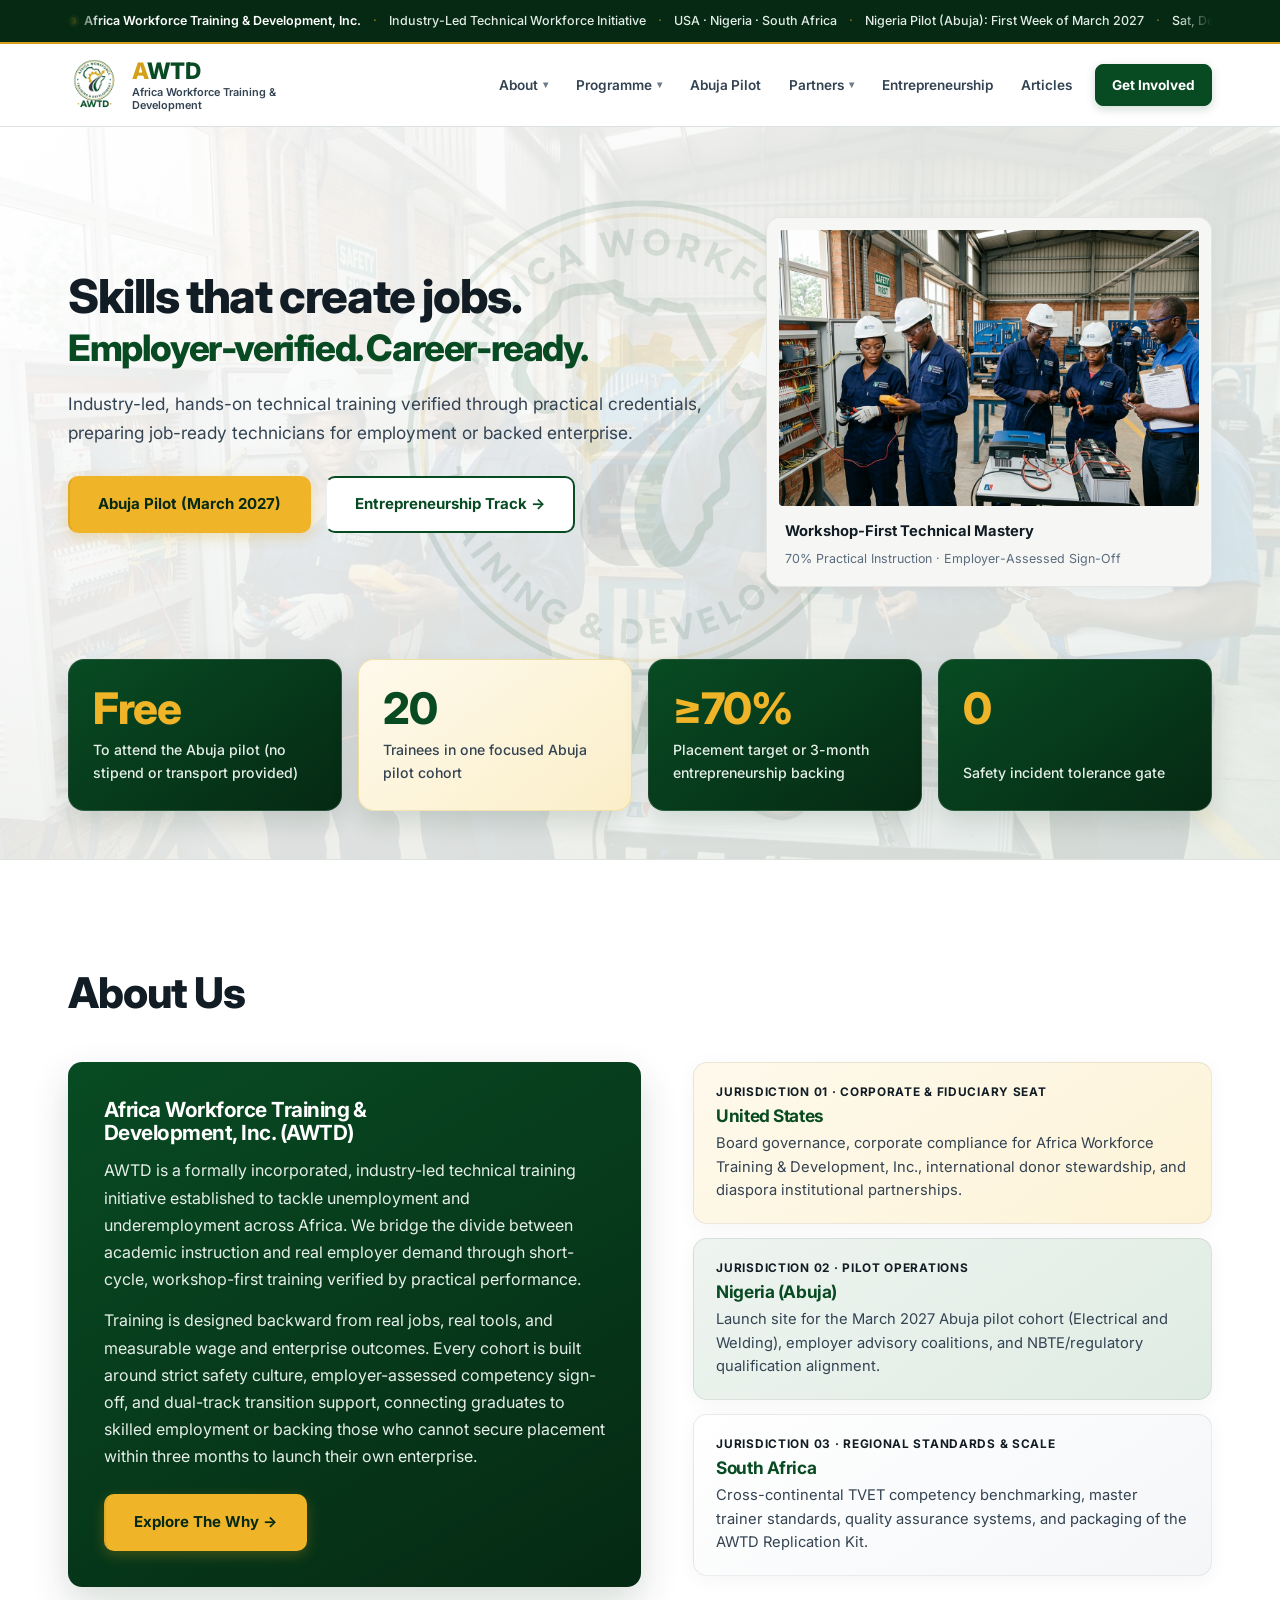
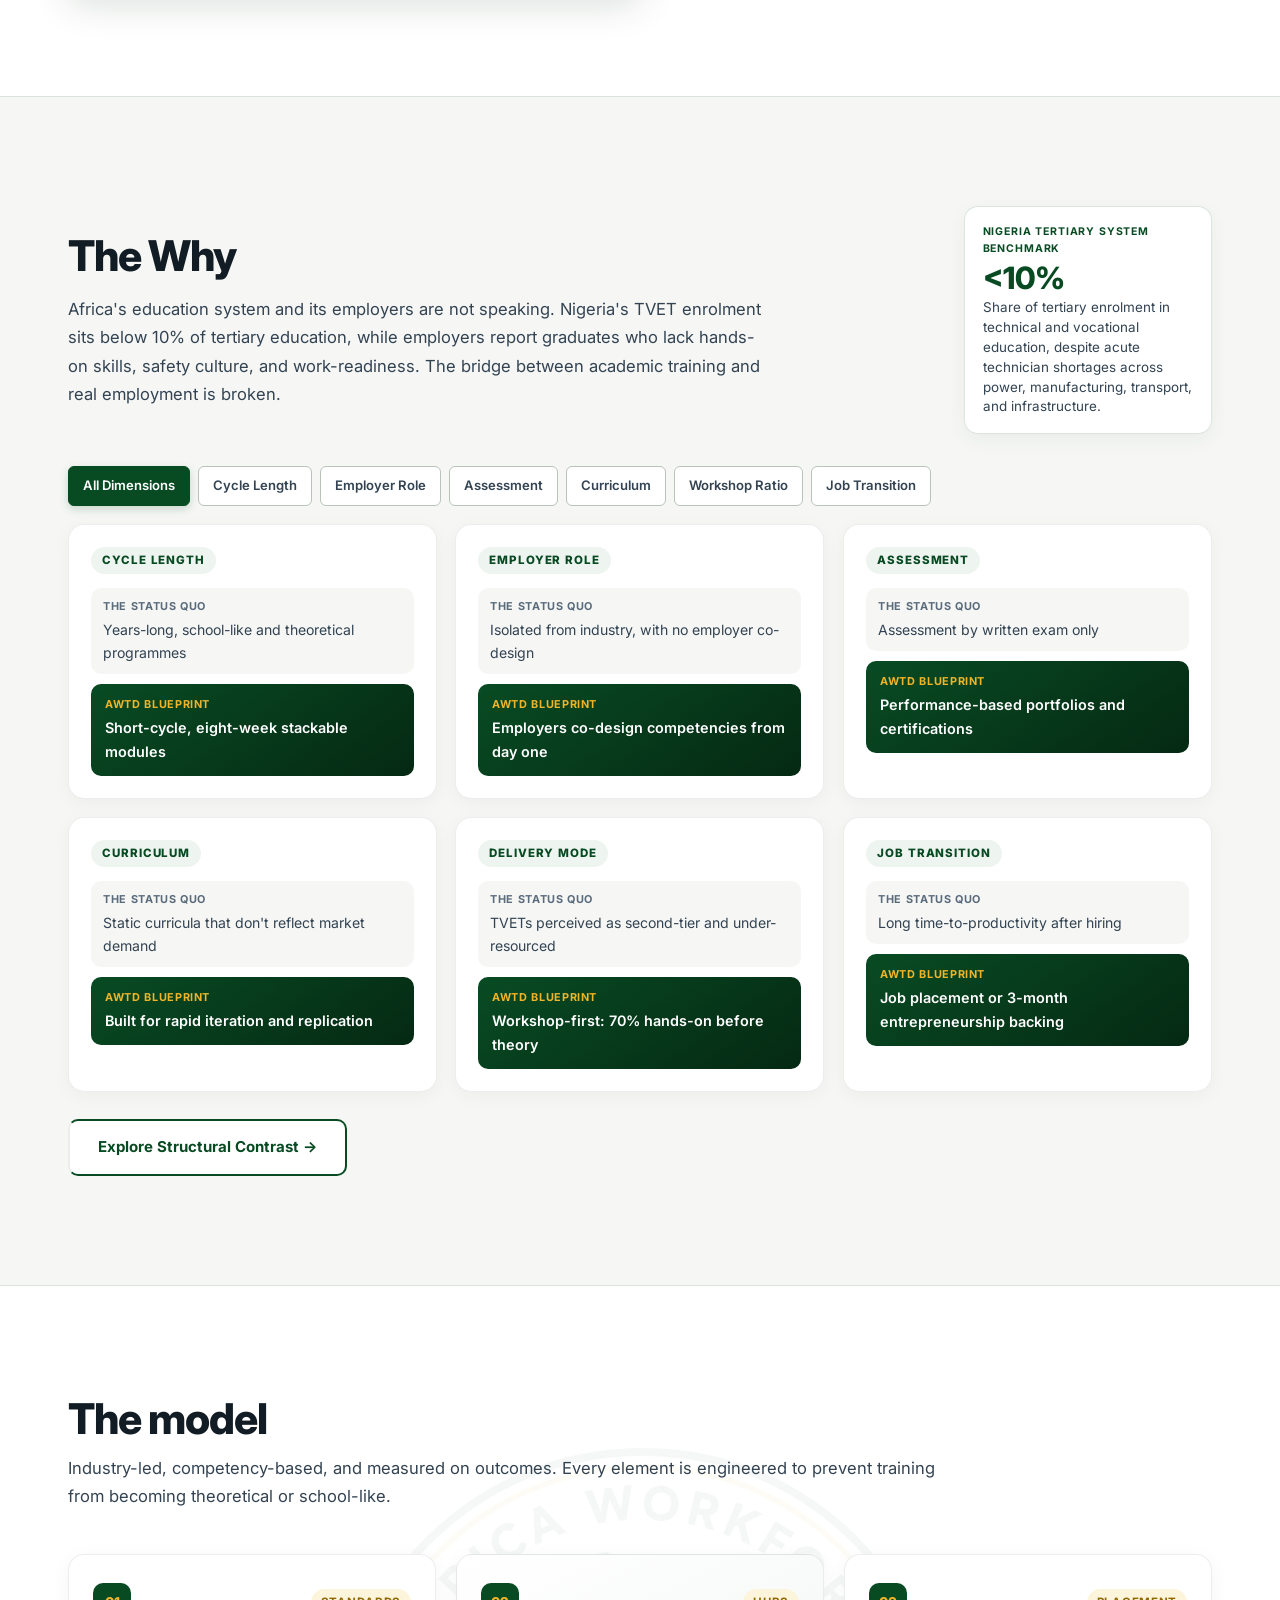
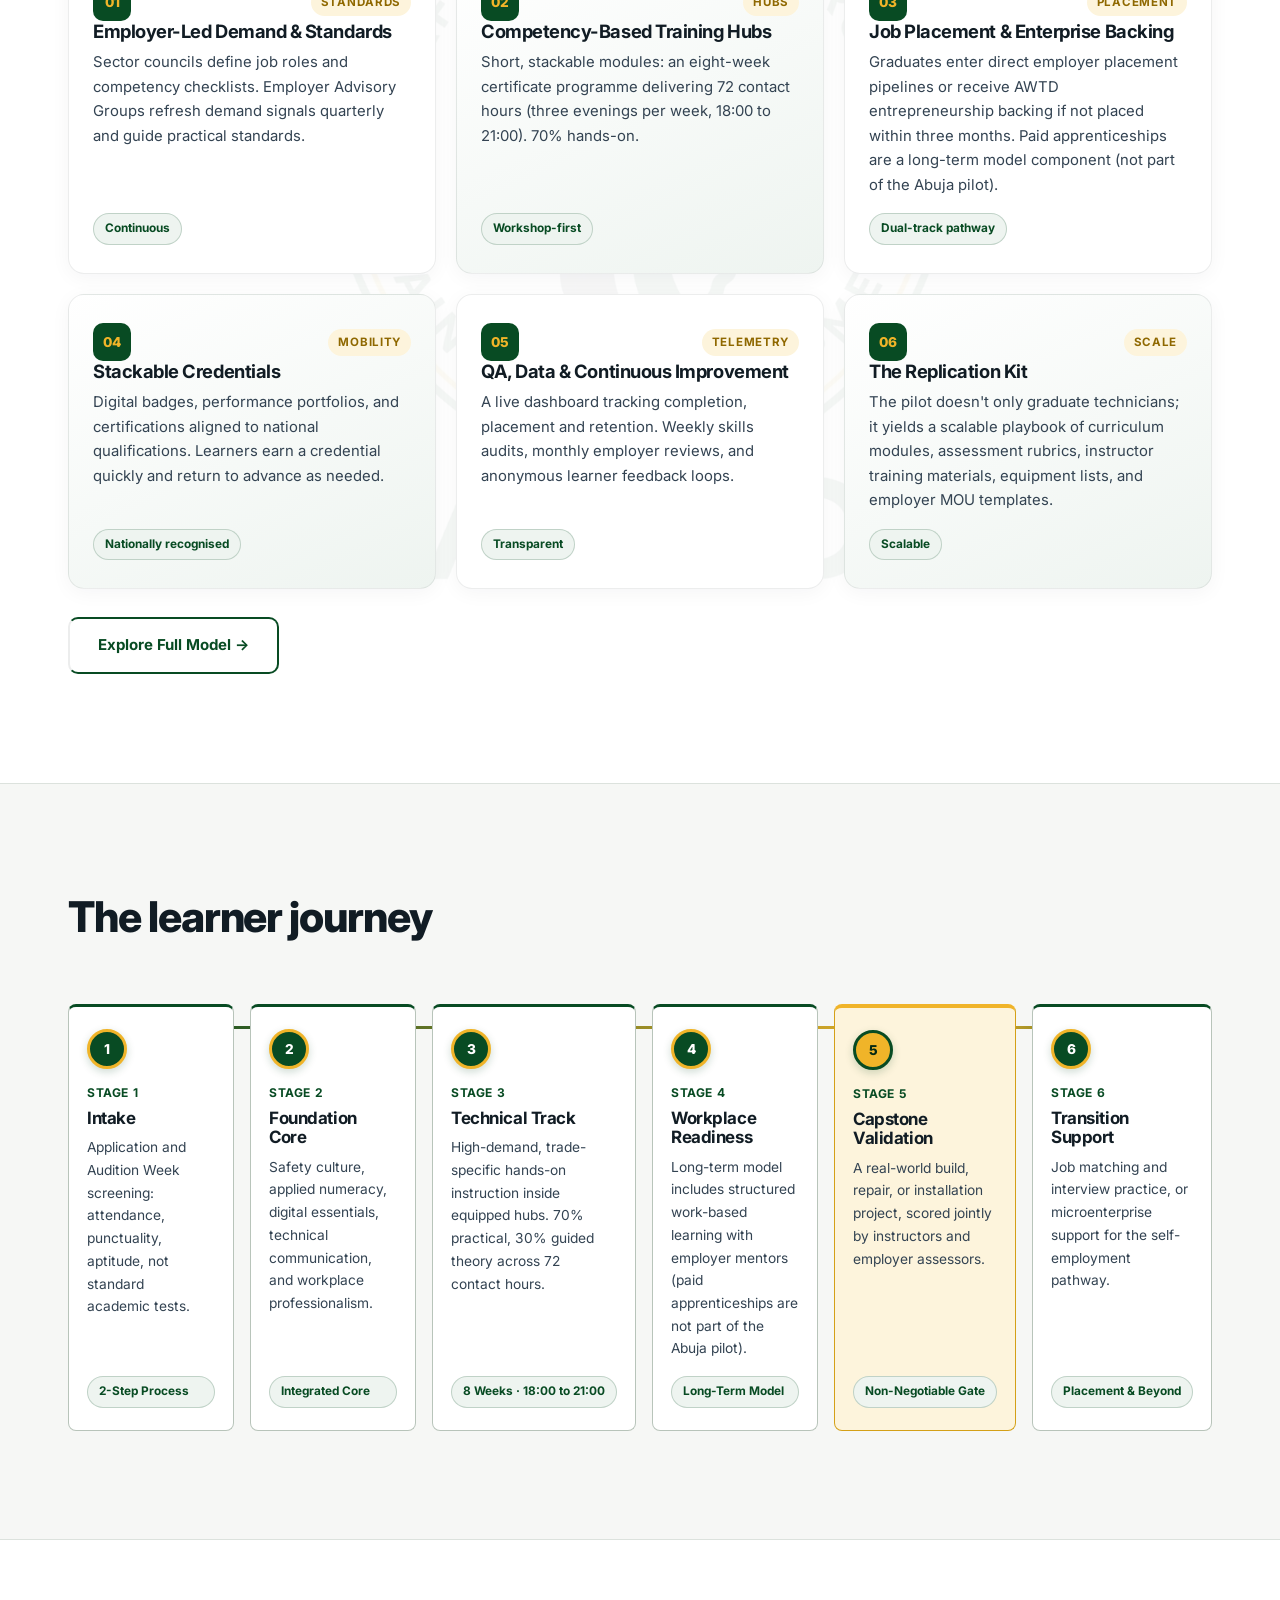
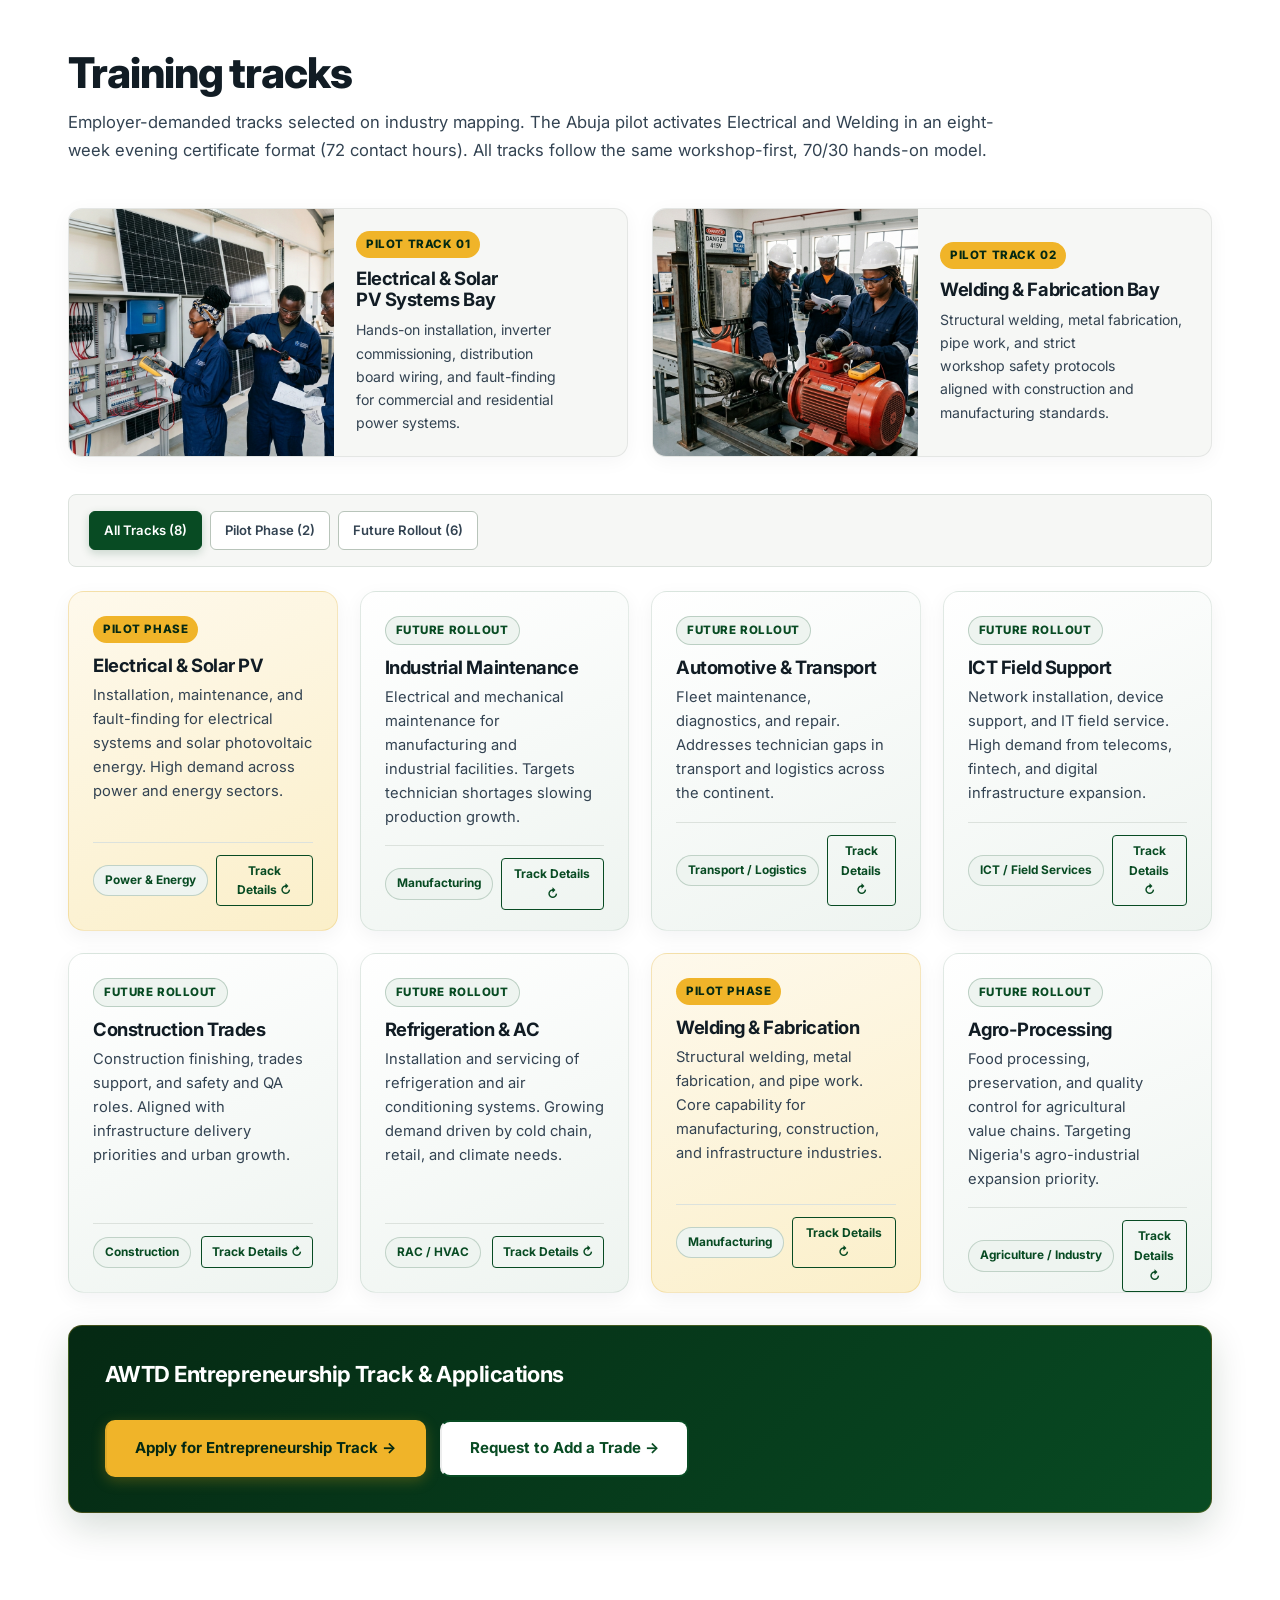
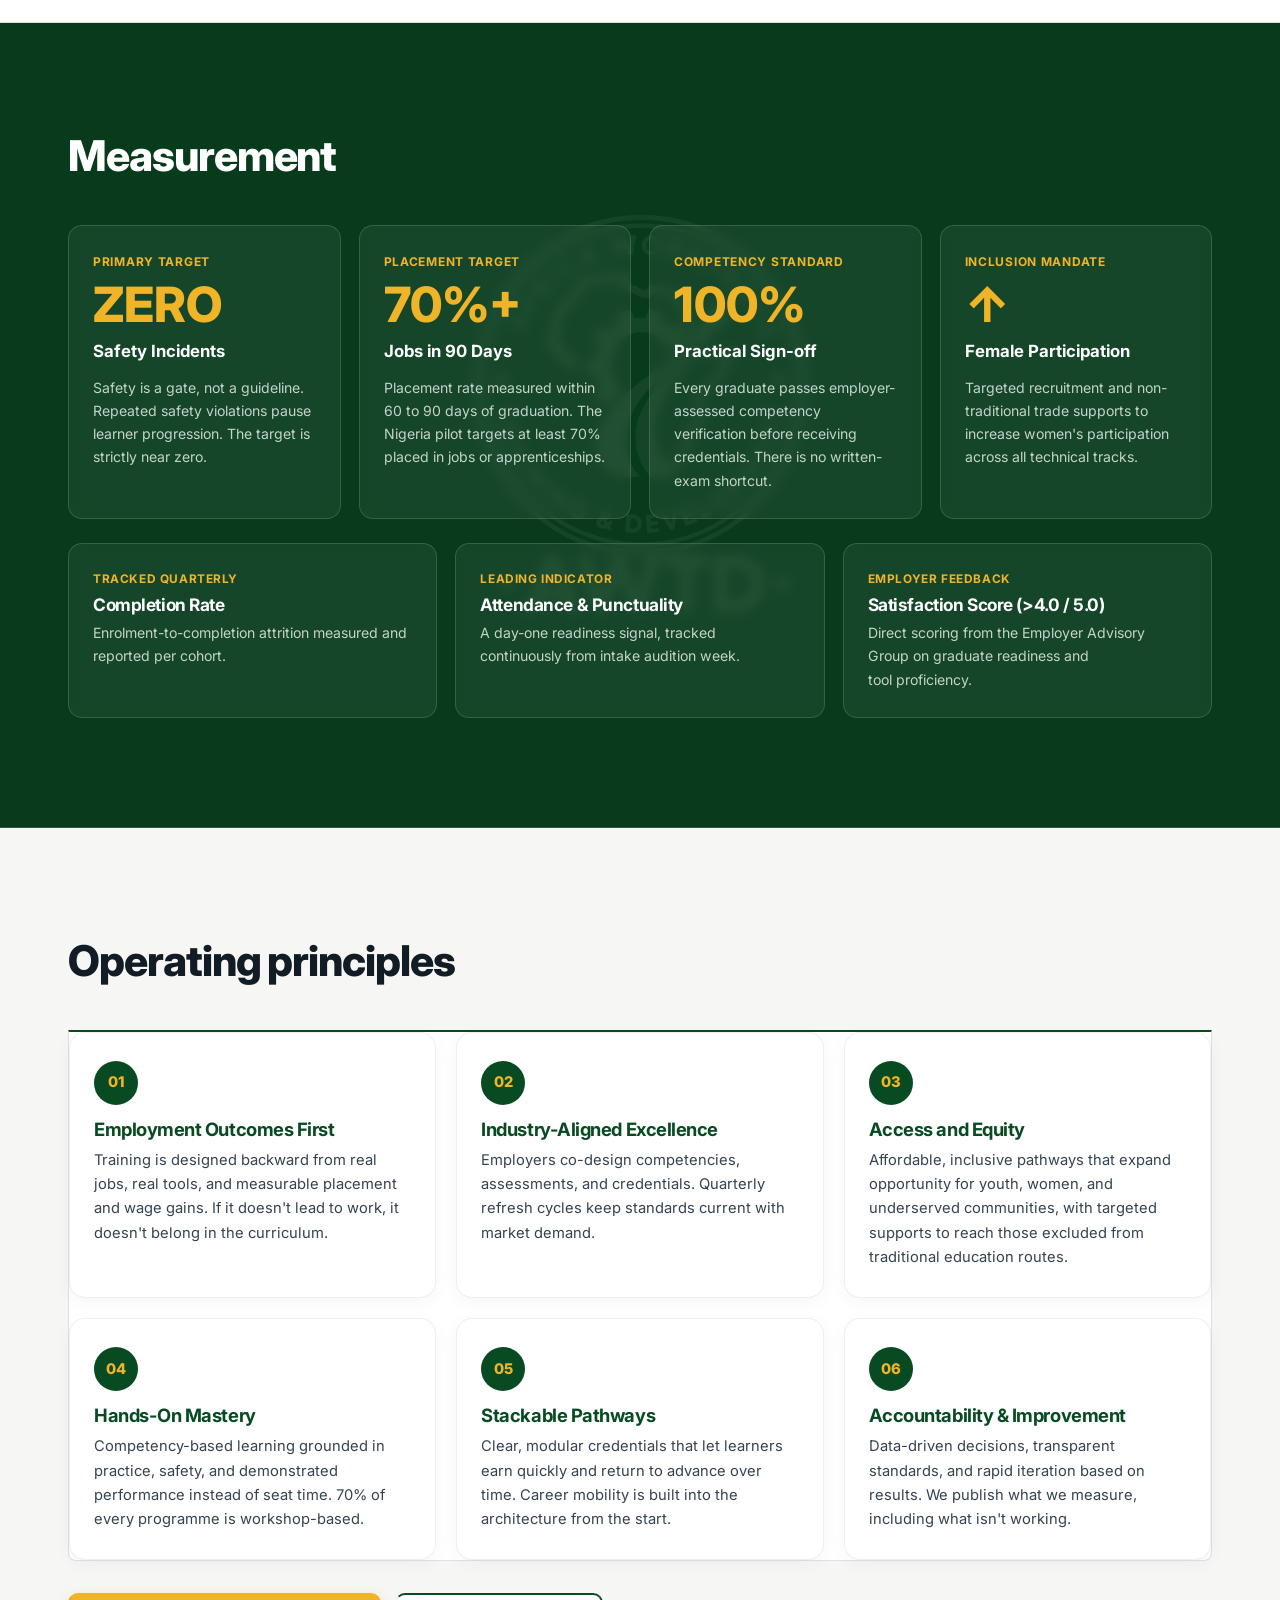
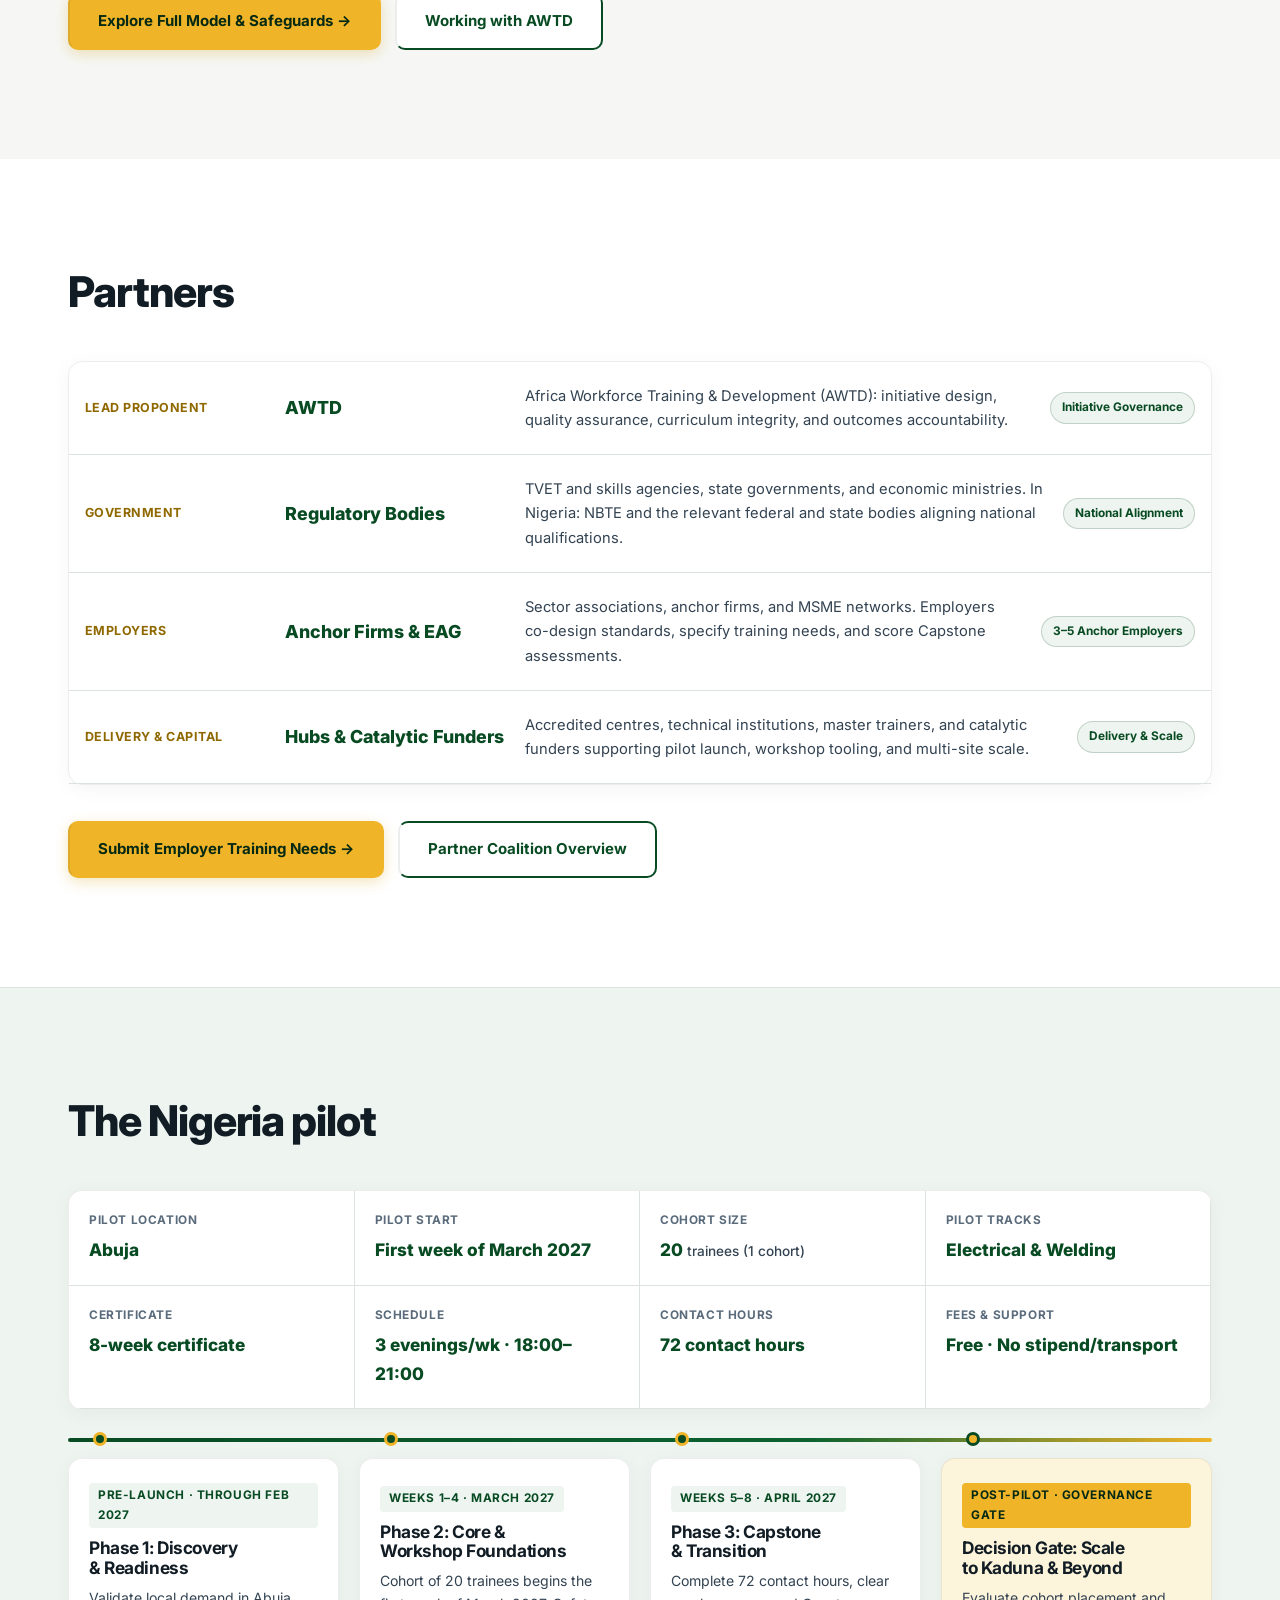
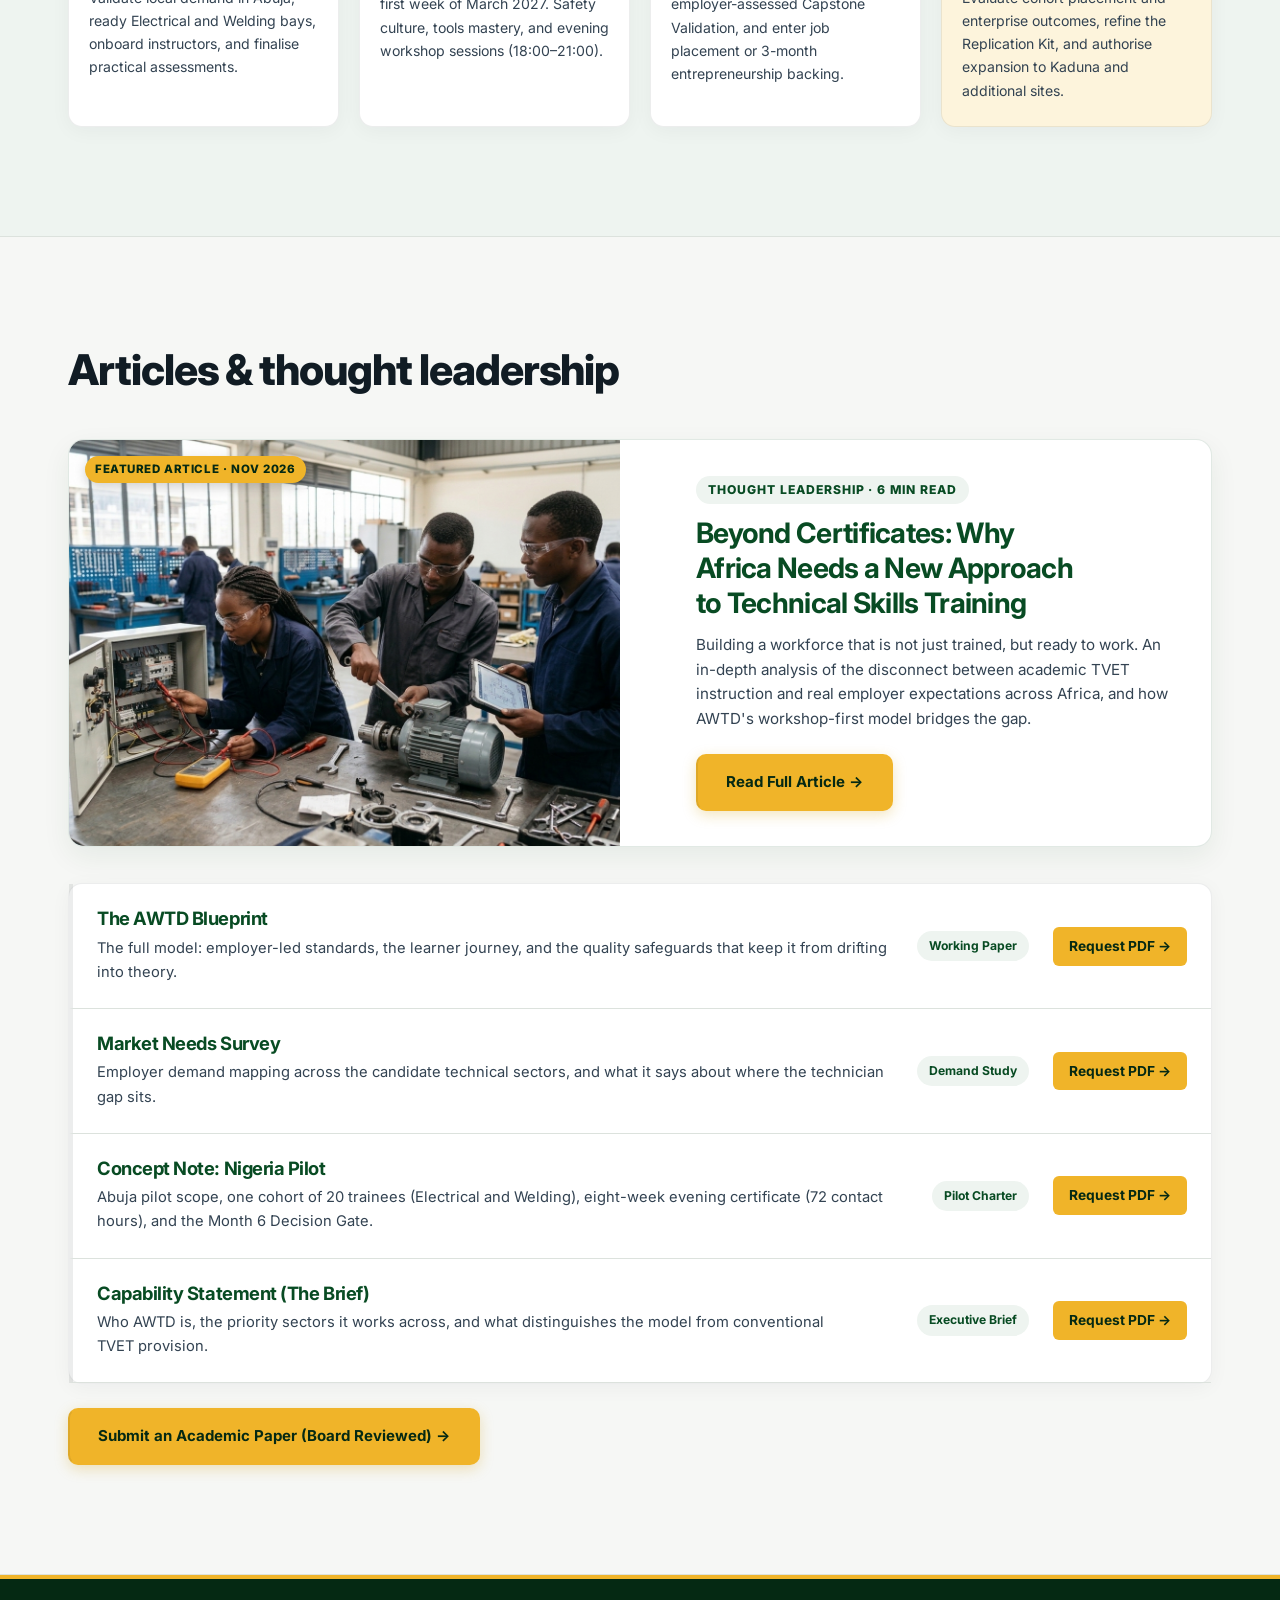
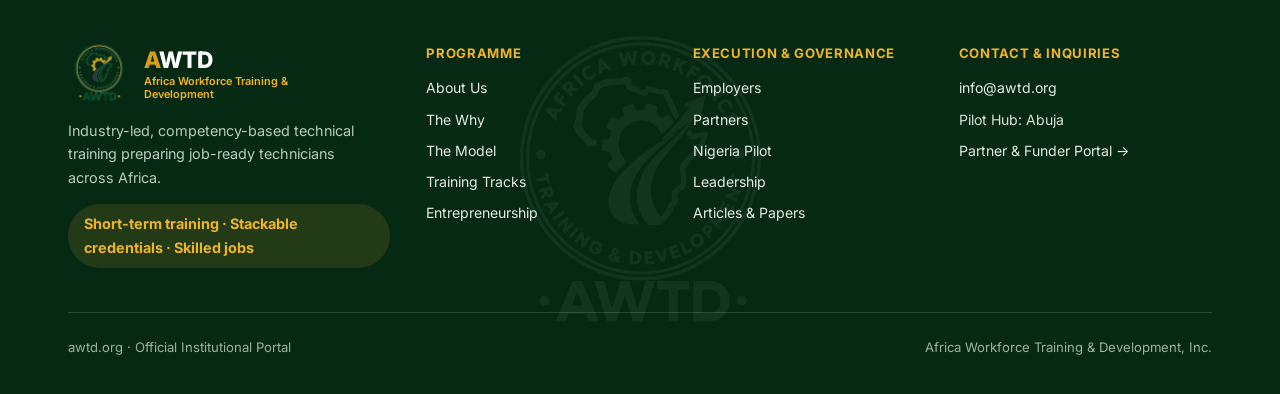
<file: index.html>
﻿<!DOCTYPE html>
<html lang="en">
<head>
  <meta charset="UTF-8">
  <meta name="viewport" content="width=device-width, initial-scale=1.0, viewport-fit=cover">
  <meta name="claude:viewport-fit-sides" content="cover">
  <meta name="description" content="Africa Workforce Training & Development (AWTD), Industry-led technical training delivering short-term, hands-on training and stackable credentials across Africa.">
  <title>AWTD, Africa Workforce Training &amp; Development</title>
  <link rel="icon" type="image/png" href="04%20Logos/awtd-logo-transparent.png">
  <link rel="preconnect" href="https://fonts.googleapis.com">
  <link rel="preconnect" href="https://fonts.gstatic.com" crossorigin>
  <link rel="stylesheet" href="https://fonts.googleapis.com/css2?family=Inter:wght@400;500;600;700;800&display=swap">
  <link rel="stylesheet" href="css/styles.css?v=20261121c">
</head>
<body>

<a class="skip-link" href="#mainContent">Skip to content</a>

<!-- ── INSTITUTIONAL TOP BAR ─────────────────────────────────── -->
<div class="topbar" role="region" aria-label="Institutional status and announcements">
  <div class="wrap topbar-in">
    <div class="topbar-marquee">
      <div class="topbar-track">
        <div class="topbar-meta">
          <span class="topbar-badge">
            <span class="topbar-dot" aria-hidden="true"></span>
            <span data-config="legal-name">Africa Workforce Training &amp; Development, Inc.</span>
          </span>
          <span class="topbar-sep" aria-hidden="true">·</span>
          <span>Industry-Led Technical Workforce Initiative</span>
          <span class="topbar-sep" aria-hidden="true">·</span>
          <span>USA · Nigeria · South Africa</span>
          <span class="topbar-sep" aria-hidden="true">·</span>
          <span>Nigeria Pilot (<span data-config="pilot-cities">Abuja</span>): First Week of March 2027</span>
          <span class="topbar-sep" aria-hidden="true">·</span>
          <span data-live-datetime></span>
        </div>
        <div class="topbar-meta topbar-meta--dup" aria-hidden="true">
          <span class="topbar-badge">
            <span class="topbar-dot"></span>
            <span>Africa Workforce Training &amp; Development, Inc.</span>
          </span>
          <span class="topbar-sep">·</span>
          <span>Industry-Led Technical Workforce Initiative</span>
          <span class="topbar-sep">·</span>
          <span>USA · Nigeria · South Africa</span>
          <span class="topbar-sep">·</span>
          <span>Nigeria Pilot (Abuja): First Week of March 2027</span>
          <span class="topbar-sep">·</span>
          <span data-live-datetime></span>
        </div>
      </div>
    </div>
  </div>
</div>
  </div>
</div>

<!-- ── PRIMARY NAVIGATION ────────────────────────────────────── -->
<nav class="nav" aria-label="Primary Navigation">
  <div class="wrap nav-in">
    <a class="mark" href="index.html" aria-label="AWTD, Africa Workforce Training & Development Home">
      <img class="mark-seal" src="04%20Logos/awtd-logo-transparent.png" alt="Official AWTD Logo" width="68" height="68">
      <div class="mark-text">
        <span class="mark-glyph"><em>A</em>WTD</span>
        <span class="mark-sub">Africa Workforce Training &amp; Development</span>
      </div>
    </a>

    <button class="nav-toggle" id="navToggle" type="button" aria-expanded="false" aria-controls="navLinks" aria-label="Toggle navigation menu">
      <span class="nav-toggle-bar"></span>
      <span class="nav-toggle-bar"></span>
      <span class="nav-toggle-bar"></span>
    </button>

    <div class="nav-links" id="navLinks">
      <div class="nav-item">
        <button type="button" class="nav-dropdown-trigger" aria-expanded="false" aria-haspopup="true">
          About <span class="nav-caret" aria-hidden="true">▾</span>
        </button>
        <div class="nav-dropdown-menu" role="menu">
          <a href="index.html#about" role="menuitem">About AWTD<span>Mission, vision &amp; 3 operating countries</span></a>
          <a href="problem.html" role="menuitem">The Why<span>Status Quo vs. AWTD Blueprint</span></a>
          <a href="leadership.html" role="menuitem">Leadership<span>9 seated officers across US, NG, ZA &amp; ET</span></a>
        </div>
      </div>

      <div class="nav-item">
        <button type="button" class="nav-dropdown-trigger" aria-expanded="false" aria-haspopup="true">
          Programme <span class="nav-caret" aria-hidden="true">▾</span>
        </button>
        <div class="nav-dropdown-menu" role="menu">
          <a href="model.html" role="menuitem">The Model<span>Operational pillars &amp; learner journey</span></a>
          <a href="tracks.html" role="menuitem">Training Tracks<span>Electrical, Welding &amp; future rollout</span></a>
          <a href="measurement.html" role="menuitem">Measurement &amp; QA<span>Quarterly KPIs &amp; safety gate</span></a>
        </div>
      </div>

      <a href="pilot.html">Abuja Pilot</a>

      <div class="nav-item">
        <button type="button" class="nav-dropdown-trigger" aria-expanded="false" aria-haspopup="true">
          Partners <span class="nav-caret" aria-hidden="true">▾</span>
        </button>
        <div class="nav-dropdown-menu" role="menu">
          <a href="employers.html" role="menuitem">Employer Needs<span>Tell us what training you require</span></a>
          <a href="partners.html" role="menuitem">Partner Coalition<span>Government, employers &amp; funders</span></a>
        </div>
      </div>

      <a href="entrepreneurship.html">Entrepreneurship</a>
      <a href="papers.html">Articles</a>
      <a class="nav-cta" href="get-involved.html">Get Involved</a>
    </div>
  </div>
</nav>

<main id="mainContent">

  <!-- ── HERO ──────────────────────────────────────────────────── -->
  <header class="hero" id="top">
    <div class="wrap">
      <div class="hero-editorial">
        <div class="hero-copy">
          <h1>Skills that create jobs.<em>Employer-verified. Career-ready.</em></h1>
          <p class="hero-lead">Industry-led, hands-on technical training verified through practical credentials, preparing job-ready technicians for employment or backed enterprise.</p>
          <div class="btns">
            <a class="btn btn-p" href="pilot.html">Abuja Pilot (March 2027)</a>
            <a class="btn btn-s" href="entrepreneurship.html">Entrepreneurship Track →</a>
          </div>
        </div>

        <div class="hero-frame">
          <div class="hero-plate">
            <img class="hero-photo" src="05%20Images/hero-workshop.jpg" alt="Technical trainees wiring an industrial electrical distribution panel and solar inverter under instructor competency supervision" width="800" height="540">
            <div class="hero-caption-bar">
              <div class="hero-caption-meta">
                <strong>Workshop-First Technical Mastery</strong>
                <span>70% Practical Instruction · Employer-Assessed Sign-Off</span>
              </div>
            </div>
          </div>
        </div>
      </div>

      <!-- 4-Column Value-Proposition Programme Ledger -->
      <div class="stats-ledger" aria-label="Key Value Propositions">
        <div class="stat-cell">
          <b>Free</b>
          <span>To attend the Abuja pilot (no stipend or transport provided)</span>
        </div>
        <div class="stat-cell">
          <b data-stat-target="20" data-stat-suffix="">20</b>
          <span>Trainees in one focused Abuja pilot cohort</span>
        </div>
        <div class="stat-cell">
          <b>≥70%</b>
          <span>Placement target or 3-month entrepreneurship backing</span>
        </div>
        <div class="stat-cell">
          <b data-stat-target="0" data-stat-suffix="">0</b>
          <span>Safety incident tolerance gate</span>
        </div>
      </div>
    </div>
  </header>

  <!-- ── ABOUT US ──────────────────────────────────────────────── -->
  <section class="band reveal" id="about" aria-labelledby="heading-about">
    <div class="wrap">
      <div class="sec-head sec-head--stacked">
        <h2 class="h-sec" id="heading-about">About Us</h2>
      </div>

      <div class="about-grid">
        <div class="about-statement">
          <h3>Africa Workforce Training &amp; Development, Inc. (AWTD)</h3>
          <p>AWTD is a formally incorporated, industry-led technical training initiative established to tackle unemployment and underemployment across Africa. We bridge the divide between academic instruction and real employer demand through short-cycle, workshop-first training verified by practical performance.</p>
          <p>Training is designed backward from real jobs, real tools, and measurable wage and enterprise outcomes. Every cohort is built around strict safety culture, employer-assessed competency sign-off, and dual-track transition support, connecting graduates to skilled employment or backing those who cannot secure placement within three months to launch their own enterprise.</p>
          <div class="btns" style="margin-top:24px">
            <a class="btn btn-p" href="problem.html">Explore The Why →</a>
          </div>
        </div>

        <div class="country-strip" role="list" aria-label="Three Operating Countries">
          <div class="country-card" role="listitem">
            <span class="k">Jurisdiction 01 · Corporate &amp; Fiduciary Seat</span>
            <h4>United States</h4>
            <p>Board governance, corporate compliance for Africa Workforce Training &amp; Development, Inc., international donor stewardship, and diaspora institutional partnerships.</p>
          </div>

          <div class="country-card" role="listitem">
            <span class="k">Jurisdiction 02 · Pilot Operations</span>
            <h4>Nigeria (<span data-config="pilot-cities">Abuja</span>)</h4>
            <p>Launch site for the March 2027 Abuja pilot cohort (Electrical and Welding), employer advisory coalitions, and NBTE/regulatory qualification alignment.</p>
          </div>

          <div class="country-card" role="listitem">
            <span class="k">Jurisdiction 03 · Regional Standards &amp; Scale</span>
            <h4>South Africa</h4>
            <p>Cross-continental TVET competency benchmarking, master trainer standards, quality assurance systems, and packaging of the AWTD Replication Kit.</p>
          </div>
        </div>
      </div>
    </div>
  </section>

  <!-- ── THE WHY (HORIZONTAL LANDSCAPE COMPARISON) ──────────────── -->
  <section class="band band--stone reveal" id="problem" aria-labelledby="heading-problem">
    <div class="wrap">
      <div class="why-landscape-top">
        <div class="problem-narrative">
          <h2 class="h-sec" id="heading-problem">The Why</h2>
          <p class="lead">Africa's education system and its employers are not speaking. Nigeria's TVET enrolment sits below 10% of tertiary education, while employers report graduates who lack hands-on skills, safety culture, and work-readiness. The bridge between academic training and real employment is broken.</p>
        </div>

        <div class="problem-callout">
          <span class="problem-callout-label">Nigeria Tertiary System Benchmark</span>
          <strong>&lt;10%</strong>
          <p>Share of tertiary enrolment in technical and vocational education, despite acute technician shortages across power, manufacturing, transport, and infrastructure.</p>
        </div>
      </div>

      <div class="contrast-controls" role="group" aria-label="Filter comparison dimensions">
        <button type="button" class="filter-btn is-active" data-contrast-dim="all" aria-pressed="true">All Dimensions</button>
        <button type="button" class="filter-btn" data-contrast-dim="cycle" aria-pressed="false">Cycle Length</button>
        <button type="button" class="filter-btn" data-contrast-dim="industry" aria-pressed="false">Employer Role</button>
        <button type="button" class="filter-btn" data-contrast-dim="assessment" aria-pressed="false">Assessment</button>
        <button type="button" class="filter-btn" data-contrast-dim="curriculum" aria-pressed="false">Curriculum</button>
        <button type="button" class="filter-btn" data-contrast-dim="workshop" aria-pressed="false">Workshop Ratio</button>
        <button type="button" class="filter-btn" data-contrast-dim="transition" aria-pressed="false">Job Transition</button>
      </div>

      <div class="why-landscape-table" role="region" aria-label="Status Quo versus AWTD Blueprint comparison">
        <article class="why-landscape-card" data-dim="cycle">
          <span class="why-landscape-dim">Cycle Length</span>
          <div class="why-landscape-pair">
            <div class="why-pair-quo"><strong>The Status Quo</strong>Years-long, school-like and theoretical programmes</div>
            <div class="why-pair-awtd"><strong>AWTD Blueprint</strong>Short-cycle, eight-week stackable modules</div>
          </div>
        </article>

        <article class="why-landscape-card" data-dim="industry">
          <span class="why-landscape-dim">Employer Role</span>
          <div class="why-landscape-pair">
            <div class="why-pair-quo"><strong>The Status Quo</strong>Isolated from industry, with no employer co-design</div>
            <div class="why-pair-awtd"><strong>AWTD Blueprint</strong>Employers co-design competencies from day one</div>
          </div>
        </article>

        <article class="why-landscape-card" data-dim="assessment">
          <span class="why-landscape-dim">Assessment</span>
          <div class="why-landscape-pair">
            <div class="why-pair-quo"><strong>The Status Quo</strong>Assessment by written exam only</div>
            <div class="why-pair-awtd"><strong>AWTD Blueprint</strong>Performance-based portfolios and certifications</div>
          </div>
        </article>

        <article class="why-landscape-card" data-dim="curriculum">
          <span class="why-landscape-dim">Curriculum</span>
          <div class="why-landscape-pair">
            <div class="why-pair-quo"><strong>The Status Quo</strong>Static curricula that don't reflect market demand</div>
            <div class="why-pair-awtd"><strong>AWTD Blueprint</strong>Built for rapid iteration and replication</div>
          </div>
        </article>

        <article class="why-landscape-card" data-dim="workshop">
          <span class="why-landscape-dim">Delivery Mode</span>
          <div class="why-landscape-pair">
            <div class="why-pair-quo"><strong>The Status Quo</strong>TVETs perceived as second-tier and under-resourced</div>
            <div class="why-pair-awtd"><strong>AWTD Blueprint</strong>Workshop-first: 70% hands-on before theory</div>
          </div>
        </article>

        <article class="why-landscape-card" data-dim="transition">
          <span class="why-landscape-dim">Job Transition</span>
          <div class="why-landscape-pair">
            <div class="why-pair-quo"><strong>The Status Quo</strong>Long time-to-productivity after hiring</div>
            <div class="why-pair-awtd"><strong>AWTD Blueprint</strong>Job placement or 3-month entrepreneurship backing</div>
          </div>
        </article>
      </div>

      <div class="btns" style="margin-top:28px">
        <a class="btn btn-s" href="problem.html">Explore Structural Contrast →</a>
      </div>
    </div>
  </section>

  <!-- ── THE MODEL ─────────────────────────────────────────────── -->
  <section class="band reveal" id="model" aria-labelledby="heading-model">
    <div class="wrap">
      <div class="sec-head sec-head--stacked">
        <h2 class="h-sec" id="heading-model">The model</h2>
        <p class="lead">Industry-led, competency-based, and measured on outcomes. Every element is engineered to prevent training from becoming theoretical or school-like.</p>
      </div>

      <div class="model-bento-grid" role="list">
        <article class="model-card" role="listitem">
          <div>
            <div class="model-card-head">
              <span class="model-card-num">01</span>
              <span class="model-card-kicker">Standards</span>
            </div>
            <h3>Employer-Led Demand &amp; Standards</h3>
            <p>Sector councils define job roles and competency checklists. Employer Advisory Groups refresh demand signals quarterly and guide practical standards.</p>
          </div>
          <span class="tag">Continuous</span>
        </article>

        <article class="model-card" role="listitem">
          <div>
            <div class="model-card-head">
              <span class="model-card-num">02</span>
              <span class="model-card-kicker">Hubs</span>
            </div>
            <h3>Competency-Based Training Hubs</h3>
            <p>Short, stackable modules: an eight-week certificate programme delivering 72 contact hours (three evenings per week, 18:00 to 21:00). 70% hands-on.</p>
          </div>
          <span class="tag">Workshop-first</span>
        </article>

        <article class="model-card" role="listitem">
          <div>
            <div class="model-card-head">
              <span class="model-card-num">03</span>
              <span class="model-card-kicker">Placement</span>
            </div>
            <h3>Job Placement &amp; Enterprise Backing</h3>
            <p>Graduates enter direct employer placement pipelines or receive AWTD entrepreneurship backing if not placed within three months. Paid apprenticeships are a long-term model component (not part of the Abuja pilot).</p>
          </div>
          <span class="tag">Dual-track pathway</span>
        </article>

        <article class="model-card" role="listitem">
          <div>
            <div class="model-card-head">
              <span class="model-card-num">04</span>
              <span class="model-card-kicker">Mobility</span>
            </div>
            <h3>Stackable Credentials</h3>
            <p>Digital badges, performance portfolios, and certifications aligned to national qualifications. Learners earn a credential quickly and return to advance as needed.</p>
          </div>
          <span class="tag">Nationally recognised</span>
        </article>

        <article class="model-card" role="listitem">
          <div>
            <div class="model-card-head">
              <span class="model-card-num">05</span>
              <span class="model-card-kicker">Telemetry</span>
            </div>
            <h3>QA, Data &amp; Continuous Improvement</h3>
            <p>A live dashboard tracking completion, placement and retention. Weekly skills audits, monthly employer reviews, and anonymous learner feedback loops.</p>
          </div>
          <span class="tag">Transparent</span>
        </article>

        <article class="model-card" role="listitem">
          <div>
            <div class="model-card-head">
              <span class="model-card-num">06</span>
              <span class="model-card-kicker">Scale</span>
            </div>
            <h3>The Replication Kit</h3>
            <p>The pilot doesn't only graduate technicians; it yields a scalable playbook of curriculum modules, assessment rubrics, instructor training materials, equipment lists, and employer MOU templates.</p>
          </div>
          <span class="tag">Scalable</span>
        </article>
      </div>

      <div class="btns" style="margin-top:28px">
        <a class="btn btn-s" href="model.html">Explore Full Model →</a>
      </div>
    </div>
  </section>

  <!-- ── THE LEARNER JOURNEY ───────────────────────────────────── -->
  <section class="band band--stone reveal" id="journey" aria-labelledby="heading-journey">
    <div class="wrap">
      <div class="sec-head sec-head--stacked">
        <h2 class="h-sec" id="heading-journey">The learner journey</h2>
      </div>

      <div>
        <div class="pipeline-track" role="list" aria-label="Six-stage learner progression">
          <div class="pipeline-stage" role="listitem">
            <div class="pipeline-node" aria-hidden="true">1</div>
            <span class="step-n">Stage 1</span>
            <h3>Intake</h3>
            <p>Application and Audition Week screening: attendance, punctuality, aptitude, not standard academic tests.</p>
            <span class="tag">2-Step Process</span>
          </div>

          <div class="pipeline-stage" role="listitem">
            <div class="pipeline-node" aria-hidden="true">2</div>
            <span class="step-n">Stage 2</span>
            <h3>Foundation Core</h3>
            <p>Safety culture, applied numeracy, digital essentials, technical communication, and workplace professionalism.</p>
            <span class="tag">Integrated Core</span>
          </div>

          <div class="pipeline-stage" role="listitem">
            <div class="pipeline-node" aria-hidden="true">3</div>
            <span class="step-n">Stage 3</span>
            <h3>Technical Track</h3>
            <p>High-demand, trade-specific hands-on instruction inside equipped hubs. 70% practical, 30% guided theory across 72 contact hours.</p>
            <span class="tag">8 Weeks · 18:00 to 21:00</span>
          </div>

          <div class="pipeline-stage" role="listitem">
            <div class="pipeline-node" aria-hidden="true">4</div>
            <span class="step-n">Stage 4</span>
            <h3>Workplace Readiness</h3>
            <p>Long-term model includes structured work-based learning with employer mentors (paid apprenticeships are not part of the Abuja pilot).</p>
            <span class="tag">Long-Term Model</span>
          </div>

          <div class="pipeline-stage pipeline-stage--gate" role="listitem">
            <div class="pipeline-node" aria-hidden="true">5</div>
            <span class="step-n">Stage 5</span>
            <h3>Capstone Validation</h3>
            <p>A real-world build, repair, or installation project, scored jointly by instructors and employer assessors.</p>
            <span class="tag">Non-Negotiable Gate</span>
          </div>

          <div class="pipeline-stage" role="listitem">
            <div class="pipeline-node" aria-hidden="true">6</div>
            <span class="step-n">Stage 6</span>
            <h3>Transition Support</h3>
            <p>Job matching and interview practice, or microenterprise support for the self-employment pathway.</p>
            <span class="tag">Placement &amp; Beyond</span>
          </div>
        </div>
      </div>
    </div>
  </section>

  <!-- ── TRAINING TRACKS ───────────────────────────────────────── -->
  <section class="band reveal" id="tracks" aria-labelledby="heading-tracks">
    <div class="wrap">
      <div class="sec-head sec-head--stacked">
        <h2 class="h-sec" id="heading-tracks">Training tracks</h2>
        <p class="lead">Employer-demanded tracks selected on industry mapping. The Abuja pilot activates Electrical and Welding in an eight-week evening certificate format (72 contact hours). All tracks follow the same workshop-first, 70/30 hands-on model.</p>
      </div>

      <!-- Documentary Workshop Strip -->
      <div class="workshop-feature-strip" aria-label="Abuja pilot workshop environments">
        <div class="workshop-feature-item">
          <img src="05%20Images/solar-electrical-bay.jpg" alt="Trainees testing solar photovoltaic panels and electrical distribution switchgear" width="600" height="338" loading="lazy">
          <div class="workshop-feature-caption">
            <span class="chip">Pilot Track 01</span>
            <h3>Electrical &amp; Solar PV Systems Bay</h3>
            <p>Hands-on installation, inverter commissioning, distribution board wiring, and fault-finding for commercial and residential power systems.</p>
          </div>
        </div>
        <div class="workshop-feature-item">
          <img src="05%20Images/industrial-maintenance-bay.jpg" alt="Technicians working in an industrial fabrication and welding workshop bay" width="600" height="338" loading="lazy">
          <div class="workshop-feature-caption">
            <span class="chip">Pilot Track 02</span>
            <h3>Welding &amp; Fabrication Bay</h3>
            <p>Structural welding, metal fabrication, pipe work, and strict workshop safety protocols aligned with construction and manufacturing standards.</p>
          </div>
        </div>
      </div>

      <!-- Filter & Movable Pilot Status Toolbar -->
      <div class="tracks-toolbar" aria-label="Filter training tracks">
        <div class="track-filters" role="group" aria-label="Track phase filter">
          <button type="button" class="filter-btn is-active" data-track-filter="all" aria-pressed="true">All Tracks (8)</button>
          <button type="button" class="filter-btn" data-track-filter="pilot" aria-pressed="false">Pilot Phase (<span data-filter-count="pilot">2</span>)</button>
          <button type="button" class="filter-btn" data-track-filter="future" aria-pressed="false">Future Rollout (<span data-filter-count="future">6</span>)</button>
        </div>
        <span id="trackPilotStatus" style="font-size:0.84rem;font-weight:700;color:var(--forest)" aria-live="polite"></span>
      </div>

      <!-- 8 Interactive 3D Flip Dossier Cards -->
      <div class="tracks-flip-grid" id="tracksGrid">
        <!-- Track 1 -->
        <article class="track-card" data-track-id="electrical-solar" data-pilot="true">
          <div class="track-card-inner">
            <div class="track-face track-face--front">
              <div class="track-top">
                <span class="chip">Pilot phase</span>
              </div>
              <h3>Electrical &amp; Solar PV</h3>
              <p>Installation, maintenance, and fault-finding for electrical systems and solar photovoltaic energy. High demand across power and energy sectors.</p>
              <div class="track-footer">
                <div class="track-actions-row">
                  <span class="tag">Power &amp; Energy</span>
                  <button type="button" class="track-flip-btn" aria-expanded="false">Track Details ↻</button>
                </div>
              </div>
            </div>
            <div class="track-face track-face--back">
              <div class="track-top">
                <span class="track-back-eyebrow">Track Standard</span>
              </div>
              <h4>Electrical &amp; Solar PV</h4>
              <div class="track-spec-list">
                <div class="track-spec-row"><span>Workshop Ratio</span><strong>70% Practical / 30% Theory</strong></div>
                <div class="track-spec-row"><span>Track Duration</span><strong>8-Week Certificate (72 hrs)</strong></div>
                <div class="track-spec-row"><span>Sector</span><strong>Power &amp; Energy</strong></div>
                <div class="track-spec-row"><span>Sign-off Gate</span><strong>Capstone Validation Project</strong></div>
              </div>
              <div class="track-actions-row">
                <span class="tag">Employer-Verified</span>
                <button type="button" class="track-flip-btn" aria-expanded="true">← Back</button>
              </div>
            </div>
          </div>
        </article>

        <!-- Track 2 -->
        <article class="track-card" data-track-id="industrial-maintenance" data-pilot="false">
          <div class="track-card-inner">
            <div class="track-face track-face--front">
              <div class="track-top">
                <span class="chip chip--future">Future rollout</span>
              </div>
              <h3>Industrial Maintenance</h3>
              <p>Electrical and mechanical maintenance for manufacturing and industrial facilities. Targets technician shortages slowing production growth.</p>
              <div class="track-footer">
                <div class="track-actions-row">
                  <span class="tag">Manufacturing</span>
                  <button type="button" class="track-flip-btn" aria-expanded="false">Track Details ↻</button>
                </div>
              </div>
            </div>
            <div class="track-face track-face--back">
              <div class="track-top">
                <span class="track-back-eyebrow">Track Standard</span>
              </div>
              <h4>Industrial Maintenance</h4>
              <div class="track-spec-list">
                <div class="track-spec-row"><span>Workshop Ratio</span><strong>70% Practical / 30% Theory</strong></div>
                <div class="track-spec-row"><span>Track Duration</span><strong>8-Week Certificate (72 hrs)</strong></div>
                <div class="track-spec-row"><span>Sector</span><strong>Manufacturing</strong></div>
                <div class="track-spec-row"><span>Sign-off Gate</span><strong>Capstone Validation Project</strong></div>
              </div>
              <div class="track-actions-row">
                <span class="tag">Employer-Verified</span>
                <button type="button" class="track-flip-btn" aria-expanded="true">← Back</button>
              </div>
            </div>
          </div>
        </article>

        <!-- Track 3 -->
        <article class="track-card" data-track-id="automotive-transport" data-pilot="false">
          <div class="track-card-inner">
            <div class="track-face track-face--front">
              <div class="track-top">
                <span class="chip chip--future">Future rollout</span>
              </div>
              <h3>Automotive &amp; Transport</h3>
              <p>Fleet maintenance, diagnostics, and repair. Addresses technician gaps in transport and logistics across the continent.</p>
              <div class="track-footer">
                <div class="track-actions-row">
                  <span class="tag">Transport / Logistics</span>
                  <button type="button" class="track-flip-btn" aria-expanded="false">Track Details ↻</button>
                </div>
              </div>
            </div>
            <div class="track-face track-face--back">
              <div class="track-top">
                <span class="track-back-eyebrow">Track Standard</span>
              </div>
              <h4>Automotive &amp; Transport</h4>
              <div class="track-spec-list">
                <div class="track-spec-row"><span>Workshop Ratio</span><strong>70% Practical / 30% Theory</strong></div>
                <div class="track-spec-row"><span>Track Duration</span><strong>8-Week Certificate (72 hrs)</strong></div>
                <div class="track-spec-row"><span>Sector</span><strong>Transport / Logistics</strong></div>
                <div class="track-spec-row"><span>Sign-off Gate</span><strong>Capstone Validation Project</strong></div>
              </div>
              <div class="track-actions-row">
                <span class="tag">Employer-Verified</span>
                <button type="button" class="track-flip-btn" aria-expanded="true">← Back</button>
              </div>
            </div>
          </div>
        </article>

        <!-- Track 4 -->
        <article class="track-card" data-track-id="ict-field-support" data-pilot="false">
          <div class="track-card-inner">
            <div class="track-face track-face--front">
              <div class="track-top">
                <span class="chip chip--future">Future rollout</span>
              </div>
              <h3>ICT Field Support</h3>
              <p>Network installation, device support, and IT field service. High demand from telecoms, fintech, and digital infrastructure expansion.</p>
              <div class="track-footer">
                <div class="track-actions-row">
                  <span class="tag">ICT / Field Services</span>
                  <button type="button" class="track-flip-btn" aria-expanded="false">Track Details ↻</button>
                </div>
              </div>
            </div>
            <div class="track-face track-face--back">
              <div class="track-top">
                <span class="track-back-eyebrow">Track Standard</span>
              </div>
              <h4>ICT Field Support</h4>
              <div class="track-spec-list">
                <div class="track-spec-row"><span>Workshop Ratio</span><strong>70% Practical / 30% Theory</strong></div>
                <div class="track-spec-row"><span>Track Duration</span><strong>8-Week Certificate (72 hrs)</strong></div>
                <div class="track-spec-row"><span>Sector</span><strong>ICT / Field Services</strong></div>
                <div class="track-spec-row"><span>Sign-off Gate</span><strong>Capstone Validation Project</strong></div>
              </div>
              <div class="track-actions-row">
                <span class="tag">Employer-Verified</span>
                <button type="button" class="track-flip-btn" aria-expanded="true">← Back</button>
              </div>
            </div>
          </div>
        </article>

        <!-- Track 5 -->
        <article class="track-card" data-track-id="construction-trades" data-pilot="false">
          <div class="track-card-inner">
            <div class="track-face track-face--front">
              <div class="track-top">
                <span class="chip chip--future">Future rollout</span>
              </div>
              <h3>Construction Trades</h3>
              <p>Construction finishing, trades support, and safety and QA roles. Aligned with infrastructure delivery priorities and urban growth.</p>
              <div class="track-footer">
                <div class="track-actions-row">
                  <span class="tag">Construction</span>
                  <button type="button" class="track-flip-btn" aria-expanded="false">Track Details ↻</button>
                </div>
              </div>
            </div>
            <div class="track-face track-face--back">
              <div class="track-top">
                <span class="track-back-eyebrow">Track Standard</span>
              </div>
              <h4>Construction Trades</h4>
              <div class="track-spec-list">
                <div class="track-spec-row"><span>Workshop Ratio</span><strong>70% Practical / 30% Theory</strong></div>
                <div class="track-spec-row"><span>Track Duration</span><strong>8-Week Certificate (72 hrs)</strong></div>
                <div class="track-spec-row"><span>Sector</span><strong>Construction</strong></div>
                <div class="track-spec-row"><span>Sign-off Gate</span><strong>Capstone Validation Project</strong></div>
              </div>
              <div class="track-actions-row">
                <span class="tag">Employer-Verified</span>
                <button type="button" class="track-flip-btn" aria-expanded="true">← Back</button>
              </div>
            </div>
          </div>
        </article>

        <!-- Track 6 -->
        <article class="track-card" data-track-id="refrigeration-ac" data-pilot="false">
          <div class="track-card-inner">
            <div class="track-face track-face--front">
              <div class="track-top">
                <span class="chip chip--future">Future rollout</span>
              </div>
              <h3>Refrigeration &amp; AC</h3>
              <p>Installation and servicing of refrigeration and air conditioning systems. Growing demand driven by cold chain, retail, and climate needs.</p>
              <div class="track-footer">
                <div class="track-actions-row">
                  <span class="tag">RAC / HVAC</span>
                  <button type="button" class="track-flip-btn" aria-expanded="false">Track Details ↻</button>
                </div>
              </div>
            </div>
            <div class="track-face track-face--back">
              <div class="track-top">
                <span class="track-back-eyebrow">Track Standard</span>
              </div>
              <h4>Refrigeration &amp; AC</h4>
              <div class="track-spec-list">
                <div class="track-spec-row"><span>Workshop Ratio</span><strong>70% Practical / 30% Theory</strong></div>
                <div class="track-spec-row"><span>Track Duration</span><strong>8-Week Certificate (72 hrs)</strong></div>
                <div class="track-spec-row"><span>Sector</span><strong>RAC / HVAC</strong></div>
                <div class="track-spec-row"><span>Sign-off Gate</span><strong>Capstone Validation Project</strong></div>
              </div>
              <div class="track-actions-row">
                <span class="tag">Employer-Verified</span>
                <button type="button" class="track-flip-btn" aria-expanded="true">← Back</button>
              </div>
            </div>
          </div>
        </article>

        <!-- Track 7 -->
        <article class="track-card" data-track-id="welding-fabrication" data-pilot="true">
          <div class="track-card-inner">
            <div class="track-face track-face--front">
              <div class="track-top">
                <span class="chip">Pilot phase</span>
              </div>
              <h3>Welding &amp; Fabrication</h3>
              <p>Structural welding, metal fabrication, and pipe work. Core capability for manufacturing, construction, and infrastructure industries.</p>
              <div class="track-footer">
                <div class="track-actions-row">
                  <span class="tag">Manufacturing</span>
                  <button type="button" class="track-flip-btn" aria-expanded="false">Track Details ↻</button>
                </div>
              </div>
            </div>
            <div class="track-face track-face--back">
              <div class="track-top">
                <span class="track-back-eyebrow">Track Standard</span>
              </div>
              <h4>Welding &amp; Fabrication</h4>
              <div class="track-spec-list">
                <div class="track-spec-row"><span>Workshop Ratio</span><strong>70% Practical / 30% Theory</strong></div>
                <div class="track-spec-row"><span>Track Duration</span><strong>8-Week Certificate (72 hrs)</strong></div>
                <div class="track-spec-row"><span>Sector</span><strong>Manufacturing</strong></div>
                <div class="track-spec-row"><span>Sign-off Gate</span><strong>Capstone Validation Project</strong></div>
              </div>
              <div class="track-actions-row">
                <span class="tag">Employer-Verified</span>
                <button type="button" class="track-flip-btn" aria-expanded="true">← Back</button>
              </div>
            </div>
          </div>
        </article>

        <!-- Track 8 -->
        <article class="track-card" data-track-id="agro-processing" data-pilot="false">
          <div class="track-card-inner">
            <div class="track-face track-face--front">
              <div class="track-top">
                <span class="chip chip--future">Future rollout</span>
              </div>
              <h3>Agro-Processing</h3>
              <p>Food processing, preservation, and quality control for agricultural value chains. Targeting Nigeria's agro-industrial expansion priority.</p>
              <div class="track-footer">
                <div class="track-actions-row">
                  <span class="tag">Agriculture / Industry</span>
                  <button type="button" class="track-flip-btn" aria-expanded="false">Track Details ↻</button>
                </div>
              </div>
            </div>
            <div class="track-face track-face--back">
              <div class="track-top">
                <span class="track-back-eyebrow">Track Standard</span>
              </div>
              <h4>Agro-Processing</h4>
              <div class="track-spec-list">
                <div class="track-spec-row"><span>Workshop Ratio</span><strong>70% Practical / 30% Theory</strong></div>
                <div class="track-spec-row"><span>Track Duration</span><strong>8-Week Certificate (72 hrs)</strong></div>
                <div class="track-spec-row"><span>Sector</span><strong>Agriculture / Industry</strong></div>
                <div class="track-spec-row"><span>Sign-off Gate</span><strong>Capstone Validation Project</strong></div>
              </div>
              <div class="track-actions-row">
                <span class="tag">Employer-Verified</span>
                <button type="button" class="track-flip-btn" aria-expanded="true">← Back</button>
              </div>
            </div>
          </div>
        </article>
      </div>

      <!-- AWTD Entrepreneurship & Trade Request Differentiator (B3) -->
      <div class="track-differentiator">
        <div class="track-differentiator-copy">
          <h3>AWTD Entrepreneurship Track &amp; Applications</h3>
        </div>
        <div class="btns" style="margin-top:0">
          <a class="btn btn-p" href="entrepreneurship.html">Apply for Entrepreneurship Track →</a>
          <a class="btn btn-s" href="get-involved.html?role=Request+to+Add+a+Trade#inquiryPanel">Request to Add a Trade →</a>
        </div>
      </div>
    </div>
  </section>

  <!-- ── MEASUREMENT ───────────────────────────────────────────── -->
  <section class="band band--forest reveal" id="impact" aria-labelledby="heading-impact">
    <div class="wrap">
      <div class="sec-head sec-head--stacked">
        <h2 class="h-sec" id="heading-impact">Measurement</h2>
      </div>

      <div class="telemetry-ledger" role="list" aria-label="Primary Quarterly Key Performance Indicators">
        <div class="telemetry-cell" role="listitem">
          <span class="k">Primary Target</span>
          <div class="v">ZERO</div>
          <div class="l">Safety Incidents</div>
          <p>Safety is a gate, not a guideline. Repeated safety violations pause learner progression. The target is strictly near zero.</p>
        </div>

        <div class="telemetry-cell" role="listitem">
          <span class="k">Placement Target</span>
          <div class="v">70%+</div>
          <div class="l">Jobs in 90 Days</div>
          <p>Placement rate measured within 60 to 90 days of graduation. The Nigeria pilot targets at least 70% placed in jobs or apprenticeships.</p>
        </div>

        <div class="telemetry-cell" role="listitem">
          <span class="k">Competency Standard</span>
          <div class="v">100%</div>
          <div class="l">Practical Sign-off</div>
          <p>Every graduate passes employer-assessed competency verification before receiving credentials. There is no written-exam shortcut.</p>
        </div>

        <div class="telemetry-cell" role="listitem">
          <span class="k">Inclusion Mandate</span>
          <div class="v">↑</div>
          <div class="l">Female Participation</div>
          <p>Targeted recruitment and non-traditional trade supports to increase women's participation across all technical tracks.</p>
        </div>
      </div>

      <div class="sub-telemetry" role="list" aria-label="Supporting Cohort Telemetry">
        <div class="sub-telemetry-item" role="listitem">
          <span class="k">Tracked Quarterly</span>
          <h4>Completion Rate</h4>
          <p>Enrolment-to-completion attrition measured and reported per cohort.</p>
        </div>
        <div class="sub-telemetry-item" role="listitem">
          <span class="k">Leading Indicator</span>
          <h4>Attendance &amp; Punctuality</h4>
          <p>A day-one readiness signal, tracked continuously from intake audition week.</p>
        </div>
        <div class="sub-telemetry-item" role="listitem">
          <span class="k">Employer Feedback</span>
          <h4>Satisfaction Score (&gt;4.0 / 5.0)</h4>
          <p>Direct scoring from the Employer Advisory Group on graduate readiness and tool proficiency.</p>
        </div>
      </div>
    </div>
  </section>

  <!-- ── OPERATING PRINCIPLES ──────────────────────────────────── -->
  <section class="band band--stone reveal" id="principles" aria-labelledby="heading-principles">
    <div class="wrap">
      <div class="sec-head sec-head--stacked">
        <h2 class="h-sec" id="heading-principles">Operating principles</h2>
      </div>

      <div class="manifesto-grid" role="list">
        <article class="manifesto-item" role="listitem">
          <div class="manifesto-roman" aria-hidden="true">01</div>
          <div class="manifesto-content">
            <h3>Employment Outcomes First</h3>
            <p>Training is designed backward from real jobs, real tools, and measurable placement and wage gains. If it doesn't lead to work, it doesn't belong in the curriculum.</p>
          </div>
        </article>

        <article class="manifesto-item" role="listitem">
          <div class="manifesto-roman" aria-hidden="true">02</div>
          <div class="manifesto-content">
            <h3>Industry-Aligned Excellence</h3>
            <p>Employers co-design competencies, assessments, and credentials. Quarterly refresh cycles keep standards current with market demand.</p>
          </div>
        </article>

        <article class="manifesto-item" role="listitem">
          <div class="manifesto-roman" aria-hidden="true">03</div>
          <div class="manifesto-content">
            <h3>Access and Equity</h3>
            <p>Affordable, inclusive pathways that expand opportunity for youth, women, and underserved communities, with targeted supports to reach those excluded from traditional education routes.</p>
          </div>
        </article>

        <article class="manifesto-item" role="listitem">
          <div class="manifesto-roman" aria-hidden="true">04</div>
          <div class="manifesto-content">
            <h3>Hands-On Mastery</h3>
            <p>Competency-based learning grounded in practice, safety, and demonstrated performance instead of seat time. 70% of every programme is workshop-based.</p>
          </div>
        </article>

        <article class="manifesto-item" role="listitem">
          <div class="manifesto-roman" aria-hidden="true">05</div>
          <div class="manifesto-content">
            <h3>Stackable Pathways</h3>
            <p>Clear, modular credentials that let learners earn quickly and return to advance over time. Career mobility is built into the architecture from the start.</p>
          </div>
        </article>

        <article class="manifesto-item" role="listitem">
          <div class="manifesto-roman" aria-hidden="true">06</div>
          <div class="manifesto-content">
            <h3>Accountability &amp; Improvement</h3>
            <p>Data-driven decisions, transparent standards, and rapid iteration based on results. We publish what we measure, including what isn't working.</p>
          </div>
        </article>
      </div>

      <div class="btns" style="margin-top:32px">
        <a class="btn btn-p" href="model.html">Explore Full Model &amp; Safeguards →</a>
        <a class="btn btn-s" href="get-involved.html">Working with AWTD</a>
      </div>
    </div>
  </section>

  <!-- ── PARTNERS ──────────────────────────────────────────────── -->
  <section class="band reveal" id="partners" aria-labelledby="heading-partners">
    <div class="wrap">
      <div class="sec-head sec-head--stacked">
        <h2 class="h-sec" id="heading-partners">Partners</h2>
      </div>

      <div class="coalition-table" role="list" aria-label="Partner Coalition Responsibility Matrix">
        <div class="coalition-row" role="listitem">
          <div class="coalition-role">Lead Proponent</div>
          <div class="coalition-entity">AWTD</div>
          <div class="coalition-desc">Africa Workforce Training &amp; Development (AWTD): initiative design, quality assurance, curriculum integrity, and outcomes accountability.</div>
          <div class="coalition-stake"><span class="tag">Initiative Governance</span></div>
        </div>

        <div class="coalition-row" role="listitem">
          <div class="coalition-role">Government</div>
          <div class="coalition-entity">Regulatory Bodies</div>
          <div class="coalition-desc">TVET and skills agencies, state governments, and economic ministries. In Nigeria: NBTE and the relevant federal and state bodies aligning national qualifications.</div>
          <div class="coalition-stake"><span class="tag">National Alignment</span></div>
        </div>

        <div class="coalition-row" role="listitem">
          <div class="coalition-role">Employers</div>
          <div class="coalition-entity">Anchor Firms &amp; EAG</div>
          <div class="coalition-desc">Sector associations, anchor firms, and MSME networks. Employers co-design standards, specify training needs, and score Capstone assessments.</div>
          <div class="coalition-stake"><span class="tag">3–5 Anchor Employers</span></div>
        </div>

        <div class="coalition-row" role="listitem">
          <div class="coalition-role">Delivery &amp; Capital</div>
          <div class="coalition-entity">Hubs &amp; Catalytic Funders</div>
          <div class="coalition-desc">Accredited centres, technical institutions, master trainers, and catalytic funders supporting pilot launch, workshop tooling, and multi-site scale.</div>
          <div class="coalition-stake"><span class="tag">Delivery &amp; Scale</span></div>
        </div>
      </div>

      <div class="btns" style="margin-top:28px">
        <a class="btn btn-p" href="employers.html">Submit Employer Training Needs →</a>
        <a class="btn btn-s" href="partners.html">Partner Coalition Overview</a>
      </div>
    </div>
  </section>

  <!-- ── THE NIGERIA PILOT ─────────────────────────────────────── -->
  <section class="band band--sage reveal" id="pilot" aria-labelledby="heading-pilot">
    <div class="wrap">
      <div class="sec-head sec-head--stacked">
        <h2 class="h-sec" id="heading-pilot">The Nigeria pilot</h2>
      </div>

      <div class="pilot-spec-bar" role="list" aria-label="Nigeria Pilot Specifications">
        <div class="pilot-spec-cell" role="listitem">
          <span class="k">Pilot Location</span>
          <span class="v" data-config="pilot-cities">Abuja</span>
        </div>
        <div class="pilot-spec-cell" role="listitem">
          <span class="k">Pilot Start</span>
          <span class="v">First week of March 2027</span>
        </div>
        <div class="pilot-spec-cell" role="listitem">
          <span class="k">Cohort Size</span>
          <span class="v">20 <em>trainees (1 cohort)</em></span>
        </div>
        <div class="pilot-spec-cell" role="listitem">
          <span class="k">Pilot Tracks</span>
          <span class="v">Electrical &amp; Welding</span>
        </div>
        <div class="pilot-spec-cell" role="listitem">
          <span class="k">Certificate</span>
          <span class="v">8-week certificate</span>
        </div>
        <div class="pilot-spec-cell" role="listitem">
          <span class="k">Schedule</span>
          <span class="v">3 evenings/wk · 18:00–21:00</span>
        </div>
        <div class="pilot-spec-cell" role="listitem">
          <span class="k">Contact Hours</span>
          <span class="v">72 contact hours</span>
        </div>
        <div class="pilot-spec-cell" role="listitem">
          <span class="k">Fees &amp; Support</span>
          <span class="v">Free · No stipend/transport</span>
        </div>
      </div>

      <div style="margin-bottom:28px"></div>

      <div class="roadmap-timeline" role="list" aria-label="Abuja Pilot Execution Roadmap">
        <div class="roadmap-phase" role="listitem">
          <span class="k">Pre-Launch · Through Feb 2027</span>
          <h4>Phase 1: Discovery &amp; Readiness</h4>
          <p>Validate local demand in Abuja, ready Electrical and Welding bays, onboard instructors, and finalise practical assessments.</p>
        </div>

        <div class="roadmap-phase" role="listitem">
          <span class="k">Weeks 1–4 · March 2027</span>
          <h4>Phase 2: Core &amp; Workshop Foundations</h4>
          <p>Cohort of 20 trainees begins the first week of March 2027. Safety culture, tools mastery, and evening workshop sessions (18:00–21:00).</p>
        </div>

        <div class="roadmap-phase" role="listitem">
          <span class="k">Weeks 5–8 · April 2027</span>
          <h4>Phase 3: Capstone &amp; Transition</h4>
          <p>Complete 72 contact hours, clear employer-assessed Capstone Validation, and enter job placement or 3-month entrepreneurship backing.</p>
        </div>

        <div class="roadmap-phase roadmap-phase--gate" role="listitem">
          <span class="k">Post-Pilot · Governance Gate</span>
          <h4>Decision Gate: Scale to Kaduna &amp; Beyond</h4>
          <p>Evaluate cohort placement and enterprise outcomes, refine the Replication Kit, and authorise expansion to Kaduna and additional sites.</p>
        </div>
      </div>
    </div>
  </section>

  <!-- ── ARTICLES & THOUGHT LEADERSHIP ───────────────────────── -->
  <section class="band band--stone reveal" id="insights" aria-labelledby="heading-insights">
    <div class="wrap">
      <div class="sec-head sec-head--stacked">
        <h2 class="h-sec" id="heading-insights">Articles &amp; thought leadership</h2>
      </div>

      <div>
        <!-- Featured Thought Leadership Article -->
        <article class="featured-article-card">
          <div class="featured-article-media">
            <img src="05%20Images/technical-skills-training.jpg" alt="African technical trainees engaged in hands-on workshop training" width="700" height="420" loading="lazy">
            <span class="chip">Featured Article · Nov 2026</span>
          </div>
          <div class="featured-article-body">
            <span class="pub-type">Thought Leadership · 6 Min Read</span>
            <h3>Beyond Certificates: Why Africa Needs a New Approach to Technical Skills Training</h3>
            <p>Building a workforce that is not just trained, but ready to work. An in-depth analysis of the disconnect between academic TVET instruction and real employer expectations across Africa, and how AWTD's workshop-first model bridges the gap.</p>
            <div class="btns" style="margin-top:0">
              <a class="btn btn-p" href="article-beyond-certificates.html">Read Full Article →</a>
            </div>
          </div>
        </article>

        <div class="publication-index" role="list">
          <div class="publication-row" role="button" tabindex="0" data-doc-id="blueprint" aria-label="View release status for The AWTD Blueprint">
            <div class="pub-main">
              <h4>The AWTD Blueprint</h4>
              <p>The full model: employer-led standards, the learner journey, and the quality safeguards that keep it from drifting into theory.</p>
            </div>
            <span class="pub-type">Working Paper</span>
            <span class="pub-action">Request PDF →</span>
          </div>

          <div class="publication-row" role="button" tabindex="0" data-doc-id="market-survey" aria-label="View release status for Market Needs Survey">
            <div class="pub-main">
              <h4>Market Needs Survey</h4>
              <p>Employer demand mapping across the candidate technical sectors, and what it says about where the technician gap sits.</p>
            </div>
            <span class="pub-type">Demand Study</span>
            <span class="pub-action">Request PDF →</span>
          </div>

          <div class="publication-row" role="button" tabindex="0" data-doc-id="concept-note" aria-label="View release status for Concept Note: Nigeria Pilot">
            <div class="pub-main">
              <h4>Concept Note: Nigeria Pilot</h4>
              <p>Abuja pilot scope, one cohort of 20 trainees (Electrical and Welding), eight-week evening certificate (72 contact hours), and the Month 6 Decision Gate.</p>
            </div>
            <span class="pub-type">Pilot Charter</span>
            <span class="pub-action">Request PDF →</span>
          </div>

          <div class="publication-row" role="button" tabindex="0" data-doc-id="capability-statement" aria-label="View release status for Capability Statement">
            <div class="pub-main">
              <h4>Capability Statement (The Brief)</h4>
              <p>Who AWTD is, the priority sectors it works across, and what distinguishes the model from conventional TVET provision.</p>
            </div>
            <span class="pub-type">Executive Brief</span>
            <span class="pub-action">Request PDF →</span>
          </div>
        </div>

        <div class="btns" style="margin-top:24px">
          <a class="btn btn-p" href="papers.html#submit-article">Submit an Academic Paper (Board Reviewed) →</a>
        </div>
      </div>
    </div>
  </section>

</main>

<!-- ── DOCUMENT / CAPABILITY BRIEF MODAL ─────────────────────── -->
<div class="modal-backdrop" id="docModalBackdrop" aria-hidden="true" role="dialog" aria-modal="true" aria-labelledby="docModalTitle">
  <div class="modal">
    <div class="modal-eyebrow" id="docModalStatus">2026 · Pre-Release</div>
    <h3 id="docModalTitle">Capability Statement</h3>
    <p id="docModalDesc">Who AWTD is, the sectors it works across, and what distinguishes the model from conventional TVET provision.</p>
    <div class="modal-actions">
      <button type="button" class="btn btn-s" id="docModalClose">Close</button>
      <button type="button" class="btn btn-p" id="docModalRequest">Request Release Copy →</button>
    </div>
  </div>
</div>

<!-- ── FOOTER ────────────────────────────────────────────────── -->
<footer class="foot">
  <div class="wrap">
    <div class="foot-in">
      <div class="foot-brand">
        <div class="foot-brand-mark">
          <img class="mark-seal" src="04%20Logos/awtd-logo-transparent.png" alt="Official AWTD Logo" width="62" height="62">
          <div class="mark-text">
            <span class="mark-glyph"><em>A</em>WTD</span>
            <span class="mark-sub">Africa Workforce Training &amp; Development</span>
          </div>
        </div>
        <p>Industry-led, competency-based technical training preparing job-ready technicians across Africa.</p>
        <p class="strap">Short-term training · Stackable credentials · Skilled jobs</p>
      </div>

      <div class="foot-meta">
        <b>Programme</b>
        <a href="#about">About Us</a>
        <a href="problem.html">The Why</a>
        <a href="model.html">The Model</a>
        <a href="tracks.html">Training Tracks</a>
        <a href="entrepreneurship.html">Entrepreneurship</a>
      </div>

      <div class="foot-meta">
        <b>Execution &amp; Governance</b>
        <a href="employers.html">Employers</a>
        <a href="partners.html">Partners</a>
        <a href="pilot.html">Nigeria Pilot</a>
        <a href="leadership.html">Leadership</a>
        <a href="papers.html">Articles &amp; Papers</a>
      </div>

      <div class="foot-meta">
        <b>Contact &amp; Inquiries</b>
        <a href="mailto:info@awtd.org" data-config="contact-email">info@awtd.org</a>
        <span>Pilot Hub: <span data-config="pilot-cities">Abuja</span></span>
        <a href="get-involved.html">Partner &amp; Funder Portal →</a>
      </div>
    </div>

    <div class="foot-base">
      <span>awtd.org · Official Institutional Portal</span>
      <span  style="display:inline-block">
        <span data-config="legal-name">Africa Workforce Training &amp; Development, Inc.</span>
      </span>
    </div>
  </div>
</footer>

<script src="js/main.js?v=20261121c"></script>
</body>
</html>
</file>
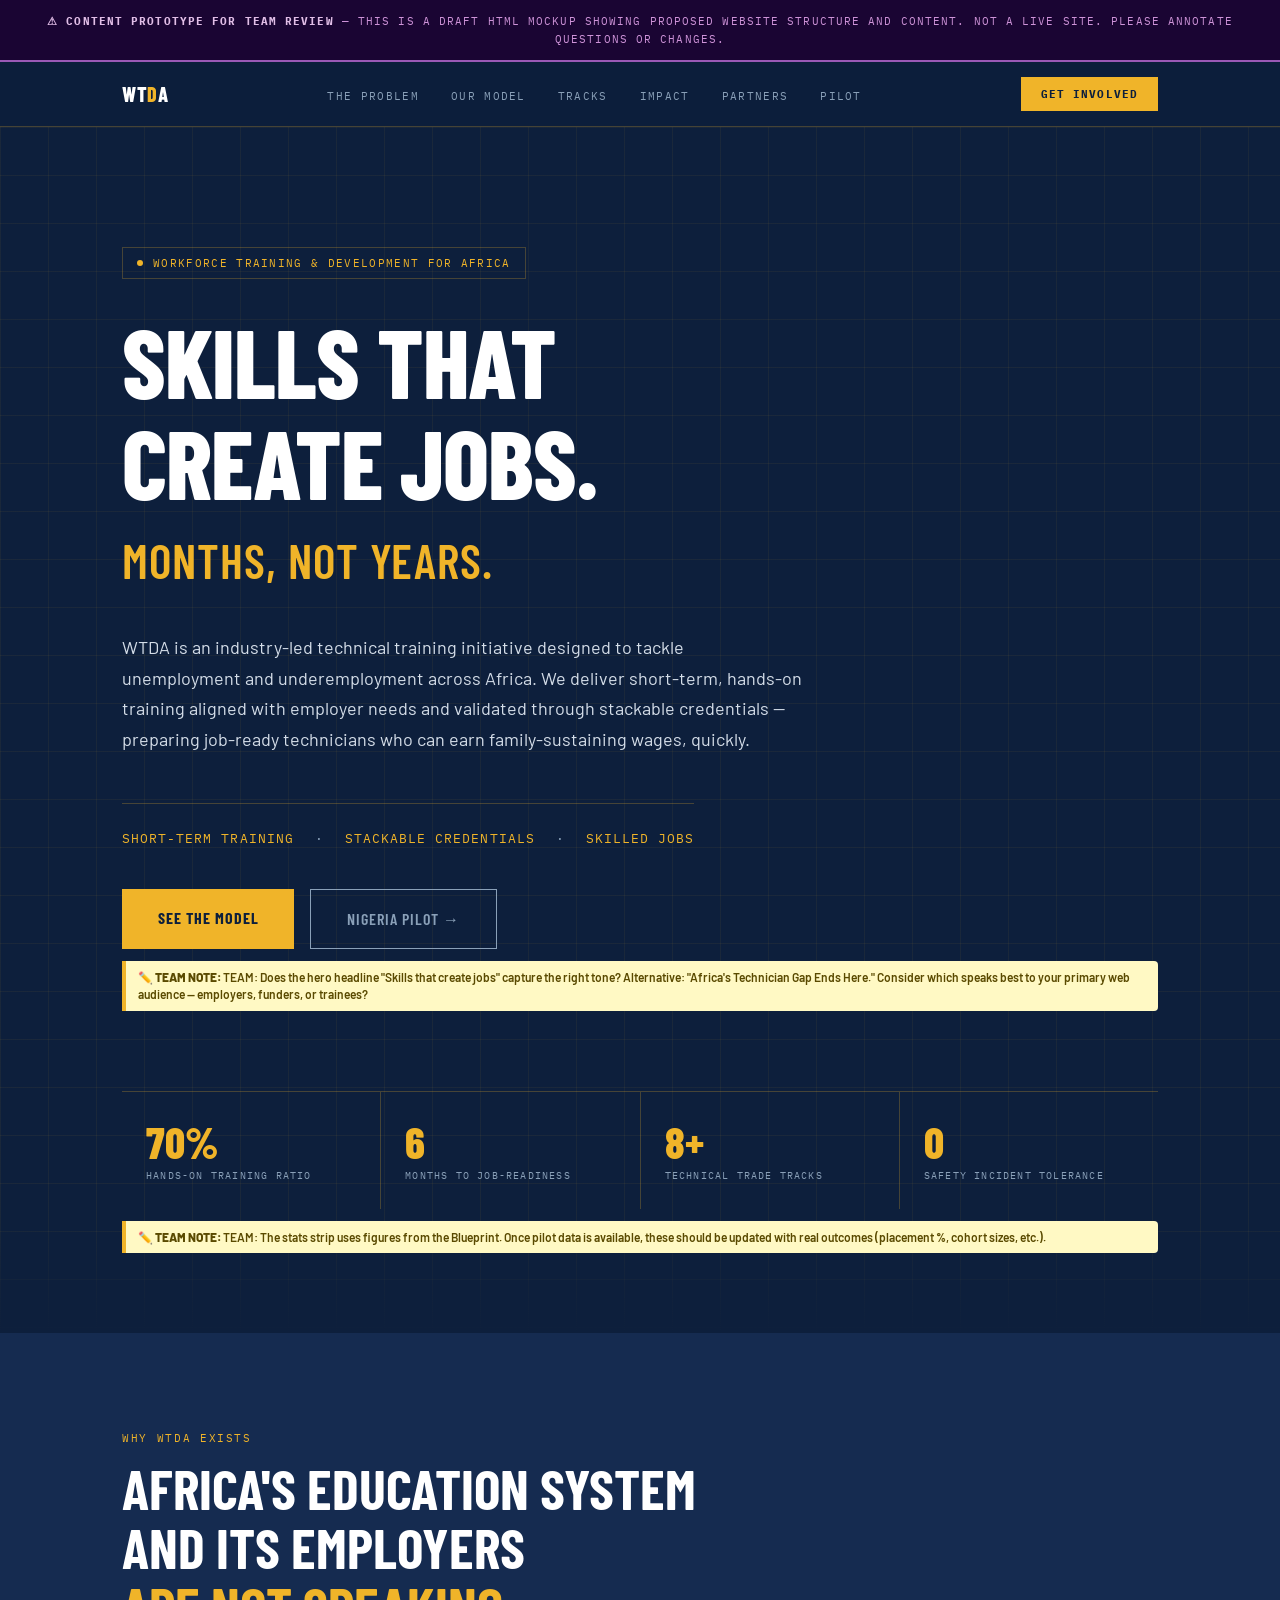
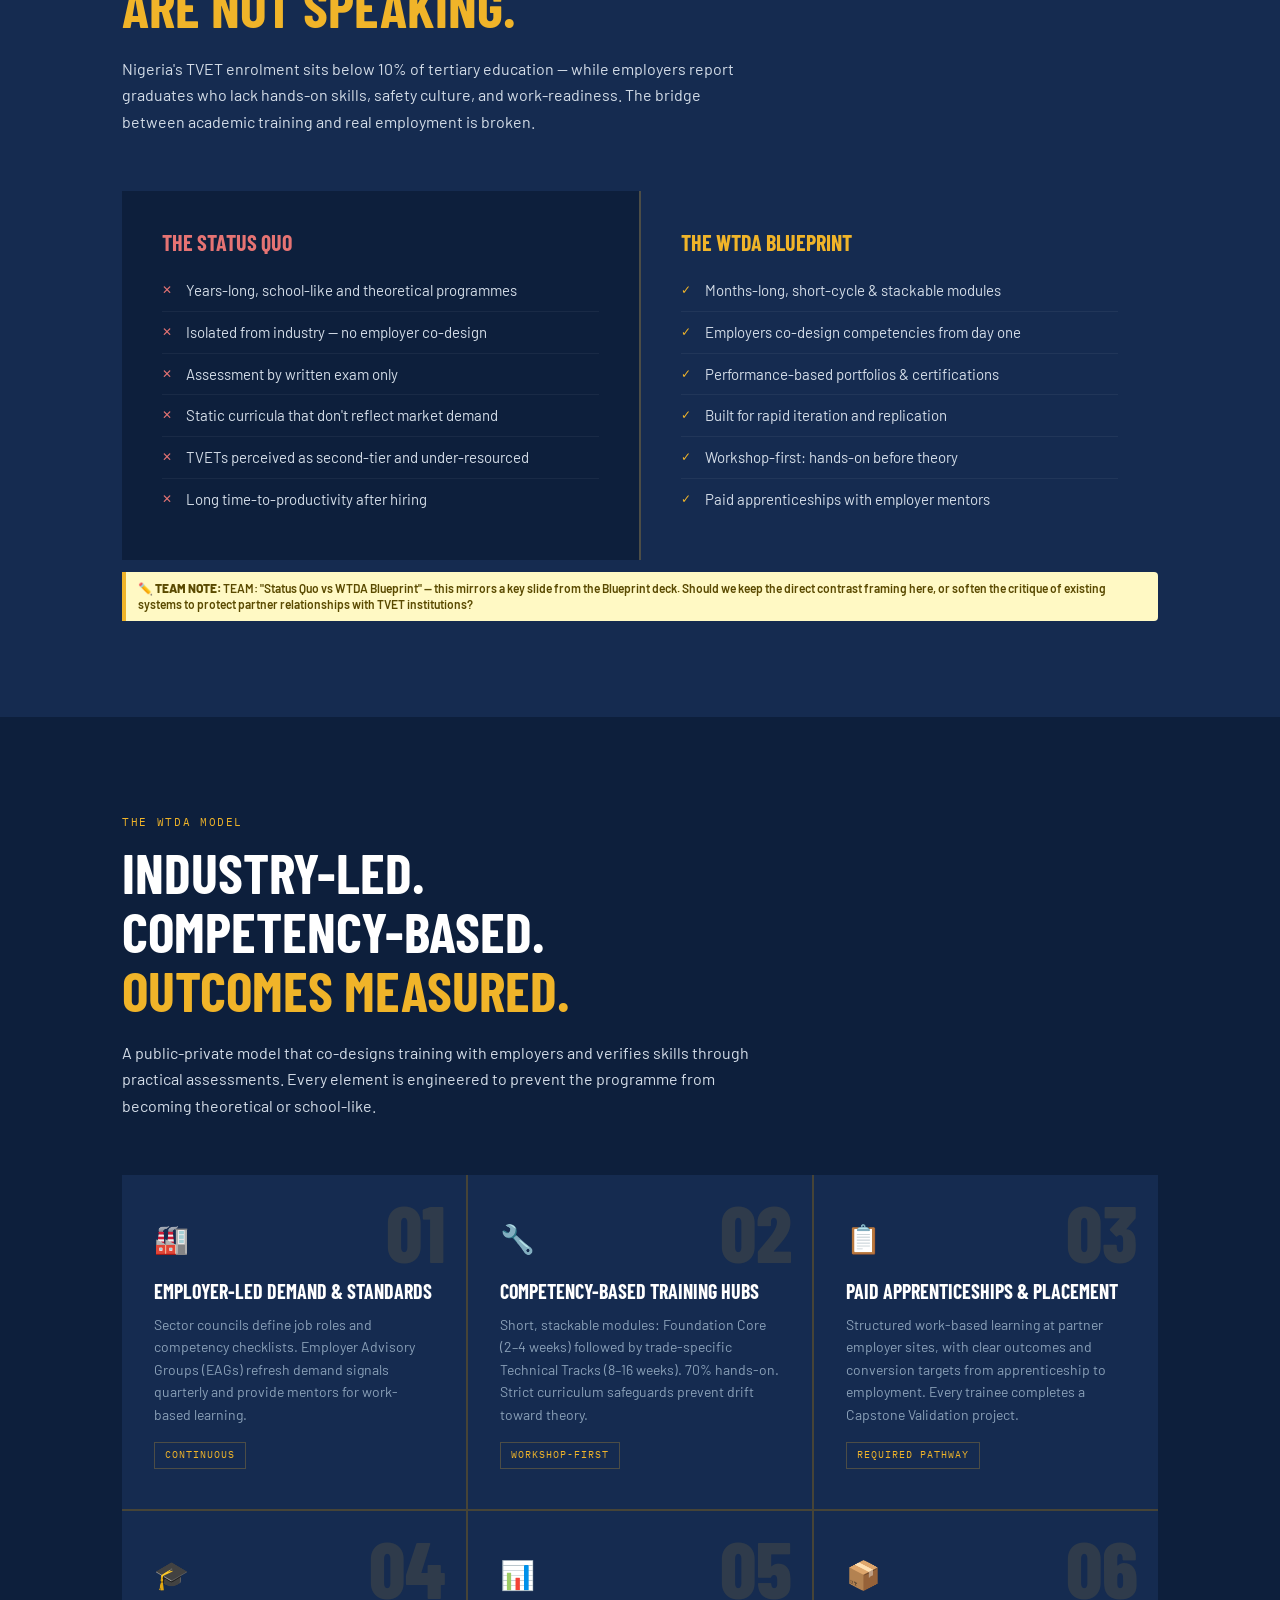
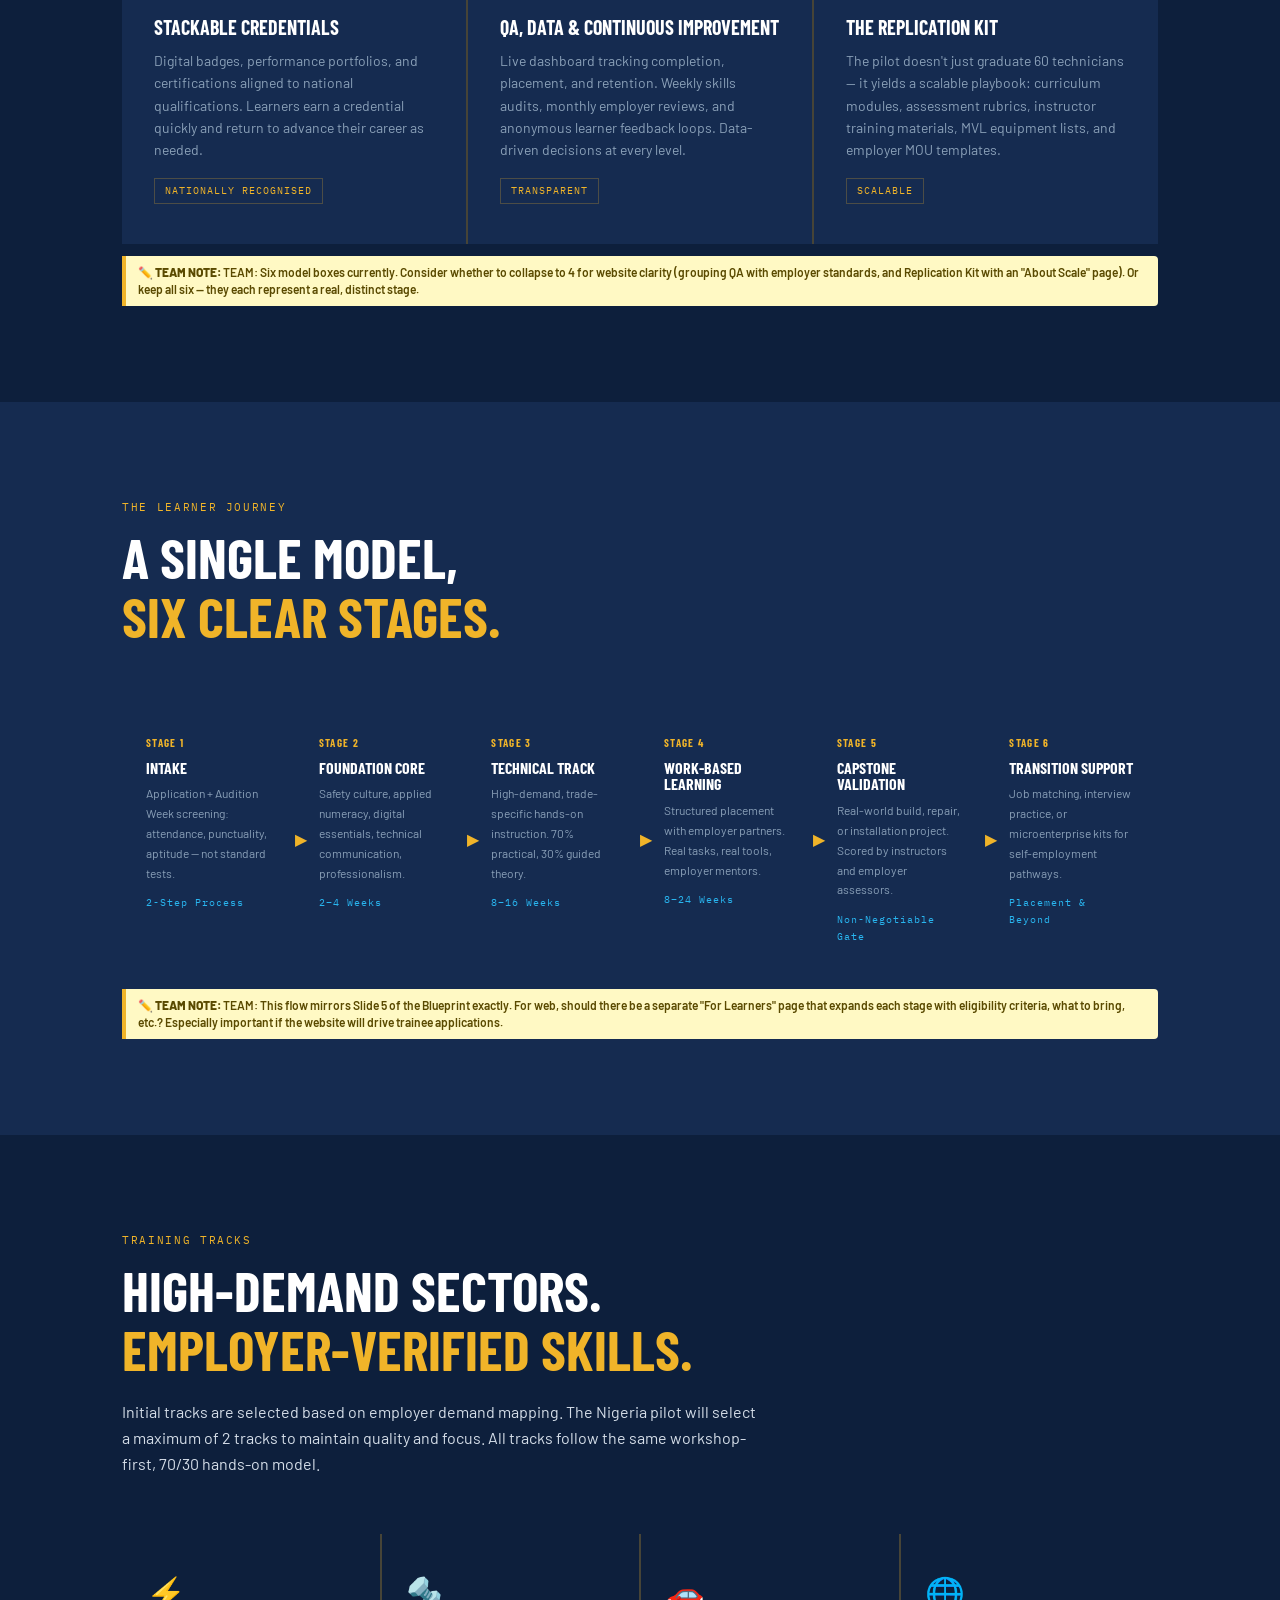
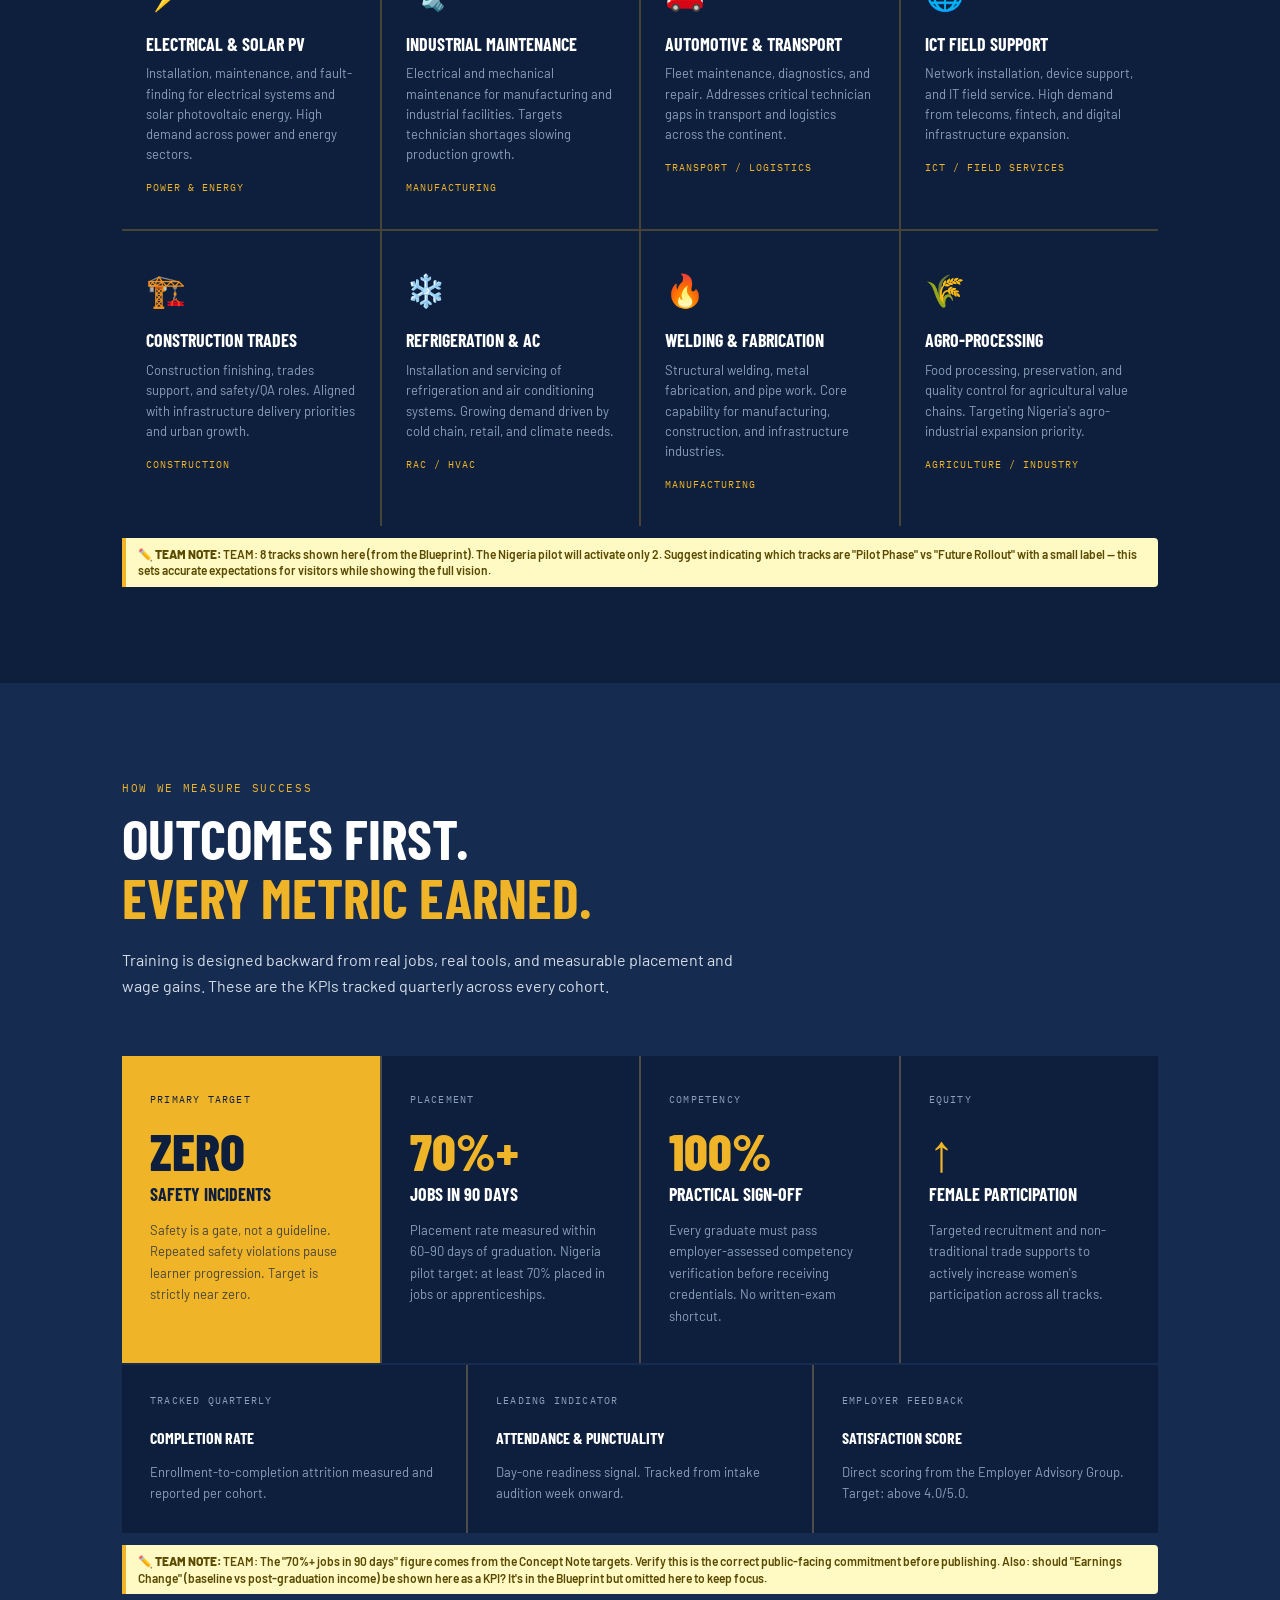
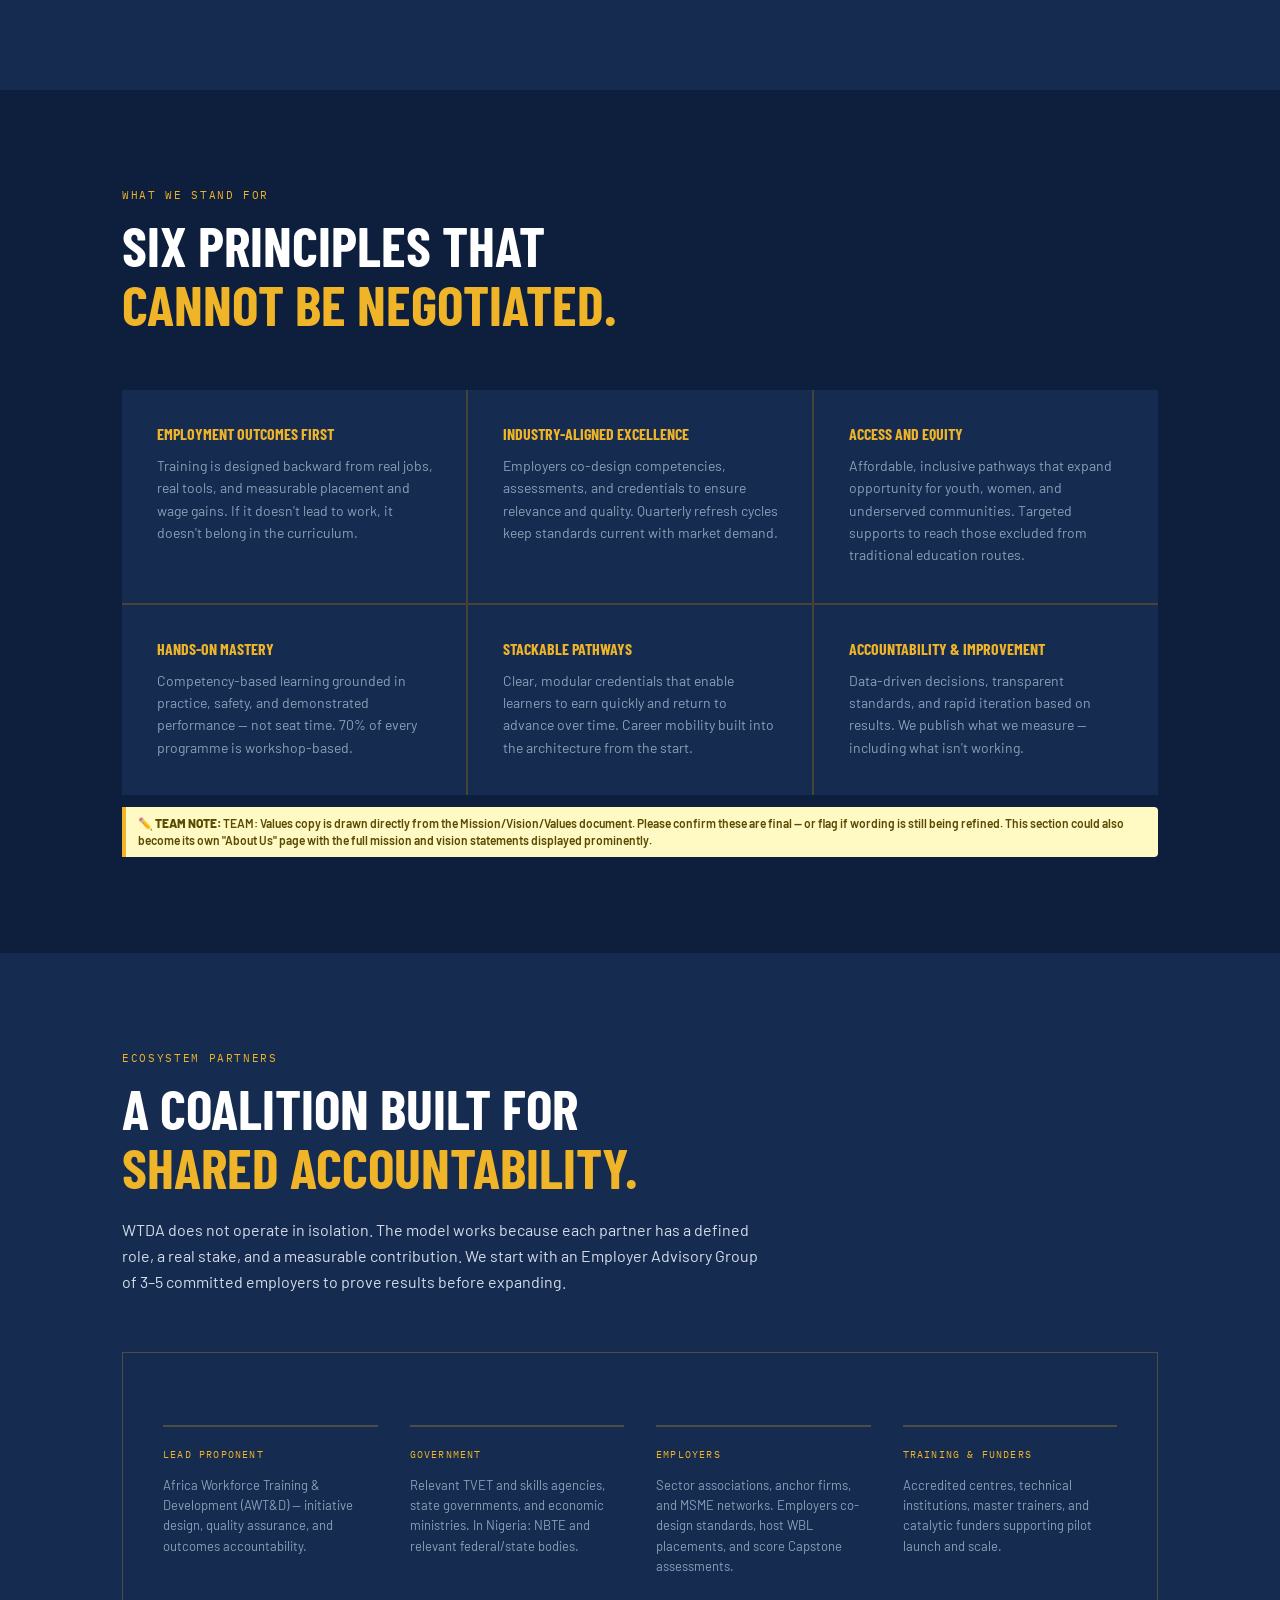
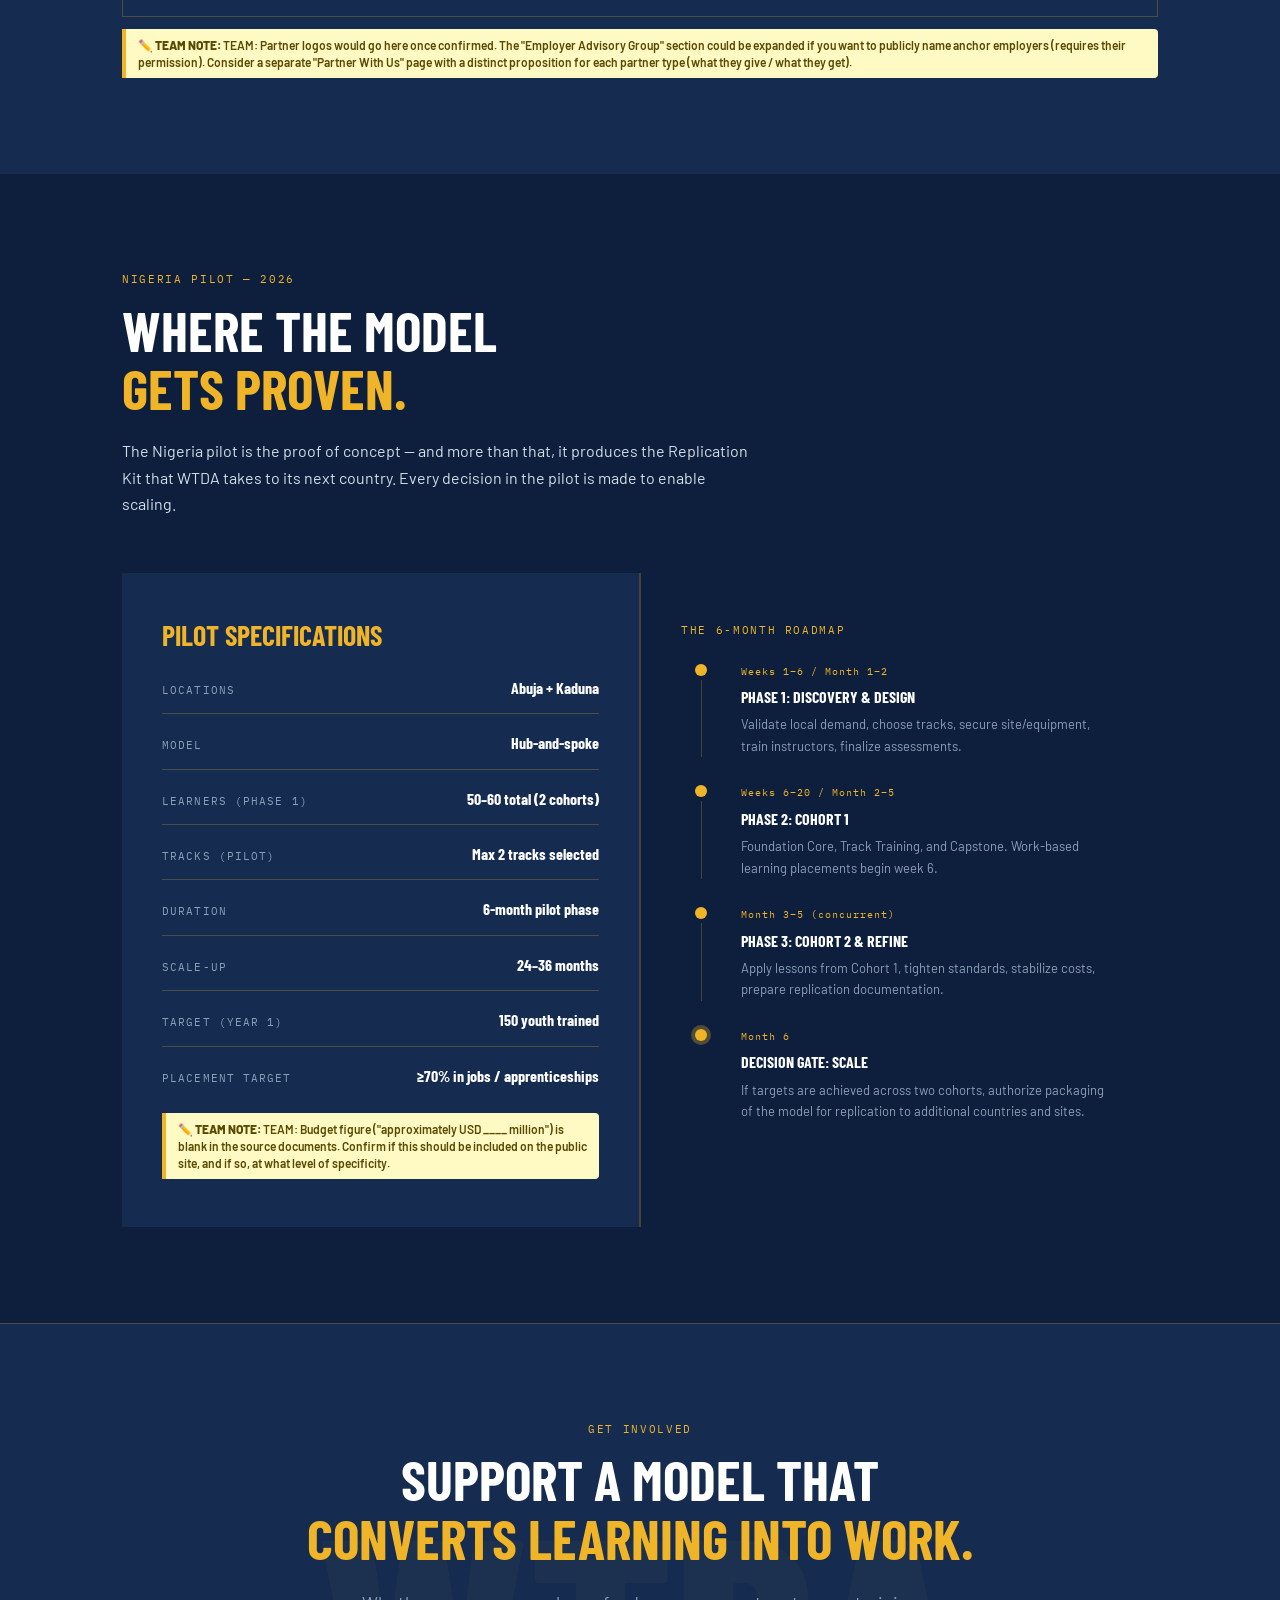
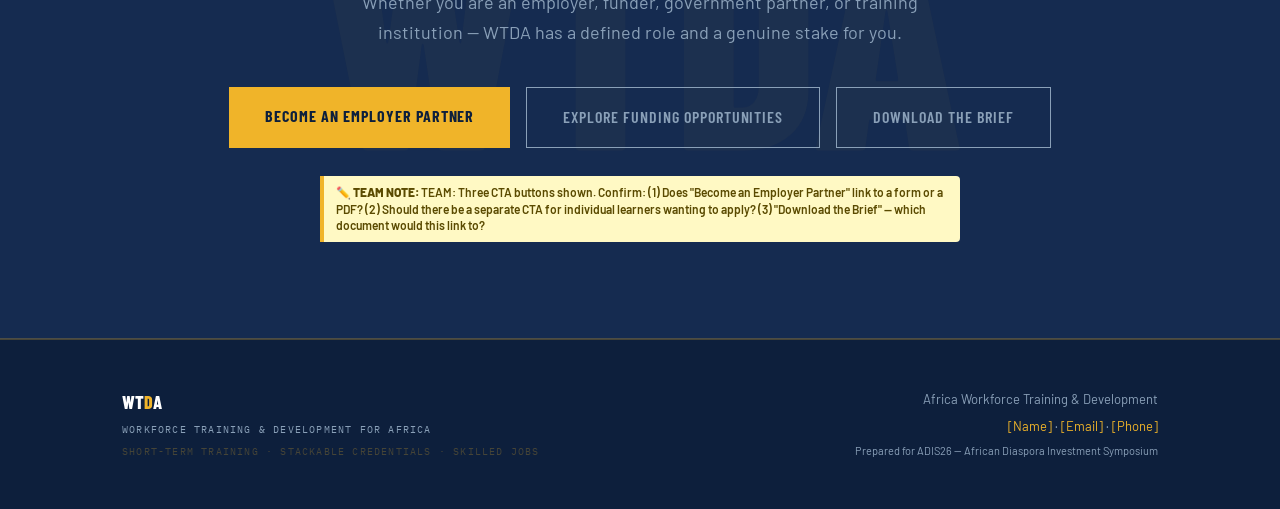
<file: 03b Prototype v1 (superseded).html>
<!DOCTYPE html>
<html lang="en">
<head>
<meta charset="UTF-8">
<meta name="viewport" content="width=device-width, initial-scale=1.0">
<title>WTDA — Workforce Training & Development for Africa</title>
<link href="https://fonts.googleapis.com/css2?family=Barlow+Condensed:wght@600;700;800&family=Barlow:wght@400;500;600&family=IBM+Plex+Mono:wght@500&display=swap" rel="stylesheet">
<style>
  /* ─── DESIGN TOKENS ─────────────────────────────────────────── */
  :root {
    --navy:      #0D1F3C;
    --navy-mid:  #152B50;
    --gold:      #F0B429;
    --gold-dim:  #C8941E;
    --slate:     #8AA0B8;
    --off-white: #EEF2F7;
    --white:     #FFFFFF;
    --text-body: #D4DDE8;
    --text-muted:#8AA0B8;
    --accent:    #29B6F0;
    --border:    rgba(240,180,41,0.25);

    --font-display: 'Barlow Condensed', sans-serif;
    --font-body:    'Barlow', sans-serif;
    --font-mono:    'IBM Plex Mono', monospace;
  }

  *, *::before, *::after { box-sizing: border-box; margin: 0; padding: 0; }

  html { scroll-behavior: smooth; }

  body {
    background: var(--navy);
    color: var(--text-body);
    font-family: var(--font-body);
    font-size: 16px;
    line-height: 1.65;
    -webkit-font-smoothing: antialiased;
  }

  /* ─── ANNOTATION SYSTEM ────────────────────────────────────────
     Yellow sticky-note style comments for team review              */
  .annot {
    display: block;
    background: #FFF9C4;
    color: #5A4A00;
    font-family: var(--font-body);
    font-size: 12px;
    font-weight: 600;
    line-height: 1.4;
    padding: 8px 12px;
    border-left: 4px solid var(--gold);
    margin: 12px 0 0 0;
    border-radius: 0 4px 4px 0;
  }
  .annot::before { content: "✏️  TEAM NOTE: "; font-weight: 800; }

  /* ─── LAYOUT HELPERS ───────────────────────────────────────── */
  .container { max-width: 1100px; margin: 0 auto; padding: 0 32px; }
  .section   { padding: 96px 0; }
  .section--alt { background: var(--navy-mid); }

  /* ─── EYEBROW LABELS ───────────────────────────────────────── */
  .eyebrow {
    font-family: var(--font-mono);
    font-size: 11px;
    letter-spacing: 0.15em;
    text-transform: uppercase;
    color: var(--gold);
    margin-bottom: 12px;
    display: block;
  }

  /* ─── TYPOGRAPHY ────────────────────────────────────────────── */
  h1, h2, h3 {
    font-family: var(--font-display);
    text-transform: uppercase;
    line-height: 1.05;
    color: var(--white);
  }
  h1 { font-size: clamp(52px, 8vw, 96px); font-weight: 800; letter-spacing: -0.01em; }
  h2 { font-size: clamp(36px, 5vw, 56px); font-weight: 700; }
  h3 { font-size: clamp(22px, 3vw, 30px); font-weight: 700; }
  p  { color: var(--text-body); }

  /* ─── GOLD UNDERLINE / HIGHLIGHT ───────────────────────────── */
  .highlight {
    color: var(--gold);
  }
  .underline-gold {
    display: inline;
    background: linear-gradient(0deg, var(--gold) 3px, transparent 3px);
    padding-bottom: 4px;
  }

  /* ─── NAV ───────────────────────────────────────────────────── */
  nav {
    position: sticky;
    top: 0;
    z-index: 100;
    background: rgba(13,31,60,0.96);
    backdrop-filter: blur(8px);
    border-bottom: 1px solid var(--border);
  }
  nav .inner {
    max-width: 1100px;
    margin: 0 auto;
    padding: 0 32px;
    display: flex;
    align-items: center;
    justify-content: space-between;
    height: 64px;
  }
  .nav-logo {
    font-family: var(--font-display);
    font-size: 20px;
    font-weight: 800;
    color: var(--white);
    text-decoration: none;
    letter-spacing: 0.03em;
    text-transform: uppercase;
  }
  .nav-logo span { color: var(--gold); }
  .nav-links { display: flex; gap: 32px; list-style: none; }
  .nav-links a {
    font-family: var(--font-mono);
    font-size: 11px;
    letter-spacing: 0.12em;
    text-transform: uppercase;
    color: var(--slate);
    text-decoration: none;
    transition: color 0.2s;
  }
  .nav-links a:hover { color: var(--gold); }
  .nav-cta {
    background: var(--gold);
    color: var(--navy) !important;
    padding: 8px 20px;
    font-weight: 700 !important;
    color: var(--navy);
    font-family: var(--font-mono);
    font-size: 11px;
    letter-spacing: 0.1em;
    text-transform: uppercase;
    text-decoration: none;
    transition: background 0.2s;
  }
  .nav-cta:hover { background: var(--gold-dim); }

  /* ─── HERO ──────────────────────────────────────────────────── */
  #hero {
    min-height: 100vh;
    display: flex;
    align-items: center;
    position: relative;
    overflow: hidden;
    background: var(--navy);
    padding: 120px 0 80px;
  }
  /* Blueprint grid overlay — the signature element */
  #hero::before {
    content: '';
    position: absolute;
    inset: 0;
    background-image:
      linear-gradient(rgba(240,180,41,0.06) 1px, transparent 1px),
      linear-gradient(90deg, rgba(240,180,41,0.06) 1px, transparent 1px);
    background-size: 48px 48px;
    pointer-events: none;
  }
  #hero::after {
    content: '';
    position: absolute;
    bottom: -2px;
    left: 0; right: 0;
    height: 120px;
    background: linear-gradient(to bottom, transparent, var(--navy));
    pointer-events: none;
  }
  .hero-inner {
    position: relative;
    z-index: 2;
    max-width: 1100px;
    margin: 0 auto;
    padding: 0 32px;
  }
  .hero-tag {
    display: inline-flex;
    align-items: center;
    gap: 10px;
    border: 1px solid var(--border);
    padding: 6px 14px;
    font-family: var(--font-mono);
    font-size: 11px;
    letter-spacing: 0.12em;
    text-transform: uppercase;
    color: var(--gold);
    margin-bottom: 32px;
  }
  .hero-tag::before {
    content: '';
    width: 6px; height: 6px;
    background: var(--gold);
    border-radius: 50%;
    animation: pulse 2s infinite;
  }
  @keyframes pulse {
    0%, 100% { opacity: 1; }
    50% { opacity: 0.3; }
  }
  .hero-h1 { margin-bottom: 8px; }
  .hero-h1-sub {
    font-family: var(--font-display);
    font-size: clamp(28px, 4vw, 48px);
    font-weight: 600;
    color: var(--gold);
    text-transform: uppercase;
    letter-spacing: 0.02em;
    margin-bottom: 32px;
    display: block;
  }
  .hero-lead {
    max-width: 680px;
    font-size: 18px;
    line-height: 1.7;
    color: var(--text-body);
    margin-bottom: 48px;
  }
  .hero-lockup {
    font-family: var(--font-mono);
    font-size: 13px;
    letter-spacing: 0.08em;
    color: var(--gold);
    text-transform: uppercase;
    border-top: 1px solid var(--border);
    padding-top: 24px;
    margin-bottom: 40px;
    display: inline-block;
  }
  .hero-lockup span { color: var(--slate); margin: 0 12px; }
  .hero-ctas { display: flex; gap: 16px; flex-wrap: wrap; }
  .btn-primary {
    background: var(--gold);
    color: var(--navy);
    font-family: var(--font-display);
    font-size: 16px;
    font-weight: 700;
    letter-spacing: 0.06em;
    text-transform: uppercase;
    padding: 16px 36px;
    text-decoration: none;
    display: inline-block;
    transition: background 0.2s;
  }
  .btn-primary:hover { background: var(--gold-dim); }
  .btn-outline {
    border: 1px solid var(--slate);
    color: var(--slate);
    font-family: var(--font-display);
    font-size: 16px;
    font-weight: 600;
    letter-spacing: 0.06em;
    text-transform: uppercase;
    padding: 16px 36px;
    text-decoration: none;
    display: inline-block;
    transition: border-color 0.2s, color 0.2s;
  }
  .btn-outline:hover { border-color: var(--gold); color: var(--gold); }

  /* Hero stats strip */
  .hero-stats {
    display: flex;
    gap: 0;
    margin-top: 80px;
    border-top: 1px solid var(--border);
  }
  .hero-stat {
    flex: 1;
    padding: 28px 24px 24px;
    border-right: 1px solid var(--border);
  }
  .hero-stat:last-child { border-right: none; }
  .stat-num {
    font-family: var(--font-display);
    font-size: 44px;
    font-weight: 800;
    color: var(--gold);
    line-height: 1;
    margin-bottom: 4px;
  }
  .stat-label {
    font-family: var(--font-mono);
    font-size: 10px;
    letter-spacing: 0.12em;
    text-transform: uppercase;
    color: var(--slate);
  }

  /* ─── PROBLEM SECTION ──────────────────────────────────────── */
  .problem-grid {
    display: grid;
    grid-template-columns: 1fr 1fr;
    gap: 2px;
    background: var(--border);
    margin-top: 56px;
  }
  .problem-cell {
    background: var(--navy);
    padding: 40px;
  }
  .problem-cell--dark { background: var(--navy-mid); }
  .problem-cell h3 {
    font-size: 22px;
    color: var(--slate);
    margin-bottom: 16px;
    text-transform: uppercase;
    font-family: var(--font-display);
  }
  .problem-cell h3.problem { color: #E57373; }
  .problem-cell h3.solution { color: var(--gold); }
  .vs-divider {
    background: var(--navy-mid);
    display: flex;
    align-items: center;
    justify-content: center;
    padding: 40px;
  }
  .vs-text {
    font-family: var(--font-display);
    font-size: 56px;
    font-weight: 800;
    color: var(--border);
    writing-mode: vertical-rl;
  }
  .check-list { list-style: none; }
  .check-list li {
    padding: 8px 0;
    padding-left: 24px;
    position: relative;
    color: var(--text-body);
    font-size: 15px;
    border-bottom: 1px solid rgba(255,255,255,0.05);
  }
  .check-list li:last-child { border-bottom: none; }
  .check-list li::before { content: '✕'; position: absolute; left: 0; color: #E57373; font-size: 12px; top: 10px; }
  .check-list.pro li::before { content: '✓'; color: var(--gold); }

  /* ─── MODEL / HOW IT WORKS ─────────────────────────────────── */
  .model-steps {
    display: grid;
    grid-template-columns: repeat(3, 1fr);
    gap: 2px;
    background: var(--border);
    margin-top: 56px;
  }
  .model-step {
    background: var(--navy-mid);
    padding: 40px 32px;
    position: relative;
  }
  .step-num {
    font-family: var(--font-display);
    font-size: 80px;
    font-weight: 800;
    color: rgba(240,180,41,0.12);
    line-height: 1;
    position: absolute;
    top: 16px; right: 20px;
  }
  .step-icon {
    font-size: 28px;
    margin-bottom: 20px;
    display: block;
  }
  .model-step h3 {
    font-size: 20px;
    margin-bottom: 12px;
    color: var(--white);
  }
  .model-step p { font-size: 14px; color: var(--text-muted); line-height: 1.6; }
  .model-step .step-tag {
    margin-top: 16px;
    display: inline-block;
    font-family: var(--font-mono);
    font-size: 10px;
    letter-spacing: 0.1em;
    text-transform: uppercase;
    color: var(--gold);
    border: 1px solid var(--border);
    padding: 4px 10px;
  }

  /* ─── TRAINING TRACKS ──────────────────────────────────────── */
  .tracks-grid {
    display: grid;
    grid-template-columns: repeat(4, 1fr);
    gap: 2px;
    background: var(--border);
    margin-top: 56px;
  }
  .track-card {
    background: var(--navy);
    padding: 32px 24px;
    transition: background 0.2s;
  }
  .track-card:hover { background: var(--navy-mid); }
  .track-icon { font-size: 32px; margin-bottom: 16px; display: block; }
  .track-card h3 { font-size: 18px; margin-bottom: 10px; color: var(--white); }
  .track-card p { font-size: 13px; color: var(--text-muted); line-height: 1.55; }
  .track-duration {
    margin-top: 16px;
    font-family: var(--font-mono);
    font-size: 10px;
    color: var(--gold);
    letter-spacing: 0.1em;
    text-transform: uppercase;
  }

  /* ─── PATHWAY FLOW ─────────────────────────────────────────── */
  .pathway-flow {
    display: flex;
    align-items: stretch;
    gap: 0;
    background: var(--border);
    margin-top: 56px;
  }
  .pathway-step {
    flex: 1;
    background: var(--navy-mid);
    padding: 32px 24px;
    position: relative;
  }
  .pathway-step::after {
    content: '▶';
    position: absolute;
    right: -12px;
    top: 50%;
    transform: translateY(-50%);
    color: var(--gold);
    font-size: 16px;
    z-index: 2;
  }
  .pathway-step:last-child::after { display: none; }
  .pathway-num {
    font-family: var(--font-display);
    font-size: 11px;
    font-weight: 700;
    color: var(--gold);
    letter-spacing: 0.12em;
    text-transform: uppercase;
    margin-bottom: 8px;
    display: block;
  }
  .pathway-step h3 { font-size: 16px; margin-bottom: 8px; }
  .pathway-step p { font-size: 12px; color: var(--text-muted); }
  .pathway-step .duration {
    margin-top: 12px;
    font-family: var(--font-mono);
    font-size: 10px;
    color: var(--accent);
    letter-spacing: 0.1em;
  }

  /* ─── OUTCOMES / IMPACT ────────────────────────────────────── */
  .outcomes-grid {
    display: grid;
    grid-template-columns: repeat(4, 1fr);
    gap: 2px;
    background: var(--border);
    margin-top: 56px;
  }
  .outcome-card {
    background: var(--navy);
    padding: 36px 28px;
  }
  .outcome-card.featured { background: var(--gold); }
  .outcome-card.featured .outcome-label { color: var(--navy); }
  .outcome-card.featured .outcome-title { color: var(--navy); }
  .outcome-card.featured .outcome-desc { color: rgba(13,31,60,0.75); }
  .outcome-label {
    font-family: var(--font-mono);
    font-size: 10px;
    letter-spacing: 0.12em;
    text-transform: uppercase;
    color: var(--slate);
    margin-bottom: 16px;
    display: block;
  }
  .outcome-num {
    font-family: var(--font-display);
    font-size: 52px;
    font-weight: 800;
    color: var(--gold);
    line-height: 1;
    margin-bottom: 4px;
  }
  .outcome-card.featured .outcome-num { color: var(--navy); }
  .outcome-title {
    font-family: var(--font-display);
    font-size: 18px;
    font-weight: 700;
    color: var(--white);
    text-transform: uppercase;
    margin-bottom: 10px;
  }
  .outcome-desc { font-size: 13px; color: var(--text-muted); }

  /* ─── VALUES ───────────────────────────────────────────────── */
  .values-grid {
    display: grid;
    grid-template-columns: repeat(3, 1fr);
    gap: 2px;
    background: var(--border);
    margin-top: 56px;
  }
  .value-card {
    background: var(--navy-mid);
    padding: 36px 32px;
    border-left: 3px solid transparent;
    transition: border-color 0.2s, background 0.2s;
  }
  .value-card:hover {
    border-left-color: var(--gold);
    background: var(--navy);
  }
  .value-card h3 {
    font-size: 16px;
    color: var(--gold);
    margin-bottom: 12px;
    text-transform: uppercase;
  }
  .value-card p { font-size: 14px; color: var(--text-muted); line-height: 1.6; }

  /* ─── PARTNERS SECTION ─────────────────────────────────────── */
  .partners-strip {
    margin-top: 56px;
    border: 1px solid var(--border);
    padding: 40px;
  }
  .partner-types {
    display: grid;
    grid-template-columns: repeat(4, 1fr);
    gap: 32px;
    margin-top: 32px;
  }
  .partner-type {
    border-top: 2px solid var(--border);
    padding-top: 20px;
  }
  .partner-type-label {
    font-family: var(--font-mono);
    font-size: 10px;
    letter-spacing: 0.12em;
    text-transform: uppercase;
    color: var(--gold);
    margin-bottom: 12px;
    display: block;
  }
  .partner-type p { font-size: 13px; color: var(--text-muted); line-height: 1.55; }

  /* ─── PILOT SECTION ────────────────────────────────────────── */
  .pilot-layout {
    display: grid;
    grid-template-columns: 1fr 1fr;
    gap: 2px;
    background: var(--border);
    margin-top: 56px;
  }
  .pilot-info {
    background: var(--navy-mid);
    padding: 48px 40px;
  }
  .pilot-info h3 { font-size: 28px; margin-bottom: 20px; color: var(--gold); }
  .pilot-spec {
    display: flex;
    flex-direction: column;
    gap: 16px;
    margin-top: 24px;
  }
  .pilot-spec-row {
    display: flex;
    justify-content: space-between;
    align-items: baseline;
    padding-bottom: 12px;
    border-bottom: 1px solid var(--border);
  }
  .pilot-spec-row:last-child { border-bottom: none; }
  .spec-key {
    font-family: var(--font-mono);
    font-size: 11px;
    letter-spacing: 0.1em;
    text-transform: uppercase;
    color: var(--slate);
  }
  .spec-val {
    font-family: var(--font-display);
    font-size: 16px;
    font-weight: 700;
    color: var(--white);
    text-align: right;
  }
  .pilot-timeline {
    background: var(--navy);
    padding: 48px 40px;
  }
  .timeline-item {
    display: flex;
    gap: 20px;
    margin-bottom: 28px;
  }
  .timeline-marker {
    width: 40px;
    flex-shrink: 0;
    display: flex;
    flex-direction: column;
    align-items: center;
  }
  .t-dot {
    width: 12px; height: 12px;
    background: var(--gold);
    border-radius: 50%;
    flex-shrink: 0;
  }
  .t-line { width: 1px; flex: 1; background: var(--border); margin-top: 4px; }
  .t-period {
    font-family: var(--font-mono);
    font-size: 10px;
    color: var(--gold);
    letter-spacing: 0.1em;
    margin-bottom: 4px;
  }
  .timeline-content h4 {
    font-family: var(--font-display);
    font-size: 16px;
    font-weight: 700;
    color: var(--white);
    text-transform: uppercase;
    margin-bottom: 4px;
  }
  .timeline-content p { font-size: 13px; color: var(--text-muted); }

  /* ─── CTA SECTION ──────────────────────────────────────────── */
  #cta {
    background: var(--navy-mid);
    border-top: 1px solid var(--border);
    border-bottom: 1px solid var(--border);
    padding: 96px 0;
    text-align: center;
    position: relative;
    overflow: hidden;
  }
  #cta::before {
    content: 'WTDA';
    position: absolute;
    font-family: var(--font-display);
    font-size: 300px;
    font-weight: 800;
    color: rgba(240,180,41,0.03);
    top: 50%; left: 50%;
    transform: translate(-50%, -50%);
    text-transform: uppercase;
    white-space: nowrap;
    pointer-events: none;
  }
  #cta .container { position: relative; z-index: 2; }
  #cta h2 { margin-bottom: 20px; }
  #cta p { font-size: 18px; color: var(--text-muted); margin-bottom: 40px; max-width: 560px; margin-left: auto; margin-right: auto; }
  .cta-buttons { display: flex; gap: 16px; justify-content: center; flex-wrap: wrap; }

  /* ─── FOOTER ───────────────────────────────────────────────── */
  footer {
    background: var(--navy);
    border-top: 1px solid var(--border);
    padding: 48px 0;
  }
  .footer-inner {
    max-width: 1100px;
    margin: 0 auto;
    padding: 0 32px;
    display: flex;
    align-items: center;
    justify-content: space-between;
  }
  .footer-logo {
    font-family: var(--font-display);
    font-size: 18px;
    font-weight: 800;
    color: var(--white);
    text-transform: uppercase;
  }
  .footer-logo span { color: var(--gold); }
  .footer-tagline {
    font-family: var(--font-mono);
    font-size: 10px;
    letter-spacing: 0.12em;
    text-transform: uppercase;
    color: var(--slate);
    margin-top: 4px;
  }
  .footer-contact { text-align: right; }
  .footer-contact p { font-size: 13px; color: var(--slate); }
  .footer-contact a { color: var(--gold); text-decoration: none; }

  /* ─── PROTOTYPE BANNER ─────────────────────────────────────── */
  .prototype-banner {
    background: #1A0533;
    border-bottom: 2px solid #9B59B6;
    padding: 12px 32px;
    text-align: center;
    font-family: var(--font-mono);
    font-size: 11px;
    letter-spacing: 0.1em;
    text-transform: uppercase;
    color: #CE93D8;
  }
  .prototype-banner strong { color: #E1BEE7; }

  /* ─── RESPONSIVE ───────────────────────────────────────────── */
  @media (max-width: 900px) {
    .model-steps { grid-template-columns: 1fr; }
    .tracks-grid { grid-template-columns: 1fr 1fr; }
    .outcomes-grid { grid-template-columns: 1fr 1fr; }
    .values-grid { grid-template-columns: 1fr; }
    .problem-grid { grid-template-columns: 1fr; }
    .pilot-layout { grid-template-columns: 1fr; }
    .partner-types { grid-template-columns: 1fr 1fr; }
    .pathway-flow { flex-direction: column; }
    .pathway-step::after { display: none; }
    .hero-stats { flex-wrap: wrap; }
    .hero-stat { min-width: 50%; }
  }
  @media (max-width: 600px) {
    .container { padding: 0 20px; }
    .tracks-grid { grid-template-columns: 1fr; }
    .outcomes-grid { grid-template-columns: 1fr; }
    .nav-links { display: none; }
  }
</style>
</head>
<body>

<!-- ── PROTOTYPE NOTICE ─────────────────────────────────────── -->
<div class="prototype-banner">
  <strong>⚠ Content Prototype for Team Review</strong> — This is a draft HTML mockup showing proposed website structure and content. Not a live site. Please annotate questions or changes.
</div>

<!-- ── NAVIGATION ────────────────────────────────────────────── -->
<nav>
  <div class="inner">
    <a href="#hero" class="nav-logo">WT<span>D</span>A</a>
    <ul class="nav-links">
      <li><a href="#problem">The Problem</a></li>
      <li><a href="#model">Our Model</a></li>
      <li><a href="#tracks">Tracks</a></li>
      <li><a href="#impact">Impact</a></li>
      <li><a href="#partners">Partners</a></li>
      <li><a href="#pilot">Pilot</a></li>
    </ul>
    <a href="#cta" class="nav-cta">Get Involved</a>
  </div>
</nav>

<!-- ── HERO ──────────────────────────────────────────────────── -->
<section id="hero">
  <div class="hero-inner">
    <div class="hero-tag">Workforce Training &amp; Development for Africa</div>
    <h1 class="hero-h1">Skills that<br>create jobs.</h1>
    <span class="hero-h1-sub">Months, not years.</span>
    <p class="hero-lead">
      WTDA is an industry-led technical training initiative designed to tackle unemployment and underemployment across Africa. We deliver short-term, hands-on training aligned with employer needs and validated through stackable credentials — preparing job-ready technicians who can earn family-sustaining wages, quickly.
    </p>
    <div class="hero-lockup">
      Short-term training <span>·</span> Stackable credentials <span>·</span> Skilled jobs
    </div>
    <div class="hero-ctas">
      <a href="#model" class="btn-primary">See the Model</a>
      <a href="#pilot" class="btn-outline">Nigeria Pilot →</a>
    </div>
    <span class="annot">TEAM: Does the hero headline "Skills that create jobs" capture the right tone? Alternative: "Africa's Technician Gap Ends Here." Consider which speaks best to your primary web audience — employers, funders, or trainees?</span>

    <div class="hero-stats">
      <div class="hero-stat">
        <div class="stat-num">70%</div>
        <div class="stat-label">Hands-on training ratio</div>
      </div>
      <div class="hero-stat">
        <div class="stat-num">6</div>
        <div class="stat-label">Months to job-readiness</div>
      </div>
      <div class="hero-stat">
        <div class="stat-num">8+</div>
        <div class="stat-label">Technical trade tracks</div>
      </div>
      <div class="hero-stat">
        <div class="stat-num">0</div>
        <div class="stat-label">Safety incident tolerance</div>
      </div>
    </div>
    <span class="annot">TEAM: The stats strip uses figures from the Blueprint. Once pilot data is available, these should be updated with real outcomes (placement %, cohort sizes, etc.).</span>
  </div>
</section>

<!-- ── THE PROBLEM ────────────────────────────────────────────── -->
<section id="problem" class="section section--alt">
  <div class="container">
    <span class="eyebrow">Why WTDA Exists</span>
    <h2>Africa's education system<br>and its employers<br><span class="highlight">are not speaking.</span></h2>
    <p style="max-width:620px; margin-top:20px;">Nigeria's TVET enrolment sits below 10% of tertiary education — while employers report graduates who lack hands-on skills, safety culture, and work-readiness. The bridge between academic training and real employment is broken.</p>

    <div class="problem-grid">
      <div class="problem-cell">
        <h3 class="problem">The Status Quo</h3>
        <ul class="check-list">
          <li>Years-long, school-like and theoretical programmes</li>
          <li>Isolated from industry — no employer co-design</li>
          <li>Assessment by written exam only</li>
          <li>Static curricula that don't reflect market demand</li>
          <li>TVETs perceived as second-tier and under-resourced</li>
          <li>Long time-to-productivity after hiring</li>
        </ul>
      </div>
      <div class="problem-cell problem-cell--dark">
        <h3 class="solution">The WTDA Blueprint</h3>
        <ul class="check-list pro">
          <li>Months-long, short-cycle &amp; stackable modules</li>
          <li>Employers co-design competencies from day one</li>
          <li>Performance-based portfolios &amp; certifications</li>
          <li>Built for rapid iteration and replication</li>
          <li>Workshop-first: hands-on before theory</li>
          <li>Paid apprenticeships with employer mentors</li>
        </ul>
      </div>
    </div>
    <span class="annot">TEAM: "Status Quo vs WTDA Blueprint" — this mirrors a key slide from the Blueprint deck. Should we keep the direct contrast framing here, or soften the critique of existing systems to protect partner relationships with TVET institutions?</span>
  </div>
</section>

<!-- ── THE MODEL ──────────────────────────────────────────────── -->
<section id="model" class="section">
  <div class="container">
    <span class="eyebrow">The WTDA Model</span>
    <h2>Industry-led.<br>Competency-based.<br><span class="highlight">Outcomes measured.</span></h2>
    <p style="max-width:640px; margin-top:20px;">A public-private model that co-designs training with employers and verifies skills through practical assessments. Every element is engineered to prevent the programme from becoming theoretical or school-like.</p>

    <div class="model-steps">
      <div class="model-step">
        <span class="step-num">01</span>
        <span class="step-icon">🏭</span>
        <h3>Employer-Led Demand &amp; Standards</h3>
        <p>Sector councils define job roles and competency checklists. Employer Advisory Groups (EAGs) refresh demand signals quarterly and provide mentors for work-based learning.</p>
        <span class="step-tag">Continuous</span>
      </div>
      <div class="model-step">
        <span class="step-num">02</span>
        <span class="step-icon">🔧</span>
        <h3>Competency-Based Training Hubs</h3>
        <p>Short, stackable modules: Foundation Core (2–4 weeks) followed by trade-specific Technical Tracks (8–16 weeks). 70% hands-on. Strict curriculum safeguards prevent drift toward theory.</p>
        <span class="step-tag">Workshop-first</span>
      </div>
      <div class="model-step">
        <span class="step-num">03</span>
        <span class="step-icon">📋</span>
        <h3>Paid Apprenticeships &amp; Placement</h3>
        <p>Structured work-based learning at partner employer sites, with clear outcomes and conversion targets from apprenticeship to employment. Every trainee completes a Capstone Validation project.</p>
        <span class="step-tag">Required pathway</span>
      </div>
      <div class="model-step">
        <span class="step-num">04</span>
        <span class="step-icon">🎓</span>
        <h3>Stackable Credentials</h3>
        <p>Digital badges, performance portfolios, and certifications aligned to national qualifications. Learners earn a credential quickly and return to advance their career as needed.</p>
        <span class="step-tag">Nationally recognised</span>
      </div>
      <div class="model-step">
        <span class="step-num">05</span>
        <span class="step-icon">📊</span>
        <h3>QA, Data &amp; Continuous Improvement</h3>
        <p>Live dashboard tracking completion, placement, and retention. Weekly skills audits, monthly employer reviews, and anonymous learner feedback loops. Data-driven decisions at every level.</p>
        <span class="step-tag">Transparent</span>
      </div>
      <div class="model-step">
        <span class="step-num">06</span>
        <span class="step-icon">📦</span>
        <h3>The Replication Kit</h3>
        <p>The pilot doesn't just graduate 60 technicians — it yields a scalable playbook: curriculum modules, assessment rubrics, instructor training materials, MVL equipment lists, and employer MOU templates.</p>
        <span class="step-tag">Scalable</span>
      </div>
    </div>
    <span class="annot">TEAM: Six model boxes currently. Consider whether to collapse to 4 for website clarity (grouping QA with employer standards, and Replication Kit with an "About Scale" page). Or keep all six — they each represent a real, distinct stage.</span>
  </div>
</section>

<!-- ── LEARNER PATHWAY ─────────────────────────────────────────── -->
<section class="section section--alt">
  <div class="container">
    <span class="eyebrow">The Learner Journey</span>
    <h2>A single model,<br><span class="highlight">six clear stages.</span></h2>

    <div class="pathway-flow">
      <div class="pathway-step">
        <span class="pathway-num">Stage 1</span>
        <h3>Intake</h3>
        <p>Application + Audition Week screening: attendance, punctuality, aptitude — not standard tests.</p>
        <div class="duration">2-Step Process</div>
      </div>
      <div class="pathway-step">
        <span class="pathway-num">Stage 2</span>
        <h3>Foundation Core</h3>
        <p>Safety culture, applied numeracy, digital essentials, technical communication, professionalism.</p>
        <div class="duration">2–4 Weeks</div>
      </div>
      <div class="pathway-step">
        <span class="pathway-num">Stage 3</span>
        <h3>Technical Track</h3>
        <p>High-demand, trade-specific hands-on instruction. 70% practical, 30% guided theory.</p>
        <div class="duration">8–16 Weeks</div>
      </div>
      <div class="pathway-step">
        <span class="pathway-num">Stage 4</span>
        <h3>Work-Based Learning</h3>
        <p>Structured placement with employer partners. Real tasks, real tools, employer mentors.</p>
        <div class="duration">8–24 Weeks</div>
      </div>
      <div class="pathway-step">
        <span class="pathway-num">Stage 5</span>
        <h3>Capstone Validation</h3>
        <p>Real-world build, repair, or installation project. Scored by instructors and employer assessors.</p>
        <div class="duration">Non-Negotiable Gate</div>
      </div>
      <div class="pathway-step">
        <span class="pathway-num">Stage 6</span>
        <h3>Transition Support</h3>
        <p>Job matching, interview practice, or microenterprise kits for self-employment pathways.</p>
        <div class="duration">Placement &amp; Beyond</div>
      </div>
    </div>
    <span class="annot">TEAM: This flow mirrors Slide 5 of the Blueprint exactly. For web, should there be a separate "For Learners" page that expands each stage with eligibility criteria, what to bring, etc.? Especially important if the website will drive trainee applications.</span>
  </div>
</section>

<!-- ── TRAINING TRACKS ────────────────────────────────────────── -->
<section id="tracks" class="section">
  <div class="container">
    <span class="eyebrow">Training Tracks</span>
    <h2>High-demand sectors.<br><span class="highlight">Employer-verified skills.</span></h2>
    <p style="max-width:640px; margin-top:20px;">Initial tracks are selected based on employer demand mapping. The Nigeria pilot will select a maximum of 2 tracks to maintain quality and focus. All tracks follow the same workshop-first, 70/30 hands-on model.</p>

    <div class="tracks-grid">
      <div class="track-card">
        <span class="track-icon">⚡</span>
        <h3>Electrical &amp; Solar PV</h3>
        <p>Installation, maintenance, and fault-finding for electrical systems and solar photovoltaic energy. High demand across power and energy sectors.</p>
        <div class="track-duration">Power &amp; Energy</div>
      </div>
      <div class="track-card">
        <span class="track-icon">🔩</span>
        <h3>Industrial Maintenance</h3>
        <p>Electrical and mechanical maintenance for manufacturing and industrial facilities. Targets technician shortages slowing production growth.</p>
        <div class="track-duration">Manufacturing</div>
      </div>
      <div class="track-card">
        <span class="track-icon">🚗</span>
        <h3>Automotive &amp; Transport</h3>
        <p>Fleet maintenance, diagnostics, and repair. Addresses critical technician gaps in transport and logistics across the continent.</p>
        <div class="track-duration">Transport / Logistics</div>
      </div>
      <div class="track-card">
        <span class="track-icon">🌐</span>
        <h3>ICT Field Support</h3>
        <p>Network installation, device support, and IT field service. High demand from telecoms, fintech, and digital infrastructure expansion.</p>
        <div class="track-duration">ICT / Field Services</div>
      </div>
      <div class="track-card">
        <span class="track-icon">🏗️</span>
        <h3>Construction Trades</h3>
        <p>Construction finishing, trades support, and safety/QA roles. Aligned with infrastructure delivery priorities and urban growth.</p>
        <div class="track-duration">Construction</div>
      </div>
      <div class="track-card">
        <span class="track-icon">❄️</span>
        <h3>Refrigeration &amp; AC</h3>
        <p>Installation and servicing of refrigeration and air conditioning systems. Growing demand driven by cold chain, retail, and climate needs.</p>
        <div class="track-duration">RAC / HVAC</div>
      </div>
      <div class="track-card">
        <span class="track-icon">🔥</span>
        <h3>Welding &amp; Fabrication</h3>
        <p>Structural welding, metal fabrication, and pipe work. Core capability for manufacturing, construction, and infrastructure industries.</p>
        <div class="track-duration">Manufacturing</div>
      </div>
      <div class="track-card">
        <span class="track-icon">🌾</span>
        <h3>Agro-Processing</h3>
        <p>Food processing, preservation, and quality control for agricultural value chains. Targeting Nigeria's agro-industrial expansion priority.</p>
        <div class="track-duration">Agriculture / Industry</div>
      </div>
    </div>
    <span class="annot">TEAM: 8 tracks shown here (from the Blueprint). The Nigeria pilot will activate only 2. Suggest indicating which tracks are "Pilot Phase" vs "Future Rollout" with a small label — this sets accurate expectations for visitors while showing the full vision.</span>
  </div>
</section>

<!-- ── IMPACT / OUTCOMES ───────────────────────────────────────── -->
<section id="impact" class="section section--alt">
  <div class="container">
    <span class="eyebrow">How We Measure Success</span>
    <h2>Outcomes first.<br><span class="highlight">Every metric earned.</span></h2>
    <p style="max-width:640px; margin-top:20px;">Training is designed backward from real jobs, real tools, and measurable placement and wage gains. These are the KPIs tracked quarterly across every cohort.</p>

    <div class="outcomes-grid">
      <div class="outcome-card featured">
        <span class="outcome-label">Primary Target</span>
        <div class="outcome-num">ZERO</div>
        <div class="outcome-title">Safety Incidents</div>
        <p class="outcome-desc">Safety is a gate, not a guideline. Repeated safety violations pause learner progression. Target is strictly near zero.</p>
      </div>
      <div class="outcome-card">
        <span class="outcome-label">Placement</span>
        <div class="outcome-num">70%+</div>
        <div class="outcome-title">Jobs in 90 Days</div>
        <p class="outcome-desc">Placement rate measured within 60–90 days of graduation. Nigeria pilot target: at least 70% placed in jobs or apprenticeships.</p>
      </div>
      <div class="outcome-card">
        <span class="outcome-label">Competency</span>
        <div class="outcome-num">100%</div>
        <div class="outcome-title">Practical Sign-off</div>
        <p class="outcome-desc">Every graduate must pass employer-assessed competency verification before receiving credentials. No written-exam shortcut.</p>
      </div>
      <div class="outcome-card">
        <span class="outcome-label">Equity</span>
        <div class="outcome-num">↑</div>
        <div class="outcome-title">Female Participation</div>
        <p class="outcome-desc">Targeted recruitment and non-traditional trade supports to actively increase women's participation across all tracks.</p>
      </div>
    </div>

    <div style="display:grid; grid-template-columns:1fr 1fr 1fr; gap:2px; background:var(--border); margin-top:2px;">
      <div style="background:var(--navy); padding:28px;">
        <span class="outcome-label">Tracked Quarterly</span>
        <div class="outcome-title" style="font-size:16px;">Completion Rate</div>
        <p style="font-size:13px; color:var(--text-muted);">Enrollment-to-completion attrition measured and reported per cohort.</p>
      </div>
      <div style="background:var(--navy); padding:28px;">
        <span class="outcome-label">Leading Indicator</span>
        <div class="outcome-title" style="font-size:16px;">Attendance &amp; Punctuality</div>
        <p style="font-size:13px; color:var(--text-muted);">Day-one readiness signal. Tracked from intake audition week onward.</p>
      </div>
      <div style="background:var(--navy); padding:28px;">
        <span class="outcome-label">Employer Feedback</span>
        <div class="outcome-title" style="font-size:16px;">Satisfaction Score</div>
        <p style="font-size:13px; color:var(--text-muted);">Direct scoring from the Employer Advisory Group. Target: above 4.0/5.0.</p>
      </div>
    </div>
    <span class="annot">TEAM: The "70%+ jobs in 90 days" figure comes from the Concept Note targets. Verify this is the correct public-facing commitment before publishing. Also: should "Earnings Change" (baseline vs post-graduation income) be shown here as a KPI? It's in the Blueprint but omitted here to keep focus.</span>
  </div>
</section>

<!-- ── VALUES ─────────────────────────────────────────────────── -->
<section id="values" class="section">
  <div class="container">
    <span class="eyebrow">What We Stand For</span>
    <h2>Six principles that<br><span class="highlight">cannot be negotiated.</span></h2>

    <div class="values-grid">
      <div class="value-card">
        <h3>Employment Outcomes First</h3>
        <p>Training is designed backward from real jobs, real tools, and measurable placement and wage gains. If it doesn't lead to work, it doesn't belong in the curriculum.</p>
      </div>
      <div class="value-card">
        <h3>Industry-Aligned Excellence</h3>
        <p>Employers co-design competencies, assessments, and credentials to ensure relevance and quality. Quarterly refresh cycles keep standards current with market demand.</p>
      </div>
      <div class="value-card">
        <h3>Access and Equity</h3>
        <p>Affordable, inclusive pathways that expand opportunity for youth, women, and underserved communities. Targeted supports to reach those excluded from traditional education routes.</p>
      </div>
      <div class="value-card">
        <h3>Hands-On Mastery</h3>
        <p>Competency-based learning grounded in practice, safety, and demonstrated performance — not seat time. 70% of every programme is workshop-based.</p>
      </div>
      <div class="value-card">
        <h3>Stackable Pathways</h3>
        <p>Clear, modular credentials that enable learners to earn quickly and return to advance over time. Career mobility built into the architecture from the start.</p>
      </div>
      <div class="value-card">
        <h3>Accountability &amp; Improvement</h3>
        <p>Data-driven decisions, transparent standards, and rapid iteration based on results. We publish what we measure — including what isn't working.</p>
      </div>
    </div>
    <span class="annot">TEAM: Values copy is drawn directly from the Mission/Vision/Values document. Please confirm these are final — or flag if wording is still being refined. This section could also become its own "About Us" page with the full mission and vision statements displayed prominently.</span>
  </div>
</section>

<!-- ── PARTNERS ────────────────────────────────────────────────── -->
<section id="partners" class="section section--alt">
  <div class="container">
    <span class="eyebrow">Ecosystem Partners</span>
    <h2>A coalition built for<br><span class="highlight">shared accountability.</span></h2>
    <p style="max-width:640px; margin-top:20px;">WTDA does not operate in isolation. The model works because each partner has a defined role, a real stake, and a measurable contribution. We start with an Employer Advisory Group of 3–5 committed employers to prove results before expanding.</p>

    <div class="partners-strip">
      <div class="partner-types">
        <div class="partner-type">
          <span class="partner-type-label">Lead Proponent</span>
          <p>Africa Workforce Training &amp; Development (AWT&amp;D) — initiative design, quality assurance, and outcomes accountability.</p>
        </div>
        <div class="partner-type">
          <span class="partner-type-label">Government</span>
          <p>Relevant TVET and skills agencies, state governments, and economic ministries. In Nigeria: NBTE and relevant federal/state bodies.</p>
        </div>
        <div class="partner-type">
          <span class="partner-type-label">Employers</span>
          <p>Sector associations, anchor firms, and MSME networks. Employers co-design standards, host WBL placements, and score Capstone assessments.</p>
        </div>
        <div class="partner-type">
          <span class="partner-type-label">Training &amp; Funders</span>
          <p>Accredited centres, technical institutions, master trainers, and catalytic funders supporting pilot launch and scale.</p>
        </div>
      </div>
    </div>
    <span class="annot">TEAM: Partner logos would go here once confirmed. The "Employer Advisory Group" section could be expanded if you want to publicly name anchor employers (requires their permission). Consider a separate "Partner With Us" page with a distinct proposition for each partner type (what they give / what they get).</span>
  </div>
</section>

<!-- ── PILOT ──────────────────────────────────────────────────── -->
<section id="pilot" class="section">
  <div class="container">
    <span class="eyebrow">Nigeria Pilot — 2026</span>
    <h2>Where the model<br><span class="highlight">gets proven.</span></h2>
    <p style="max-width:640px; margin-top:20px;">The Nigeria pilot is the proof of concept — and more than that, it produces the Replication Kit that WTDA takes to its next country. Every decision in the pilot is made to enable scaling.</p>

    <div class="pilot-layout">
      <div class="pilot-info">
        <h3>Pilot Specifications</h3>
        <div class="pilot-spec">
          <div class="pilot-spec-row">
            <span class="spec-key">Locations</span>
            <span class="spec-val">Abuja + Kaduna</span>
          </div>
          <div class="pilot-spec-row">
            <span class="spec-key">Model</span>
            <span class="spec-val">Hub-and-spoke</span>
          </div>
          <div class="pilot-spec-row">
            <span class="spec-key">Learners (Phase 1)</span>
            <span class="spec-val">50–60 total (2 cohorts)</span>
          </div>
          <div class="pilot-spec-row">
            <span class="spec-key">Tracks (Pilot)</span>
            <span class="spec-val">Max 2 tracks selected</span>
          </div>
          <div class="pilot-spec-row">
            <span class="spec-key">Duration</span>
            <span class="spec-val">6-month pilot phase</span>
          </div>
          <div class="pilot-spec-row">
            <span class="spec-key">Scale-up</span>
            <span class="spec-val">24–36 months</span>
          </div>
          <div class="pilot-spec-row">
            <span class="spec-key">Target (Year 1)</span>
            <span class="spec-val">150 youth trained</span>
          </div>
          <div class="pilot-spec-row">
            <span class="spec-key">Placement Target</span>
            <span class="spec-val">≥70% in jobs / apprenticeships</span>
          </div>
        </div>
        <span class="annot">TEAM: Budget figure ("approximately USD ____ million") is blank in the source documents. Confirm if this should be included on the public site, and if so, at what level of specificity.</span>
      </div>
      <div class="pilot-timeline">
        <span class="eyebrow" style="margin-bottom:24px;">The 6-Month Roadmap</span>
        <div class="timeline-item">
          <div class="timeline-marker">
            <div class="t-dot"></div>
            <div class="t-line"></div>
          </div>
          <div class="timeline-content">
            <div class="t-period">Weeks 1–6 / Month 1–2</div>
            <h4>Phase 1: Discovery &amp; Design</h4>
            <p>Validate local demand, choose tracks, secure site/equipment, train instructors, finalize assessments.</p>
          </div>
        </div>
        <div class="timeline-item">
          <div class="timeline-marker">
            <div class="t-dot"></div>
            <div class="t-line"></div>
          </div>
          <div class="timeline-content">
            <div class="t-period">Weeks 6–20 / Month 2–5</div>
            <h4>Phase 2: Cohort 1</h4>
            <p>Foundation Core, Track Training, and Capstone. Work-based learning placements begin week 6.</p>
          </div>
        </div>
        <div class="timeline-item">
          <div class="timeline-marker">
            <div class="t-dot"></div>
            <div class="t-line"></div>
          </div>
          <div class="timeline-content">
            <div class="t-period">Month 3–5 (concurrent)</div>
            <h4>Phase 3: Cohort 2 &amp; Refine</h4>
            <p>Apply lessons from Cohort 1, tighten standards, stabilize costs, prepare replication documentation.</p>
          </div>
        </div>
        <div class="timeline-item">
          <div class="timeline-marker">
            <div class="t-dot" style="background:var(--gold); box-shadow: 0 0 0 4px rgba(240,180,41,0.3);"></div>
          </div>
          <div class="timeline-content">
            <div class="t-period">Month 6</div>
            <h4>Decision Gate: Scale</h4>
            <p>If targets are achieved across two cohorts, authorize packaging of the model for replication to additional countries and sites.</p>
          </div>
        </div>
      </div>
    </div>
  </div>
</section>

<!-- ── CALL TO ACTION ─────────────────────────────────────────── -->
<section id="cta">
  <div class="container">
    <span class="eyebrow" style="justify-content:center; display:flex;">Get Involved</span>
    <h2>Support a model that<br><span class="highlight">converts learning into work.</span></h2>
    <p>Whether you are an employer, funder, government partner, or training institution — WTDA has a defined role and a genuine stake for you.</p>
    <div class="cta-buttons">
      <a href="#" class="btn-primary">Become an Employer Partner</a>
      <a href="#" class="btn-outline">Explore Funding Opportunities</a>
      <a href="#" class="btn-outline">Download the Brief</a>
    </div>
    <span class="annot" style="display:inline-block; margin-top:28px; text-align:left; max-width:640px;">TEAM: Three CTA buttons shown. Confirm: (1) Does "Become an Employer Partner" link to a form or a PDF? (2) Should there be a separate CTA for individual learners wanting to apply? (3) "Download the Brief" — which document would this link to?</span>
  </div>
</section>

<!-- ── FOOTER ─────────────────────────────────────────────────── -->
<footer>
  <div class="footer-inner">
    <div>
      <div class="footer-logo">WT<span>D</span>A</div>
      <div class="footer-tagline">Workforce Training &amp; Development for Africa</div>
      <div class="footer-tagline" style="margin-top:6px; color:var(--border);">Short-term training · Stackable credentials · Skilled jobs</div>
    </div>
    <div class="footer-contact">
      <p>Africa Workforce Training &amp; Development</p>
      <p style="margin-top:6px;"><a href="#">[Name]</a> · <a href="#">[Email]</a> · <a href="#">[Phone]</a></p>
      <p style="margin-top:4px; font-size:11px; color:var(--slate);">Prepared for ADIS26 — African Diaspora Investment Symposium</p>
    </div>
  </div>
</footer>

</body>
</html>
</file>
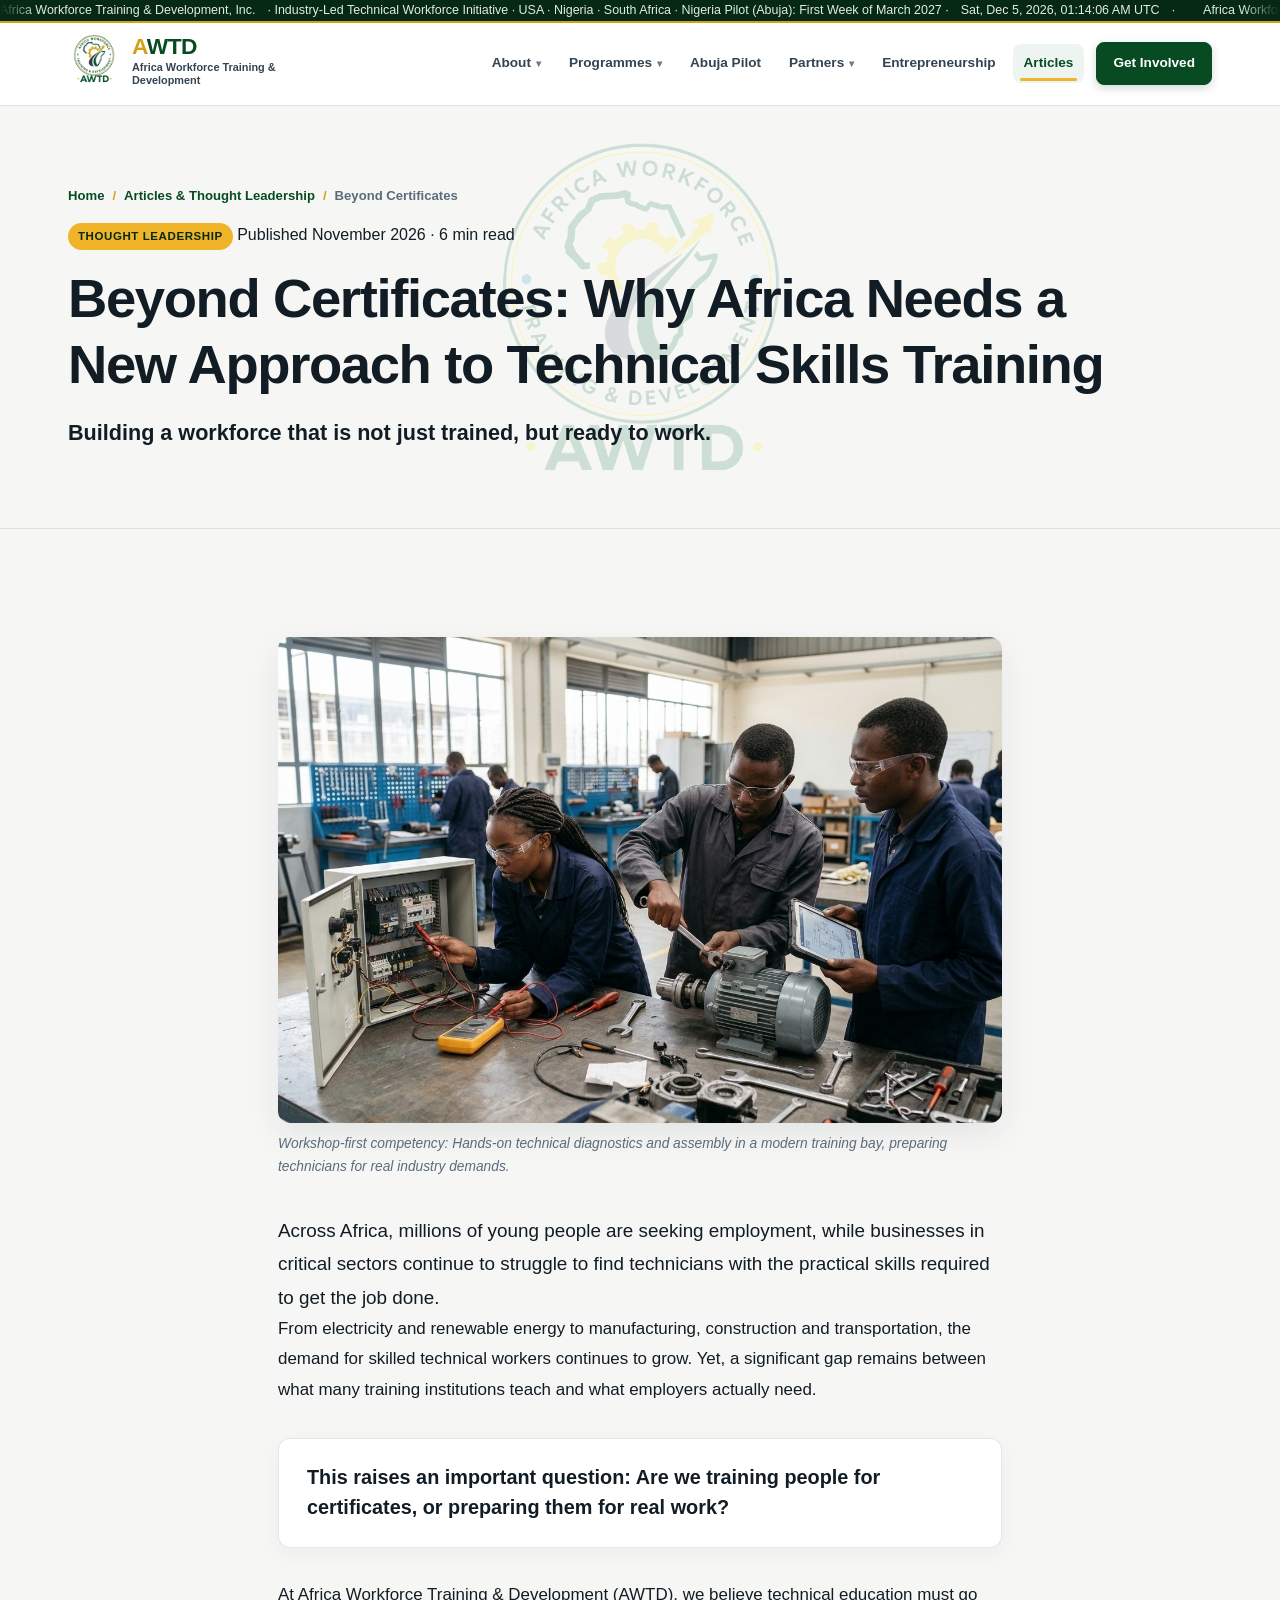
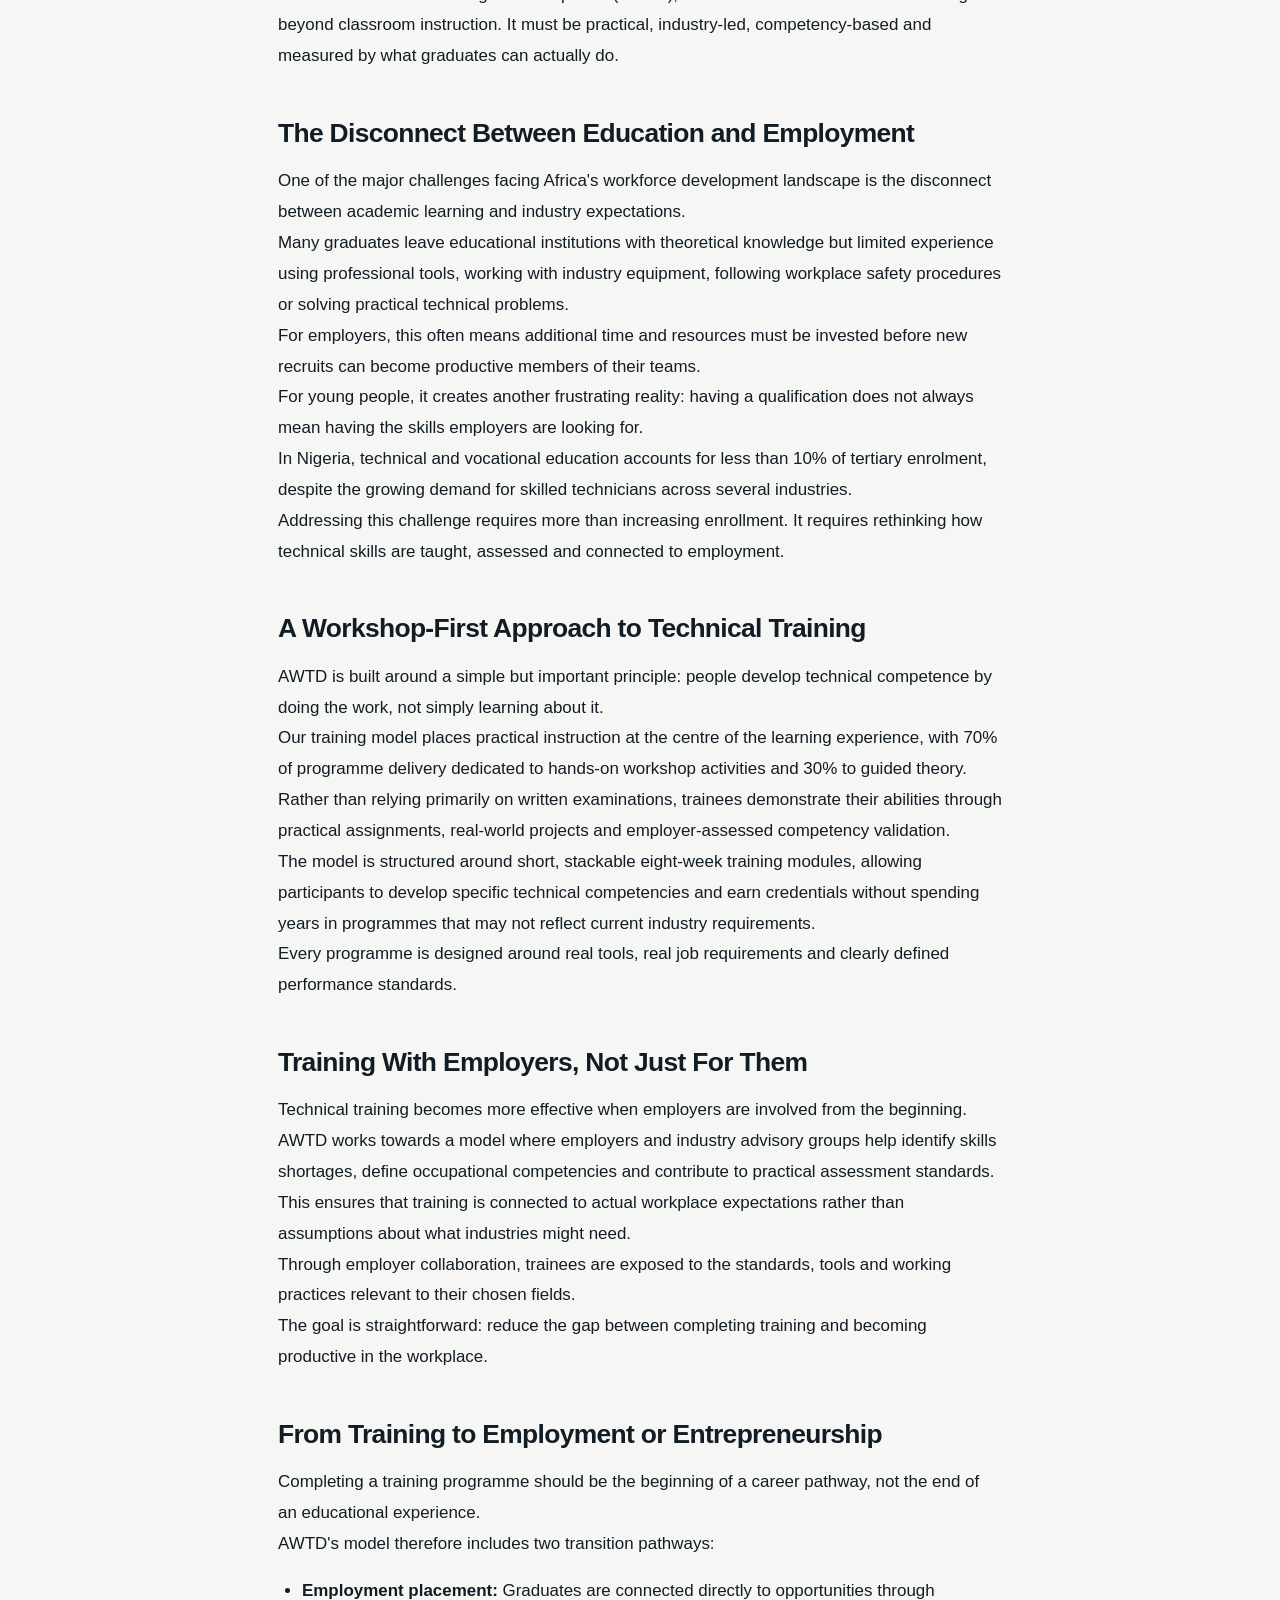
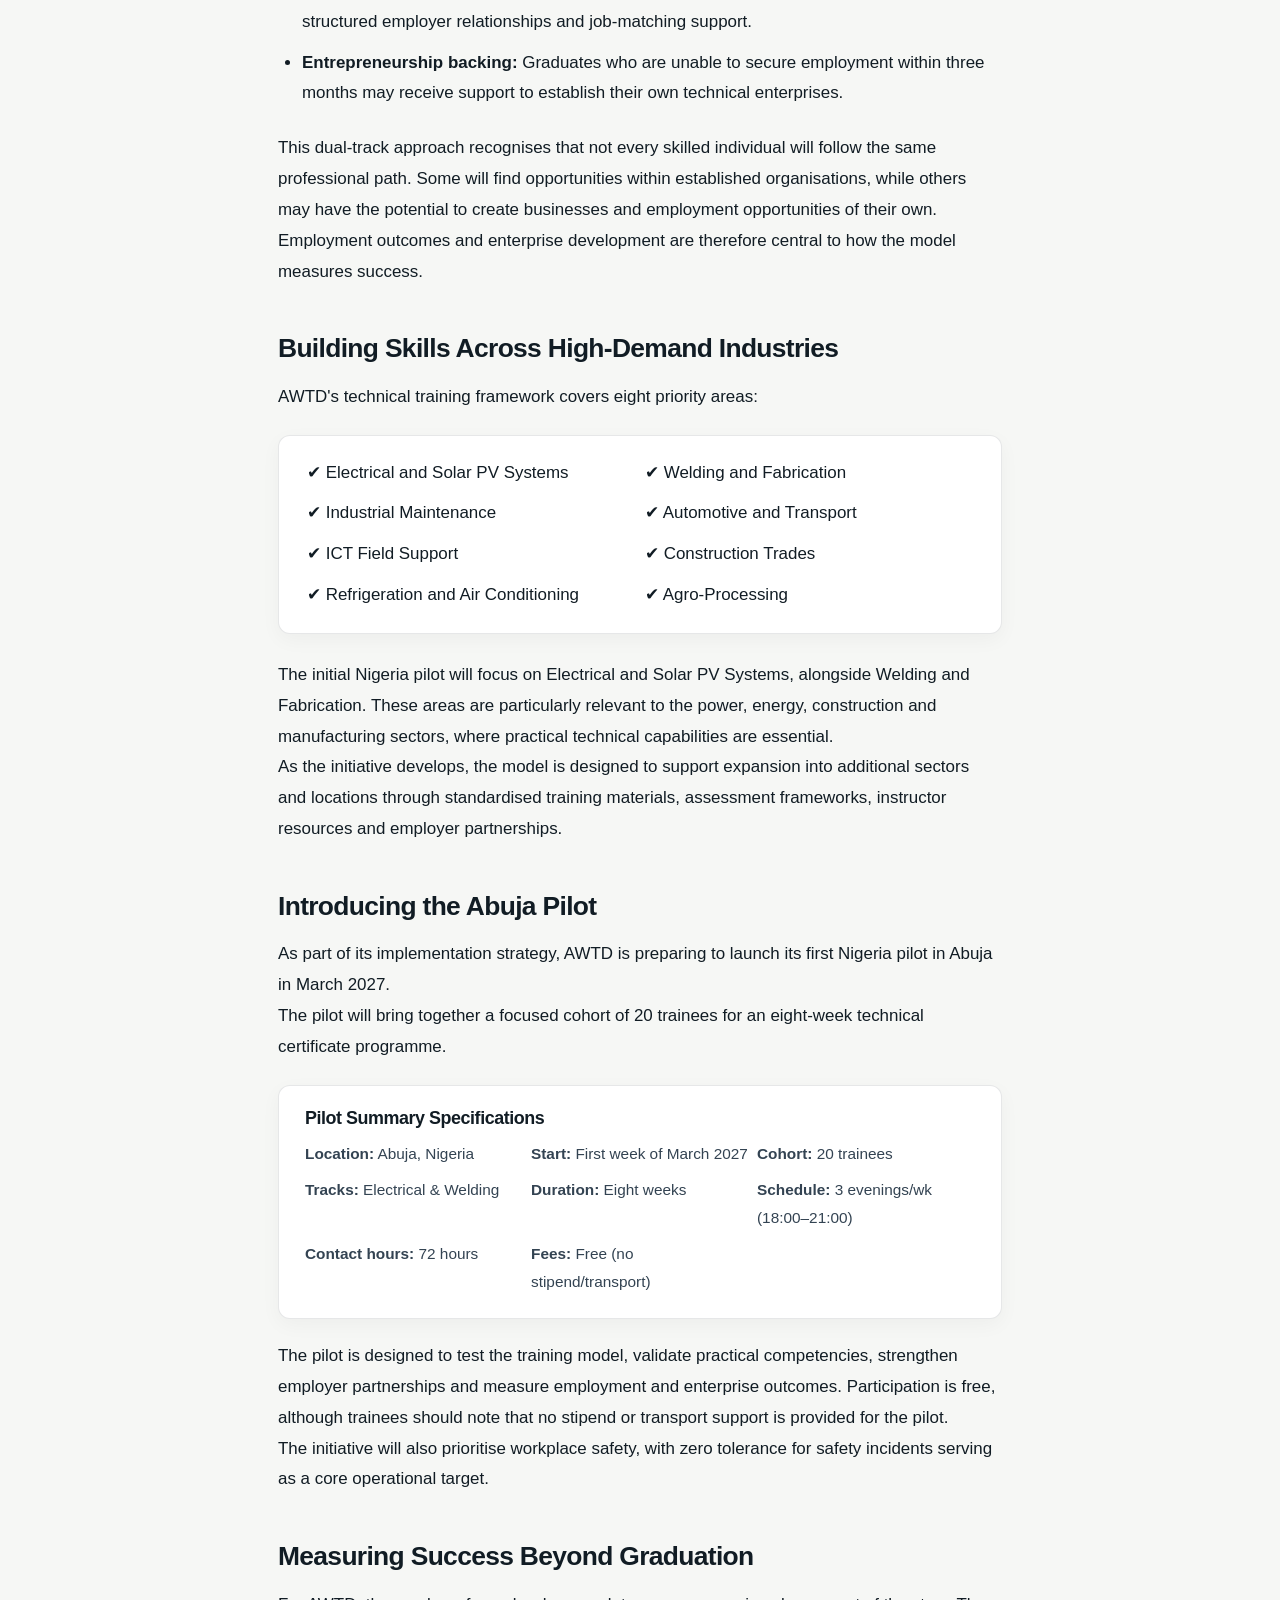
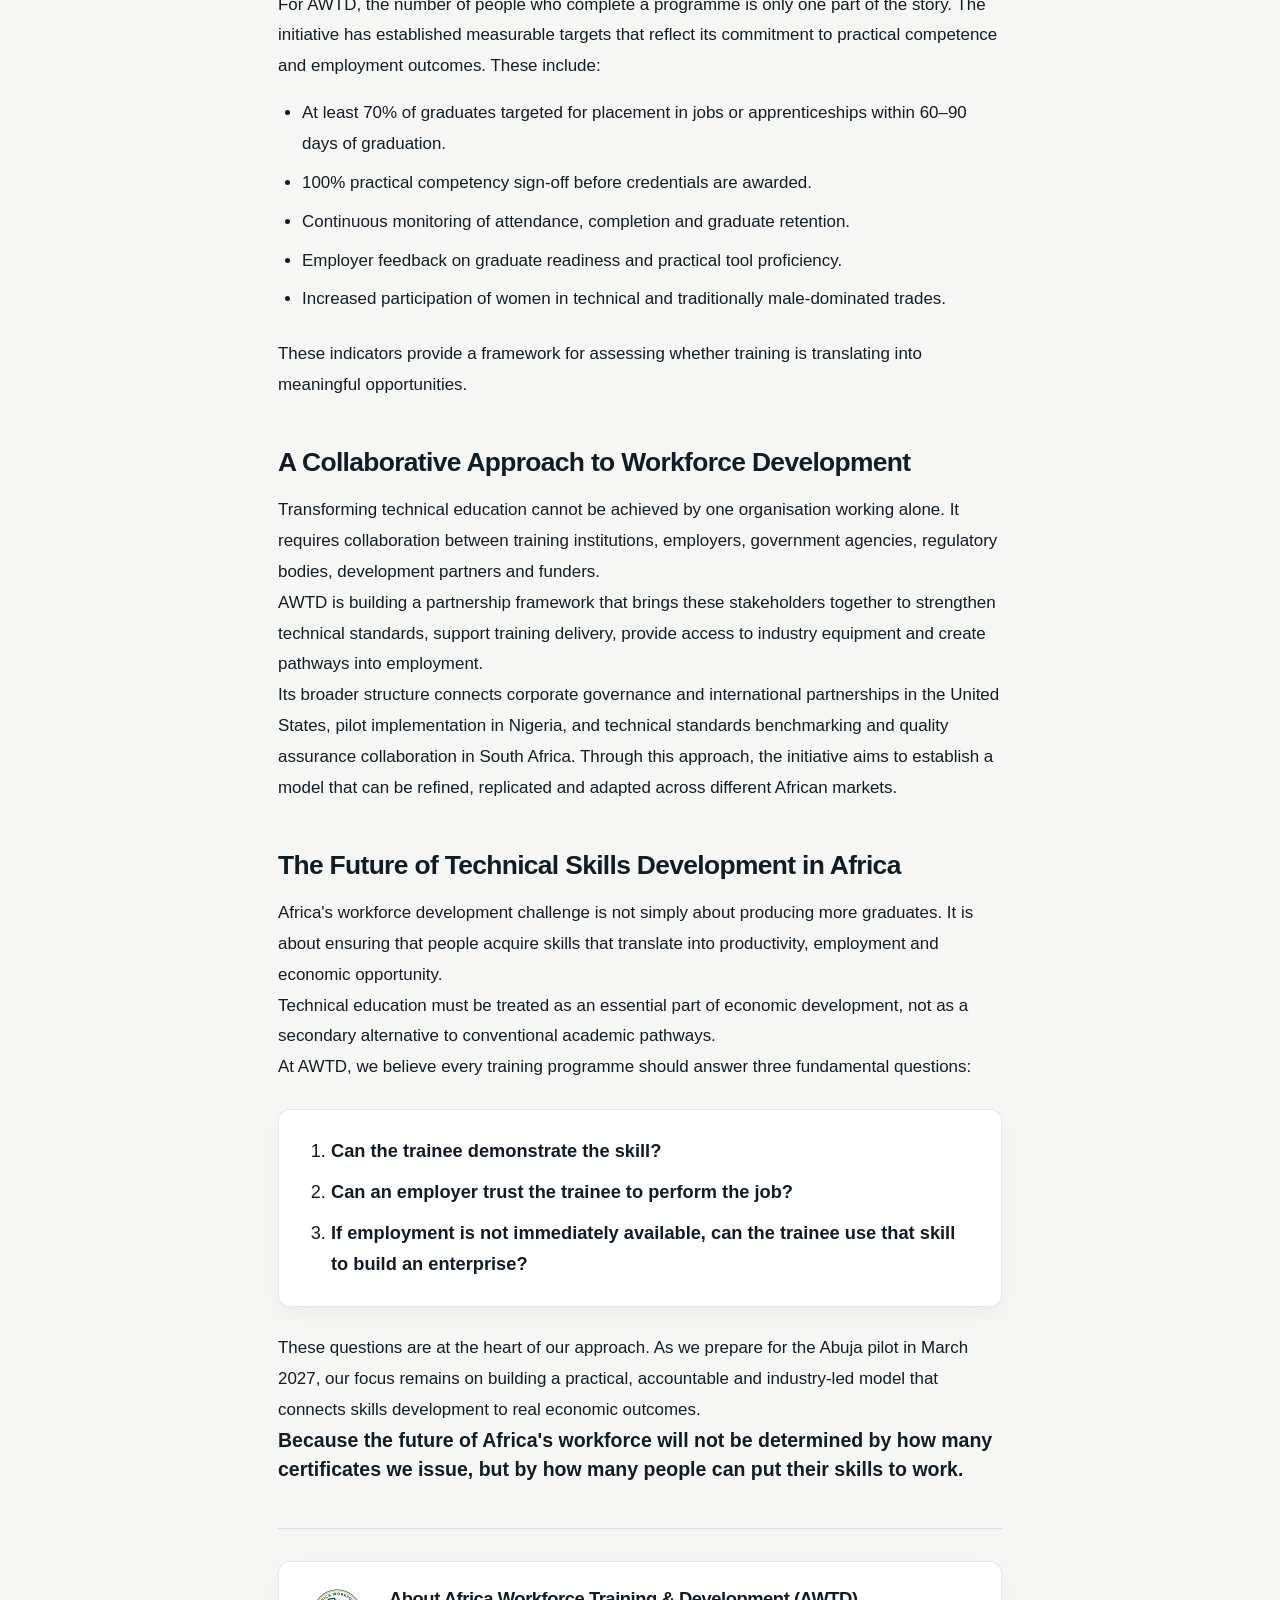
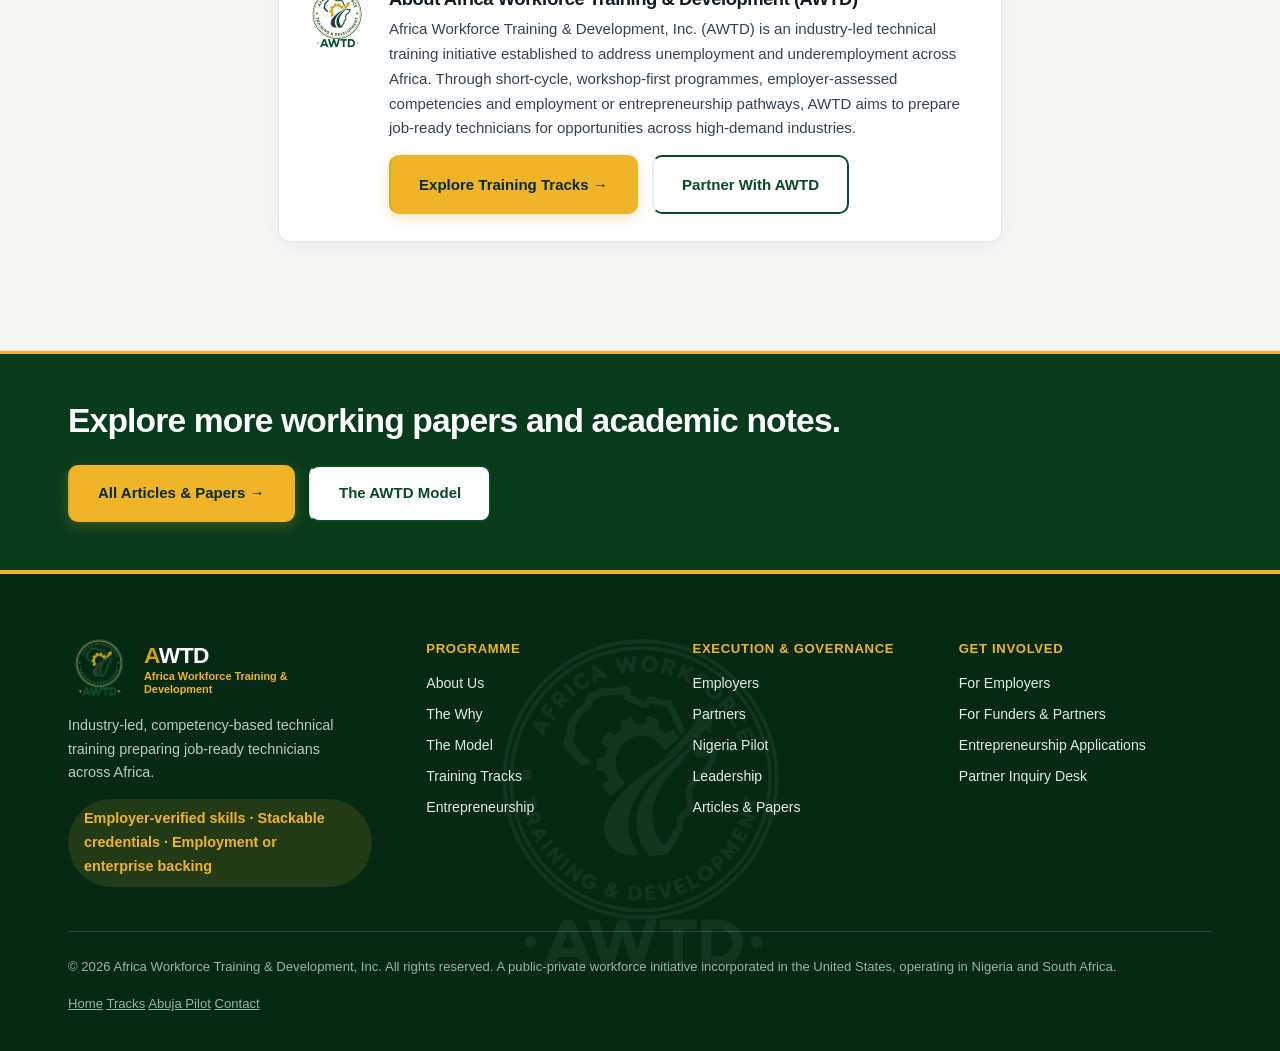
<file: article-beyond-certificates.html>
﻿<!DOCTYPE html>
<html lang="en">
<head>
  <meta charset="UTF-8">
  <meta name="viewport" content="width=device-width, initial-scale=1.0, viewport-fit=cover">
  <meta name="description" content="Beyond Certificates: Why Africa Needs a New Approach to Technical Skills Training. An in-depth thought leadership article from Africa Workforce Training & Development (AWTD).">
  <title>Beyond Certificates: Why Africa Needs a New Approach to Technical Skills Training | AWTD</title>
  <link rel="icon" type="image/png" href="04%20Logos/awtd-logo-transparent.png">
  <link rel="preconnect" href="https://fonts.googleapis.com">
  <link rel="preconnect" href="https://fonts.gstatic.com" crossorigin>
  <link href="https://fonts.googleapis.com/css2?family=Plus+Jakarta+Sans:ital,wght@0,400;0,500;0,600;0,700;0,800;1,400;1,600&display=swap" rel="stylesheet">
  <link rel="stylesheet" href="css/styles.css?v=20261121c">
</head>
<body class="page-article">
<a class="skip-link" href="#mainContent">Skip to main content</a>

<!-- ── TOP ANNOUNCEMENT BAR ────────────────────────────────────── -->
<div class="topbar" role="region" aria-label="Announcement">
  <div class="topbar-marquee" aria-label="Organisation summary and live date">
    <div class="topbar-track">
      <span class="topbar-meta">
        <span data-config="legal-name">Africa Workforce Training &amp; Development, Inc.</span> · Industry-Led Technical Workforce Initiative · USA · Nigeria · South Africa · Nigeria Pilot (Abuja): First Week of March 2027 · <span class="topbar-datetime" data-live-datetime></span> ·
      </span>
      <span class="topbar-meta topbar-meta--dup" aria-hidden="true">
        <span>Africa Workforce Training &amp; Development, Inc.</span> · Industry-Led Technical Workforce Initiative · USA · Nigeria · South Africa · Nigeria Pilot (Abuja): First Week of March 2027 · <span class="topbar-datetime" data-live-datetime></span> ·
      </span>
    </div>
  </div>
</div>

<!-- ── PRIMARY NAVIGATION ──────────────────────────────────────── -->
<nav class="nav" role="navigation" aria-label="Main Navigation">
  <div class="wrap nav-in">
    <div class="nav-brand-row">
      <button class="nav-toggle" id="navToggle" type="button" aria-expanded="false" aria-controls="navLinks" aria-label="Toggle navigation menu">
        <span class="nav-toggle-bar" aria-hidden="true"></span>
        <span class="nav-toggle-bar" aria-hidden="true"></span>
        <span class="nav-toggle-bar" aria-hidden="true"></span>
      </button>

      <a class="mark" href="index.html" aria-label="AWTD, Africa Workforce Training & Development Home">
        <img class="mark-seal" src="04%20Logos/awtd-logo-transparent.png" alt="Official AWTD Logo" width="68" height="68">
        <div class="mark-text">
          <span class="mark-glyph"><em>A</em>WTD</span>
          <span class="mark-sub">Africa Workforce Training &amp; Development</span>
        </div>
      </a>
    </div>

    <div class="nav-links" id="navLinks">
      <div class="nav-item">
        <button type="button" class="nav-dropdown-trigger" aria-expanded="false" aria-haspopup="true">
          About <span class="nav-caret" aria-hidden="true">▾</span>
        </button>
        <div class="nav-dropdown-menu" role="menu">
          <a href="index.html#about" role="menuitem">About Us<span>Our purpose &amp; 3 operating countries</span></a>
          <a href="problem.html" role="menuitem">The Why<span>The problem we are addressing</span></a>
          <a href="model.html" role="menuitem">The Model<span>Industry-led, competency-based architecture</span></a>
          <a href="leadership.html" role="menuitem">Leadership<span>Seated board &amp; nine officers</span></a>
        </div>
      </div>

      <div class="nav-item">
        <button type="button" class="nav-dropdown-trigger" aria-expanded="false" aria-haspopup="true">
          Programmes <span class="nav-caret" aria-hidden="true">▾</span>
        </button>
        <div class="nav-dropdown-menu" role="menu">
          <a href="tracks.html" role="menuitem">Training Tracks<span>Electrical, Welding &amp; candidate trades</span></a>
          <a href="model.html#journey" role="menuitem">Learner Journey<span>From intake to job placement</span></a>
          <a href="measurement.html" role="menuitem">Measurement<span>70% placement &amp; 0 incidents KPIs</span></a>
        </div>
      </div>

      <a href="pilot.html">Abuja Pilot</a>

      <div class="nav-item">
        <button type="button" class="nav-dropdown-trigger" aria-expanded="false" aria-haspopup="true">
          Partners <span class="nav-caret" aria-hidden="true">▾</span>
        </button>
        <div class="nav-dropdown-menu" role="menu">
          <a href="employers.html" role="menuitem">Employer Needs<span>Tell us what training you require</span></a>
          <a href="partners.html" role="menuitem">Partner Coalition<span>Government, employers &amp; funders</span></a>
        </div>
      </div>

      <a href="entrepreneurship.html">Entrepreneurship</a>
      <a href="papers.html" class="is-active" aria-current="page">Articles</a>
      <a class="nav-cta" href="get-involved.html">Get Involved</a>
    </div>
  </div>
</nav>

<main id="mainContent">
  <!-- ── ARTICLE HEADER ────────────────────────────────────────── -->
  <header class="band page-hero article-hero" id="top">
    <div class="wrap">
      <nav class="breadcrumb" aria-label="Breadcrumb">
        <a href="index.html">Home</a>
        <span class="breadcrumb-sep" aria-hidden="true">/</span>
        <a href="papers.html">Articles &amp; Thought Leadership</a>
        <span class="breadcrumb-sep" aria-hidden="true">/</span>
        <span aria-current="page">Beyond Certificates</span>
      </nav>
      <div class="article-meta-bar">
        <span class="chip">Thought Leadership</span>
        <span class="article-date">Published November 2026 · 6 min read</span>
      </div>
      <h1 class="h-sec article-title" style="font-size:clamp(2.1rem,4.4vw,3.4rem);line-height:1.2;margin:16px 0 18px">Beyond Certificates: Why Africa Needs a New Approach to Technical Skills Training</h1>
      <p class="lead" style="font-size:clamp(1.1rem,1.8vw,1.35rem);color:var(--ink);font-weight:600">Building a workforce that is not just trained, but ready to work.</p>
    </div>
  </header>

  <!-- ── ARTICLE CONTENT ───────────────────────────────────────── -->
  <article class="band band--light article-content-band">
    <div class="wrap article-container" style="max-width:820px;margin:0 auto">
      <!-- Natural Editorial Photograph -->
      <figure class="article-featured-figure" style="margin:0 0 36px">
        <img class="article-featured-img" src="05%20Images/technical-skills-training.jpg" alt="Young African technical trainees collaborating on hands-on equipment in a workshop" width="1200" height="720" style="width:100%;height:auto;border-radius:12px;box-shadow:0 12px 32px rgba(17,28,36,0.08);display:block">
        <figcaption style="font-size:0.86rem;color:var(--ink-muted);margin-top:10px;font-style:italic">Workshop-first competency: Hands-on technical diagnostics and assembly in a modern training bay, preparing technicians for real industry demands.</figcaption>
      </figure>

      <div class="article-body-text" style="font-size:1.06rem;line-height:1.82;color:var(--ink)">
        <p class="article-intro-p" style="font-size:1.18rem;line-height:1.75;font-weight:500;color:var(--ink)">Across Africa, millions of young people are seeking employment, while businesses in critical sectors continue to struggle to find technicians with the practical skills required to get the job done.</p>

        <p>From electricity and renewable energy to manufacturing, construction and transportation, the demand for skilled technical workers continues to grow. Yet, a significant gap remains between what many training institutions teach and what employers actually need.</p>

        <div class="article-callout-quote" style="background:#FFFFFF;border:1px solid rgba(17,28,36,0.1);padding:24px 28px;border-radius:12px;margin:32px 0;box-shadow:0 6px 20px rgba(17,28,36,0.04)">
          <p style="font-size:1.24rem;font-weight:700;color:var(--ink);line-height:1.5;margin:0">This raises an important question: Are we training people for certificates, or preparing them for real work?</p>
        </div>

        <p>At Africa Workforce Training &amp; Development (AWTD), we believe technical education must go beyond classroom instruction. It must be practical, industry-led, competency-based and measured by what graduates can actually do.</p>

        <h2 style="font-size:1.65rem;color:var(--ink);margin:44px 0 16px;line-height:1.3;font-weight:700">The Disconnect Between Education and Employment</h2>
        <p>One of the major challenges facing Africa's workforce development landscape is the disconnect between academic learning and industry expectations.</p>
        <p>Many graduates leave educational institutions with theoretical knowledge but limited experience using professional tools, working with industry equipment, following workplace safety procedures or solving practical technical problems.</p>
        <p>For employers, this often means additional time and resources must be invested before new recruits can become productive members of their teams.</p>
        <p>For young people, it creates another frustrating reality: having a qualification does not always mean having the skills employers are looking for.</p>
        <p>In Nigeria, technical and vocational education accounts for less than 10% of tertiary enrolment, despite the growing demand for skilled technicians across several industries.</p>
        <p>Addressing this challenge requires more than increasing enrollment. It requires rethinking how technical skills are taught, assessed and connected to employment.</p>

        <h2 style="font-size:1.65rem;color:var(--ink);margin:44px 0 16px;line-height:1.3;font-weight:700">A Workshop-First Approach to Technical Training</h2>
        <p>AWTD is built around a simple but important principle: people develop technical competence by doing the work, not simply learning about it.</p>
        <p>Our training model places practical instruction at the centre of the learning experience, with 70% of programme delivery dedicated to hands-on workshop activities and 30% to guided theory.</p>
        <p>Rather than relying primarily on written examinations, trainees demonstrate their abilities through practical assignments, real-world projects and employer-assessed competency validation.</p>
        <p>The model is structured around short, stackable eight-week training modules, allowing participants to develop specific technical competencies and earn credentials without spending years in programmes that may not reflect current industry requirements.</p>
        <p>Every programme is designed around real tools, real job requirements and clearly defined performance standards.</p>

        <h2 style="font-size:1.65rem;color:var(--ink);margin:44px 0 16px;line-height:1.3;font-weight:700">Training With Employers, Not Just For Them</h2>
        <p>Technical training becomes more effective when employers are involved from the beginning.</p>
        <p>AWTD works towards a model where employers and industry advisory groups help identify skills shortages, define occupational competencies and contribute to practical assessment standards.</p>
        <p>This ensures that training is connected to actual workplace expectations rather than assumptions about what industries might need.</p>
        <p>Through employer collaboration, trainees are exposed to the standards, tools and working practices relevant to their chosen fields.</p>
        <p>The goal is straightforward: reduce the gap between completing training and becoming productive in the workplace.</p>

        <h2 style="font-size:1.65rem;color:var(--ink);margin:44px 0 16px;line-height:1.3;font-weight:700">From Training to Employment or Entrepreneurship</h2>
        <p>Completing a training programme should be the beginning of a career pathway, not the end of an educational experience.</p>
        <p>AWTD's model therefore includes two transition pathways:</p>
        <ul style="padding-left:24px;margin:16px 0 24px">
          <li style="margin-bottom:10px"><strong>Employment placement:</strong> Graduates are connected directly to opportunities through structured employer relationships and job-matching support.</li>
          <li style="margin-bottom:10px"><strong>Entrepreneurship backing:</strong> Graduates who are unable to secure employment within three months may receive support to establish their own technical enterprises.</li>
        </ul>
        <p>This dual-track approach recognises that not every skilled individual will follow the same professional path. Some will find opportunities within established organisations, while others may have the potential to create businesses and employment opportunities of their own.</p>
        <p>Employment outcomes and enterprise development are therefore central to how the model measures success.</p>

        <h2 style="font-size:1.65rem;color:var(--ink);margin:44px 0 16px;line-height:1.3;font-weight:700">Building Skills Across High-Demand Industries</h2>
        <p>AWTD's technical training framework covers eight priority areas:</p>
        <div style="background:#FFFFFF;border:1px solid rgba(17,28,36,0.1);border-radius:12px;padding:22px 28px;margin:22px 0 26px;box-shadow:0 6px 20px rgba(17,28,36,0.04)">
          <ul style="display:grid;grid-template-columns:repeat(auto-fit,minmax(240px,1fr));gap:10px;list-style:none;padding:0;margin:0">
            <li>✔ Electrical and Solar PV Systems</li>
            <li>✔ Welding and Fabrication</li>
            <li>✔ Industrial Maintenance</li>
            <li>✔ Automotive and Transport</li>
            <li>✔ ICT Field Support</li>
            <li>✔ Construction Trades</li>
            <li>✔ Refrigeration and Air Conditioning</li>
            <li>✔ Agro-Processing</li>
          </ul>
        </div>
        <p>The initial Nigeria pilot will focus on Electrical and Solar PV Systems, alongside Welding and Fabrication. These areas are particularly relevant to the power, energy, construction and manufacturing sectors, where practical technical capabilities are essential.</p>
        <p>As the initiative develops, the model is designed to support expansion into additional sectors and locations through standardised training materials, assessment frameworks, instructor resources and employer partnerships.</p>

        <h2 style="font-size:1.65rem;color:var(--ink);margin:44px 0 16px;line-height:1.3;font-weight:700">Introducing the Abuja Pilot</h2>
        <p>As part of its implementation strategy, AWTD is preparing to launch its first Nigeria pilot in Abuja in March 2027.</p>
        <p>The pilot will bring together a focused cohort of 20 trainees for an eight-week technical certificate programme.</p>
        <div style="background:#FFFFFF;border:1px solid rgba(17,28,36,0.1);padding:22px 26px;border-radius:12px;margin:22px 0;box-shadow:0 6px 20px rgba(17,28,36,0.04)">
          <h4 style="margin:0 0 12px;color:var(--ink);font-size:1.12rem">Pilot Summary Specifications</h4>
          <ul style="list-style:none;padding:0;margin:0;display:grid;grid-template-columns:repeat(auto-fit,minmax(200px,1fr));gap:8px;font-size:0.96rem;color:var(--ink-secondary)">
            <li><strong>Location:</strong> Abuja, Nigeria</li>
            <li><strong>Start:</strong> First week of March 2027</li>
            <li><strong>Cohort:</strong> 20 trainees</li>
            <li><strong>Tracks:</strong> Electrical &amp; Welding</li>
            <li><strong>Duration:</strong> Eight weeks</li>
            <li><strong>Schedule:</strong> 3 evenings/wk (18:00–21:00)</li>
            <li><strong>Contact hours:</strong> 72 hours</li>
            <li><strong>Fees:</strong> Free (no stipend/transport)</li>
          </ul>
        </div>
        <p>The pilot is designed to test the training model, validate practical competencies, strengthen employer partnerships and measure employment and enterprise outcomes. Participation is free, although trainees should note that no stipend or transport support is provided for the pilot.</p>
        <p>The initiative will also prioritise workplace safety, with zero tolerance for safety incidents serving as a core operational target.</p>

        <h2 style="font-size:1.65rem;color:var(--ink);margin:44px 0 16px;line-height:1.3;font-weight:700">Measuring Success Beyond Graduation</h2>
        <p>For AWTD, the number of people who complete a programme is only one part of the story. The initiative has established measurable targets that reflect its commitment to practical competence and employment outcomes. These include:</p>
        <ul style="padding-left:24px;margin:16px 0 24px">
          <li style="margin-bottom:8px">At least 70% of graduates targeted for placement in jobs or apprenticeships within 60–90 days of graduation.</li>
          <li style="margin-bottom:8px">100% practical competency sign-off before credentials are awarded.</li>
          <li style="margin-bottom:8px">Continuous monitoring of attendance, completion and graduate retention.</li>
          <li style="margin-bottom:8px">Employer feedback on graduate readiness and practical tool proficiency.</li>
          <li style="margin-bottom:8px">Increased participation of women in technical and traditionally male-dominated trades.</li>
        </ul>
        <p>These indicators provide a framework for assessing whether training is translating into meaningful opportunities.</p>

        <h2 style="font-size:1.65rem;color:var(--ink);margin:44px 0 16px;line-height:1.3;font-weight:700">A Collaborative Approach to Workforce Development</h2>
        <p>Transforming technical education cannot be achieved by one organisation working alone. It requires collaboration between training institutions, employers, government agencies, regulatory bodies, development partners and funders.</p>
        <p>AWTD is building a partnership framework that brings these stakeholders together to strengthen technical standards, support training delivery, provide access to industry equipment and create pathways into employment.</p>
        <p>Its broader structure connects corporate governance and international partnerships in the United States, pilot implementation in Nigeria, and technical standards benchmarking and quality assurance collaboration in South Africa. Through this approach, the initiative aims to establish a model that can be refined, replicated and adapted across different African markets.</p>

        <h2 style="font-size:1.65rem;color:var(--ink);margin:44px 0 16px;line-height:1.3;font-weight:700">The Future of Technical Skills Development in Africa</h2>
        <p>Africa's workforce development challenge is not simply about producing more graduates. It is about ensuring that people acquire skills that translate into productivity, employment and economic opportunity.</p>
        <p>Technical education must be treated as an essential part of economic development, not as a secondary alternative to conventional academic pathways.</p>
        <p>At AWTD, we believe every training programme should answer three fundamental questions:</p>
        <div style="background:#FFFFFF;border:1px solid rgba(17,28,36,0.1);padding:26px 30px;border-radius:12px;margin:26px 0;box-shadow:0 6px 20px rgba(17,28,36,0.04)">
          <ol style="margin:0;padding-left:22px;font-size:1.14rem;line-height:1.7;color:var(--ink)">
            <li style="margin-bottom:10px"><strong>Can the trainee demonstrate the skill?</strong></li>
            <li style="margin-bottom:10px"><strong>Can an employer trust the trainee to perform the job?</strong></li>
            <li><strong>If employment is not immediately available, can the trainee use that skill to build an enterprise?</strong></li>
          </ol>
        </div>
        <p>These questions are at the heart of our approach. As we prepare for the Abuja pilot in March 2027, our focus remains on building a practical, accountable and industry-led model that connects skills development to real economic outcomes.</p>
        <p style="font-size:1.22rem;font-weight:700;color:var(--ink);line-height:1.5">Because the future of Africa's workforce will not be determined by how many certificates we issue, but by how many people can put their skills to work.</p>

        <hr style="border:none;border-top:1px solid rgba(17,28,36,0.1);margin:44px 0 32px">

        <!-- Author / Organisation Bio -->
        <div style="background:#FFFFFF;border:1px solid rgba(17,28,36,0.1);border-radius:12px;padding:26px;display:flex;gap:20px;align-items:flex-start;flex-wrap:wrap;box-shadow:0 6px 20px rgba(17,28,36,0.04)">
          <img src="04%20Logos/awtd-logo-transparent.png" alt="AWTD Official Seal" width="64" height="64" style="object-fit:contain;flex-shrink:0">
          <div style="flex:1;min-width:240px">
            <h4 style="margin:0 0 8px;font-size:1.15rem;color:var(--ink);font-weight:700">About Africa Workforce Training &amp; Development (AWTD)</h4>
            <p style="font-size:0.94rem;line-height:1.65;color:var(--ink-secondary);margin:0 0 14px">Africa Workforce Training &amp; Development, Inc. (AWTD) is an industry-led technical training initiative established to address unemployment and underemployment across Africa. Through short-cycle, workshop-first programmes, employer-assessed competencies and employment or entrepreneurship pathways, AWTD aims to prepare job-ready technicians for opportunities across high-demand industries.</p>
            <div class="btns" style="margin-top:0">
              <a class="btn btn-p" href="tracks.html">Explore Training Tracks →</a>
              <a class="btn btn-s" href="get-involved.html">Partner With AWTD</a>
            </div>
          </div>
        </div>
      </div>
    </div>
  </article>

  <section class="next-band" aria-label="Next section navigation">
    <div class="wrap next-band-in">
      <div>
        <h2 class="h-sec" style="font-size:clamp(1.5rem,3vw,2.1rem)">Explore more working papers and academic notes.</h2>
      </div>
      <div class="btns" style="margin-top:0">
        <a class="btn btn-p" href="papers.html">All Articles &amp; Papers →</a>
        <a class="btn btn-s" href="model.html">The AWTD Model</a>
      </div>
    </div>
  </section>
</main>

<footer class="foot">
  <div class="wrap">
    <div class="foot-in">
      <div class="foot-brand">
        <div class="foot-brand-mark">
          <img class="mark-seal" src="04%20Logos/awtd-logo-transparent.png" alt="Official AWTD Logo" width="62" height="62">
          <div class="mark-text">
            <span class="mark-glyph"><em>A</em>WTD</span>
            <span class="mark-sub">Africa Workforce Training &amp; Development</span>
          </div>
        </div>
        <p>Industry-led, competency-based technical training preparing job-ready technicians across Africa.</p>
        <p class="strap">Employer-verified skills · Stackable credentials · Employment or enterprise backing</p>
      </div>

      <div class="foot-meta">
        <b>Programme</b>
        <a href="index.html#about">About Us</a>
        <a href="problem.html">The Why</a>
        <a href="model.html">The Model</a>
        <a href="tracks.html">Training Tracks</a>
        <a href="entrepreneurship.html">Entrepreneurship</a>
      </div>

      <div class="foot-meta">
        <b>Execution &amp; Governance</b>
        <a href="employers.html">Employers</a>
        <a href="partners.html">Partners</a>
        <a href="pilot.html">Nigeria Pilot</a>
        <a href="leadership.html">Leadership</a>
        <a href="papers.html">Articles &amp; Papers</a>
      </div>

      <div class="foot-meta">
        <b>Get Involved</b>
        <a href="employers.html">For Employers</a>
        <a href="get-involved.html">For Funders &amp; Partners</a>
        <a href="entrepreneurship.html">Entrepreneurship Applications</a>
        <a href="get-involved.html#inquiryPanel">Partner Inquiry Desk</a>
      </div>
    </div>

    <div class="foot-base">
      <p>© 2026 <span data-config="legal-name">Africa Workforce Training &amp; Development, Inc.</span> All rights reserved. A public-private workforce initiative incorporated in the United States, operating in Nigeria and South Africa.</p>
      <div class="foot-base-links">
        <a href="index.html">Home</a>
        <a href="tracks.html">Tracks</a>
        <a href="pilot.html">Abuja Pilot</a>
        <a href="get-involved.html">Contact</a>
      </div>
    </div>
  </div>
</footer>

<script src="js/main.js?v=20261121c"></script>
</body>
</html>
</file>
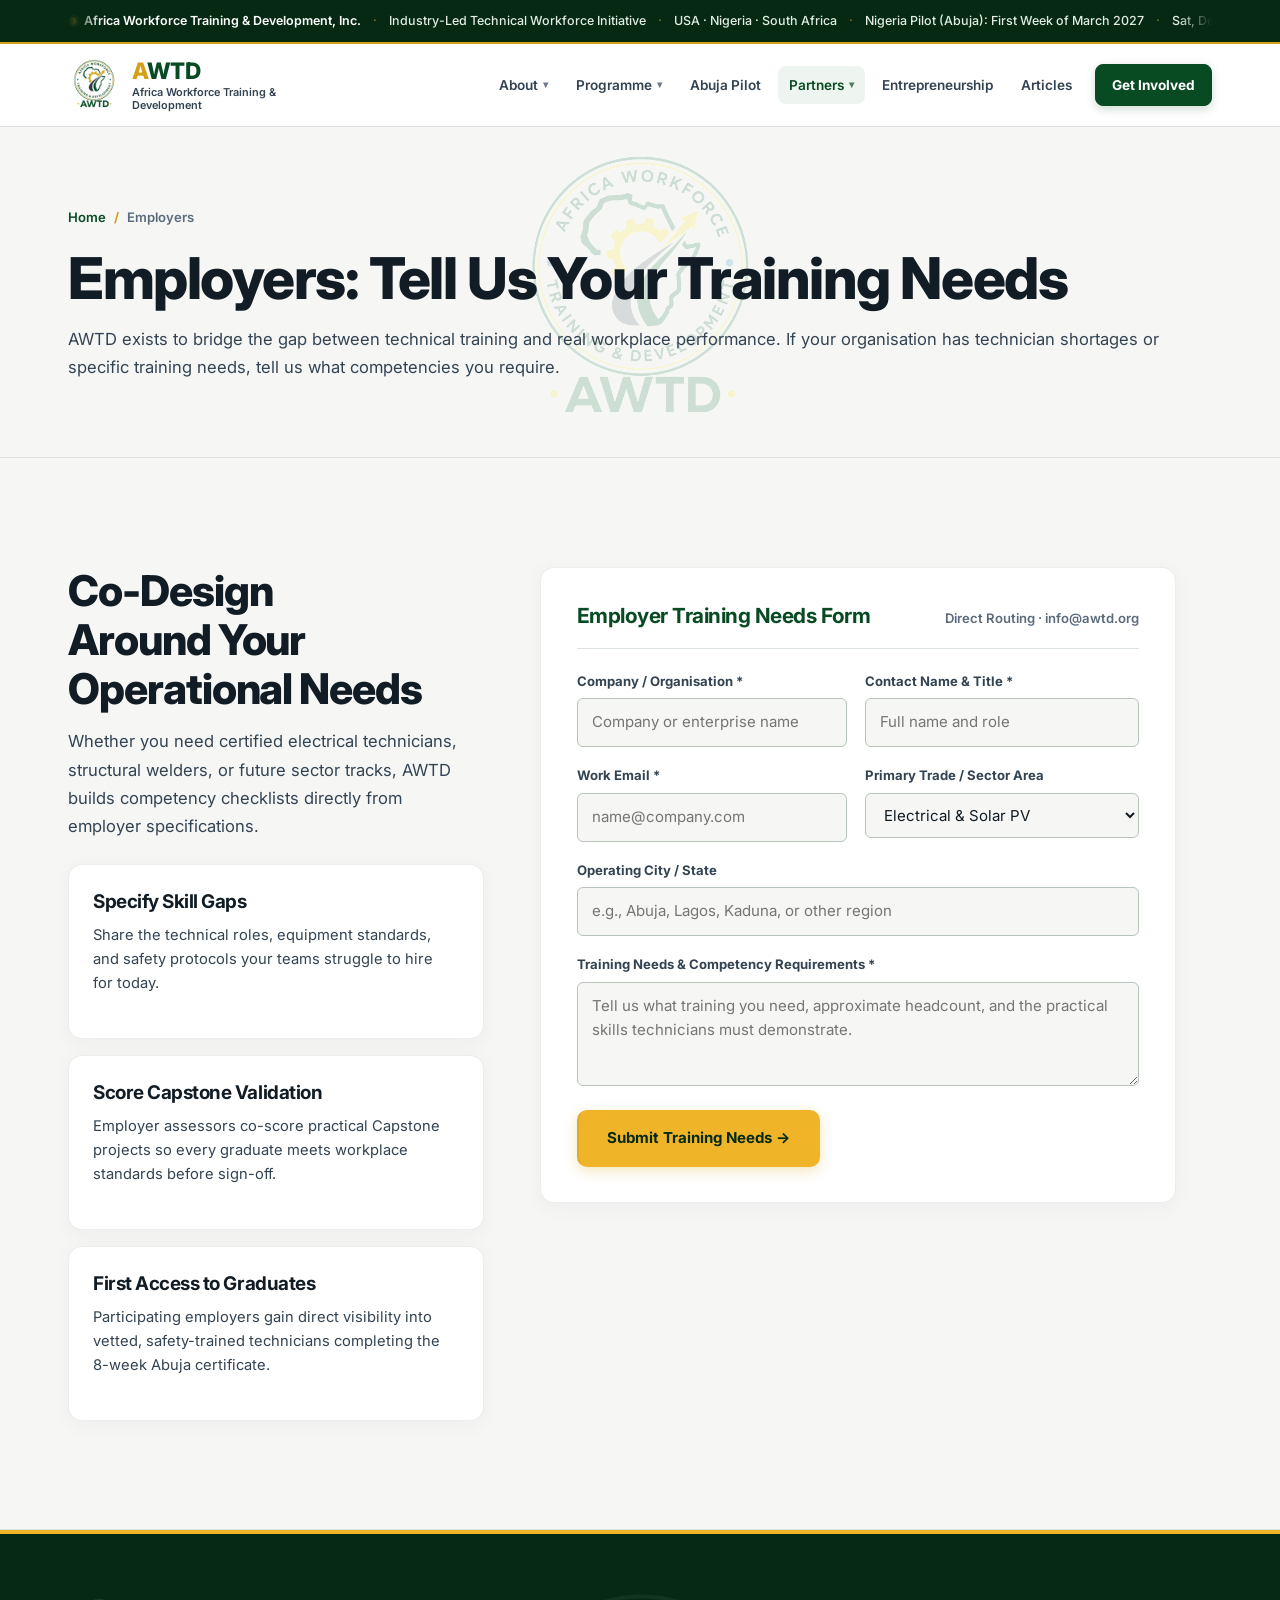
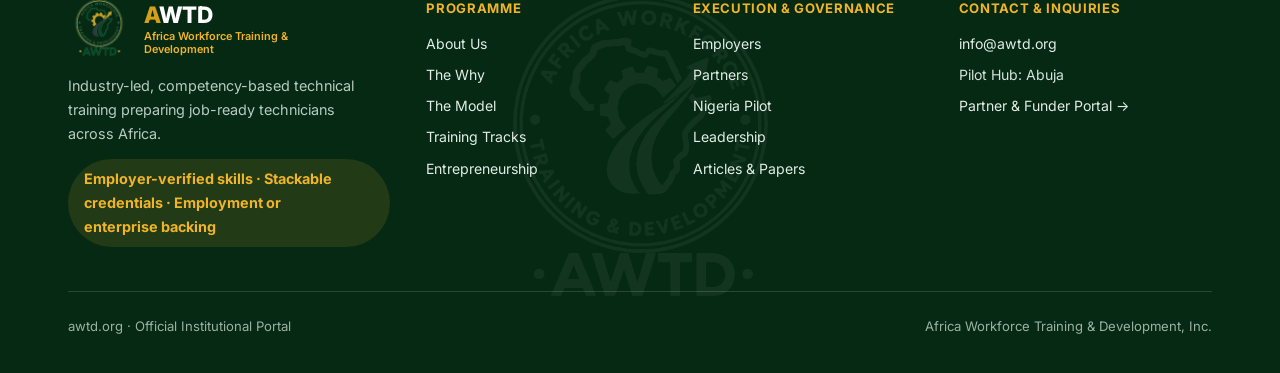
<file: employers.html>
﻿<!DOCTYPE html>
<html lang="en">
<head>
  <meta charset="UTF-8">
  <meta name="viewport" content="width=device-width, initial-scale=1.0, viewport-fit=cover">
  <meta name="claude:viewport-fit-sides" content="cover">
  <meta name="description" content="Employers, Tell AWTD what technical training your organisation needs so we can co-design competency standards and prepare job-ready technicians.">
  <title>Employers: AWTD | Africa Workforce Training &amp; Development</title>
  <link rel="icon" type="image/png" href="04%20Logos/awtd-logo-transparent.png">
  <link rel="preconnect" href="https://fonts.googleapis.com">
  <link rel="preconnect" href="https://fonts.gstatic.com" crossorigin>
  <link rel="stylesheet" href="https://fonts.googleapis.com/css2?family=Inter:wght@400;500;600;700;800&display=swap">
  <link rel="stylesheet" href="css/styles.css?v=20261121c">
</head>
<body>

<a class="skip-link" href="#mainContent">Skip to content</a>

<div class="topbar" role="region" aria-label="Institutional status and announcements">
  <div class="wrap topbar-in">
    <div class="topbar-marquee">
      <div class="topbar-track">
        <div class="topbar-meta">
          <span class="topbar-badge">
            <span class="topbar-dot" aria-hidden="true"></span>
            <span data-config="legal-name">Africa Workforce Training &amp; Development, Inc.</span>
          </span>
          <span class="topbar-sep" aria-hidden="true">·</span>
          <span>Industry-Led Technical Workforce Initiative</span>
          <span class="topbar-sep" aria-hidden="true">·</span>
          <span>USA · Nigeria · South Africa</span>
          <span class="topbar-sep" aria-hidden="true">·</span>
          <span>Nigeria Pilot (<span data-config="pilot-cities">Abuja</span>): First Week of March 2027</span>
          <span class="topbar-sep" aria-hidden="true">·</span>
          <span data-live-datetime></span>
        </div>
        <div class="topbar-meta topbar-meta--dup" aria-hidden="true">
          <span class="topbar-badge">
            <span class="topbar-dot"></span>
            <span>Africa Workforce Training &amp; Development, Inc.</span>
          </span>
          <span class="topbar-sep">·</span>
          <span>Industry-Led Technical Workforce Initiative</span>
          <span class="topbar-sep">·</span>
          <span>USA · Nigeria · South Africa</span>
          <span class="topbar-sep">·</span>
          <span>Nigeria Pilot (Abuja): First Week of March 2027</span>
          <span class="topbar-sep">·</span>
          <span data-live-datetime></span>
        </div>
      </div>
    </div>
  </div>
</div>
  </div>
</div>

<nav class="nav" aria-label="Primary Navigation">
  <div class="wrap nav-in">
    <a class="mark" href="index.html" aria-label="AWTD, Africa Workforce Training & Development Home">
      <img class="mark-seal" src="04%20Logos/awtd-logo-transparent.png" alt="Official AWTD Logo" width="68" height="68">
      <div class="mark-text">
        <span class="mark-glyph"><em>A</em>WTD</span>
        <span class="mark-sub">Africa Workforce Training &amp; Development</span>
      </div>
    </a>

    <button class="nav-toggle" id="navToggle" type="button" aria-expanded="false" aria-controls="navLinks" aria-label="Toggle navigation menu">
      <span class="nav-toggle-bar"></span>
      <span class="nav-toggle-bar"></span>
      <span class="nav-toggle-bar"></span>
    </button>

    <div class="nav-links" id="navLinks">
      <div class="nav-item">
        <button type="button" class="nav-dropdown-trigger" aria-expanded="false" aria-haspopup="true">
          About <span class="nav-caret" aria-hidden="true">▾</span>
        </button>
        <div class="nav-dropdown-menu" role="menu">
          <a href="index.html#about" role="menuitem">About AWTD<span>Mission, vision &amp; 3 operating countries</span></a>
          <a href="problem.html" role="menuitem">The Why<span>Status Quo vs. AWTD Blueprint</span></a>
          <a href="leadership.html" role="menuitem">Leadership<span>9 seated officers across US, NG, ZA &amp; ET</span></a>
        </div>
      </div>

      <div class="nav-item">
        <button type="button" class="nav-dropdown-trigger" aria-expanded="false" aria-haspopup="true">
          Programme <span class="nav-caret" aria-hidden="true">▾</span>
        </button>
        <div class="nav-dropdown-menu" role="menu">
          <a href="model.html" role="menuitem">The Model<span>Operational pillars &amp; learner journey</span></a>
          <a href="tracks.html" role="menuitem">Training Tracks<span>Electrical, Welding &amp; future rollout</span></a>
          <a href="measurement.html" role="menuitem">Measurement &amp; QA<span>Quarterly KPIs &amp; safety gate</span></a>
        </div>
      </div>

      <a href="pilot.html">Abuja Pilot</a>

      <div class="nav-item">
        <button type="button" class="nav-dropdown-trigger is-active" aria-expanded="false" aria-haspopup="true">
          Partners <span class="nav-caret" aria-hidden="true">▾</span>
        </button>
        <div class="nav-dropdown-menu" role="menu">
          <a href="employers.html" role="menuitem">Employer Needs<span>Tell us what training you require</span></a>
          <a href="partners.html" role="menuitem">Partner Coalition<span>Government, employers &amp; funders</span></a>
        </div>
      </div>

      <a href="entrepreneurship.html">Entrepreneurship</a>
      <a href="papers.html">Articles</a>
      <a class="nav-cta" href="get-involved.html">Get Involved</a>
    </div>
  </div>
</nav>

<main id="mainContent">
  <header class="band page-hero" id="top">
    <div class="wrap">
      <nav class="breadcrumb" aria-label="Breadcrumb">
        <a href="index.html">Home</a>
        <span class="breadcrumb-sep" aria-hidden="true">/</span>
        <span aria-current="page">Employers</span>
      </nav>
      <h1 class="h-sec" style="font-size:clamp(2.35rem,5vw,3.6rem)">Employers: Tell Us Your Training Needs</h1>
      <p class="lead">AWTD exists to bridge the gap between technical training and real workplace performance. If your organisation has technician shortages or specific training needs, tell us what competencies you require.</p>
    </div>
  </header>

  <section class="band band--stone reveal" id="employer-needs" aria-labelledby="heading-employer-needs">
    <div class="wrap">
      <div class="engage-layout">
        <div>
          <h2 class="h-sec" id="heading-employer-needs">Co-Design Around Your Operational Needs</h2>
          <p class="lead" style="margin-bottom:24px">Whether you need certified electrical technicians, structural welders, or future sector tracks, AWTD builds competency checklists directly from employer specifications.</p>

          <div class="grid" style="grid-template-columns:1fr;gap:16px">
            <article class="card">
              <span class="card-n">01 · Demand Signal</span>
              <h3>Specify Skill Gaps</h3>
              <p>Share the technical roles, equipment standards, and safety protocols your teams struggle to hire for today.</p>
            </article>
            <article class="card">
              <span class="card-n">02 · Co-Assessment</span>
              <h3>Score Capstone Validation</h3>
              <p>Employer assessors co-score practical Capstone projects so every graduate meets workplace standards before sign-off.</p>
            </article>
            <article class="card">
              <span class="card-n">03 · Hiring Pipeline</span>
              <h3>First Access to Graduates</h3>
              <p>Participating employers gain direct visibility into vetted, safety-trained technicians completing the 8-week Abuja certificate.</p>
            </article>
          </div>
        </div>

        <div class="inquiry-panel" id="employerPanel">
          <div class="inquiry-head">
            <h3>Employer Training Needs Form</h3>
            <span>Direct Routing · <span data-config="contact-email">info@awtd.org</span></span>
          </div>

          <form class="inquiry-form" id="employerNeedsForm" novalidate>
            <div class="form-field">
              <label for="empCompany">Company / Organisation *</label>
              <input type="text" id="empCompany" name="company" required placeholder="Company or enterprise name">
            </div>
            <div class="form-field">
              <label for="empContact">Contact Name &amp; Title *</label>
              <input type="text" id="empContact" name="contactName" required placeholder="Full name and role">
            </div>
            <div class="form-field">
              <label for="empEmail">Work Email *</label>
              <input type="email" id="empEmail" name="email" required placeholder="name@company.com">
            </div>
            <div class="form-field">
              <label for="empSector">Primary Trade / Sector Area</label>
              <select id="empSector" name="sector">
                <option value="Electrical & Solar PV">Electrical &amp; Solar PV</option>
                <option value="Welding & Fabrication">Welding &amp; Fabrication</option>
                <option value="Industrial Maintenance">Industrial Maintenance</option>
                <option value="Automotive & Transport">Automotive &amp; Transport</option>
                <option value="ICT Field Support">ICT Field Support</option>
                <option value="Construction Trades">Construction Trades</option>
                <option value="Refrigeration & AC">Refrigeration &amp; AC</option>
                <option value="Agro-Processing">Agro-Processing</option>
                <option value="Other / Custom Technical Need">Other / Custom Technical Need</option>
              </select>
            </div>
            <div class="form-field form-field--full">
              <label for="empLocation">Operating City / State</label>
              <input type="text" id="empLocation" name="location" placeholder="e.g., Abuja, Lagos, Kaduna, or other region">
            </div>
            <div class="form-field form-field--full">
              <label for="empNeeds">Training Needs &amp; Competency Requirements *</label>
              <textarea id="empNeeds" name="needs" required placeholder="Tell us what training you need, approximate headcount, and the practical skills technicians must demonstrate."></textarea>
            </div>
            <div class="form-actions">
              <button type="submit" class="btn btn-p">Submit Training Needs →</button>
              <span class="form-status" id="employerNeedsStatus" role="status" aria-live="polite"></span>
            </div>
          </form>
        </div>
      </div>
    </div>
  </section>
</main>

<footer class="foot">
  <div class="wrap">
    <div class="foot-in">
      <div class="foot-brand">
        <div class="foot-brand-mark">
          <img class="mark-seal" src="04%20Logos/awtd-logo-transparent.png" alt="Official AWTD Logo" width="62" height="62">
          <div class="mark-text">
            <span class="mark-glyph"><em>A</em>WTD</span>
            <span class="mark-sub">Africa Workforce Training &amp; Development</span>
          </div>
        </div>
        <p>Industry-led, competency-based technical training preparing job-ready technicians across Africa.</p>
        <p class="strap">Employer-verified skills · Stackable credentials · Employment or enterprise backing</p>
      </div>

      <div class="foot-meta">
        <b>Programme</b>
        <a href="index.html#about">About Us</a>
        <a href="problem.html">The Why</a>
        <a href="model.html">The Model</a>
        <a href="tracks.html">Training Tracks</a>
        <a href="entrepreneurship.html">Entrepreneurship</a>
      </div>

      <div class="foot-meta">
        <b>Execution &amp; Governance</b>
        <a href="employers.html">Employers</a>
        <a href="partners.html">Partners</a>
        <a href="pilot.html">Nigeria Pilot</a>
        <a href="leadership.html">Leadership</a>
        <a href="papers.html">Articles &amp; Papers</a>
      </div>

      <div class="foot-meta">
        <b>Contact &amp; Inquiries</b>
        <a href="mailto:info@awtd.org" data-config="contact-email">info@awtd.org</a>
        <span>Pilot Hub: <span data-config="pilot-cities">Abuja</span></span>
        <a href="get-involved.html">Partner &amp; Funder Portal →</a>
      </div>
    </div>

    <div class="foot-base">
      <span>awtd.org · Official Institutional Portal</span>
      <span style="display:inline-block">
        <span data-config="legal-name">Africa Workforce Training &amp; Development, Inc.</span>
      </span>
    </div>
  </div>
</footer>

<script src="js/main.js?v=20261121c"></script>
</body>
</html>
</file>
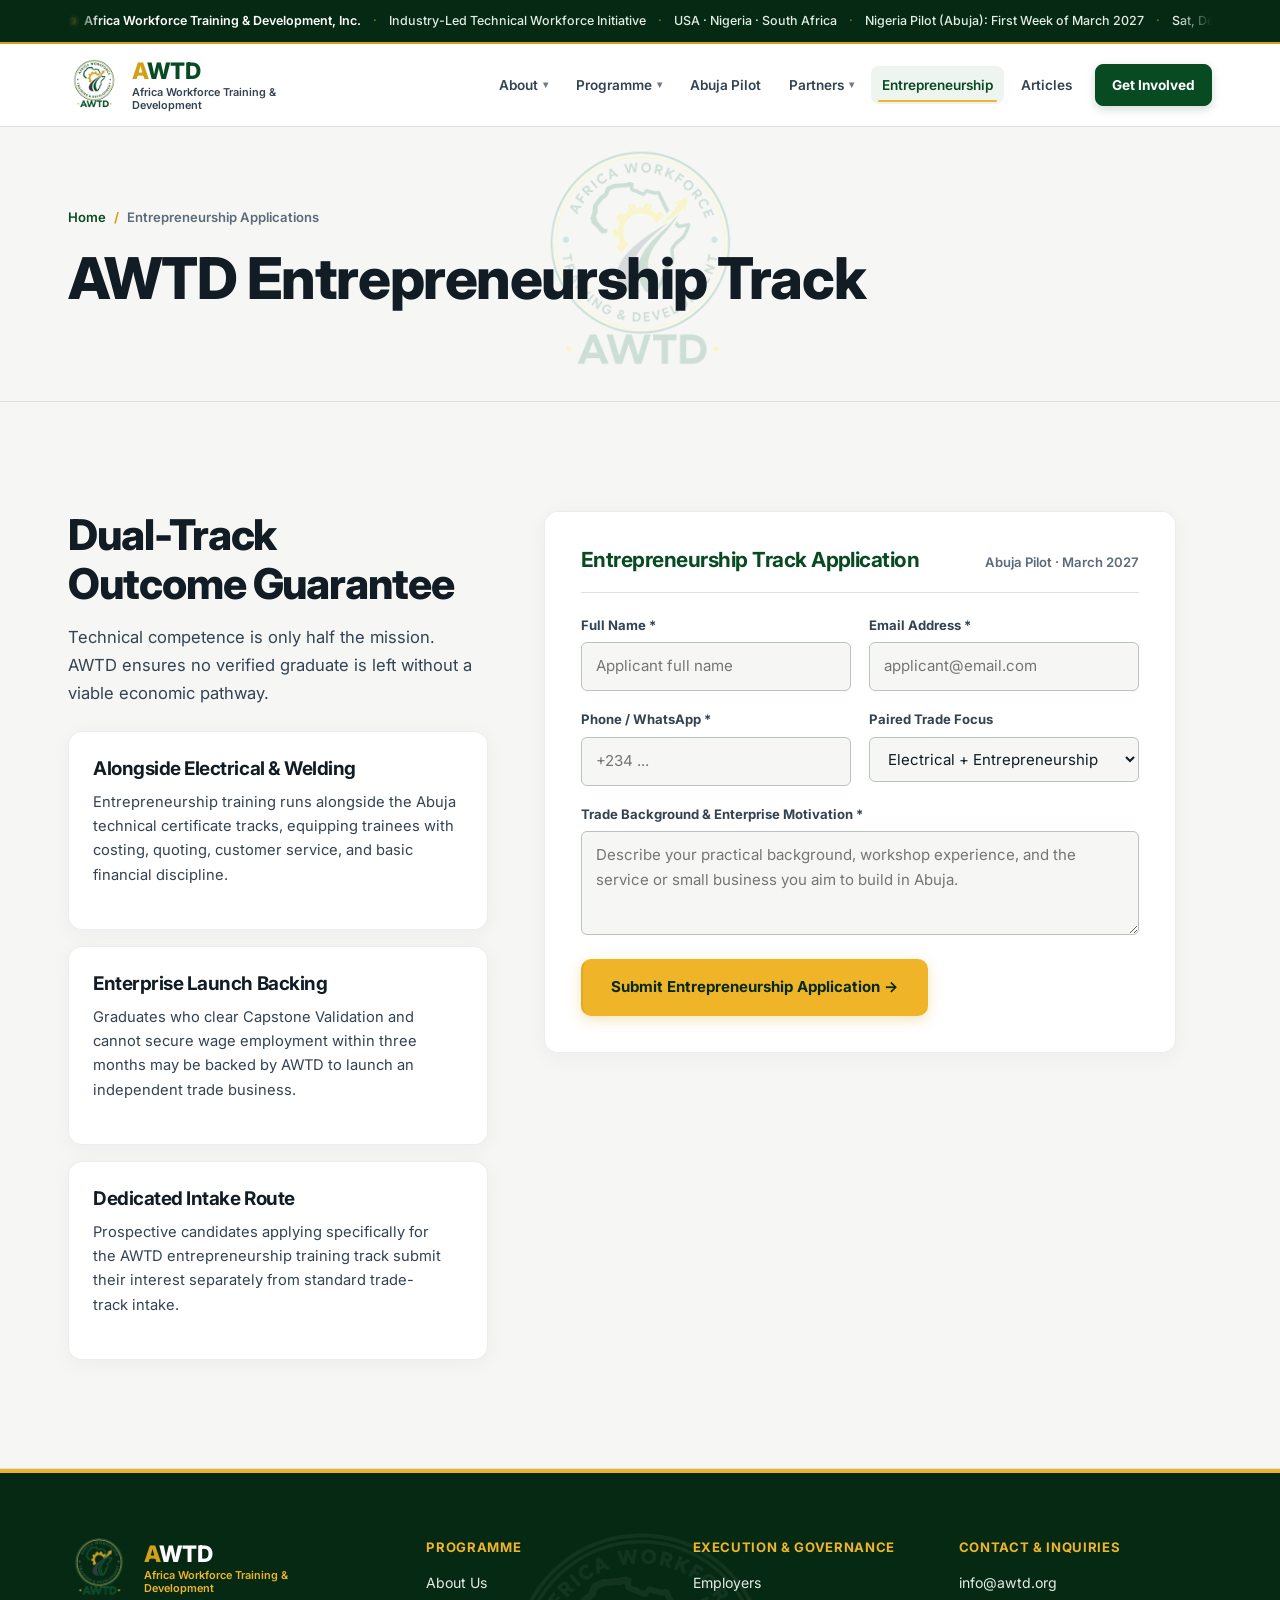
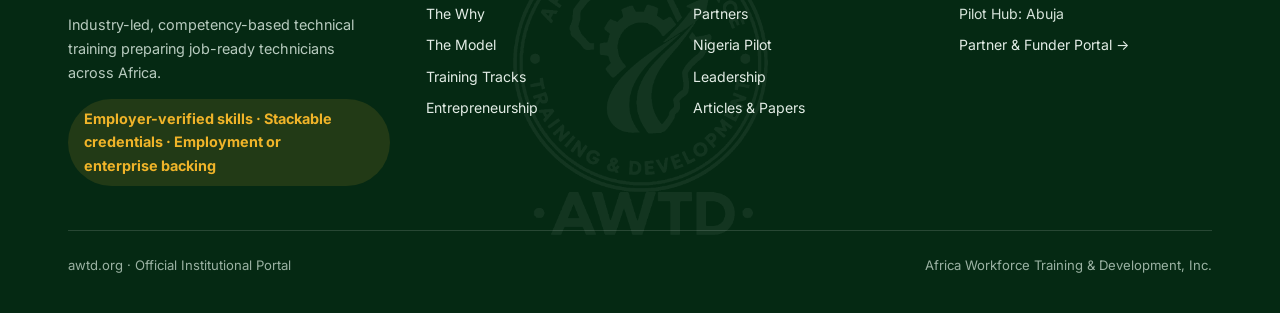
<file: entrepreneurship.html>
﻿<!DOCTYPE html>
<html lang="en">
<head>
  <meta charset="UTF-8">
  <meta name="viewport" content="width=device-width, initial-scale=1.0, viewport-fit=cover">
  <meta name="claude:viewport-fit-sides" content="cover">
  <meta name="description" content="AWTD Entrepreneurship Track Applications, Separate entrepreneurship pathway running alongside Electrical and Welding, backing graduates to launch businesses if not placed within three months.">
  <title>Entrepreneurship Applications: AWTD | Africa Workforce Training &amp; Development</title>
  <link rel="icon" type="image/png" href="04%20Logos/awtd-logo-transparent.png">
  <link rel="preconnect" href="https://fonts.googleapis.com">
  <link rel="preconnect" href="https://fonts.gstatic.com" crossorigin>
  <link rel="stylesheet" href="https://fonts.googleapis.com/css2?family=Inter:wght@400;500;600;700;800&display=swap">
  <link rel="stylesheet" href="css/styles.css?v=20261121c">
</head>
<body>

<a class="skip-link" href="#mainContent">Skip to content</a>

<div class="topbar" role="region" aria-label="Institutional status and announcements">
  <div class="wrap topbar-in">
    <div class="topbar-marquee">
      <div class="topbar-track">
        <div class="topbar-meta">
          <span class="topbar-badge">
            <span class="topbar-dot" aria-hidden="true"></span>
            <span data-config="legal-name">Africa Workforce Training &amp; Development, Inc.</span>
          </span>
          <span class="topbar-sep" aria-hidden="true">·</span>
          <span>Industry-Led Technical Workforce Initiative</span>
          <span class="topbar-sep" aria-hidden="true">·</span>
          <span>USA · Nigeria · South Africa</span>
          <span class="topbar-sep" aria-hidden="true">·</span>
          <span>Nigeria Pilot (<span data-config="pilot-cities">Abuja</span>): First Week of March 2027</span>
          <span class="topbar-sep" aria-hidden="true">·</span>
          <span data-live-datetime></span>
        </div>
        <div class="topbar-meta topbar-meta--dup" aria-hidden="true">
          <span class="topbar-badge">
            <span class="topbar-dot"></span>
            <span>Africa Workforce Training &amp; Development, Inc.</span>
          </span>
          <span class="topbar-sep">·</span>
          <span>Industry-Led Technical Workforce Initiative</span>
          <span class="topbar-sep">·</span>
          <span>USA · Nigeria · South Africa</span>
          <span class="topbar-sep">·</span>
          <span>Nigeria Pilot (Abuja): First Week of March 2027</span>
          <span class="topbar-sep">·</span>
          <span data-live-datetime></span>
        </div>
      </div>
    </div>
  </div>
</div>
  </div>
</div>

<nav class="nav" aria-label="Primary Navigation">
  <div class="wrap nav-in">
    <a class="mark" href="index.html" aria-label="AWTD, Africa Workforce Training & Development Home">
      <img class="mark-seal" src="04%20Logos/awtd-logo-transparent.png" alt="Official AWTD Logo" width="68" height="68">
      <div class="mark-text">
        <span class="mark-glyph"><em>A</em>WTD</span>
        <span class="mark-sub">Africa Workforce Training &amp; Development</span>
      </div>
    </a>

    <button class="nav-toggle" id="navToggle" type="button" aria-expanded="false" aria-controls="navLinks" aria-label="Toggle navigation menu">
      <span class="nav-toggle-bar"></span>
      <span class="nav-toggle-bar"></span>
      <span class="nav-toggle-bar"></span>
    </button>

    <div class="nav-links" id="navLinks">
      <div class="nav-item">
        <button type="button" class="nav-dropdown-trigger" aria-expanded="false" aria-haspopup="true">
          About <span class="nav-caret" aria-hidden="true">▾</span>
        </button>
        <div class="nav-dropdown-menu" role="menu">
          <a href="index.html#about" role="menuitem">About AWTD<span>Mission, vision &amp; 3 operating countries</span></a>
          <a href="problem.html" role="menuitem">The Why<span>Status Quo vs. AWTD Blueprint</span></a>
          <a href="leadership.html" role="menuitem">Leadership<span>9 seated officers across US, NG, ZA &amp; ET</span></a>
        </div>
      </div>

      <div class="nav-item">
        <button type="button" class="nav-dropdown-trigger" aria-expanded="false" aria-haspopup="true">
          Programme <span class="nav-caret" aria-hidden="true">▾</span>
        </button>
        <div class="nav-dropdown-menu" role="menu">
          <a href="model.html" role="menuitem">The Model<span>Operational pillars &amp; learner journey</span></a>
          <a href="tracks.html" role="menuitem">Training Tracks<span>Electrical, Welding &amp; future rollout</span></a>
          <a href="measurement.html" role="menuitem">Measurement &amp; QA<span>Quarterly KPIs &amp; safety gate</span></a>
        </div>
      </div>

      <a href="pilot.html">Abuja Pilot</a>

      <div class="nav-item">
        <button type="button" class="nav-dropdown-trigger" aria-expanded="false" aria-haspopup="true">
          Partners <span class="nav-caret" aria-hidden="true">▾</span>
        </button>
        <div class="nav-dropdown-menu" role="menu">
          <a href="employers.html" role="menuitem">Employer Needs<span>Tell us what training you require</span></a>
          <a href="partners.html" role="menuitem">Partner Coalition<span>Government, employers &amp; funders</span></a>
        </div>
      </div>

      <a href="entrepreneurship.html" class="is-active" aria-current="page">Entrepreneurship</a>
      <a href="papers.html">Articles</a>
      <a class="nav-cta" href="get-involved.html">Get Involved</a>
    </div>
  </div>
</nav>

<main id="mainContent">
  <header class="band page-hero" id="top">
    <div class="wrap">
      <nav class="breadcrumb" aria-label="Breadcrumb">
        <a href="index.html">Home</a>
        <span class="breadcrumb-sep" aria-hidden="true">/</span>
        <span aria-current="page">Entrepreneurship Applications</span>
      </nav>
      <h1 class="h-sec" style="font-size:clamp(2.35rem,5vw,3.6rem)">AWTD Entrepreneurship Track</h1>
    </div>
  </header>

  <section class="band band--stone reveal" id="entrepreneurship-apply" aria-labelledby="heading-ent-apply">
    <div class="wrap">
      <div class="engage-layout">
        <div>
          <h2 class="h-sec" id="heading-ent-apply">Dual-Track Outcome Guarantee</h2>
          <p class="lead" style="margin-bottom:24px">Technical competence is only half the mission. AWTD ensures no verified graduate is left without a viable economic pathway.</p>

          <div class="grid" style="grid-template-columns:1fr;gap:16px">
            <article class="card">
              <span class="card-n">01 · Parallel Track</span>
              <h3>Alongside Electrical &amp; Welding</h3>
              <p>Entrepreneurship training runs alongside the Abuja technical certificate tracks, equipping trainees with costing, quoting, customer service, and basic financial discipline.</p>
            </article>
            <article class="card">
              <span class="card-n">02 · Three-Month Backstop</span>
              <h3>Enterprise Launch Backing</h3>
              <p>Graduates who clear Capstone Validation and cannot secure wage employment within three months may be backed by AWTD to launch an independent trade business.</p>
            </article>
            <article class="card">
              <span class="card-n">03 · Separate Application</span>
              <h3>Dedicated Intake Route</h3>
              <p>Prospective candidates applying specifically for the AWTD entrepreneurship training track submit their interest separately from standard trade-track intake.</p>
            </article>
          </div>
        </div>

        <div class="inquiry-panel" id="entrepreneurshipPanel">
          <div class="inquiry-head">
            <h3>Entrepreneurship Track Application</h3>
            <span>Abuja Pilot · March 2027</span>
          </div>

          <form class="inquiry-form" id="entrepreneurshipForm" novalidate>
            <div class="form-field">
              <label for="entName">Full Name *</label>
              <input type="text" id="entName" name="fullName" required placeholder="Applicant full name">
            </div>
            <div class="form-field">
              <label for="entEmail">Email Address *</label>
              <input type="email" id="entEmail" name="email" required placeholder="applicant@email.com">
            </div>
            <div class="form-field">
              <label for="entPhone">Phone / WhatsApp *</label>
              <input type="tel" id="entPhone" name="phone" required placeholder="+234 ...">
            </div>
            <div class="form-field">
              <label for="entTrack">Paired Trade Focus</label>
              <select id="entTrack" name="tradeTrack">
                <option value="Electrical + Entrepreneurship">Electrical + Entrepreneurship</option>
                <option value="Welding + Entrepreneurship">Welding + Entrepreneurship</option>
                <option value="Entrepreneurship Track Only">Entrepreneurship Track Only</option>
              </select>
            </div>
            <div class="form-field form-field--full">
              <label for="entConcept">Trade Background &amp; Enterprise Motivation *</label>
              <textarea id="entConcept" name="ventureConcept" required placeholder="Describe your practical background, workshop experience, and the service or small business you aim to build in Abuja."></textarea>
            </div>
            <div class="form-actions">
              <button type="submit" class="btn btn-p">Submit Entrepreneurship Application →</button>
              <span class="form-status" id="entrepreneurshipStatus" role="status" aria-live="polite"></span>
            </div>
          </form>
        </div>
      </div>
    </div>
  </section>
</main>

<footer class="foot">
  <div class="wrap">
    <div class="foot-in">
      <div class="foot-brand">
        <div class="foot-brand-mark">
          <img class="mark-seal" src="04%20Logos/awtd-logo-transparent.png" alt="Official AWTD Logo" width="62" height="62">
          <div class="mark-text">
            <span class="mark-glyph"><em>A</em>WTD</span>
            <span class="mark-sub">Africa Workforce Training &amp; Development</span>
          </div>
        </div>
        <p>Industry-led, competency-based technical training preparing job-ready technicians across Africa.</p>
        <p class="strap">Employer-verified skills · Stackable credentials · Employment or enterprise backing</p>
      </div>

      <div class="foot-meta">
        <b>Programme</b>
        <a href="index.html#about">About Us</a>
        <a href="problem.html">The Why</a>
        <a href="model.html">The Model</a>
        <a href="tracks.html">Training Tracks</a>
        <a href="entrepreneurship.html">Entrepreneurship</a>
      </div>

      <div class="foot-meta">
        <b>Execution &amp; Governance</b>
        <a href="employers.html">Employers</a>
        <a href="partners.html">Partners</a>
        <a href="pilot.html">Nigeria Pilot</a>
        <a href="leadership.html">Leadership</a>
        <a href="papers.html">Articles &amp; Papers</a>
      </div>

      <div class="foot-meta">
        <b>Contact &amp; Inquiries</b>
        <a href="mailto:info@awtd.org" data-config="contact-email">info@awtd.org</a>
        <span>Pilot Hub: <span data-config="pilot-cities">Abuja</span></span>
        <a href="get-involved.html">Partner &amp; Funder Portal →</a>
      </div>
    </div>

    <div class="foot-base">
      <span>awtd.org · Official Institutional Portal</span>
      <span style="display:inline-block">
        <span data-config="legal-name">Africa Workforce Training &amp; Development, Inc.</span>
      </span>
    </div>
  </div>
</footer>

<script src="js/main.js?v=20261121c"></script>
</body>
</html>
</file>
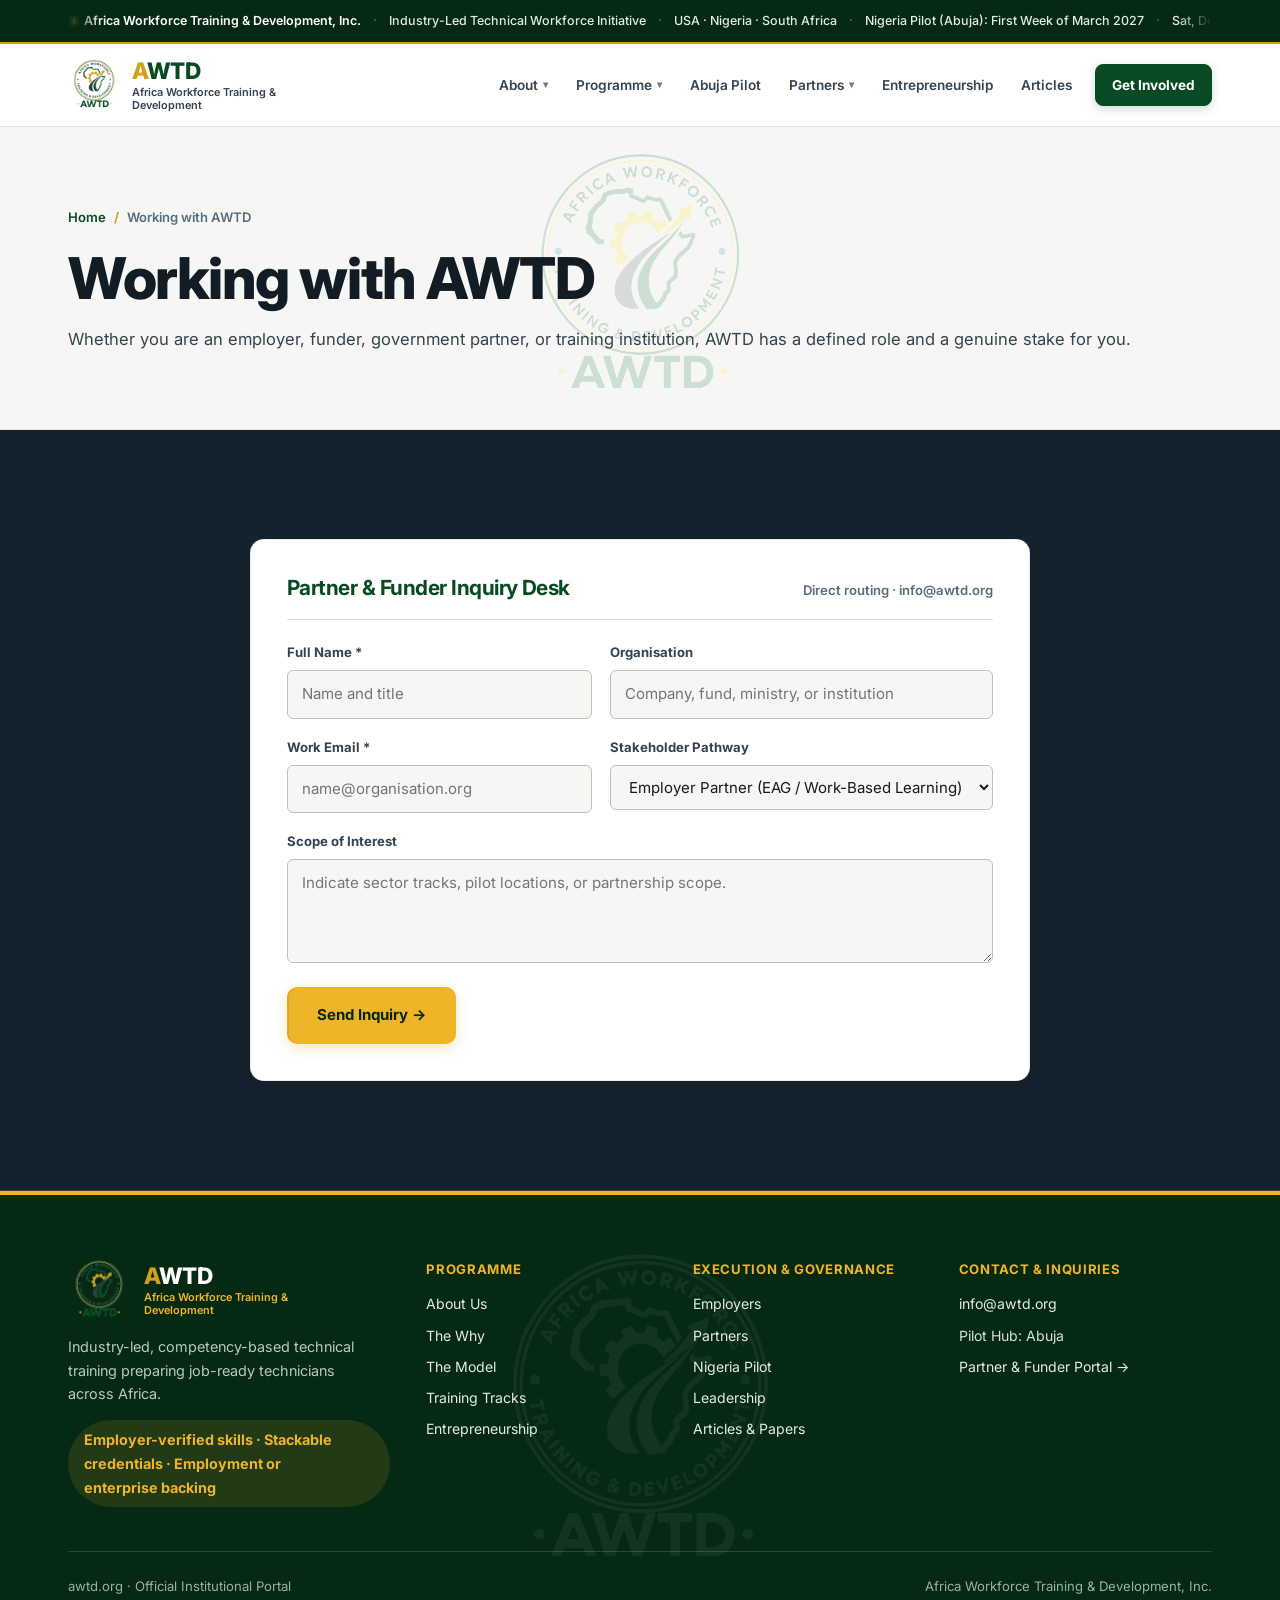
<file: get-involved.html>
﻿<!DOCTYPE html>
<html lang="en">
<head>
  <meta charset="UTF-8">
  <meta name="viewport" content="width=device-width, initial-scale=1.0, viewport-fit=cover">
  <meta name="claude:viewport-fit-sides" content="cover">
  <meta name="description" content="Working with AWTD, Become an Employer Partner, Explore Funding Opportunities, or Download the Brief.">
  <title>Get Involved: AWTD | Africa Workforce Training &amp; Development</title>
  <link rel="icon" type="image/png" href="04%20Logos/awtd-logo-transparent.png">
  <link rel="preconnect" href="https://fonts.googleapis.com">
  <link rel="preconnect" href="https://fonts.gstatic.com" crossorigin>
  <link rel="stylesheet" href="https://fonts.googleapis.com/css2?family=Inter:wght@400;500;600;700;800&display=swap">
  <link rel="stylesheet" href="css/styles.css?v=20261121c">
</head>
<body>

<a class="skip-link" href="#mainContent">Skip to content</a>

<div class="topbar" role="region" aria-label="Institutional status and announcements">
  <div class="wrap topbar-in">
    <div class="topbar-marquee">
      <div class="topbar-track">
        <div class="topbar-meta">
          <span class="topbar-badge">
            <span class="topbar-dot" aria-hidden="true"></span>
            <span data-config="legal-name">Africa Workforce Training &amp; Development, Inc.</span>
          </span>
          <span class="topbar-sep" aria-hidden="true">·</span>
          <span>Industry-Led Technical Workforce Initiative</span>
          <span class="topbar-sep" aria-hidden="true">·</span>
          <span>USA · Nigeria · South Africa</span>
          <span class="topbar-sep" aria-hidden="true">·</span>
          <span>Nigeria Pilot (<span data-config="pilot-cities">Abuja</span>): First Week of March 2027</span>
          <span class="topbar-sep" aria-hidden="true">·</span>
          <span data-live-datetime></span>
        </div>
        <div class="topbar-meta topbar-meta--dup" aria-hidden="true">
          <span class="topbar-badge">
            <span class="topbar-dot"></span>
            <span>Africa Workforce Training &amp; Development, Inc.</span>
          </span>
          <span class="topbar-sep">·</span>
          <span>Industry-Led Technical Workforce Initiative</span>
          <span class="topbar-sep">·</span>
          <span>USA · Nigeria · South Africa</span>
          <span class="topbar-sep">·</span>
          <span>Nigeria Pilot (Abuja): First Week of March 2027</span>
          <span class="topbar-sep">·</span>
          <span data-live-datetime></span>
        </div>
      </div>
    </div>
  </div>
</div>
  </div>
</div>

<nav class="nav" aria-label="Primary Navigation">
  <div class="wrap nav-in">
    <a class="mark" href="index.html" aria-label="AWTD, Africa Workforce Training & Development Home">
      <img class="mark-seal" src="04%20Logos/awtd-logo-transparent.png" alt="Official AWTD Logo" width="68" height="68">
      <div class="mark-text">
        <span class="mark-glyph"><em>A</em>WTD</span>
        <span class="mark-sub">Africa Workforce Training &amp; Development</span>
      </div>
    </a>

    <button class="nav-toggle" id="navToggle" type="button" aria-expanded="false" aria-controls="navLinks" aria-label="Toggle navigation menu">
      <span class="nav-toggle-bar"></span>
      <span class="nav-toggle-bar"></span>
      <span class="nav-toggle-bar"></span>
    </button>

    <div class="nav-links" id="navLinks">
      <div class="nav-item">
        <button type="button" class="nav-dropdown-trigger" aria-expanded="false" aria-haspopup="true">
          About <span class="nav-caret" aria-hidden="true">▾</span>
        </button>
        <div class="nav-dropdown-menu" role="menu">
          <a href="index.html#about" role="menuitem">About AWTD<span>Mission, vision &amp; 3 operating countries</span></a>
          <a href="problem.html" role="menuitem">The Why<span>Status Quo vs. AWTD Blueprint</span></a>
          <a href="leadership.html" role="menuitem">Leadership<span>9 seated officers across US, NG, ZA &amp; ET</span></a>
        </div>
      </div>

      <div class="nav-item">
        <button type="button" class="nav-dropdown-trigger" aria-expanded="false" aria-haspopup="true">
          Programme <span class="nav-caret" aria-hidden="true">▾</span>
        </button>
        <div class="nav-dropdown-menu" role="menu">
          <a href="model.html" role="menuitem">The Model<span>Operational pillars &amp; learner journey</span></a>
          <a href="tracks.html" role="menuitem">Training Tracks<span>Electrical, Welding &amp; future rollout</span></a>
          <a href="measurement.html" role="menuitem">Measurement &amp; QA<span>Quarterly KPIs &amp; safety gate</span></a>
        </div>
      </div>

      <a href="pilot.html">Abuja Pilot</a>

      <div class="nav-item">
        <button type="button" class="nav-dropdown-trigger" aria-expanded="false" aria-haspopup="true">
          Partners <span class="nav-caret" aria-hidden="true">▾</span>
        </button>
        <div class="nav-dropdown-menu" role="menu">
          <a href="employers.html" role="menuitem">Employer Needs<span>Tell us what training you require</span></a>
          <a href="partners.html" role="menuitem">Partner Coalition<span>Government, employers &amp; funders</span></a>
        </div>
      </div>

      <a href="entrepreneurship.html">Entrepreneurship</a>
      <a href="papers.html">Articles</a>
      <a class="nav-cta" href="get-involved.html" aria-current="page">Get Involved</a>
    </div>
  </div>
</nav>

<main id="mainContent">
  <header class="band page-hero" id="top">
    <div class="wrap">
      <nav class="breadcrumb" aria-label="Breadcrumb">
        <a href="index.html">Home</a>
        <span class="breadcrumb-sep" aria-hidden="true">/</span>
        <span aria-current="page">Working with AWTD</span>
      </nav>
      <h1 class="h-sec" style="font-size:clamp(2.35rem,5vw,3.6rem)">Working with AWTD</h1>
      <p class="lead">Whether you are an employer, funder, government partner, or training institution, AWTD has a defined role and a genuine stake for you.</p>
    </div>
  </header>

  <section class="band cta-band reveal" id="cta" aria-labelledby="inquiryFormHeading">
    <div class="wrap">
      <div class="inquiry-panel" id="inquiryPanel" style="max-width:780px;margin:0 auto;">
        <div class="inquiry-head">
          <h3 id="inquiryFormHeading">Partner &amp; Funder Inquiry Desk</h3>
          <span>Direct routing · <span data-config="contact-email">info@awtd.org</span></span>
        </div>
        <form class="inquiry-form" id="awtdInquiryForm" novalidate>
          <div class="form-field">
            <label for="inquiryName">Full Name *</label>
            <input type="text" id="inquiryName" name="name" required autocomplete="name" placeholder="Name and title">
          </div>
          <div class="form-field">
            <label for="inquiryOrg">Organisation</label>
            <input type="text" id="inquiryOrg" name="organisation" autocomplete="organization" placeholder="Company, fund, ministry, or institution">
          </div>
          <div class="form-field">
            <label for="inquiryEmail">Work Email *</label>
            <input type="email" id="inquiryEmail" name="email" required autocomplete="email" placeholder="name@organisation.org">
          </div>
          <div class="form-field">
            <label for="inquiryRole">Stakeholder Pathway</label>
            <select id="inquiryRole" name="role">
              <option value="Employer Partner">Employer Partner (EAG / Work-Based Learning)</option>
              <option value="Funding &amp; Catalytic Support">Funding &amp; Catalytic Support</option>
              <option value="Government &amp; Regulatory Partner">Government &amp; Regulatory Partner</option>
              <option value="Training Institution">Training Institution / Technical Hub</option>
              <option value="Request to Add a Trade">Request to Add a Trade</option>
              <option value="Brief / Position Paper Request">Brief / Position Paper Request</option>
              <option value="Others">Others</option>
            </select>
          </div>
          <div class="form-field form-field--full">
            <label for="inquiryMessage">Scope of Interest</label>
            <textarea id="inquiryMessage" name="message" placeholder="Indicate sector tracks, pilot locations, or partnership scope."></textarea>
          </div>
          <div class="form-actions">
            <button type="submit" class="btn btn-p">Send Inquiry →</button>
            <span class="form-status" id="inquiryStatus" role="status" aria-live="polite"></span>
          </div>
        </form>
      </div>
    </div>
  </section>
</main>

<div class="modal-backdrop" id="docModalBackdrop" aria-hidden="true" role="dialog" aria-modal="true" aria-labelledby="docModalTitle">
  <div class="modal">
    <div class="modal-eyebrow" id="docModalStatus">2026 · Pre-Release</div>
    <h3 id="docModalTitle">Capability Statement</h3>
    <p id="docModalDesc">Who AWTD is, the sectors it works across, and what distinguishes the model from conventional TVET provision.</p>
    <div class="modal-actions">
      <button type="button" class="btn btn-s" id="docModalClose">Close</button>
      <button type="button" class="btn btn-p" id="docModalRequest">Request Release Copy →</button>
    </div>
  </div>
</div>

<footer class="foot">
  <div class="wrap">
    <div class="foot-in">
      <div class="foot-brand">
        <div class="foot-brand-mark">
          <img class="mark-seal" src="04%20Logos/awtd-logo-transparent.png" alt="Official AWTD Logo" width="62" height="62">
          <div class="mark-text">
            <span class="mark-glyph"><em>A</em>WTD</span>
            <span class="mark-sub">Africa Workforce Training &amp; Development</span>
          </div>
        </div>
        <p>Industry-led, competency-based technical training preparing job-ready technicians across Africa.</p>
        <p class="strap">Employer-verified skills · Stackable credentials · Employment or enterprise backing</p>
      </div>

      <div class="foot-meta">
        <b>Programme</b>
        <a href="index.html#about">About Us</a>
        <a href="problem.html">The Why</a>
        <a href="model.html">The Model</a>
        <a href="tracks.html">Training Tracks</a>
        <a href="entrepreneurship.html">Entrepreneurship</a>
      </div>

      <div class="foot-meta">
        <b>Execution &amp; Governance</b>
        <a href="employers.html">Employers</a>
        <a href="partners.html">Partners</a>
        <a href="pilot.html">Nigeria Pilot</a>
        <a href="leadership.html">Leadership</a>
        <a href="papers.html">Articles &amp; Papers</a>
      </div>

      <div class="foot-meta">
        <b>Contact &amp; Inquiries</b>
        <a href="mailto:info@awtd.org" data-config="contact-email">info@awtd.org</a>
        <span>Pilot Hub: <span data-config="pilot-cities">Abuja</span></span>
        <a href="get-involved.html">Partner &amp; Funder Portal →</a>
      </div>
    </div>

    <div class="foot-base">
      <span>awtd.org · Official Institutional Portal</span>
      <span style="display:inline-block">
        <span data-config="legal-name">Africa Workforce Training &amp; Development, Inc.</span>
      </span>
    </div>
  </div>
</footer>

<script src="js/main.js?v=20261121c"></script>
</body>
</html>
</file>
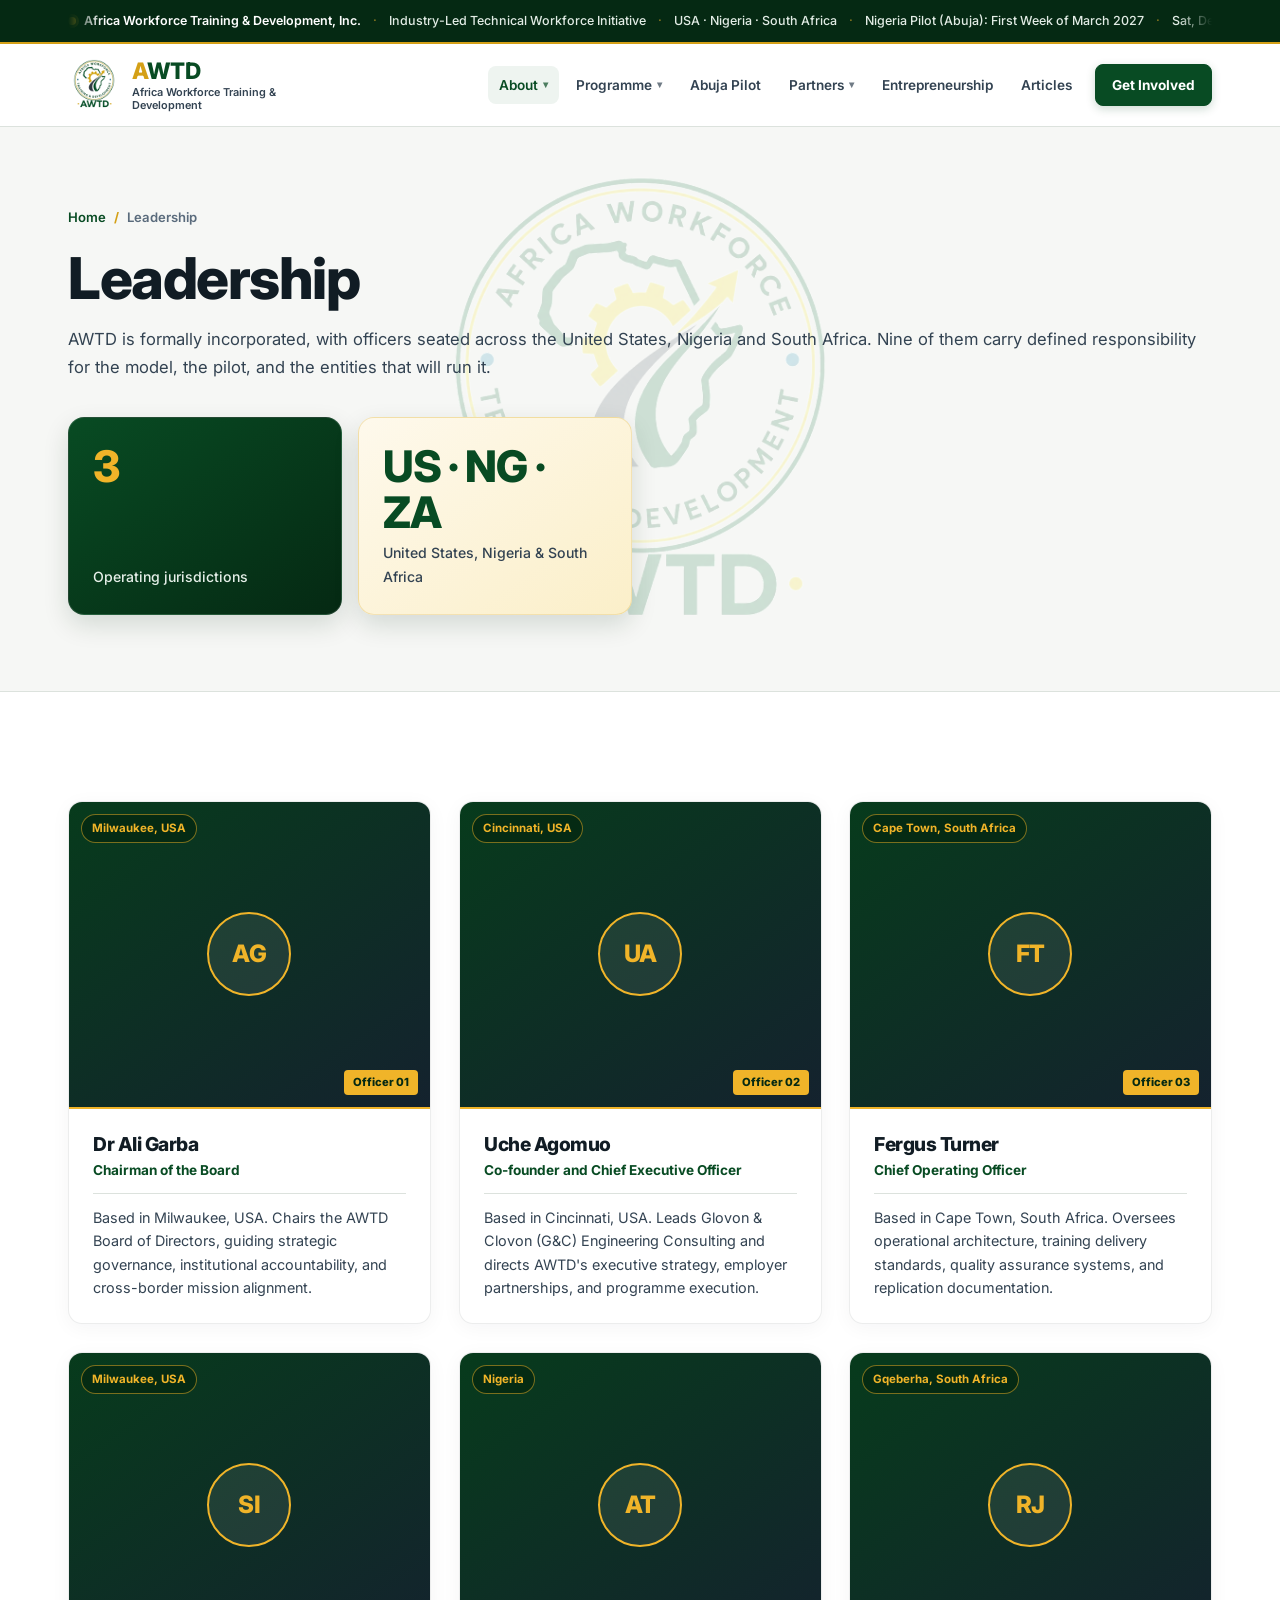
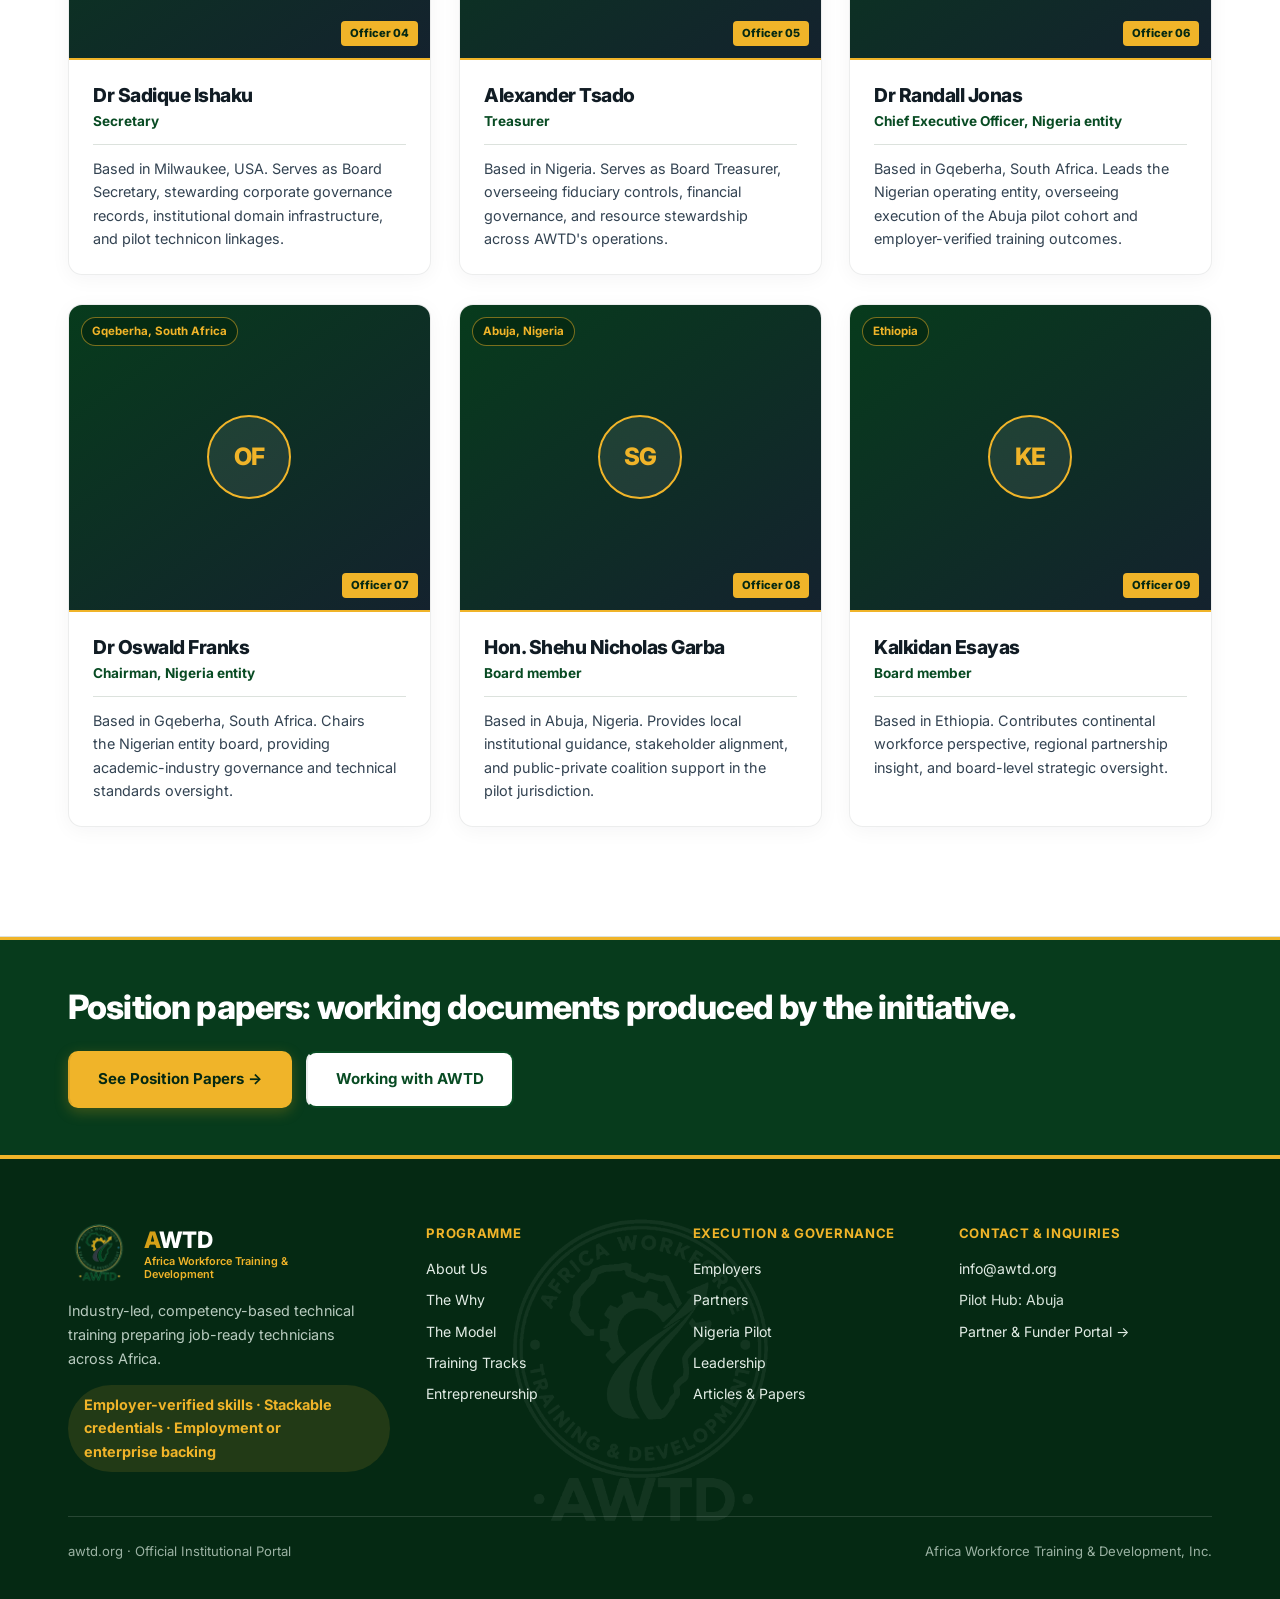
<file: leadership.html>
﻿<!DOCTYPE html>
<html lang="en">
<head>
  <meta charset="UTF-8">
  <meta name="viewport" content="width=device-width, initial-scale=1.0, viewport-fit=cover">
  <meta name="claude:viewport-fit-sides" content="cover">
  <meta name="description" content="Leadership: AWTD's seated board and nine officers spanning the United States, Nigeria, and South Africa.">
  <title>Leadership: AWTD | Africa Workforce Training &amp; Development</title>
  <link rel="icon" type="image/png" href="04%20Logos/awtd-logo-transparent.png">
  <link rel="preconnect" href="https://fonts.googleapis.com">
  <link rel="preconnect" href="https://fonts.gstatic.com" crossorigin>
  <link rel="stylesheet" href="https://fonts.googleapis.com/css2?family=Inter:wght@400;500;600;700;800&display=swap">
  <link rel="stylesheet" href="css/styles.css?v=20261121c">
</head>
<body>

<a class="skip-link" href="#mainContent">Skip to content</a>

<div class="topbar" role="region" aria-label="Institutional status and announcements">
  <div class="wrap topbar-in">
    <div class="topbar-marquee">
      <div class="topbar-track">
        <div class="topbar-meta">
          <span class="topbar-badge">
            <span class="topbar-dot" aria-hidden="true"></span>
            <span data-config="legal-name">Africa Workforce Training &amp; Development, Inc.</span>
          </span>
          <span class="topbar-sep" aria-hidden="true">·</span>
          <span>Industry-Led Technical Workforce Initiative</span>
          <span class="topbar-sep" aria-hidden="true">·</span>
          <span>USA · Nigeria · South Africa</span>
          <span class="topbar-sep" aria-hidden="true">·</span>
          <span>Nigeria Pilot (<span data-config="pilot-cities">Abuja</span>): First Week of March 2027</span>
          <span class="topbar-sep" aria-hidden="true">·</span>
          <span data-live-datetime></span>
        </div>
        <div class="topbar-meta topbar-meta--dup" aria-hidden="true">
          <span class="topbar-badge">
            <span class="topbar-dot"></span>
            <span>Africa Workforce Training &amp; Development, Inc.</span>
          </span>
          <span class="topbar-sep">·</span>
          <span>Industry-Led Technical Workforce Initiative</span>
          <span class="topbar-sep">·</span>
          <span>USA · Nigeria · South Africa</span>
          <span class="topbar-sep">·</span>
          <span>Nigeria Pilot (Abuja): First Week of March 2027</span>
          <span class="topbar-sep">·</span>
          <span data-live-datetime></span>
        </div>
      </div>
    </div>
  </div>
</div>
  </div>
</div>

<nav class="nav" aria-label="Primary Navigation">
  <div class="wrap nav-in">
    <a class="mark" href="index.html" aria-label="AWTD, Africa Workforce Training & Development Home">
      <img class="mark-seal" src="04%20Logos/awtd-logo-transparent.png" alt="Official AWTD Logo" width="68" height="68">
      <div class="mark-text">
        <span class="mark-glyph"><em>A</em>WTD</span>
        <span class="mark-sub">Africa Workforce Training &amp; Development</span>
      </div>
    </a>

    <button class="nav-toggle" id="navToggle" type="button" aria-expanded="false" aria-controls="navLinks" aria-label="Toggle navigation menu">
      <span class="nav-toggle-bar"></span>
      <span class="nav-toggle-bar"></span>
      <span class="nav-toggle-bar"></span>
    </button>

    <div class="nav-links" id="navLinks">
      <div class="nav-item">
        <button type="button" class="nav-dropdown-trigger is-active" aria-expanded="false" aria-haspopup="true">
          About <span class="nav-caret" aria-hidden="true">▾</span>
        </button>
        <div class="nav-dropdown-menu" role="menu">
          <a href="index.html#about" role="menuitem">About AWTD<span>Mission, vision &amp; 3 operating countries</span></a>
          <a href="problem.html" role="menuitem">The Why<span>Status Quo vs. AWTD Blueprint</span></a>
          <a href="leadership.html" role="menuitem">Leadership<span>9 seated officers across US, NG, ZA &amp; ET</span></a>
        </div>
      </div>

      <div class="nav-item">
        <button type="button" class="nav-dropdown-trigger" aria-expanded="false" aria-haspopup="true">
          Programme <span class="nav-caret" aria-hidden="true">▾</span>
        </button>
        <div class="nav-dropdown-menu" role="menu">
          <a href="model.html" role="menuitem">The Model<span>Operational pillars &amp; learner journey</span></a>
          <a href="tracks.html" role="menuitem">Training Tracks<span>Electrical, Welding &amp; future rollout</span></a>
          <a href="measurement.html" role="menuitem">Measurement &amp; QA<span>Quarterly KPIs &amp; safety gate</span></a>
        </div>
      </div>

      <a href="pilot.html">Abuja Pilot</a>

      <div class="nav-item">
        <button type="button" class="nav-dropdown-trigger" aria-expanded="false" aria-haspopup="true">
          Partners <span class="nav-caret" aria-hidden="true">▾</span>
        </button>
        <div class="nav-dropdown-menu" role="menu">
          <a href="employers.html" role="menuitem">Employer Needs<span>Tell us what training you require</span></a>
          <a href="partners.html" role="menuitem">Partner Coalition<span>Government, employers &amp; funders</span></a>
        </div>
      </div>

      <a href="entrepreneurship.html">Entrepreneurship</a>
      <a href="papers.html">Articles</a>
      <a class="nav-cta" href="get-involved.html">Get Involved</a>
    </div>
  </div>
</nav>

<main id="mainContent">
  <header class="band page-hero" id="top">
    <div class="wrap">
      <nav class="breadcrumb" aria-label="Breadcrumb">
        <a href="index.html">Home</a>
        <span class="breadcrumb-sep" aria-hidden="true">/</span>
        <span aria-current="page">Leadership</span>
      </nav>
      <h1 class="h-sec" style="font-size:clamp(2.35rem,5vw,3.6rem)">Leadership</h1>
      <p class="lead">AWTD is formally incorporated, with officers seated across the United States, Nigeria and South Africa. Nine of them carry defined responsibility for the model, the pilot, and the entities that will run it.</p>

      <div class="stats" aria-label="Governance Footprint">
        <div class="stat">
          <b data-stat-target="3" data-stat-suffix="">3</b>
          <span>Operating jurisdictions</span>
        </div>
        <div class="stat">
          <b>US · NG · ZA</b>
          <span>United States, Nigeria &amp; South Africa</span>
        </div>
      </div>
    </div>
  </header>

  <section class="band reveal" id="team" aria-label="AWTD Leadership Team">
    <div class="wrap">
      <!-- Balanced 9-Person Editorial Portfolio Grid -->
      <div>
        <div class="leadership-editorial-grid" role="list" aria-label="Nine Seated AWTD Officers">
          <!-- Person 1 -->
          <article class="leader-profile" role="listitem">
            <div class="leader-portrait">
              <div class="leader-avatar-monogram" aria-hidden="true">AG</div>
              <span class="leader-jurisdiction-tag">Milwaukee, USA</span>
              <span class="leader-seat-badge">Officer 01</span>
            </div>
            <div class="leader-body">
              <h3 class="leader-name">Dr Ali Garba</h3>
              <p class="leader-role">Chairman of the Board</p>
              <p class="leader-bio">Based in Milwaukee, USA. Chairs the AWTD Board of Directors, guiding strategic governance, institutional accountability, and cross-border mission alignment.</p>
            </div>
          </article>

          <!-- Person 2 -->
          <article class="leader-profile" role="listitem">
            <div class="leader-portrait">
              <div class="leader-avatar-monogram" aria-hidden="true">UA</div>
              <span class="leader-jurisdiction-tag">Cincinnati, USA</span>
              <span class="leader-seat-badge">Officer 02</span>
            </div>
            <div class="leader-body">
              <h3 class="leader-name">Uche Agomuo</h3>
              <p class="leader-role">Co-founder and Chief Executive Officer</p>
              <p class="leader-bio">Based in Cincinnati, USA. Leads Glovon &amp; Clovon (G&amp;C) Engineering Consulting and directs AWTD's executive strategy, employer partnerships, and programme execution.</p>
            </div>
          </article>

          <!-- Person 3 -->
          <article class="leader-profile" role="listitem">
            <div class="leader-portrait">
              <div class="leader-avatar-monogram" aria-hidden="true">FT</div>
              <span class="leader-jurisdiction-tag">Cape Town, South Africa</span>
              <span class="leader-seat-badge">Officer 03</span>
            </div>
            <div class="leader-body">
              <h3 class="leader-name">Fergus Turner</h3>
              <p class="leader-role">Chief Operating Officer</p>
              <p class="leader-bio">Based in Cape Town, South Africa. Oversees operational architecture, training delivery standards, quality assurance systems, and replication documentation.</p>
            </div>
          </article>

          <!-- Person 4 -->
          <article class="leader-profile" role="listitem">
            <div class="leader-portrait">
              <div class="leader-avatar-monogram" aria-hidden="true">SI</div>
              <span class="leader-jurisdiction-tag">Milwaukee, USA</span>
              <span class="leader-seat-badge">Officer 04</span>
            </div>
            <div class="leader-body">
              <h3 class="leader-name">Dr Sadique Ishaku</h3>
              <p class="leader-role">Secretary</p>
              <p class="leader-bio">Based in Milwaukee, USA. Serves as Board Secretary, stewarding corporate governance records, institutional domain infrastructure, and pilot technicon linkages.</p>
            </div>
          </article>

          <!-- Person 5 -->
          <article class="leader-profile" role="listitem">
            <div class="leader-portrait">
              <div class="leader-avatar-monogram" aria-hidden="true">AT</div>
              <span class="leader-jurisdiction-tag">Nigeria</span>
              <span class="leader-seat-badge">Officer 05</span>
            </div>
            <div class="leader-body">
              <h3 class="leader-name">Alexander Tsado</h3>
              <p class="leader-role">Treasurer</p>
              <p class="leader-bio">Based in Nigeria. Serves as Board Treasurer, overseeing fiduciary controls, financial governance, and resource stewardship across AWTD's operations.</p>
            </div>
          </article>

          <!-- Person 6 -->
          <article class="leader-profile" role="listitem">
            <div class="leader-portrait">
              <div class="leader-avatar-monogram" aria-hidden="true">RJ</div>
              <span class="leader-jurisdiction-tag">Gqeberha, South Africa</span>
              <span class="leader-seat-badge">Officer 06</span>
            </div>
            <div class="leader-body">
              <h3 class="leader-name">Dr Randall Jonas</h3>
              <p class="leader-role">Chief Executive Officer, Nigeria entity</p>
              <p class="leader-bio">Based in Gqeberha, South Africa. Leads the Nigerian operating entity, overseeing execution of the Abuja pilot cohort and employer-verified training outcomes.</p>
            </div>
          </article>

          <!-- Person 7 -->
          <article class="leader-profile" role="listitem">
            <div class="leader-portrait">
              <div class="leader-avatar-monogram" aria-hidden="true">OF</div>
              <span class="leader-jurisdiction-tag">Gqeberha, South Africa</span>
              <span class="leader-seat-badge">Officer 07</span>
            </div>
            <div class="leader-body">
              <h3 class="leader-name">Dr Oswald Franks</h3>
              <p class="leader-role">Chairman, Nigeria entity</p>
              <p class="leader-bio">Based in Gqeberha, South Africa. Chairs the Nigerian entity board, providing academic-industry governance and technical standards oversight.</p>
            </div>
          </article>

          <!-- Person 8 -->
          <article class="leader-profile" role="listitem">
            <div class="leader-portrait">
              <div class="leader-avatar-monogram" aria-hidden="true">SG</div>
              <span class="leader-jurisdiction-tag">Abuja, Nigeria</span>
              <span class="leader-seat-badge">Officer 08</span>
            </div>
            <div class="leader-body">
              <h3 class="leader-name">Hon. Shehu Nicholas Garba</h3>
              <p class="leader-role">Board member</p>
              <p class="leader-bio">Based in Abuja, Nigeria. Provides local institutional guidance, stakeholder alignment, and public-private coalition support in the pilot jurisdiction.</p>
            </div>
          </article>

          <!-- Person 9 -->
          <article class="leader-profile" role="listitem">
            <div class="leader-portrait">
              <div class="leader-avatar-monogram" aria-hidden="true">KE</div>
              <span class="leader-jurisdiction-tag">Ethiopia</span>
              <span class="leader-seat-badge">Officer 09</span>
            </div>
            <div class="leader-body">
              <h3 class="leader-name">Kalkidan Esayas</h3>
              <p class="leader-role">Board member</p>
              <p class="leader-bio">Based in Ethiopia. Contributes continental workforce perspective, regional partnership insight, and board-level strategic oversight.</p>
            </div>
          </article>
        </div>
      </div>
    </div>
  </section>

  <section class="next-band" aria-label="Next section navigation">
    <div class="wrap next-band-in">
      <div>
        <h2 class="h-sec" style="font-size:clamp(1.5rem,3vw,2.1rem)">Position papers: working documents produced by the initiative.</h2>
      </div>
      <div class="btns" style="margin-top:0">
        <a class="btn btn-p" href="papers.html">See Position Papers →</a>
        <a class="btn btn-s" href="get-involved.html">Working with AWTD</a>
      </div>
    </div>
  </section>
</main>

<footer class="foot">
  <div class="wrap">
    <div class="foot-in">
      <div class="foot-brand">
        <div class="foot-brand-mark">
          <img class="mark-seal" src="04%20Logos/awtd-logo-transparent.png" alt="Official AWTD Logo" width="62" height="62">
          <div class="mark-text">
            <span class="mark-glyph"><em>A</em>WTD</span>
            <span class="mark-sub">Africa Workforce Training &amp; Development</span>
          </div>
        </div>
        <p>Industry-led, competency-based technical training preparing job-ready technicians across Africa.</p>
        <p class="strap">Employer-verified skills · Stackable credentials · Employment or enterprise backing</p>
      </div>

      <div class="foot-meta">
        <b>Programme</b>
        <a href="index.html#about">About Us</a>
        <a href="problem.html">The Why</a>
        <a href="model.html">The Model</a>
        <a href="tracks.html">Training Tracks</a>
        <a href="entrepreneurship.html">Entrepreneurship</a>
      </div>

      <div class="foot-meta">
        <b>Execution &amp; Governance</b>
        <a href="employers.html">Employers</a>
        <a href="partners.html">Partners</a>
        <a href="pilot.html">Nigeria Pilot</a>
        <a href="leadership.html">Leadership</a>
        <a href="papers.html">Articles &amp; Papers</a>
      </div>

      <div class="foot-meta">
        <b>Contact &amp; Inquiries</b>
        <a href="mailto:info@awtd.org" data-config="contact-email">info@awtd.org</a>
        <span>Pilot Hub: <span data-config="pilot-cities">Abuja</span></span>
        <a href="get-involved.html">Partner &amp; Funder Portal →</a>
      </div>
    </div>

    <div class="foot-base">
      <span>awtd.org · Official Institutional Portal</span>
      <span style="display:inline-block">
        <span data-config="legal-name">Africa Workforce Training &amp; Development, Inc.</span>
      </span>
    </div>
  </div>
</footer>

<script src="js/main.js?v=20261121c"></script>
</body>
</html>
</file>
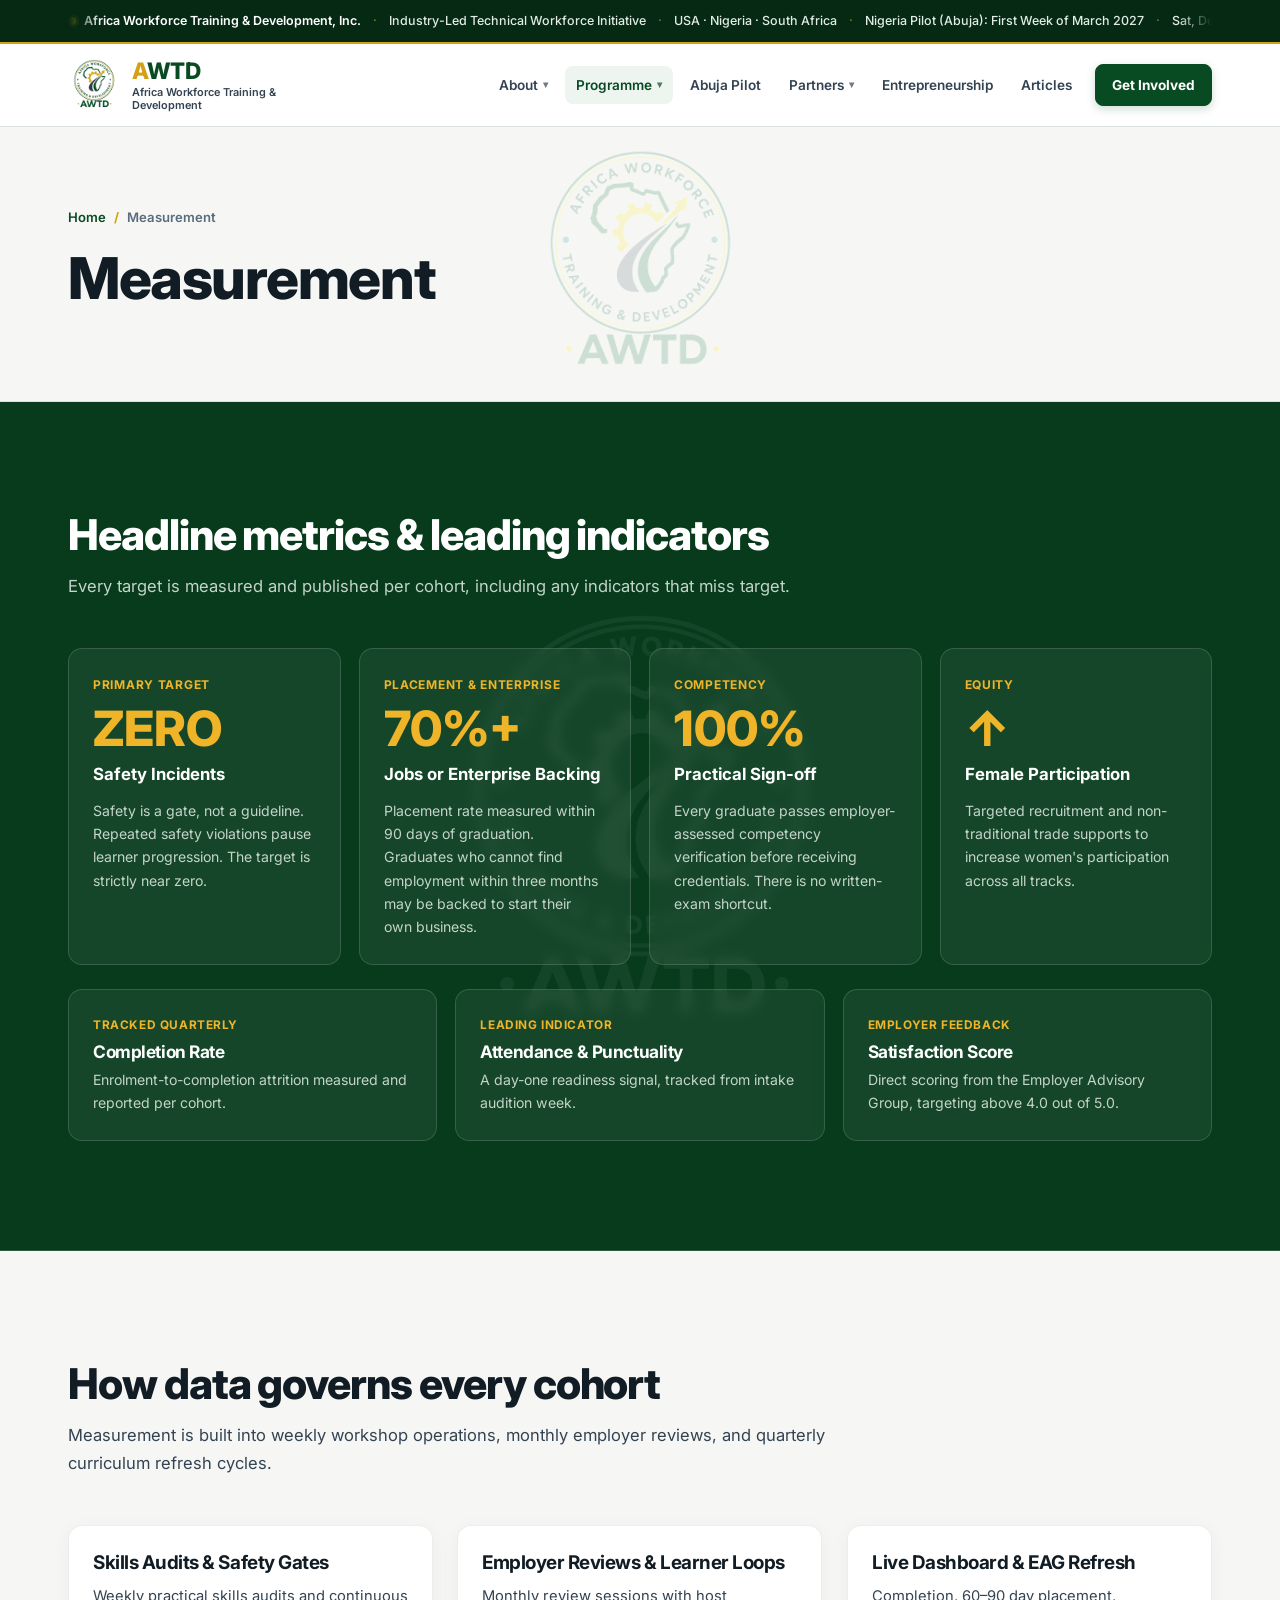
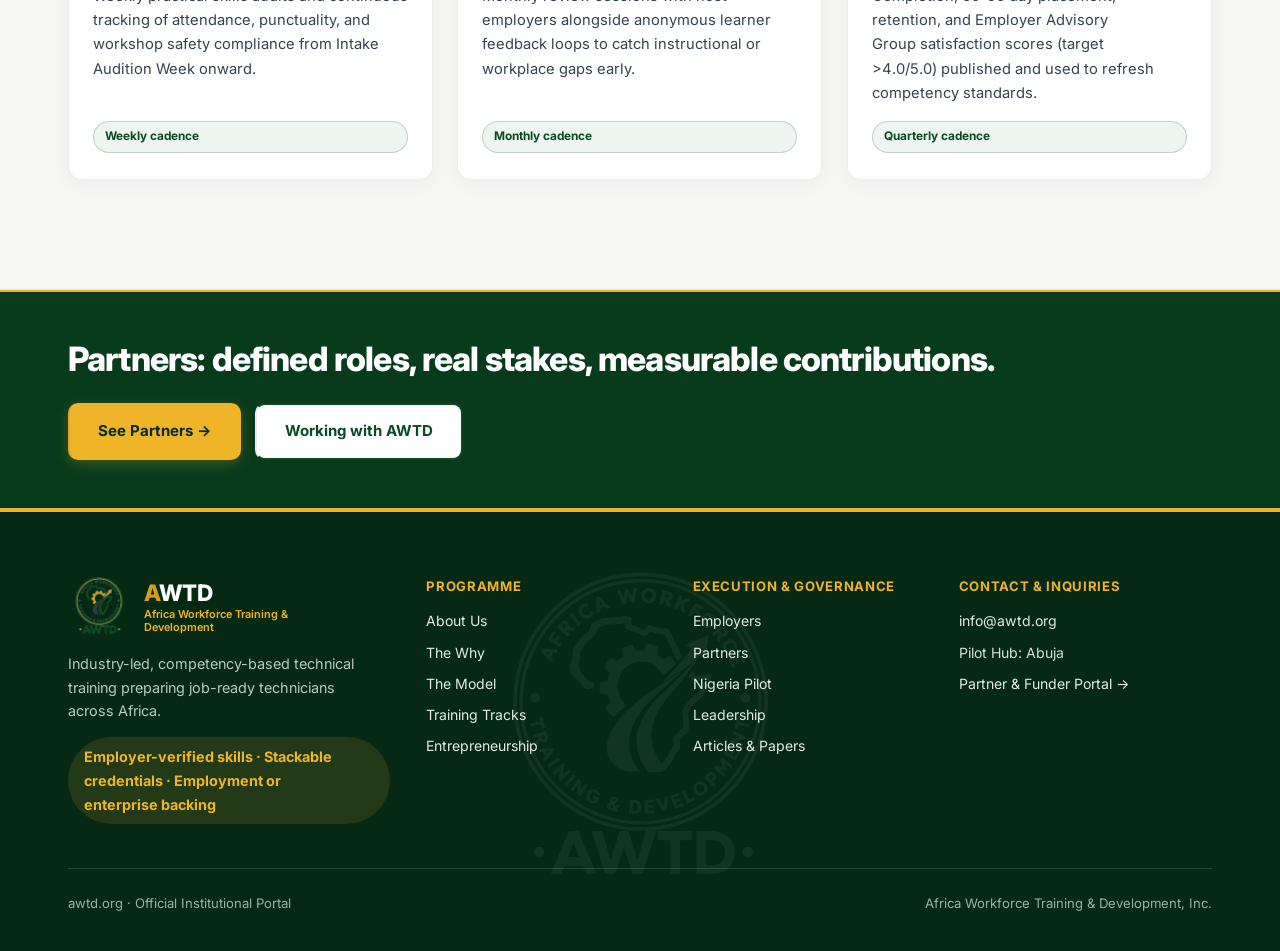
<file: measurement.html>
﻿<!DOCTYPE html>
<html lang="en">
<head>
  <meta charset="UTF-8">
  <meta name="viewport" content="width=device-width, initial-scale=1.0, viewport-fit=cover">
  <meta name="claude:viewport-fit-sides" content="cover">
  <meta name="description" content="Measurement, Quarterly KPIs tracking safety incidents, 90-day job placement, 100% practical competency sign-off, female participation, and employer satisfaction.">
  <title>Measurement: AWTD | Africa Workforce Training &amp; Development</title>
  <link rel="icon" type="image/png" href="04%20Logos/awtd-logo-transparent.png">
  <link rel="preconnect" href="https://fonts.googleapis.com">
  <link rel="preconnect" href="https://fonts.gstatic.com" crossorigin>
  <link rel="stylesheet" href="https://fonts.googleapis.com/css2?family=Inter:wght@400;500;600;700;800&display=swap">
  <link rel="stylesheet" href="css/styles.css?v=20261121c">
</head>
<body>

<a class="skip-link" href="#mainContent">Skip to content</a>

<div class="topbar" role="region" aria-label="Institutional status and announcements">
  <div class="wrap topbar-in">
    <div class="topbar-marquee">
      <div class="topbar-track">
        <div class="topbar-meta">
          <span class="topbar-badge">
            <span class="topbar-dot" aria-hidden="true"></span>
            <span data-config="legal-name">Africa Workforce Training &amp; Development, Inc.</span>
          </span>
          <span class="topbar-sep" aria-hidden="true">·</span>
          <span>Industry-Led Technical Workforce Initiative</span>
          <span class="topbar-sep" aria-hidden="true">·</span>
          <span>USA · Nigeria · South Africa</span>
          <span class="topbar-sep" aria-hidden="true">·</span>
          <span>Nigeria Pilot (<span data-config="pilot-cities">Abuja</span>): First Week of March 2027</span>
          <span class="topbar-sep" aria-hidden="true">·</span>
          <span data-live-datetime></span>
        </div>
        <div class="topbar-meta topbar-meta--dup" aria-hidden="true">
          <span class="topbar-badge">
            <span class="topbar-dot"></span>
            <span>Africa Workforce Training &amp; Development, Inc.</span>
          </span>
          <span class="topbar-sep">·</span>
          <span>Industry-Led Technical Workforce Initiative</span>
          <span class="topbar-sep">·</span>
          <span>USA · Nigeria · South Africa</span>
          <span class="topbar-sep">·</span>
          <span>Nigeria Pilot (Abuja): First Week of March 2027</span>
          <span class="topbar-sep">·</span>
          <span data-live-datetime></span>
        </div>
      </div>
    </div>
  </div>
</div>
  </div>
</div>

<nav class="nav" aria-label="Primary Navigation">
  <div class="wrap nav-in">
    <a class="mark" href="index.html" aria-label="AWTD, Africa Workforce Training & Development Home">
      <img class="mark-seal" src="04%20Logos/awtd-logo-transparent.png" alt="Official AWTD Logo" width="68" height="68">
      <div class="mark-text">
        <span class="mark-glyph"><em>A</em>WTD</span>
        <span class="mark-sub">Africa Workforce Training &amp; Development</span>
      </div>
    </a>

    <button class="nav-toggle" id="navToggle" type="button" aria-expanded="false" aria-controls="navLinks" aria-label="Toggle navigation menu">
      <span class="nav-toggle-bar"></span>
      <span class="nav-toggle-bar"></span>
      <span class="nav-toggle-bar"></span>
    </button>

    <div class="nav-links" id="navLinks">
      <div class="nav-item">
        <button type="button" class="nav-dropdown-trigger" aria-expanded="false" aria-haspopup="true">
          About <span class="nav-caret" aria-hidden="true">▾</span>
        </button>
        <div class="nav-dropdown-menu" role="menu">
          <a href="index.html#about" role="menuitem">About AWTD<span>Mission, vision &amp; 3 operating countries</span></a>
          <a href="problem.html" role="menuitem">The Why<span>Status Quo vs. AWTD Blueprint</span></a>
          <a href="leadership.html" role="menuitem">Leadership<span>9 seated officers across US, NG, ZA &amp; ET</span></a>
        </div>
      </div>

      <div class="nav-item">
        <button type="button" class="nav-dropdown-trigger is-active" aria-expanded="false" aria-haspopup="true">
          Programme <span class="nav-caret" aria-hidden="true">▾</span>
        </button>
        <div class="nav-dropdown-menu" role="menu">
          <a href="model.html" role="menuitem">The Model<span>Operational pillars &amp; learner journey</span></a>
          <a href="tracks.html" role="menuitem">Training Tracks<span>Electrical, Welding &amp; future rollout</span></a>
          <a href="measurement.html" role="menuitem">Measurement &amp; QA<span>Quarterly KPIs &amp; safety gate</span></a>
        </div>
      </div>

      <a href="pilot.html">Abuja Pilot</a>

      <div class="nav-item">
        <button type="button" class="nav-dropdown-trigger" aria-expanded="false" aria-haspopup="true">
          Partners <span class="nav-caret" aria-hidden="true">▾</span>
        </button>
        <div class="nav-dropdown-menu" role="menu">
          <a href="employers.html" role="menuitem">Employer Needs<span>Tell us what training you require</span></a>
          <a href="partners.html" role="menuitem">Partner Coalition<span>Government, employers &amp; funders</span></a>
        </div>
      </div>

      <a href="entrepreneurship.html">Entrepreneurship</a>
      <a href="papers.html">Articles</a>
      <a class="nav-cta" href="get-involved.html">Get Involved</a>
    </div>
  </div>
</nav>

<main id="mainContent">
  <header class="band page-hero" id="top">
    <div class="wrap">
      <nav class="breadcrumb" aria-label="Breadcrumb">
        <a href="index.html">Home</a>
        <span class="breadcrumb-sep" aria-hidden="true">/</span>
        <span aria-current="page">Measurement</span>
      </nav>
      <h1 class="h-sec" style="font-size:clamp(2.35rem,5vw,3.6rem)">Measurement</h1>
      
    </div>
  </header>

  <section class="band band--forest reveal" id="impact" aria-labelledby="heading-impact">
    <div class="wrap">
      <div class="sec-head">
        <div>
          <h2 class="h-sec" id="heading-impact">Headline metrics &amp; leading indicators</h2>
        </div>
        <p class="lead">Every target is measured and published per cohort, including any indicators that miss target.</p>
      </div>

      <div >
        <div class="telemetry-ledger">
          <div class="telemetry-cell">
            <span class="k">Primary Target</span>
            <div class="v">ZERO</div>
            <div class="l">Safety Incidents</div>
            <p>Safety is a gate, not a guideline. Repeated safety violations pause learner progression. The target is strictly near zero.</p>
          </div>
          <div class="telemetry-cell">
            <span class="k">Placement &amp; Enterprise</span>
            <div class="v">70%+</div>
            <div class="l">Jobs or Enterprise Backing</div>
            <p>Placement rate measured within 90 days of graduation. Graduates who cannot find employment within three months may be backed to start their own business.</p>
          </div>
          <div class="telemetry-cell">
            <span class="k">Competency</span>
            <div class="v">100%</div>
            <div class="l">Practical Sign-off</div>
            <p>Every graduate passes employer-assessed competency verification before receiving credentials. There is no written-exam shortcut.</p>
          </div>
          <div class="telemetry-cell">
            <span class="k">Equity</span>
            <div class="v">↑</div>
            <div class="l">Female Participation</div>
            <p>Targeted recruitment and non-traditional trade supports to increase women's participation across all tracks.</p>
          </div>
        </div>

        <div class="sub-telemetry">
          <div class="sub-telemetry-item">
            <span class="k">Tracked Quarterly</span>
            <h4>Completion Rate</h4>
            <p>Enrolment-to-completion attrition measured and reported per cohort.</p>
          </div>
          <div class="sub-telemetry-item">
            <span class="k">Leading Indicator</span>
            <h4>Attendance &amp; Punctuality</h4>
            <p>A day-one readiness signal, tracked from intake audition week.</p>
          </div>
          <div class="sub-telemetry-item">
            <span class="k">Employer Feedback</span>
            <h4>Satisfaction Score</h4>
            <p>Direct scoring from the Employer Advisory Group, targeting above 4.0 out of 5.0.</p>
          </div>
        </div>
      </div>
    </div>
  </section>

  <section class="band band--light reveal" id="qa-loop" aria-labelledby="heading-qa">
    <div class="wrap">
      <div class="sec-head">
        <div>
          <h2 class="h-sec" id="heading-qa">How data governs every cohort</h2>
        </div>
        <p class="lead">Measurement is built into weekly workshop operations, monthly employer reviews, and quarterly curriculum refresh cycles.</p>
      </div>

      <div class="grid g3">
        <article class="card">
          <h3>Skills Audits &amp; Safety Gates</h3>
          <p>Weekly practical skills audits and continuous tracking of attendance, punctuality, and workshop safety compliance from Intake Audition Week onward.</p>
          <span class="tag">Weekly cadence</span>
        </article>
        <article class="card">
          <h3>Employer Reviews &amp; Learner Loops</h3>
          <p>Monthly review sessions with host employers alongside anonymous learner feedback loops to catch instructional or workplace gaps early.</p>
          <span class="tag">Monthly cadence</span>
        </article>
        <article class="card">
          <h3>Live Dashboard &amp; EAG Refresh</h3>
          <p>Completion, 60–90 day placement, retention, and Employer Advisory Group satisfaction scores (target &gt;4.0/5.0) published and used to refresh competency standards.</p>
          <span class="tag">Quarterly cadence</span>
        </article>
      </div>
    </div>
  </section>

  <section class="next-band" aria-label="Next section navigation">
    <div class="wrap next-band-in">
      <div>
        <h2 class="h-sec" style="font-size:clamp(1.5rem,3vw,2.1rem)">Partners: defined roles, real stakes, measurable contributions.</h2>
      </div>
      <div class="btns" style="margin-top:0">
        <a class="btn btn-p" href="partners.html">See Partners →</a>
        <a class="btn btn-s" href="get-involved.html">Working with AWTD</a>
      </div>
    </div>
  </section>
</main>

<footer class="foot">
  <div class="wrap">
    <div class="foot-in">
      <div class="foot-brand">
        <div class="foot-brand-mark">
          <img class="mark-seal" src="04%20Logos/awtd-logo-transparent.png" alt="Official AWTD Logo" width="62" height="62">
          <div class="mark-text">
            <span class="mark-glyph"><em>A</em>WTD</span>
            <span class="mark-sub">Africa Workforce Training &amp; Development</span>
          </div>
        </div>
        <p>Industry-led, competency-based technical training preparing job-ready technicians across Africa.</p>
        <p class="strap">Employer-verified skills · Stackable credentials · Employment or enterprise backing</p>
      </div>

      <div class="foot-meta">
        <b>Programme</b>
        <a href="index.html#about">About Us</a>
        <a href="problem.html">The Why</a>
        <a href="model.html">The Model</a>
        <a href="tracks.html">Training Tracks</a>
        <a href="entrepreneurship.html">Entrepreneurship</a>
      </div>

      <div class="foot-meta">
        <b>Execution &amp; Governance</b>
        <a href="employers.html">Employers</a>
        <a href="partners.html">Partners</a>
        <a href="pilot.html">Nigeria Pilot</a>
        <a href="leadership.html">Leadership</a>
        <a href="papers.html">Articles &amp; Papers</a>
      </div>

      <div class="foot-meta">
        <b>Contact &amp; Inquiries</b>
        <a href="mailto:info@awtd.org" data-config="contact-email">info@awtd.org</a>
        <span>Pilot Hub: <span data-config="pilot-cities">Abuja</span></span>
        <a href="get-involved.html">Partner &amp; Funder Portal →</a>
      </div>
    </div>

    <div class="foot-base">
      <span>awtd.org · Official Institutional Portal</span>
      <span style="display:inline-block">
        <span data-config="legal-name">Africa Workforce Training &amp; Development, Inc.</span>
      </span>
    </div>
  </div>
</footer>

<script src="js/main.js?v=20261121c"></script>
</body>
</html>
</file>
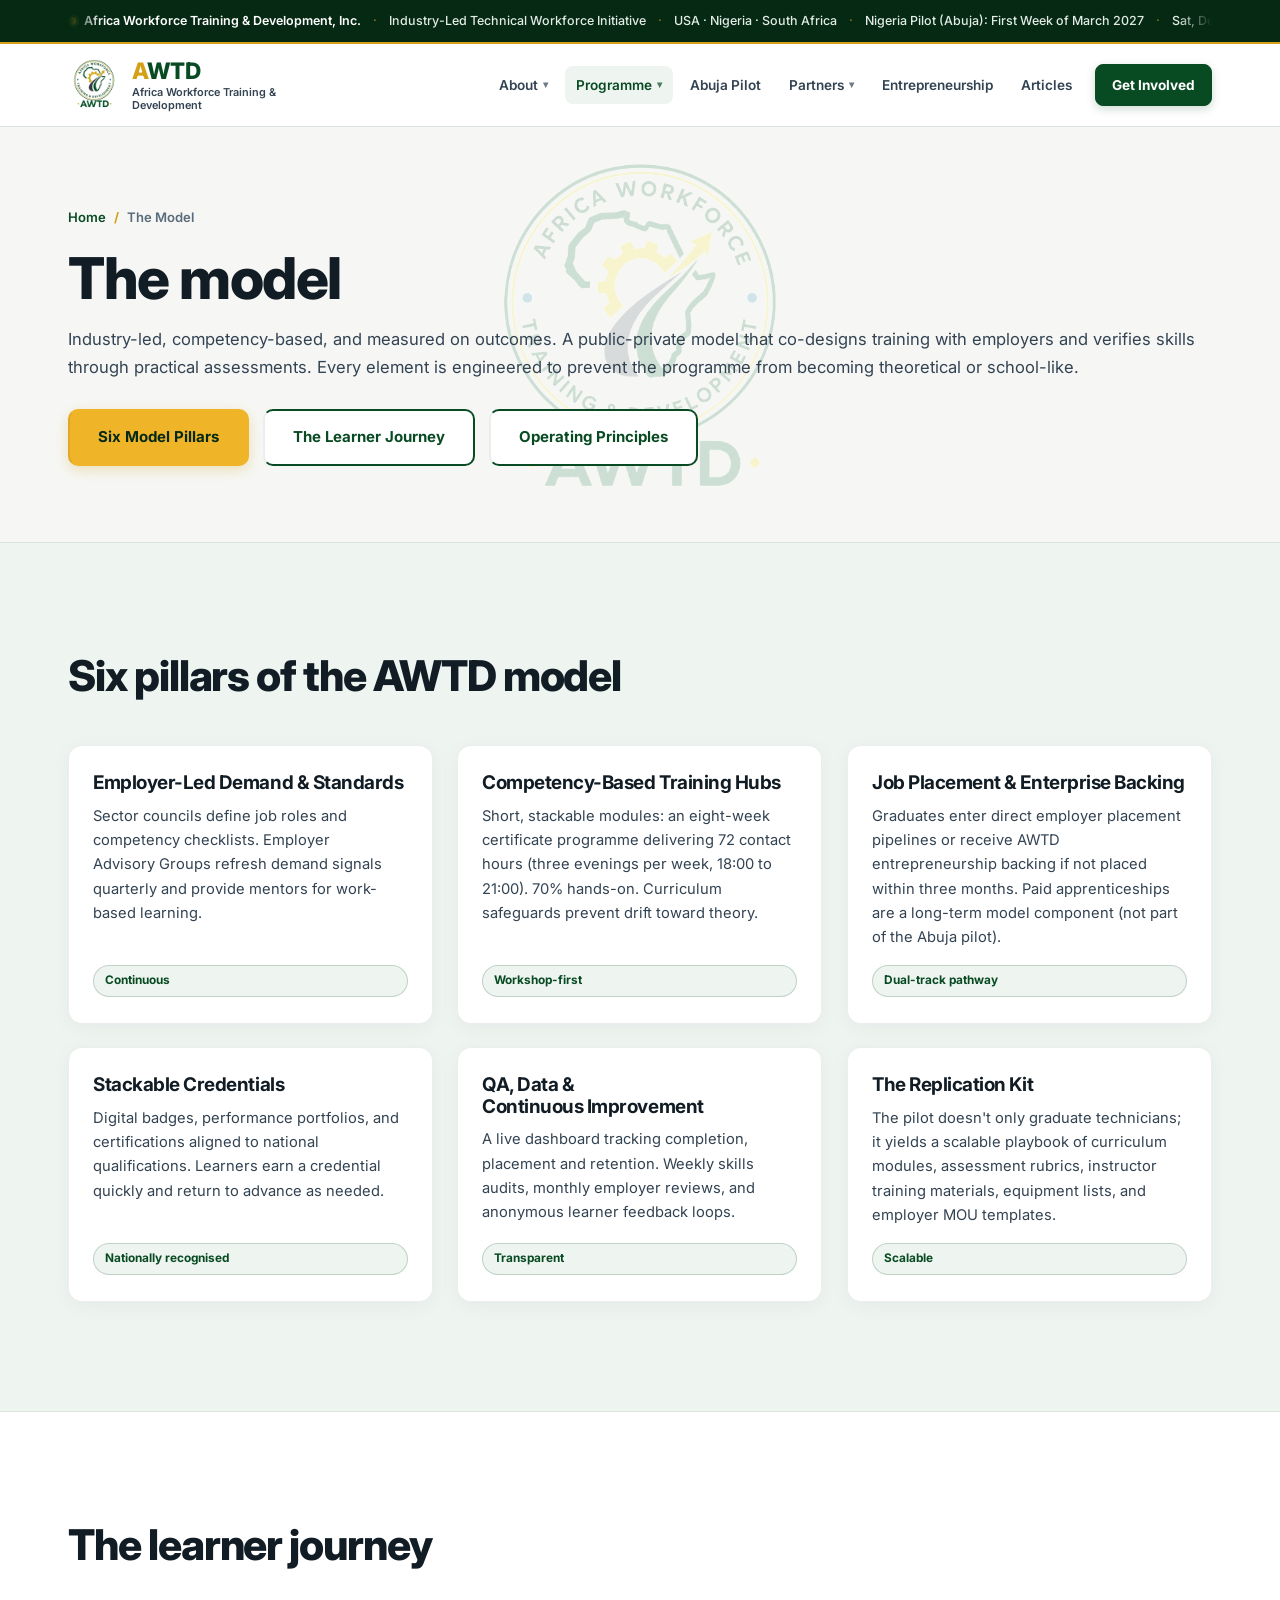
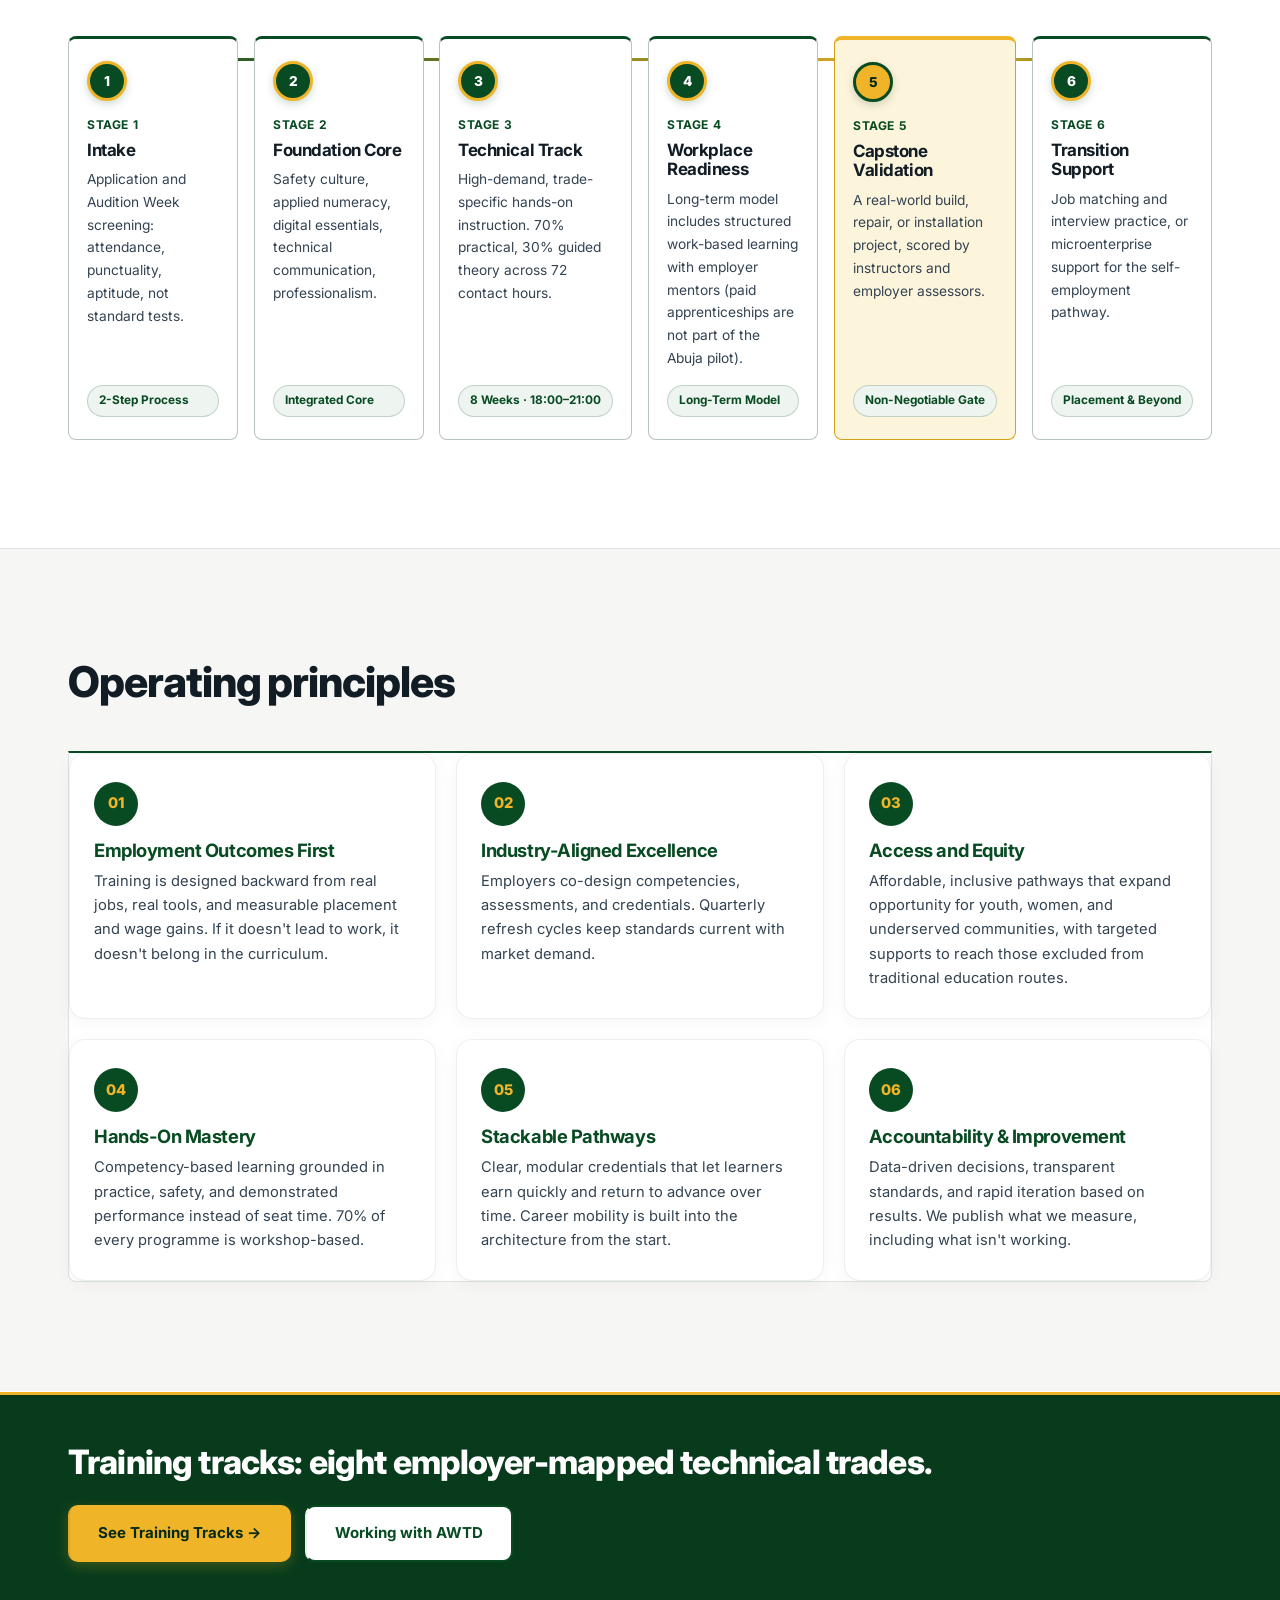
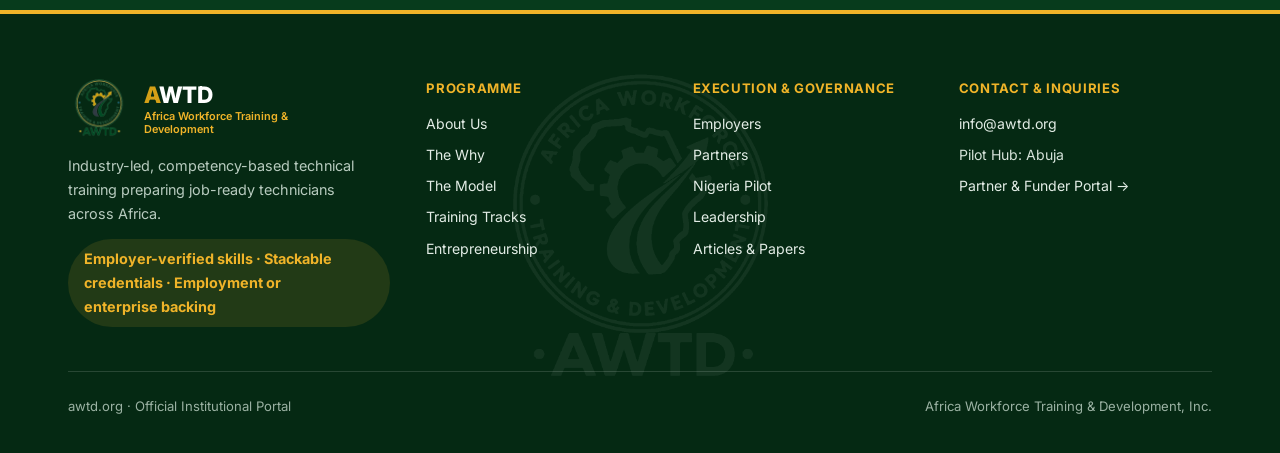
<file: model.html>
﻿<!DOCTYPE html>
<html lang="en">
<head>
  <meta charset="UTF-8">
  <meta name="viewport" content="width=device-width, initial-scale=1.0, viewport-fit=cover">
  <meta name="claude:viewport-fit-sides" content="cover">
  <meta name="description" content="The AWTD Model, The Learner Journey, and Operating Principles, Industry-led, competency-based technical training measured on employment outcomes.">
  <title>The Model: AWTD | Africa Workforce Training &amp; Development</title>
  <link rel="icon" type="image/png" href="04%20Logos/awtd-logo-transparent.png">
  <link rel="preconnect" href="https://fonts.googleapis.com">
  <link rel="preconnect" href="https://fonts.gstatic.com" crossorigin>
  <link rel="stylesheet" href="https://fonts.googleapis.com/css2?family=Inter:wght@400;500;600;700;800&display=swap">
  <link rel="stylesheet" href="css/styles.css?v=20261121c">
</head>
<body>

<a class="skip-link" href="#mainContent">Skip to content</a>

<div class="topbar" role="region" aria-label="Institutional status and announcements">
  <div class="wrap topbar-in">
    <div class="topbar-marquee">
      <div class="topbar-track">
        <div class="topbar-meta">
          <span class="topbar-badge">
            <span class="topbar-dot" aria-hidden="true"></span>
            <span data-config="legal-name">Africa Workforce Training &amp; Development, Inc.</span>
          </span>
          <span class="topbar-sep" aria-hidden="true">·</span>
          <span>Industry-Led Technical Workforce Initiative</span>
          <span class="topbar-sep" aria-hidden="true">·</span>
          <span>USA · Nigeria · South Africa</span>
          <span class="topbar-sep" aria-hidden="true">·</span>
          <span>Nigeria Pilot (<span data-config="pilot-cities">Abuja</span>): First Week of March 2027</span>
          <span class="topbar-sep" aria-hidden="true">·</span>
          <span data-live-datetime></span>
        </div>
        <div class="topbar-meta topbar-meta--dup" aria-hidden="true">
          <span class="topbar-badge">
            <span class="topbar-dot"></span>
            <span>Africa Workforce Training &amp; Development, Inc.</span>
          </span>
          <span class="topbar-sep">·</span>
          <span>Industry-Led Technical Workforce Initiative</span>
          <span class="topbar-sep">·</span>
          <span>USA · Nigeria · South Africa</span>
          <span class="topbar-sep">·</span>
          <span>Nigeria Pilot (Abuja): First Week of March 2027</span>
          <span class="topbar-sep">·</span>
          <span data-live-datetime></span>
        </div>
      </div>
    </div>
  </div>
</div>
  </div>
</div>

<nav class="nav" aria-label="Primary Navigation">
  <div class="wrap nav-in">
    <a class="mark" href="index.html" aria-label="AWTD, Africa Workforce Training & Development Home">
      <img class="mark-seal" src="04%20Logos/awtd-logo-transparent.png" alt="Official AWTD Logo" width="68" height="68">
      <div class="mark-text">
        <span class="mark-glyph"><em>A</em>WTD</span>
        <span class="mark-sub">Africa Workforce Training &amp; Development</span>
      </div>
    </a>

    <button class="nav-toggle" id="navToggle" type="button" aria-expanded="false" aria-controls="navLinks" aria-label="Toggle navigation menu">
      <span class="nav-toggle-bar"></span>
      <span class="nav-toggle-bar"></span>
      <span class="nav-toggle-bar"></span>
    </button>

    <div class="nav-links" id="navLinks">
      <div class="nav-item">
        <button type="button" class="nav-dropdown-trigger" aria-expanded="false" aria-haspopup="true">
          About <span class="nav-caret" aria-hidden="true">▾</span>
        </button>
        <div class="nav-dropdown-menu" role="menu">
          <a href="index.html#about" role="menuitem">About AWTD<span>Mission, vision &amp; 3 operating countries</span></a>
          <a href="problem.html" role="menuitem">The Why<span>Status Quo vs. AWTD Blueprint</span></a>
          <a href="leadership.html" role="menuitem">Leadership<span>9 seated officers across US, NG, ZA &amp; ET</span></a>
        </div>
      </div>

      <div class="nav-item">
        <button type="button" class="nav-dropdown-trigger is-active" aria-expanded="false" aria-haspopup="true">
          Programme <span class="nav-caret" aria-hidden="true">▾</span>
        </button>
        <div class="nav-dropdown-menu" role="menu">
          <a href="model.html" role="menuitem">The Model<span>Operational pillars &amp; learner journey</span></a>
          <a href="tracks.html" role="menuitem">Training Tracks<span>Electrical, Welding &amp; future rollout</span></a>
          <a href="measurement.html" role="menuitem">Measurement &amp; QA<span>Quarterly KPIs &amp; safety gate</span></a>
        </div>
      </div>

      <a href="pilot.html">Abuja Pilot</a>

      <div class="nav-item">
        <button type="button" class="nav-dropdown-trigger" aria-expanded="false" aria-haspopup="true">
          Partners <span class="nav-caret" aria-hidden="true">▾</span>
        </button>
        <div class="nav-dropdown-menu" role="menu">
          <a href="employers.html" role="menuitem">Employer Needs<span>Tell us what training you require</span></a>
          <a href="partners.html" role="menuitem">Partner Coalition<span>Government, employers &amp; funders</span></a>
        </div>
      </div>

      <a href="entrepreneurship.html">Entrepreneurship</a>
      <a href="papers.html">Articles</a>
      <a class="nav-cta" href="get-involved.html">Get Involved</a>
    </div>
  </div>
</nav>

<main id="mainContent">
  <header class="band page-hero" id="top">
    <div class="wrap">
      <nav class="breadcrumb" aria-label="Breadcrumb">
        <a href="index.html">Home</a>
        <span class="breadcrumb-sep" aria-hidden="true">/</span>
        <span aria-current="page">The Model</span>
      </nav>
      <h1 class="h-sec" style="font-size:clamp(2.35rem,5vw,3.6rem)">The model</h1>
      <p class="lead">Industry-led, competency-based, and measured on outcomes. A public-private model that co-designs training with employers and verifies skills through practical assessments. Every element is engineered to prevent the programme from becoming theoretical or school-like.</p>
      <div class="btns">
        <a class="btn btn-p" href="#elements">Six Model Pillars</a>
        <a class="btn btn-s" href="#journey">The Learner Journey</a>
        <a class="btn btn-s" href="#principles">Operating Principles</a>
      </div>
    </div>
  </header>

  <section class="band band--mid reveal" id="elements" aria-labelledby="heading-elements">
    <div class="wrap">
      <div class="sec-head sec-head--stacked">
        <h2 class="h-sec" id="heading-elements">Six pillars of the AWTD model</h2>
      </div>

      <div >
        <div class="grid g3">
          <article class="card">
            <h3>Employer-Led Demand &amp; Standards</h3>
            <p>Sector councils define job roles and competency checklists. Employer Advisory Groups refresh demand signals quarterly and provide mentors for work-based learning.</p>
            <span class="tag">Continuous</span>
          </article>
          <article class="card">
            <h3>Competency-Based Training Hubs</h3>
            <p>Short, stackable modules: an eight-week certificate programme delivering 72 contact hours (three evenings per week, 18:00 to 21:00). 70% hands-on. Curriculum safeguards prevent drift toward theory.</p>
            <span class="tag">Workshop-first</span>
          </article>
          <article class="card">
            <h3>Job Placement &amp; Enterprise Backing</h3>
            <p>Graduates enter direct employer placement pipelines or receive AWTD entrepreneurship backing if not placed within three months. Paid apprenticeships are a long-term model component (not part of the Abuja pilot).</p>
            <span class="tag">Dual-track pathway</span>
          </article>
          <article class="card">
            <h3>Stackable Credentials</h3>
            <p>Digital badges, performance portfolios, and certifications aligned to national qualifications. Learners earn a credential quickly and return to advance as needed.</p>
            <span class="tag">Nationally recognised</span>
          </article>
          <article class="card">
            <h3>QA, Data &amp; Continuous Improvement</h3>
            <p>A live dashboard tracking completion, placement and retention. Weekly skills audits, monthly employer reviews, and anonymous learner feedback loops.</p>
            <span class="tag">Transparent</span>
          </article>
          <article class="card">
            <h3>The Replication Kit</h3>
            <p>The pilot doesn't only graduate technicians; it yields a scalable playbook of curriculum modules, assessment rubrics, instructor training materials, equipment lists, and employer MOU templates.</p>
            <span class="tag">Scalable</span>
          </article>
        </div>
      </div>
    </div>
  </section>

  <section class="band reveal" id="journey" aria-labelledby="heading-journey">
    <div class="wrap">
      <div class="sec-head">
        <div>
          <h2 class="h-sec" id="heading-journey">The learner journey</h2>
        </div>
        
      </div>

      <div >
        <div class="pipeline-track" role="list" aria-label="Six-stage learner progression">
          <div class="pipeline-stage" role="listitem">
            <div class="pipeline-node" aria-hidden="true">1</div>
            <span class="step-n">Stage 1</span>
            <h3>Intake</h3>
            <p>Application and Audition Week screening: attendance, punctuality, aptitude, not standard tests.</p>
            <span class="tag">2-Step Process</span>
          </div>
          <div class="pipeline-stage" role="listitem">
            <div class="pipeline-node" aria-hidden="true">2</div>
            <span class="step-n">Stage 2</span>
            <h3>Foundation Core</h3>
            <p>Safety culture, applied numeracy, digital essentials, technical communication, professionalism.</p>
            <span class="tag">Integrated Core</span>
          </div>
          <div class="pipeline-stage" role="listitem">
            <div class="pipeline-node" aria-hidden="true">3</div>
            <span class="step-n">Stage 3</span>
            <h3>Technical Track</h3>
            <p>High-demand, trade-specific hands-on instruction. 70% practical, 30% guided theory across 72 contact hours.</p>
            <span class="tag">8 Weeks · 18:00–21:00</span>
          </div>
          <div class="pipeline-stage" role="listitem">
            <div class="pipeline-node" aria-hidden="true">4</div>
            <span class="step-n">Stage 4</span>
            <h3>Workplace Readiness</h3>
            <p>Long-term model includes structured work-based learning with employer mentors (paid apprenticeships are not part of the Abuja pilot).</p>
            <span class="tag">Long-Term Model</span>
          </div>
          <div class="pipeline-stage pipeline-stage--gate" role="listitem">
            <div class="pipeline-node" aria-hidden="true">5</div>
            <span class="step-n">Stage 5</span>
            <h3>Capstone Validation</h3>
            <p>A real-world build, repair, or installation project, scored by instructors and employer assessors.</p>
            <span class="tag">Non-Negotiable Gate</span>
          </div>
          <div class="pipeline-stage" role="listitem">
            <div class="pipeline-node" aria-hidden="true">6</div>
            <span class="step-n">Stage 6</span>
            <h3>Transition Support</h3>
            <p>Job matching and interview practice, or microenterprise support for the self-employment pathway.</p>
            <span class="tag">Placement &amp; Beyond</span>
          </div>
        </div>
      </div>
    </div>
  </section>

  <section class="band band--light reveal" id="principles" aria-labelledby="heading-principles">
    <div class="wrap">
      <div class="sec-head sec-head--stacked">
        <h2 class="h-sec" id="heading-principles">Operating principles</h2>
      </div>

      <div class="manifesto-grid" role="list">
        <article class="manifesto-item" role="listitem">
          <div class="manifesto-roman" aria-hidden="true">01</div>
          <div class="manifesto-content">
            <h3>Employment Outcomes First</h3>
            <p>Training is designed backward from real jobs, real tools, and measurable placement and wage gains. If it doesn't lead to work, it doesn't belong in the curriculum.</p>
          </div>
        </article>
        <article class="manifesto-item" role="listitem">
          <div class="manifesto-roman" aria-hidden="true">02</div>
          <div class="manifesto-content">
            <h3>Industry-Aligned Excellence</h3>
            <p>Employers co-design competencies, assessments, and credentials. Quarterly refresh cycles keep standards current with market demand.</p>
          </div>
        </article>
        <article class="manifesto-item" role="listitem">
          <div class="manifesto-roman" aria-hidden="true">03</div>
          <div class="manifesto-content">
            <h3>Access and Equity</h3>
            <p>Affordable, inclusive pathways that expand opportunity for youth, women, and underserved communities, with targeted supports to reach those excluded from traditional education routes.</p>
          </div>
        </article>
        <article class="manifesto-item" role="listitem">
          <div class="manifesto-roman" aria-hidden="true">04</div>
          <div class="manifesto-content">
            <h3>Hands-On Mastery</h3>
            <p>Competency-based learning grounded in practice, safety, and demonstrated performance instead of seat time. 70% of every programme is workshop-based.</p>
          </div>
        </article>
        <article class="manifesto-item" role="listitem">
          <div class="manifesto-roman" aria-hidden="true">05</div>
          <div class="manifesto-content">
            <h3>Stackable Pathways</h3>
            <p>Clear, modular credentials that let learners earn quickly and return to advance over time. Career mobility is built into the architecture from the start.</p>
          </div>
        </article>
        <article class="manifesto-item" role="listitem">
          <div class="manifesto-roman" aria-hidden="true">06</div>
          <div class="manifesto-content">
            <h3>Accountability &amp; Improvement</h3>
            <p>Data-driven decisions, transparent standards, and rapid iteration based on results. We publish what we measure, including what isn't working.</p>
          </div>
        </article>
      </div>
    </div>
  </section>

  <section class="next-band" aria-label="Next section navigation">
    <div class="wrap next-band-in">
      <div>
        <h2 class="h-sec" style="font-size:clamp(1.5rem,3vw,2.1rem)">Training tracks: eight employer-mapped technical trades.</h2>
      </div>
      <div class="btns" style="margin-top:0">
        <a class="btn btn-p" href="tracks.html">See Training Tracks →</a>
        <a class="btn btn-s" href="get-involved.html">Working with AWTD</a>
      </div>
    </div>
  </section>
</main>

<footer class="foot">
  <div class="wrap">
    <div class="foot-in">
      <div class="foot-brand">
        <div class="foot-brand-mark">
          <img class="mark-seal" src="04%20Logos/awtd-logo-transparent.png" alt="Official AWTD Logo" width="62" height="62">
          <div class="mark-text">
            <span class="mark-glyph"><em>A</em>WTD</span>
            <span class="mark-sub">Africa Workforce Training &amp; Development</span>
          </div>
        </div>
        <p>Industry-led, competency-based technical training preparing job-ready technicians across Africa.</p>
        <p class="strap">Employer-verified skills · Stackable credentials · Employment or enterprise backing</p>
      </div>

      <div class="foot-meta">
        <b>Programme</b>
        <a href="index.html#about">About Us</a>
        <a href="problem.html">The Why</a>
        <a href="model.html">The Model</a>
        <a href="tracks.html">Training Tracks</a>
        <a href="entrepreneurship.html">Entrepreneurship</a>
      </div>

      <div class="foot-meta">
        <b>Execution &amp; Governance</b>
        <a href="employers.html">Employers</a>
        <a href="partners.html">Partners</a>
        <a href="pilot.html">Nigeria Pilot</a>
        <a href="leadership.html">Leadership</a>
        <a href="papers.html">Articles &amp; Papers</a>
      </div>

      <div class="foot-meta">
        <b>Contact &amp; Inquiries</b>
        <a href="mailto:info@awtd.org" data-config="contact-email">info@awtd.org</a>
        <span>Pilot Hub: <span data-config="pilot-cities">Abuja</span></span>
        <a href="get-involved.html">Partner &amp; Funder Portal →</a>
      </div>
    </div>

    <div class="foot-base">
      <span>awtd.org · Official Institutional Portal</span>
      <span style="display:inline-block">
        <span data-config="legal-name">Africa Workforce Training &amp; Development, Inc.</span>
      </span>
    </div>
  </div>
</footer>

<script src="js/main.js?v=20261121c"></script>
</body>
</html>
</file>
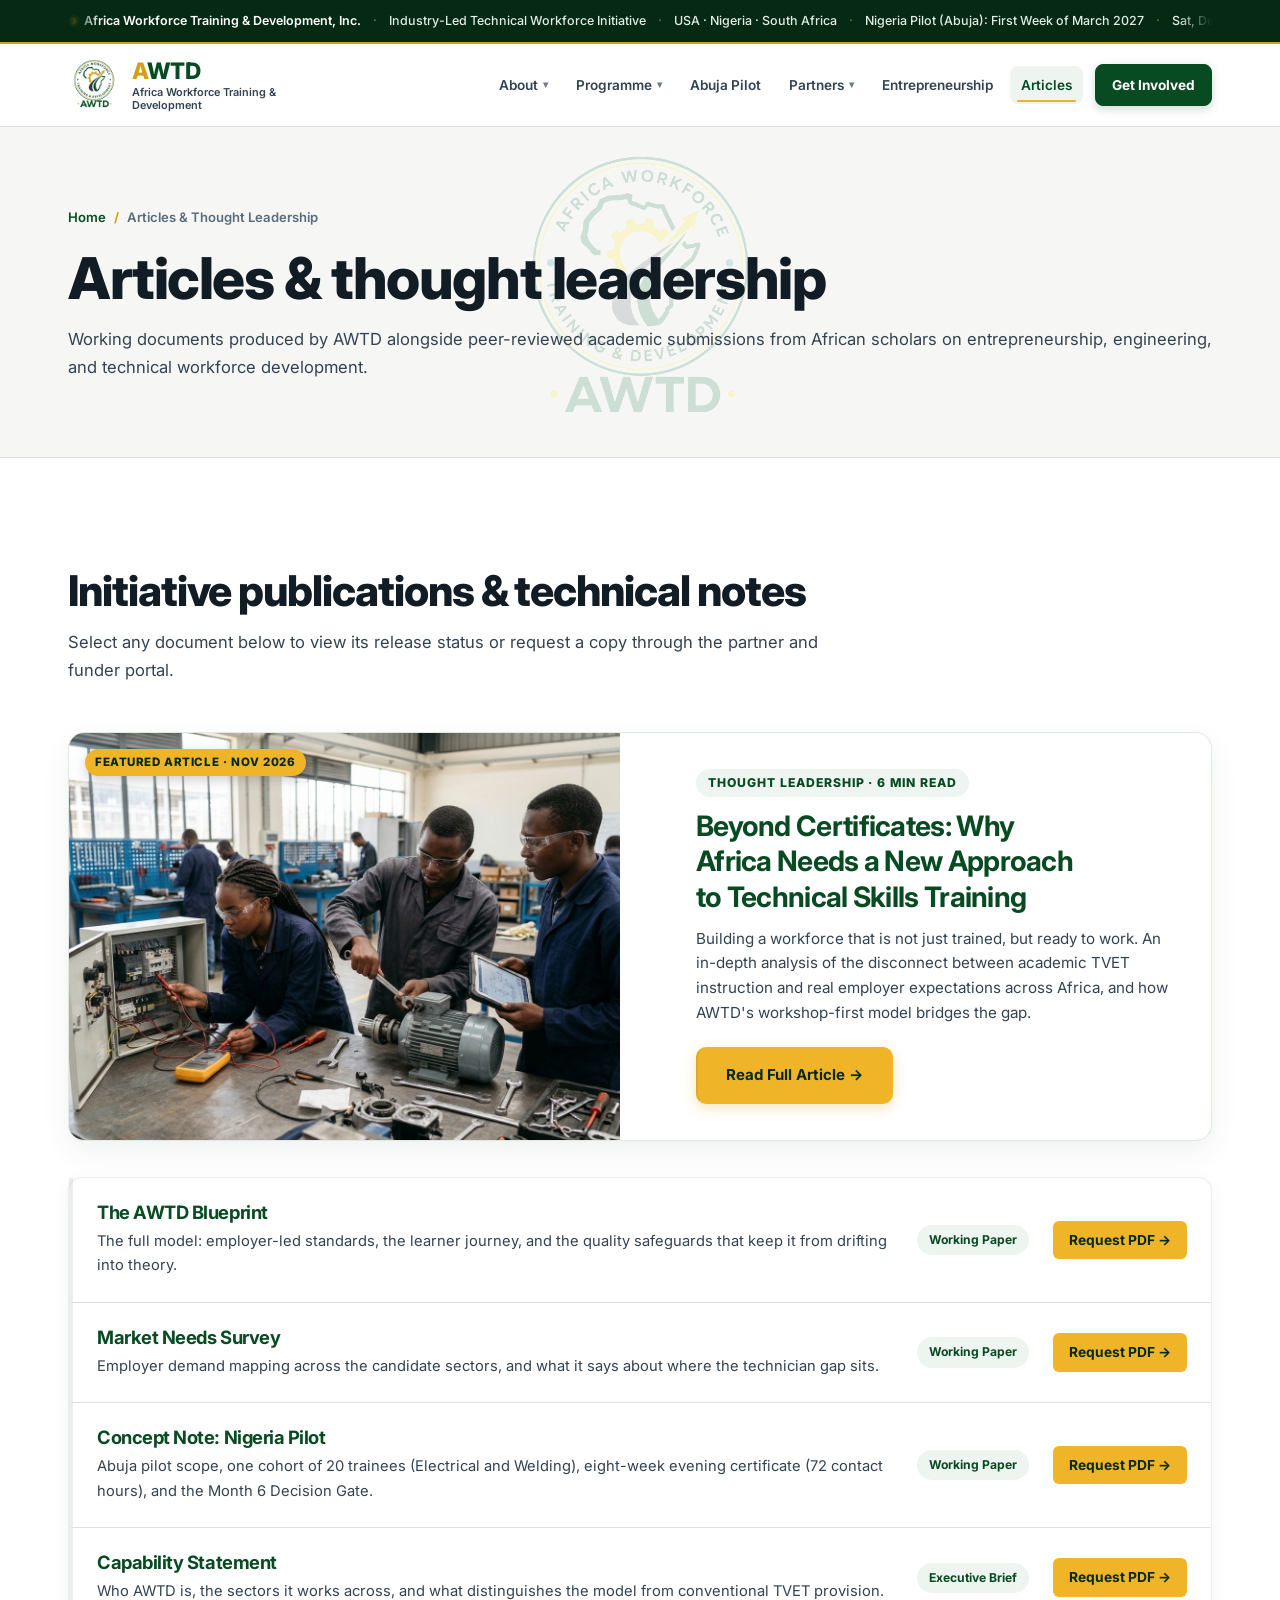
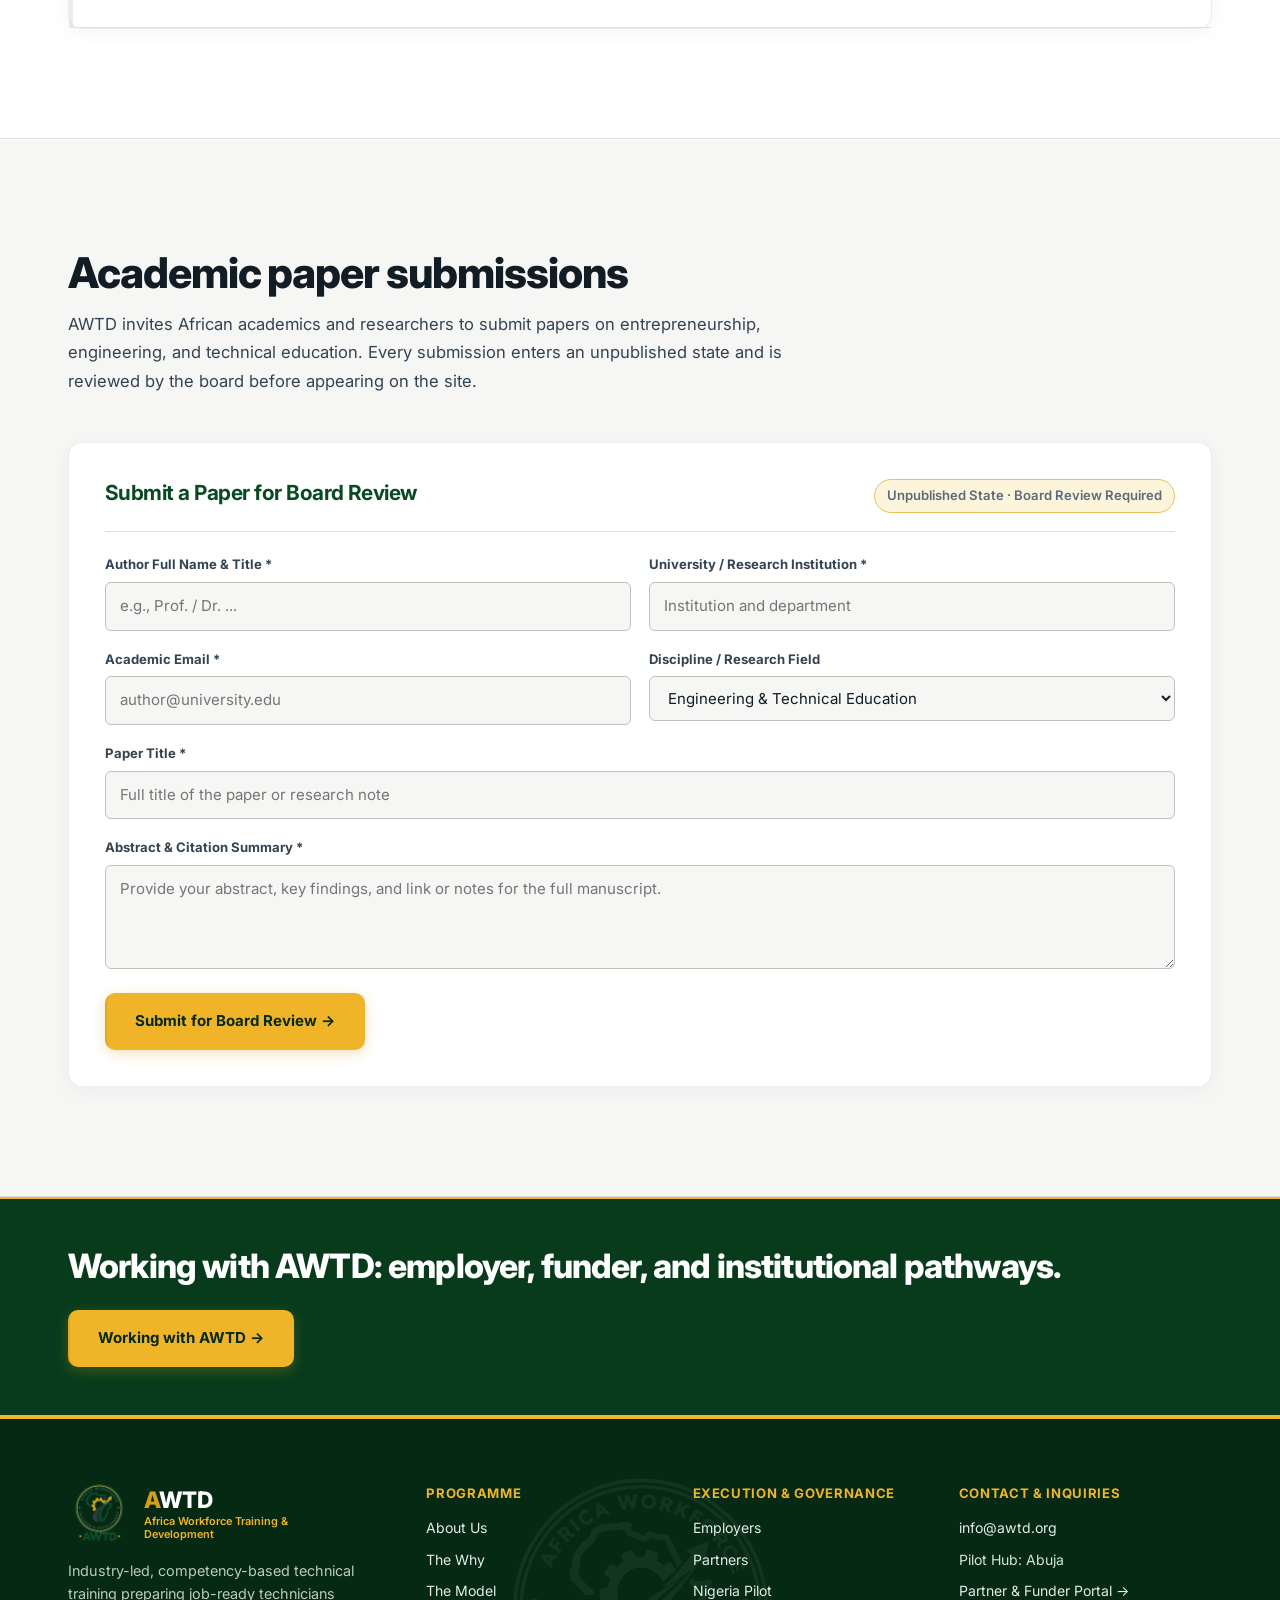
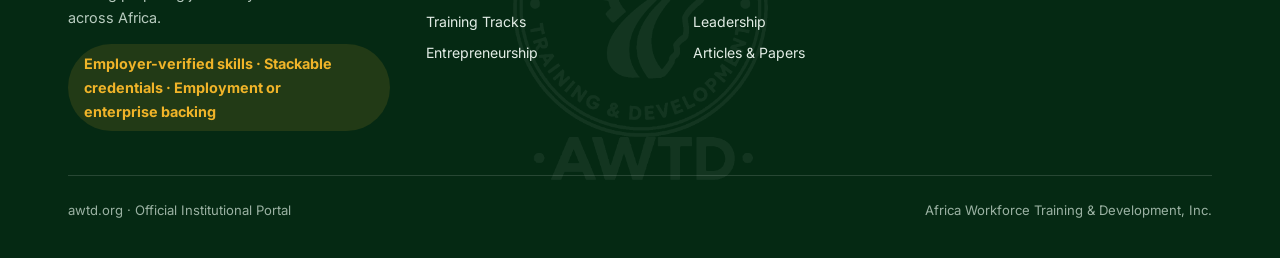
<file: papers.html>
﻿<!DOCTYPE html>
<html lang="en">
<head>
  <meta charset="UTF-8">
  <meta name="viewport" content="width=device-width, initial-scale=1.0, viewport-fit=cover">
  <meta name="claude:viewport-fit-sides" content="cover">
  <meta name="description" content="Articles &amp; Thought Leadership: AWTD working documents and board-reviewed academic papers on entrepreneurship, engineering, and workforce development.">
  <title>Articles &amp; Thought Leadership: AWTD | Africa Workforce Training &amp; Development</title>
  <link rel="icon" type="image/png" href="04%20Logos/awtd-logo-transparent.png">
  <link rel="preconnect" href="https://fonts.googleapis.com">
  <link rel="preconnect" href="https://fonts.gstatic.com" crossorigin>
  <link rel="stylesheet" href="https://fonts.googleapis.com/css2?family=Inter:wght@400;500;600;700;800&display=swap">
  <link rel="stylesheet" href="css/styles.css?v=20261121c">
</head>
<body>

<a class="skip-link" href="#mainContent">Skip to content</a>

<div class="topbar" role="region" aria-label="Institutional status and announcements">
  <div class="wrap topbar-in">
    <div class="topbar-marquee">
      <div class="topbar-track">
        <div class="topbar-meta">
          <span class="topbar-badge">
            <span class="topbar-dot" aria-hidden="true"></span>
            <span data-config="legal-name">Africa Workforce Training &amp; Development, Inc.</span>
          </span>
          <span class="topbar-sep" aria-hidden="true">·</span>
          <span>Industry-Led Technical Workforce Initiative</span>
          <span class="topbar-sep" aria-hidden="true">·</span>
          <span>USA · Nigeria · South Africa</span>
          <span class="topbar-sep" aria-hidden="true">·</span>
          <span>Nigeria Pilot (<span data-config="pilot-cities">Abuja</span>): First Week of March 2027</span>
          <span class="topbar-sep" aria-hidden="true">·</span>
          <span data-live-datetime></span>
        </div>
        <div class="topbar-meta topbar-meta--dup" aria-hidden="true">
          <span class="topbar-badge">
            <span class="topbar-dot"></span>
            <span>Africa Workforce Training &amp; Development, Inc.</span>
          </span>
          <span class="topbar-sep">·</span>
          <span>Industry-Led Technical Workforce Initiative</span>
          <span class="topbar-sep">·</span>
          <span>USA · Nigeria · South Africa</span>
          <span class="topbar-sep">·</span>
          <span>Nigeria Pilot (Abuja): First Week of March 2027</span>
          <span class="topbar-sep">·</span>
          <span data-live-datetime></span>
        </div>
      </div>
    </div>
  </div>
</div>
  </div>
</div>

<nav class="nav" aria-label="Primary Navigation">
  <div class="wrap nav-in">
    <a class="mark" href="index.html" aria-label="AWTD, Africa Workforce Training & Development Home">
      <img class="mark-seal" src="04%20Logos/awtd-logo-transparent.png" alt="Official AWTD Logo" width="68" height="68">
      <div class="mark-text">
        <span class="mark-glyph"><em>A</em>WTD</span>
        <span class="mark-sub">Africa Workforce Training &amp; Development</span>
      </div>
    </a>

    <button class="nav-toggle" id="navToggle" type="button" aria-expanded="false" aria-controls="navLinks" aria-label="Toggle navigation menu">
      <span class="nav-toggle-bar"></span>
      <span class="nav-toggle-bar"></span>
      <span class="nav-toggle-bar"></span>
    </button>

    <div class="nav-links" id="navLinks">
      <div class="nav-item">
        <button type="button" class="nav-dropdown-trigger" aria-expanded="false" aria-haspopup="true">
          About <span class="nav-caret" aria-hidden="true">▾</span>
        </button>
        <div class="nav-dropdown-menu" role="menu">
          <a href="index.html#about" role="menuitem">About AWTD<span>Mission, vision &amp; 3 operating countries</span></a>
          <a href="problem.html" role="menuitem">The Why<span>Status Quo vs. AWTD Blueprint</span></a>
          <a href="leadership.html" role="menuitem">Leadership<span>9 seated officers across US, NG, ZA &amp; ET</span></a>
        </div>
      </div>

      <div class="nav-item">
        <button type="button" class="nav-dropdown-trigger" aria-expanded="false" aria-haspopup="true">
          Programme <span class="nav-caret" aria-hidden="true">▾</span>
        </button>
        <div class="nav-dropdown-menu" role="menu">
          <a href="model.html" role="menuitem">The Model<span>Operational pillars &amp; learner journey</span></a>
          <a href="tracks.html" role="menuitem">Training Tracks<span>Electrical, Welding &amp; future rollout</span></a>
          <a href="measurement.html" role="menuitem">Measurement &amp; QA<span>Quarterly KPIs &amp; safety gate</span></a>
        </div>
      </div>

      <a href="pilot.html">Abuja Pilot</a>

      <div class="nav-item">
        <button type="button" class="nav-dropdown-trigger" aria-expanded="false" aria-haspopup="true">
          Partners <span class="nav-caret" aria-hidden="true">▾</span>
        </button>
        <div class="nav-dropdown-menu" role="menu">
          <a href="employers.html" role="menuitem">Employer Needs<span>Tell us what training you require</span></a>
          <a href="partners.html" role="menuitem">Partner Coalition<span>Government, employers &amp; funders</span></a>
        </div>
      </div>

      <a href="entrepreneurship.html">Entrepreneurship</a>
      <a href="papers.html" class="is-active" aria-current="page">Articles</a>
      <a class="nav-cta" href="get-involved.html">Get Involved</a>
    </div>
  </div>
</nav>

<main id="mainContent">
  <header class="band page-hero" id="top">
    <div class="wrap">
      <nav class="breadcrumb" aria-label="Breadcrumb">
        <a href="index.html">Home</a>
        <span class="breadcrumb-sep" aria-hidden="true">/</span>
        <span aria-current="page">Articles &amp; Thought Leadership</span>
      </nav>
      <h1 class="h-sec" style="font-size:clamp(2.35rem,5vw,3.6rem)">Articles &amp; thought leadership</h1>
      <p class="lead">Working documents produced by AWTD alongside peer-reviewed academic submissions from African scholars on entrepreneurship, engineering, and technical workforce development.</p>
    </div>
  </header>

  <section class="band reveal" id="insights" aria-labelledby="heading-insights">
    <div class="wrap">
      <div class="sec-head">
        <div>
          <h2 class="h-sec" id="heading-insights">Initiative publications &amp; technical notes</h2>
        </div>
        <p class="lead">Select any document below to view its release status or request a copy through the partner and funder portal.</p>
      </div>

      <div>
        <!-- Featured Thought Leadership Article -->
        <article class="featured-article-card">
          <div class="featured-article-media">
            <img src="05%20Images/technical-skills-training.jpg" alt="African technical trainees engaged in hands-on workshop training" width="700" height="420" loading="lazy">
            <span class="chip">Featured Article · Nov 2026</span>
          </div>
          <div class="featured-article-body">
            <span class="pub-type">Thought Leadership · 6 Min Read</span>
            <h3>Beyond Certificates: Why Africa Needs a New Approach to Technical Skills Training</h3>
            <p>Building a workforce that is not just trained, but ready to work. An in-depth analysis of the disconnect between academic TVET instruction and real employer expectations across Africa, and how AWTD's workshop-first model bridges the gap.</p>
            <div class="btns" style="margin-top:0">
              <a class="btn btn-p" href="article-beyond-certificates.html">Read Full Article →</a>
            </div>
          </div>
        </article>

        <div class="publication-index">
          <div class="publication-row" role="button" tabindex="0" data-doc-id="blueprint" aria-label="View status for The AWTD Blueprint PDF">
            <div class="pub-main">
              <h4>The AWTD Blueprint</h4>
              <p>The full model: employer-led standards, the learner journey, and the quality safeguards that keep it from drifting into theory.</p>
            </div>
            <span class="pub-type">Working Paper</span>
            <span class="pub-action">Request PDF →</span>
          </div>

          <div class="publication-row" role="button" tabindex="0" data-doc-id="market-survey" aria-label="View status for Market Needs Survey PDF">
            <div class="pub-main">
              <h4>Market Needs Survey</h4>
              <p>Employer demand mapping across the candidate sectors, and what it says about where the technician gap sits.</p>
            </div>
            <span class="pub-type">Working Paper</span>
            <span class="pub-action">Request PDF →</span>
          </div>

          <div class="publication-row" role="button" tabindex="0" data-doc-id="concept-note" aria-label="View status for Concept Note: Nigeria Pilot PDF">
            <div class="pub-main">
              <h4>Concept Note: Nigeria Pilot</h4>
              <p>Abuja pilot scope, one cohort of 20 trainees (Electrical and Welding), eight-week evening certificate (72 contact hours), and the Month 6 Decision Gate.</p>
            </div>
            <span class="pub-type">Working Paper</span>
            <span class="pub-action">Request PDF →</span>
          </div>

          <div class="publication-row" role="button" tabindex="0" data-doc-id="capability-statement" aria-label="View status for Capability Statement PDF">
            <div class="pub-main">
              <h4>Capability Statement</h4>
              <p>Who AWTD is, the sectors it works across, and what distinguishes the model from conventional TVET provision.</p>
            </div>
            <span class="pub-type">Executive Brief</span>
            <span class="pub-action">Request PDF →</span>
          </div>
        </div>
      </div>
    </div>
  </section>

  <!-- ── ACADEMIC PAPER SUBMISSION (BOARD REVIEWED) ────────────── -->
  <section class="band band--stone reveal" id="submit-article" aria-labelledby="heading-submit-article">
    <div class="wrap">
      <div class="sec-head">
        <div>
          <h2 class="h-sec" id="heading-submit-article">Academic paper submissions</h2>
        </div>
        <p class="lead">AWTD invites African academics and researchers to submit papers on entrepreneurship, engineering, and technical education. Every submission enters an unpublished state and is reviewed by the board before appearing on the site.</p>
      </div>

      <div class="article-submission-box">
        <div class="inquiry-head">
          <h3>Submit a Paper for Board Review</h3>
          <span class="board-review-badge">Unpublished State · Board Review Required</span>
        </div>

        <form class="inquiry-form" id="articleSubmissionForm" novalidate>
          <div class="form-field">
            <label for="artAuthor">Author Full Name &amp; Title *</label>
            <input type="text" id="artAuthor" name="authorName" required placeholder="e.g., Prof. / Dr. ...">
          </div>
          <div class="form-field">
            <label for="artInstitution">University / Research Institution *</label>
            <input type="text" id="artInstitution" name="institution" required placeholder="Institution and department">
          </div>
          <div class="form-field">
            <label for="artEmail">Academic Email *</label>
            <input type="email" id="artEmail" name="email" required placeholder="author@university.edu">
          </div>
          <div class="form-field">
            <label for="artField">Discipline / Research Field</label>
            <select id="artField" name="field">
              <option value="Engineering & Technical Education">Engineering &amp; Technical Education</option>
              <option value="Entrepreneurship & Venture Creation">Entrepreneurship &amp; Venture Creation</option>
              <option value="Electrical & Power Systems">Electrical &amp; Power Systems</option>
              <option value="Welding, Materials & Manufacturing">Welding, Materials &amp; Manufacturing</option>
              <option value="Workforce Policy & TVET Economics">Workforce Policy &amp; TVET Economics</option>
            </select>
          </div>
          <div class="form-field form-field--full">
            <label for="artTitle">Paper Title *</label>
            <input type="text" id="artTitle" name="title" required placeholder="Full title of the paper or research note">
          </div>
          <div class="form-field form-field--full">
            <label for="artAbstract">Abstract &amp; Citation Summary *</label>
            <textarea id="artAbstract" name="abstract" required placeholder="Provide your abstract, key findings, and link or notes for the full manuscript."></textarea>
          </div>
          <div class="form-actions">
            <button type="submit" class="btn btn-p">Submit for Board Review →</button>
            <span class="form-status" id="articleSubmissionStatus" role="status" aria-live="polite"></span>
          </div>
        </form>
      </div>
    </div>
  </section>

  <section class="next-band" aria-label="Next section navigation">
    <div class="wrap next-band-in">
      <div>
        <h2 class="h-sec" style="font-size:clamp(1.5rem,3vw,2.1rem)">Working with AWTD: employer, funder, and institutional pathways.</h2>
      </div>
      <div class="btns" style="margin-top:0">
        <a class="btn btn-p" href="get-involved.html">Working with AWTD →</a>
      </div>
    </div>
  </section>
</main>

<div class="modal-backdrop" id="docModalBackdrop" aria-hidden="true" role="dialog" aria-modal="true" aria-labelledby="docModalTitle">
  <div class="modal">
    <div class="modal-eyebrow" id="docModalStatus">2026 · Pre-Release</div>
    <h3 id="docModalTitle">Capability Statement</h3>
    <p id="docModalDesc">Who AWTD is, the sectors it works across, and what distinguishes the model from conventional TVET provision.</p>
    <div class="modal-actions">
      <button type="button" class="btn btn-s" id="docModalClose">Close</button>
      <button type="button" class="btn btn-p" id="docModalRequest">Request Release Copy →</button>
    </div>
  </div>
</div>

<footer class="foot">
  <div class="wrap">
    <div class="foot-in">
      <div class="foot-brand">
        <div class="foot-brand-mark">
          <img class="mark-seal" src="04%20Logos/awtd-logo-transparent.png" alt="Official AWTD Logo" width="62" height="62">
          <div class="mark-text">
            <span class="mark-glyph"><em>A</em>WTD</span>
            <span class="mark-sub">Africa Workforce Training &amp; Development</span>
          </div>
        </div>
        <p>Industry-led, competency-based technical training preparing job-ready technicians across Africa.</p>
        <p class="strap">Employer-verified skills · Stackable credentials · Employment or enterprise backing</p>
      </div>

      <div class="foot-meta">
        <b>Programme</b>
        <a href="index.html#about">About Us</a>
        <a href="problem.html">The Why</a>
        <a href="model.html">The Model</a>
        <a href="tracks.html">Training Tracks</a>
        <a href="entrepreneurship.html">Entrepreneurship</a>
      </div>

      <div class="foot-meta">
        <b>Execution &amp; Governance</b>
        <a href="employers.html">Employers</a>
        <a href="partners.html">Partners</a>
        <a href="pilot.html">Nigeria Pilot</a>
        <a href="leadership.html">Leadership</a>
        <a href="papers.html">Articles &amp; Papers</a>
      </div>

      <div class="foot-meta">
        <b>Contact &amp; Inquiries</b>
        <a href="mailto:info@awtd.org" data-config="contact-email">info@awtd.org</a>
        <span>Pilot Hub: <span data-config="pilot-cities">Abuja</span></span>
        <a href="get-involved.html">Partner &amp; Funder Portal →</a>
      </div>
    </div>

    <div class="foot-base">
      <span>awtd.org · Official Institutional Portal</span>
      <span style="display:inline-block">
        <span data-config="legal-name">Africa Workforce Training &amp; Development, Inc.</span>
      </span>
    </div>
  </div>
</footer>

<script src="js/main.js?v=20261121c"></script>
</body>
</html>
</file>
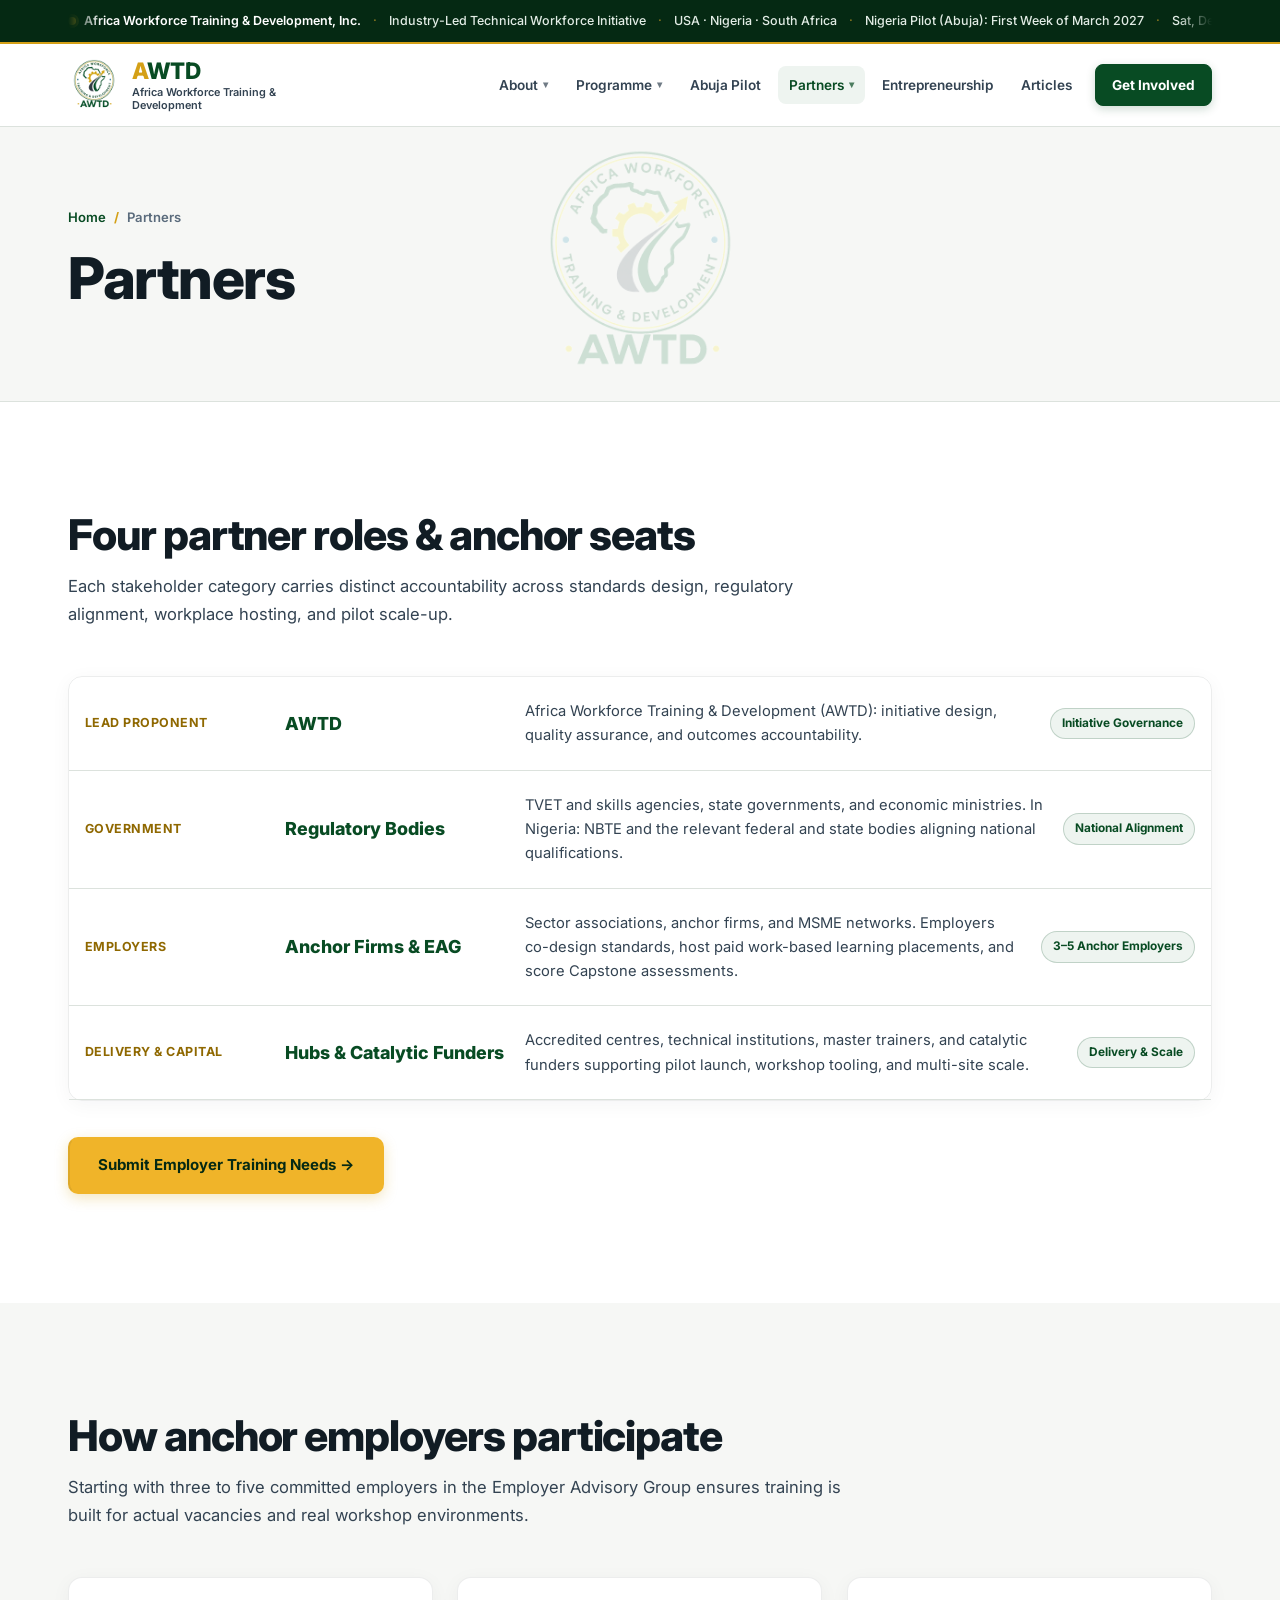
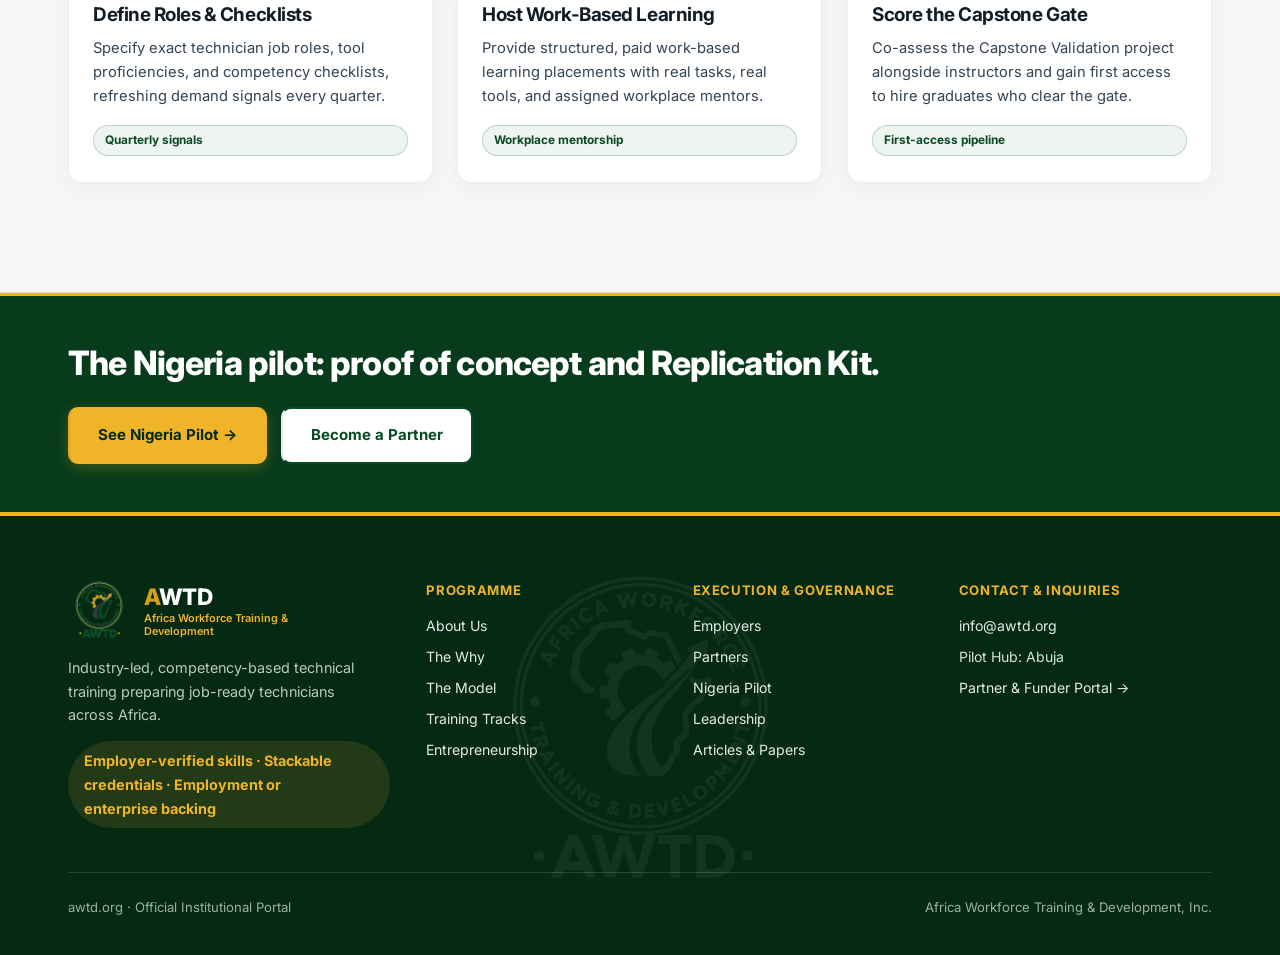
<file: partners.html>
﻿<!DOCTYPE html>
<html lang="en">
<head>
  <meta charset="UTF-8">
  <meta name="viewport" content="width=device-width, initial-scale=1.0, viewport-fit=cover">
  <meta name="claude:viewport-fit-sides" content="cover">
  <meta name="description" content="Partners, How AWTD collaborates with government bodies, Employer Advisory Groups, accredited training hubs, and catalytic funders.">
  <title>Partners: AWTD | Africa Workforce Training &amp; Development</title>
  <link rel="icon" type="image/png" href="04%20Logos/awtd-logo-transparent.png">
  <link rel="preconnect" href="https://fonts.googleapis.com">
  <link rel="preconnect" href="https://fonts.gstatic.com" crossorigin>
  <link rel="stylesheet" href="https://fonts.googleapis.com/css2?family=Inter:wght@400;500;600;700;800&display=swap">
  <link rel="stylesheet" href="css/styles.css?v=20261121c">
</head>
<body>

<a class="skip-link" href="#mainContent">Skip to content</a>

<div class="topbar" role="region" aria-label="Institutional status and announcements">
  <div class="wrap topbar-in">
    <div class="topbar-marquee">
      <div class="topbar-track">
        <div class="topbar-meta">
          <span class="topbar-badge">
            <span class="topbar-dot" aria-hidden="true"></span>
            <span data-config="legal-name">Africa Workforce Training &amp; Development, Inc.</span>
          </span>
          <span class="topbar-sep" aria-hidden="true">·</span>
          <span>Industry-Led Technical Workforce Initiative</span>
          <span class="topbar-sep" aria-hidden="true">·</span>
          <span>USA · Nigeria · South Africa</span>
          <span class="topbar-sep" aria-hidden="true">·</span>
          <span>Nigeria Pilot (<span data-config="pilot-cities">Abuja</span>): First Week of March 2027</span>
          <span class="topbar-sep" aria-hidden="true">·</span>
          <span data-live-datetime></span>
        </div>
        <div class="topbar-meta topbar-meta--dup" aria-hidden="true">
          <span class="topbar-badge">
            <span class="topbar-dot"></span>
            <span>Africa Workforce Training &amp; Development, Inc.</span>
          </span>
          <span class="topbar-sep">·</span>
          <span>Industry-Led Technical Workforce Initiative</span>
          <span class="topbar-sep">·</span>
          <span>USA · Nigeria · South Africa</span>
          <span class="topbar-sep">·</span>
          <span>Nigeria Pilot (Abuja): First Week of March 2027</span>
          <span class="topbar-sep">·</span>
          <span data-live-datetime></span>
        </div>
      </div>
    </div>
  </div>
</div>
  </div>
</div>

<nav class="nav" aria-label="Primary Navigation">
  <div class="wrap nav-in">
    <a class="mark" href="index.html" aria-label="AWTD, Africa Workforce Training & Development Home">
      <img class="mark-seal" src="04%20Logos/awtd-logo-transparent.png" alt="Official AWTD Logo" width="68" height="68">
      <div class="mark-text">
        <span class="mark-glyph"><em>A</em>WTD</span>
        <span class="mark-sub">Africa Workforce Training &amp; Development</span>
      </div>
    </a>

    <button class="nav-toggle" id="navToggle" type="button" aria-expanded="false" aria-controls="navLinks" aria-label="Toggle navigation menu">
      <span class="nav-toggle-bar"></span>
      <span class="nav-toggle-bar"></span>
      <span class="nav-toggle-bar"></span>
    </button>

    <div class="nav-links" id="navLinks">
      <div class="nav-item">
        <button type="button" class="nav-dropdown-trigger" aria-expanded="false" aria-haspopup="true">
          About <span class="nav-caret" aria-hidden="true">▾</span>
        </button>
        <div class="nav-dropdown-menu" role="menu">
          <a href="index.html#about" role="menuitem">About AWTD<span>Mission, vision &amp; 3 operating countries</span></a>
          <a href="problem.html" role="menuitem">The Why<span>Status Quo vs. AWTD Blueprint</span></a>
          <a href="leadership.html" role="menuitem">Leadership<span>9 seated officers across US, NG, ZA &amp; ET</span></a>
        </div>
      </div>

      <div class="nav-item">
        <button type="button" class="nav-dropdown-trigger" aria-expanded="false" aria-haspopup="true">
          Programme <span class="nav-caret" aria-hidden="true">▾</span>
        </button>
        <div class="nav-dropdown-menu" role="menu">
          <a href="model.html" role="menuitem">The Model<span>Operational pillars &amp; learner journey</span></a>
          <a href="tracks.html" role="menuitem">Training Tracks<span>Electrical, Welding &amp; future rollout</span></a>
          <a href="measurement.html" role="menuitem">Measurement &amp; QA<span>Quarterly KPIs &amp; safety gate</span></a>
        </div>
      </div>

      <a href="pilot.html">Abuja Pilot</a>

      <div class="nav-item">
        <button type="button" class="nav-dropdown-trigger is-active" aria-expanded="false" aria-haspopup="true">
          Partners <span class="nav-caret" aria-hidden="true">▾</span>
        </button>
        <div class="nav-dropdown-menu" role="menu">
          <a href="employers.html" role="menuitem">Employer Needs<span>Tell us what training you require</span></a>
          <a href="partners.html" role="menuitem">Partner Coalition<span>Government, employers &amp; funders</span></a>
        </div>
      </div>

      <a href="entrepreneurship.html">Entrepreneurship</a>
      <a href="papers.html">Articles</a>
      <a class="nav-cta" href="get-involved.html">Get Involved</a>
    </div>
  </div>
</nav>

<main id="mainContent">
  <header class="band page-hero" id="top">
    <div class="wrap">
      <nav class="breadcrumb" aria-label="Breadcrumb">
        <a href="index.html">Home</a>
        <span class="breadcrumb-sep" aria-hidden="true">/</span>
        <span aria-current="page">Partners</span>
      </nav>
      <h1 class="h-sec" style="font-size:clamp(2.35rem,5vw,3.6rem)">Partners</h1>
      
    </div>
  </header>

  <section class="band reveal" id="partners" aria-labelledby="heading-partners">
    <div class="wrap">
      <div class="sec-head">
        <div>
          <h2 class="h-sec" id="heading-partners">Four partner roles &amp; anchor seats</h2>
        </div>
        <p class="lead">Each stakeholder category carries distinct accountability across standards design, regulatory alignment, workplace hosting, and pilot scale-up.</p>
      </div>

      <div class="coalition-table" role="list" aria-label="Partner Coalition Responsibility Matrix">
        <div class="coalition-row" role="listitem">
          <div class="coalition-role">Lead Proponent</div>
          <div class="coalition-entity">AWTD</div>
          <div class="coalition-desc">Africa Workforce Training &amp; Development (AWTD): initiative design, quality assurance, and outcomes accountability.</div>
          <div class="coalition-stake"><span class="tag">Initiative Governance</span></div>
        </div>

        <div class="coalition-row" role="listitem">
          <div class="coalition-role">Government</div>
          <div class="coalition-entity">Regulatory Bodies</div>
          <div class="coalition-desc">TVET and skills agencies, state governments, and economic ministries. In Nigeria: NBTE and the relevant federal and state bodies aligning national qualifications.</div>
          <div class="coalition-stake"><span class="tag">National Alignment</span></div>
        </div>

        <div class="coalition-row" role="listitem">
          <div class="coalition-role">Employers</div>
          <div class="coalition-entity">Anchor Firms &amp; EAG</div>
          <div class="coalition-desc">Sector associations, anchor firms, and MSME networks. Employers co-design standards, host paid work-based learning placements, and score Capstone assessments.</div>
          <div class="coalition-stake"><span class="tag">3–5 Anchor Employers</span></div>
        </div>

        <div class="coalition-row" role="listitem">
          <div class="coalition-role">Delivery &amp; Capital</div>
          <div class="coalition-entity">Hubs &amp; Catalytic Funders</div>
          <div class="coalition-desc">Accredited centres, technical institutions, master trainers, and catalytic funders supporting pilot launch, workshop tooling, and multi-site scale.</div>
          <div class="coalition-stake"><span class="tag">Delivery &amp; Scale</span></div>
        </div>
      </div>

      <div class="btns" style="margin-top:28px">
        <a class="btn btn-p" href="employers.html">Submit Employer Training Needs →</a>
      </div>
    </div>
  </section>

  <section class="band band--light reveal" id="eag" aria-labelledby="heading-eag">
    <div class="wrap">
      <div class="sec-head">
        <div>
          <h2 class="h-sec" id="heading-eag">How anchor employers participate</h2>
        </div>
        <p class="lead">Starting with three to five committed employers in the Employer Advisory Group ensures training is built for actual vacancies and real workshop environments.</p>
      </div>

      <div class="grid g3">
        <article class="card">
          <h3>Define Roles &amp; Checklists</h3>
          <p>Specify exact technician job roles, tool proficiencies, and competency checklists, refreshing demand signals every quarter.</p>
          <span class="tag">Quarterly signals</span>
        </article>
        <article class="card">
          <h3>Host Work-Based Learning</h3>
          <p>Provide structured, paid work-based learning placements with real tasks, real tools, and assigned workplace mentors.</p>
          <span class="tag">Workplace mentorship</span>
        </article>
        <article class="card">
          <h3>Score the Capstone Gate</h3>
          <p>Co-assess the Capstone Validation project alongside instructors and gain first access to hire graduates who clear the gate.</p>
          <span class="tag">First-access pipeline</span>
        </article>
      </div>
    </div>
  </section>

  <section class="next-band" aria-label="Next section navigation">
    <div class="wrap next-band-in">
      <div>
        <h2 class="h-sec" style="font-size:clamp(1.5rem,3vw,2.1rem)">The Nigeria pilot: proof of concept and Replication Kit.</h2>
      </div>
      <div class="btns" style="margin-top:0">
        <a class="btn btn-p" href="pilot.html">See Nigeria Pilot →</a>
        <a class="btn btn-s" href="get-involved.html">Become a Partner</a>
      </div>
    </div>
  </section>
</main>

<footer class="foot">
  <div class="wrap">
    <div class="foot-in">
      <div class="foot-brand">
        <div class="foot-brand-mark">
          <img class="mark-seal" src="04%20Logos/awtd-logo-transparent.png" alt="Official AWTD Logo" width="62" height="62">
          <div class="mark-text">
            <span class="mark-glyph"><em>A</em>WTD</span>
            <span class="mark-sub">Africa Workforce Training &amp; Development</span>
          </div>
        </div>
        <p>Industry-led, competency-based technical training preparing job-ready technicians across Africa.</p>
        <p class="strap">Employer-verified skills · Stackable credentials · Employment or enterprise backing</p>
      </div>

      <div class="foot-meta">
        <b>Programme</b>
        <a href="index.html#about">About Us</a>
        <a href="problem.html">The Why</a>
        <a href="model.html">The Model</a>
        <a href="tracks.html">Training Tracks</a>
        <a href="entrepreneurship.html">Entrepreneurship</a>
      </div>

      <div class="foot-meta">
        <b>Execution &amp; Governance</b>
        <a href="employers.html">Employers</a>
        <a href="partners.html">Partners</a>
        <a href="pilot.html">Nigeria Pilot</a>
        <a href="leadership.html">Leadership</a>
        <a href="papers.html">Articles &amp; Papers</a>
      </div>

      <div class="foot-meta">
        <b>Contact &amp; Inquiries</b>
        <a href="mailto:info@awtd.org" data-config="contact-email">info@awtd.org</a>
        <span>Pilot Hub: <span data-config="pilot-cities">Abuja</span></span>
        <a href="get-involved.html">Partner &amp; Funder Portal →</a>
      </div>
    </div>

    <div class="foot-base">
      <span>awtd.org · Official Institutional Portal</span>
      <span style="display:inline-block">
        <span data-config="legal-name">Africa Workforce Training &amp; Development, Inc.</span>
      </span>
    </div>
  </div>
</footer>

<script src="js/main.js?v=20261121c"></script>
</body>
</html>
</file>
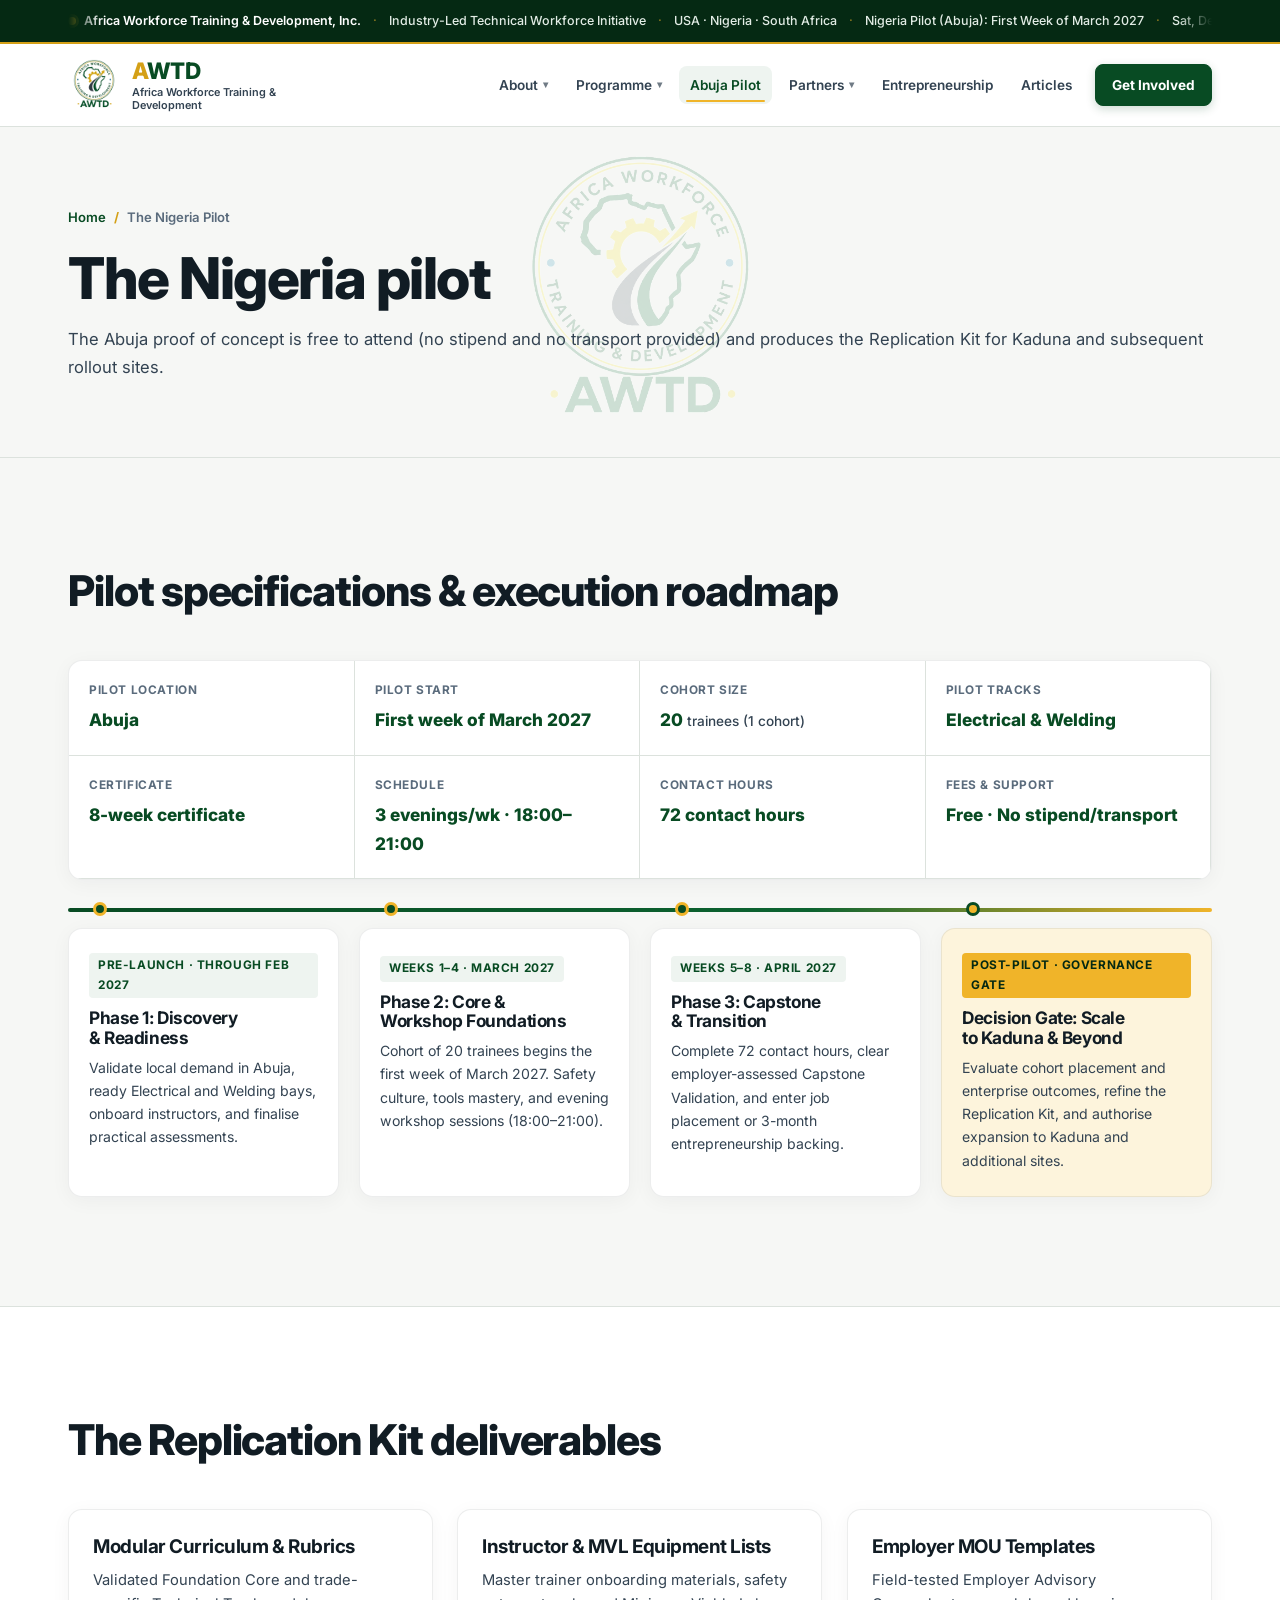
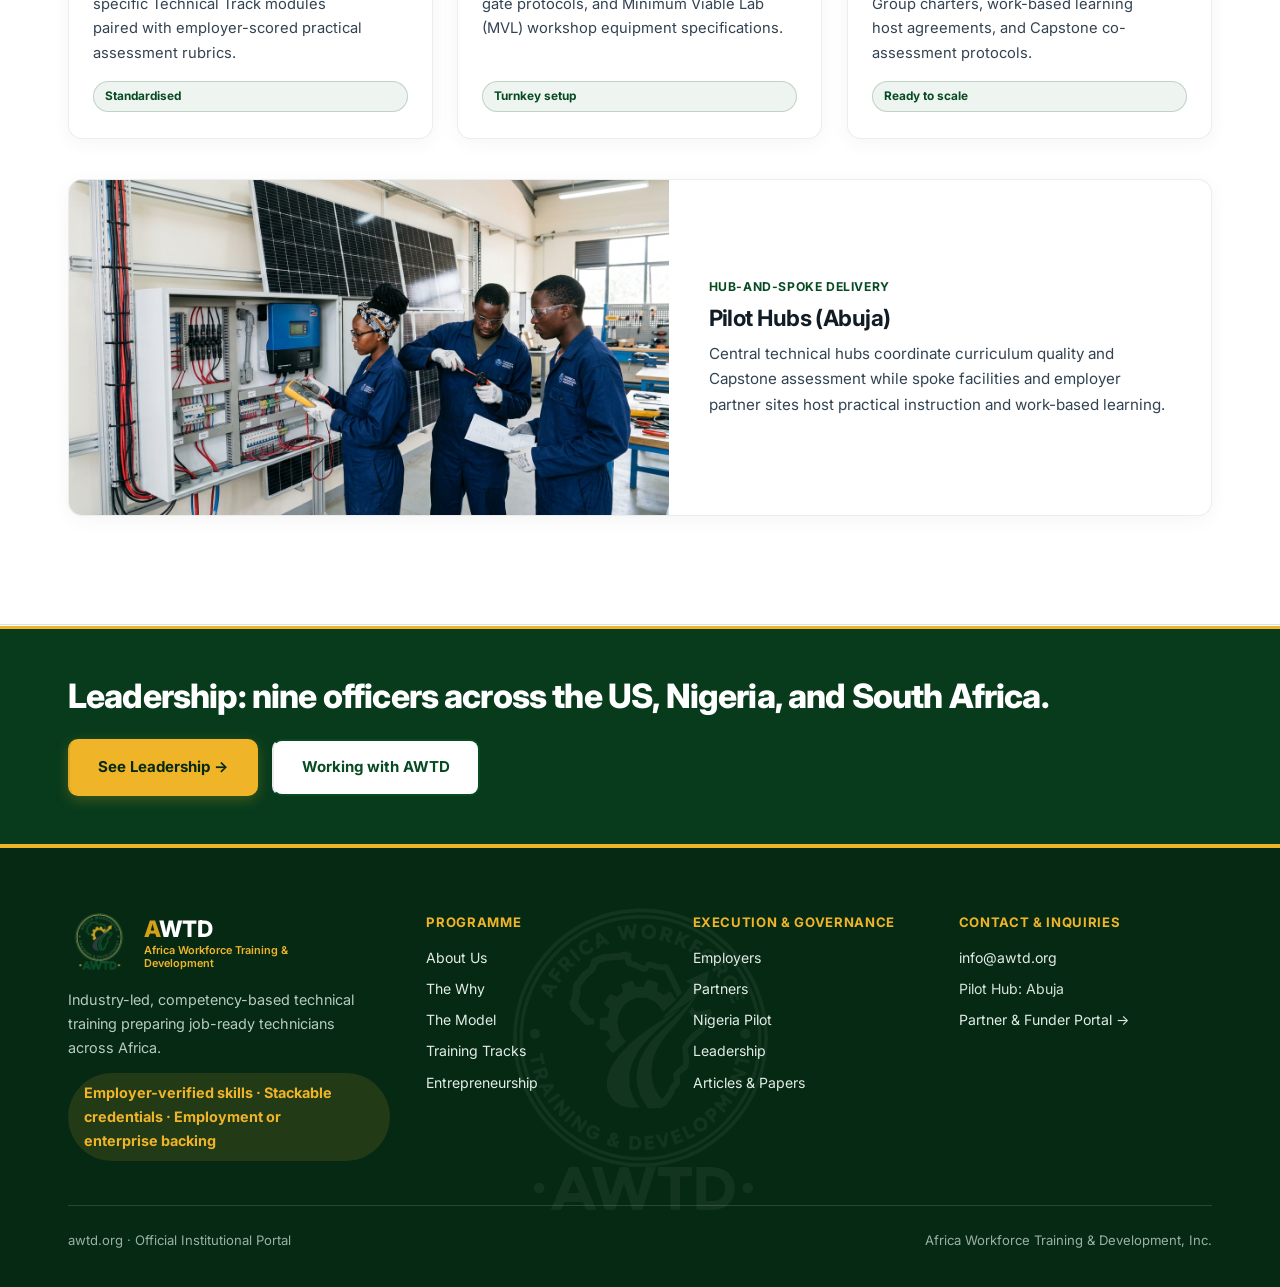
<file: pilot.html>
﻿<!DOCTYPE html>
<html lang="en">
<head>
  <meta charset="UTF-8">
  <meta name="viewport" content="width=device-width, initial-scale=1.0, viewport-fit=cover">
  <meta name="claude:viewport-fit-sides" content="cover">
  <meta name="description" content="The Nigeria Pilot (March 2027), Hub-and-spoke proof of concept, two-cohort roadmap, Month 6 scale decision gate, and the Replication Kit.">
  <title>The Nigeria Pilot: AWTD | Africa Workforce Training &amp; Development</title>
  <link rel="icon" type="image/png" href="04%20Logos/awtd-logo-transparent.png">
  <link rel="preconnect" href="https://fonts.googleapis.com">
  <link rel="preconnect" href="https://fonts.gstatic.com" crossorigin>
  <link rel="stylesheet" href="https://fonts.googleapis.com/css2?family=Inter:wght@400;500;600;700;800&display=swap">
  <link rel="stylesheet" href="css/styles.css?v=20261121c">
</head>
<body>

<a class="skip-link" href="#mainContent">Skip to content</a>

<div class="topbar" role="region" aria-label="Institutional status and announcements">
  <div class="wrap topbar-in">
    <div class="topbar-marquee">
      <div class="topbar-track">
        <div class="topbar-meta">
          <span class="topbar-badge">
            <span class="topbar-dot" aria-hidden="true"></span>
            <span data-config="legal-name">Africa Workforce Training &amp; Development, Inc.</span>
          </span>
          <span class="topbar-sep" aria-hidden="true">·</span>
          <span>Industry-Led Technical Workforce Initiative</span>
          <span class="topbar-sep" aria-hidden="true">·</span>
          <span>USA · Nigeria · South Africa</span>
          <span class="topbar-sep" aria-hidden="true">·</span>
          <span>Nigeria Pilot (<span data-config="pilot-cities">Abuja</span>): First Week of March 2027</span>
          <span class="topbar-sep" aria-hidden="true">·</span>
          <span data-live-datetime></span>
        </div>
        <div class="topbar-meta topbar-meta--dup" aria-hidden="true">
          <span class="topbar-badge">
            <span class="topbar-dot"></span>
            <span>Africa Workforce Training &amp; Development, Inc.</span>
          </span>
          <span class="topbar-sep">·</span>
          <span>Industry-Led Technical Workforce Initiative</span>
          <span class="topbar-sep">·</span>
          <span>USA · Nigeria · South Africa</span>
          <span class="topbar-sep">·</span>
          <span>Nigeria Pilot (Abuja): First Week of March 2027</span>
          <span class="topbar-sep">·</span>
          <span data-live-datetime></span>
        </div>
      </div>
    </div>
  </div>
</div>
  </div>
</div>

<nav class="nav" aria-label="Primary Navigation">
  <div class="wrap nav-in">
    <a class="mark" href="index.html" aria-label="AWTD, Africa Workforce Training & Development Home">
      <img class="mark-seal" src="04%20Logos/awtd-logo-transparent.png" alt="Official AWTD Logo" width="68" height="68">
      <div class="mark-text">
        <span class="mark-glyph"><em>A</em>WTD</span>
        <span class="mark-sub">Africa Workforce Training &amp; Development</span>
      </div>
    </a>

    <button class="nav-toggle" id="navToggle" type="button" aria-expanded="false" aria-controls="navLinks" aria-label="Toggle navigation menu">
      <span class="nav-toggle-bar"></span>
      <span class="nav-toggle-bar"></span>
      <span class="nav-toggle-bar"></span>
    </button>

    <div class="nav-links" id="navLinks">
      <div class="nav-item">
        <button type="button" class="nav-dropdown-trigger" aria-expanded="false" aria-haspopup="true">
          About <span class="nav-caret" aria-hidden="true">▾</span>
        </button>
        <div class="nav-dropdown-menu" role="menu">
          <a href="index.html#about" role="menuitem">About AWTD<span>Mission, vision &amp; 3 operating countries</span></a>
          <a href="problem.html" role="menuitem">The Why<span>Status Quo vs. AWTD Blueprint</span></a>
          <a href="leadership.html" role="menuitem">Leadership<span>9 seated officers across US, NG, ZA &amp; ET</span></a>
        </div>
      </div>

      <div class="nav-item">
        <button type="button" class="nav-dropdown-trigger" aria-expanded="false" aria-haspopup="true">
          Programme <span class="nav-caret" aria-hidden="true">▾</span>
        </button>
        <div class="nav-dropdown-menu" role="menu">
          <a href="model.html" role="menuitem">The Model<span>Operational pillars &amp; learner journey</span></a>
          <a href="tracks.html" role="menuitem">Training Tracks<span>Electrical, Welding &amp; future rollout</span></a>
          <a href="measurement.html" role="menuitem">Measurement &amp; QA<span>Quarterly KPIs &amp; safety gate</span></a>
        </div>
      </div>

      <a href="pilot.html" class="is-active" aria-current="page">Abuja Pilot</a>

      <div class="nav-item">
        <button type="button" class="nav-dropdown-trigger" aria-expanded="false" aria-haspopup="true">
          Partners <span class="nav-caret" aria-hidden="true">▾</span>
        </button>
        <div class="nav-dropdown-menu" role="menu">
          <a href="employers.html" role="menuitem">Employer Needs<span>Tell us what training you require</span></a>
          <a href="partners.html" role="menuitem">Partner Coalition<span>Government, employers &amp; funders</span></a>
        </div>
      </div>

      <a href="entrepreneurship.html">Entrepreneurship</a>
      <a href="papers.html">Articles</a>
      <a class="nav-cta" href="get-involved.html">Get Involved</a>
    </div>
  </div>
</nav>

<main id="mainContent">
  <header class="band page-hero" id="top">
    <div class="wrap">
      <nav class="breadcrumb" aria-label="Breadcrumb">
        <a href="index.html">Home</a>
        <span class="breadcrumb-sep" aria-hidden="true">/</span>
        <span aria-current="page">The Nigeria Pilot</span>
      </nav>
      <h1 class="h-sec" style="font-size:clamp(2.35rem,5vw,3.6rem)">The Nigeria pilot</h1>
      <p class="lead">The Abuja proof of concept is free to attend (no stipend and no transport provided) and produces the Replication Kit for Kaduna and subsequent rollout sites.</p>
    </div>
  </header>

  <section class="band band--light reveal" id="pilot" aria-labelledby="heading-pilot">
    <div class="wrap">
      <div class="sec-head sec-head--stacked">
        <h2 class="h-sec" id="heading-pilot">Pilot specifications &amp; execution roadmap</h2>
      </div>

      <div class="pilot-spec-bar">
        <div class="pilot-spec-cell"><span class="k">Pilot Location</span><span class="v" data-config="pilot-cities">Abuja</span></div>
        <div class="pilot-spec-cell"><span class="k">Pilot Start</span><span class="v">First week of March 2027</span></div>
        <div class="pilot-spec-cell"><span class="k">Cohort Size</span><span class="v">20 <em>trainees (1 cohort)</em></span></div>
        <div class="pilot-spec-cell"><span class="k">Pilot Tracks</span><span class="v">Electrical &amp; Welding</span></div>
        <div class="pilot-spec-cell"><span class="k">Certificate</span><span class="v">8-week certificate</span></div>
        <div class="pilot-spec-cell"><span class="k">Schedule</span><span class="v">3 evenings/wk · 18:00–21:00</span></div>
        <div class="pilot-spec-cell"><span class="k">Contact Hours</span><span class="v">72 contact hours</span></div>
        <div class="pilot-spec-cell"><span class="k">Fees &amp; Support</span><span class="v">Free · No stipend/transport</span></div>
      </div>

      <div style="margin-top:16px"></div>

      <div class="roadmap-timeline">
        <div class="roadmap-phase">
          <span class="k">Pre-Launch · Through Feb 2027</span>
          <h4>Phase 1: Discovery &amp; Readiness</h4>
          <p>Validate local demand in Abuja, ready Electrical and Welding bays, onboard instructors, and finalise practical assessments.</p>
        </div>
        <div class="roadmap-phase">
          <span class="k">Weeks 1–4 · March 2027</span>
          <h4>Phase 2: Core &amp; Workshop Foundations</h4>
          <p>Cohort of 20 trainees begins the first week of March 2027. Safety culture, tools mastery, and evening workshop sessions (18:00–21:00).</p>
        </div>
        <div class="roadmap-phase">
          <span class="k">Weeks 5–8 · April 2027</span>
          <h4>Phase 3: Capstone &amp; Transition</h4>
          <p>Complete 72 contact hours, clear employer-assessed Capstone Validation, and enter job placement or 3-month entrepreneurship backing.</p>
        </div>
        <div class="roadmap-phase roadmap-phase--gate">
          <span class="k">Post-Pilot · Governance Gate</span>
          <h4>Decision Gate: Scale to Kaduna &amp; Beyond</h4>
          <p>Evaluate cohort placement and enterprise outcomes, refine the Replication Kit, and authorise expansion to Kaduna and additional sites.</p>
        </div>
      </div>
    </div>
  </section>

  <section class="band reveal" id="replication-kit" aria-labelledby="heading-kit">
    <div class="wrap">
      <div class="sec-head sec-head--stacked">
        <h2 class="h-sec" id="heading-kit">The Replication Kit deliverables</h2>
      </div>

      <div class="grid g3">
        <article class="card">
          <h3>Modular Curriculum &amp; Rubrics</h3>
          <p>Validated Foundation Core and trade-specific Technical Track modules paired with employer-scored practical assessment rubrics.</p>
          <span class="tag">Standardised</span>
        </article>
        <article class="card">
          <h3>Instructor &amp; MVL Equipment Lists</h3>
          <p>Master trainer onboarding materials, safety gate protocols, and Minimum Viable Lab (MVL) workshop equipment specifications.</p>
          <span class="tag">Turnkey setup</span>
        </article>
        <article class="card">
          <h3>Employer MOU Templates</h3>
          <p>Field-tested Employer Advisory Group charters, work-based learning host agreements, and Capstone co-assessment protocols.</p>
          <span class="tag">Ready to scale</span>
        </article>
      </div>

      <div class="media-showcase">
        <div class="media-showcase-grid">
          <img class="media-showcase-img" src="05%20Images/solar-electrical-bay.jpg" alt="Technical training hub solar and electrical bay" width="800" height="450" loading="lazy">
          <div class="media-showcase-body">
            <span class="k">Hub-and-Spoke Delivery</span>
            <h3>Pilot Hubs (<span data-config="pilot-cities">Abuja + Kaduna</span>)</h3>
            <p>Central technical hubs coordinate curriculum quality and Capstone assessment while spoke facilities and employer partner sites host practical instruction and work-based learning.</p>
          </div>
        </div>
      </div>
    </div>
  </section>

  <section class="next-band" aria-label="Next section navigation">
    <div class="wrap next-band-in">
      <div>
        <h2 class="h-sec" style="font-size:clamp(1.5rem,3vw,2.1rem)">Leadership: nine officers across the US, Nigeria, and South Africa.</h2>
      </div>
      <div class="btns" style="margin-top:0">
        <a class="btn btn-p" href="leadership.html">See Leadership →</a>
        <a class="btn btn-s" href="get-involved.html">Working with AWTD</a>
      </div>
    </div>
  </section>
</main>

<footer class="foot">
  <div class="wrap">
    <div class="foot-in">
      <div class="foot-brand">
        <div class="foot-brand-mark">
          <img class="mark-seal" src="04%20Logos/awtd-logo-transparent.png" alt="Official AWTD Logo" width="62" height="62">
          <div class="mark-text">
            <span class="mark-glyph"><em>A</em>WTD</span>
            <span class="mark-sub">Africa Workforce Training &amp; Development</span>
          </div>
        </div>
        <p>Industry-led, competency-based technical training preparing job-ready technicians across Africa.</p>
        <p class="strap">Employer-verified skills · Stackable credentials · Employment or enterprise backing</p>
      </div>

      <div class="foot-meta">
        <b>Programme</b>
        <a href="index.html#about">About Us</a>
        <a href="problem.html">The Why</a>
        <a href="model.html">The Model</a>
        <a href="tracks.html">Training Tracks</a>
        <a href="entrepreneurship.html">Entrepreneurship</a>
      </div>

      <div class="foot-meta">
        <b>Execution &amp; Governance</b>
        <a href="employers.html">Employers</a>
        <a href="partners.html">Partners</a>
        <a href="pilot.html">Nigeria Pilot</a>
        <a href="leadership.html">Leadership</a>
        <a href="papers.html">Articles &amp; Papers</a>
      </div>

      <div class="foot-meta">
        <b>Contact &amp; Inquiries</b>
        <a href="mailto:info@awtd.org" data-config="contact-email">info@awtd.org</a>
        <span>Pilot Hub: <span data-config="pilot-cities">Abuja</span></span>
        <a href="get-involved.html">Partner &amp; Funder Portal →</a>
      </div>
    </div>

    <div class="foot-base">
      <span>awtd.org · Official Institutional Portal</span>
      <span style="display:inline-block">
        <span data-config="legal-name">Africa Workforce Training &amp; Development, Inc.</span>
      </span>
    </div>
  </div>
</footer>

<script src="js/main.js?v=20261121c"></script>
</body>
</html>
</file>
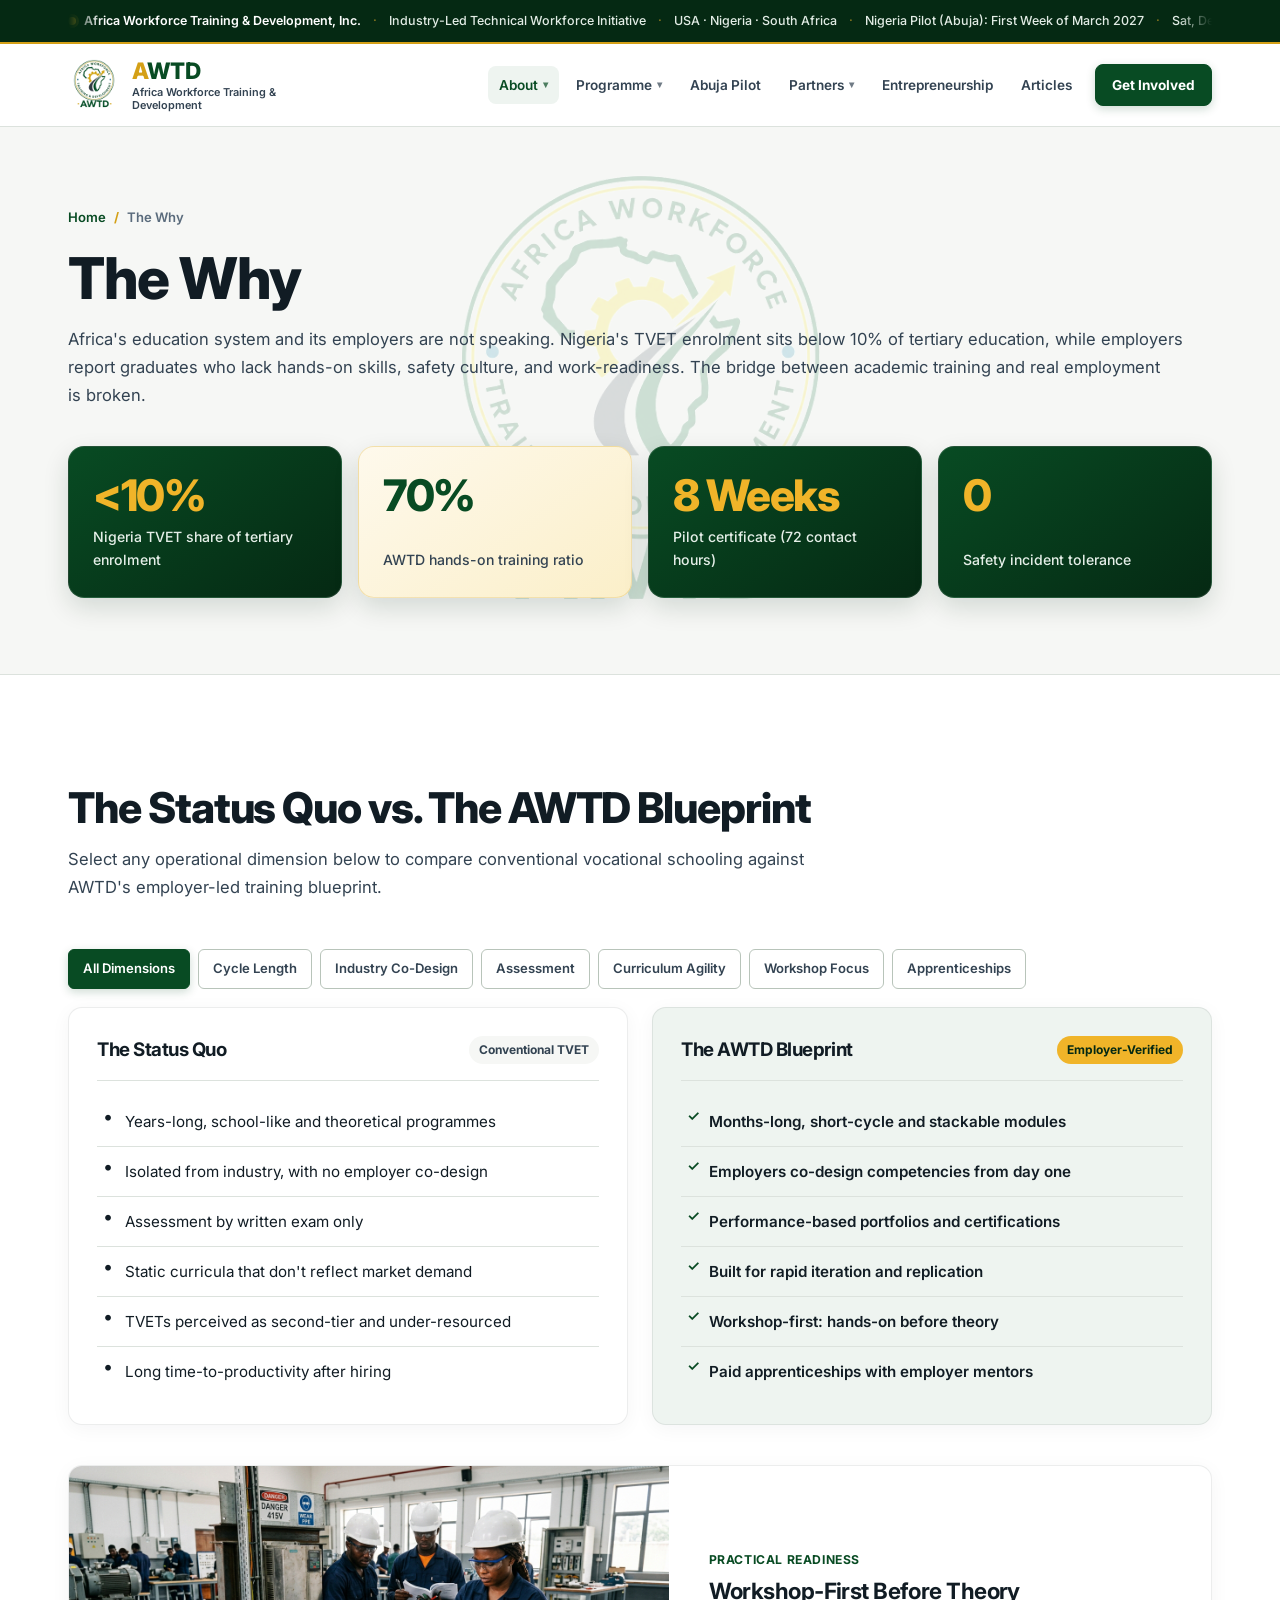
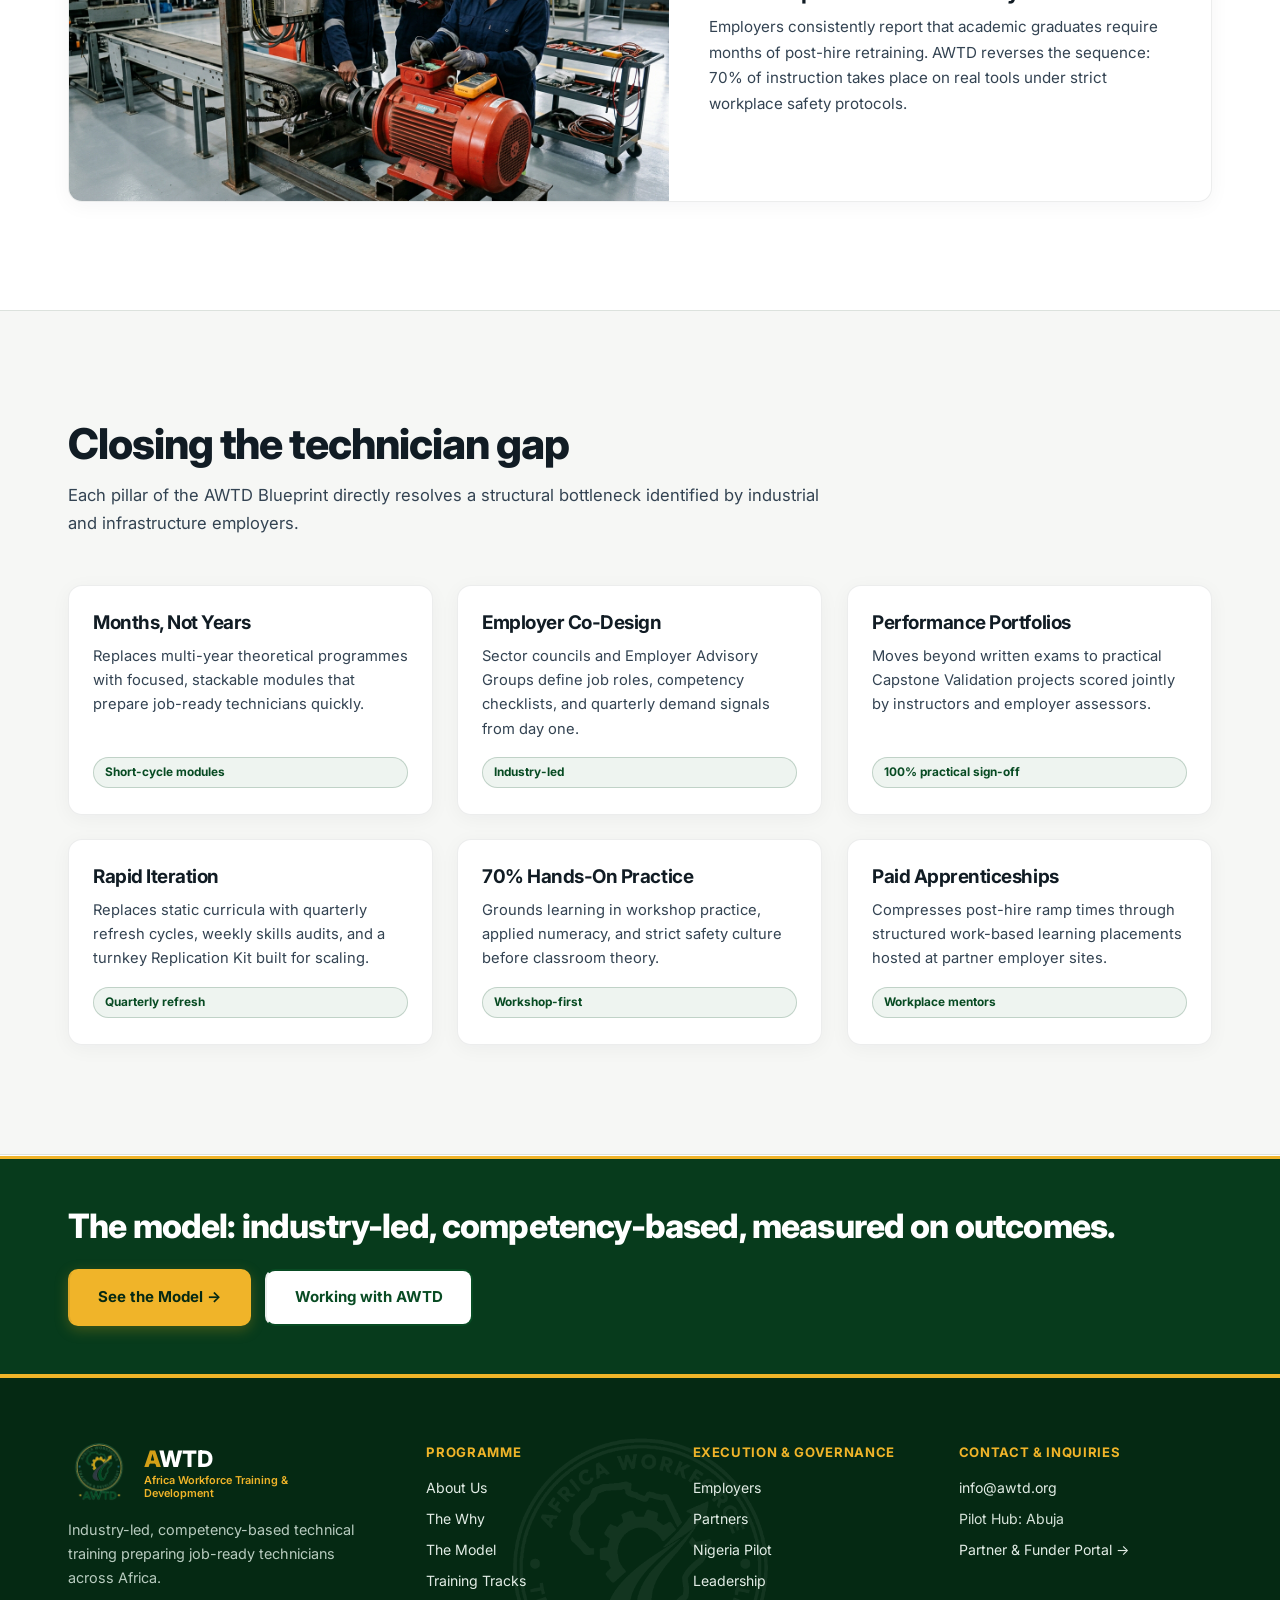
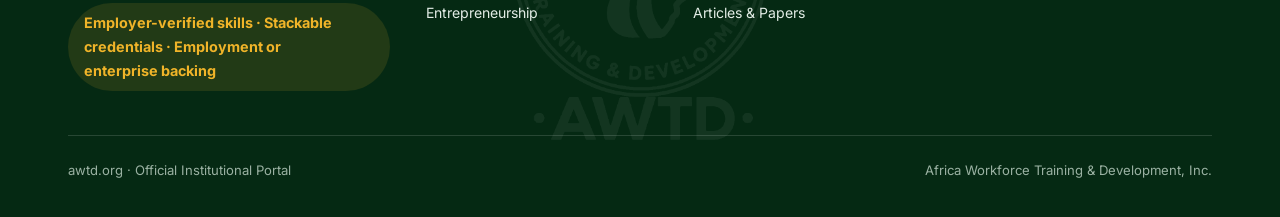
<file: problem.html>
﻿<!DOCTYPE html>
<html lang="en">
<head>
  <meta charset="UTF-8">
  <meta name="viewport" content="width=device-width, initial-scale=1.0, viewport-fit=cover">
  <meta name="claude:viewport-fit-sides" content="cover">
  <meta name="description" content="The Why, Why Africa's education system and its employers are not speaking, and how the AWTD Blueprint bridges academic training and employment.">
  <title>The Why: AWTD | Africa Workforce Training &amp; Development</title>
  <link rel="icon" type="image/png" href="04%20Logos/awtd-logo-transparent.png">
  <link rel="preconnect" href="https://fonts.googleapis.com">
  <link rel="preconnect" href="https://fonts.gstatic.com" crossorigin>
  <link rel="stylesheet" href="https://fonts.googleapis.com/css2?family=Inter:wght@400;500;600;700;800&display=swap">
  <link rel="stylesheet" href="css/styles.css?v=20261121c">
</head>
<body>

<a class="skip-link" href="#mainContent">Skip to content</a>

<div class="topbar" role="region" aria-label="Institutional status and announcements">
  <div class="wrap topbar-in">
    <div class="topbar-marquee">
      <div class="topbar-track">
        <div class="topbar-meta">
          <span class="topbar-badge">
            <span class="topbar-dot" aria-hidden="true"></span>
            <span data-config="legal-name">Africa Workforce Training &amp; Development, Inc.</span>
          </span>
          <span class="topbar-sep" aria-hidden="true">·</span>
          <span>Industry-Led Technical Workforce Initiative</span>
          <span class="topbar-sep" aria-hidden="true">·</span>
          <span>USA · Nigeria · South Africa</span>
          <span class="topbar-sep" aria-hidden="true">·</span>
          <span>Nigeria Pilot (<span data-config="pilot-cities">Abuja</span>): First Week of March 2027</span>
          <span class="topbar-sep" aria-hidden="true">·</span>
          <span data-live-datetime></span>
        </div>
        <div class="topbar-meta topbar-meta--dup" aria-hidden="true">
          <span class="topbar-badge">
            <span class="topbar-dot"></span>
            <span>Africa Workforce Training &amp; Development, Inc.</span>
          </span>
          <span class="topbar-sep">·</span>
          <span>Industry-Led Technical Workforce Initiative</span>
          <span class="topbar-sep">·</span>
          <span>USA · Nigeria · South Africa</span>
          <span class="topbar-sep">·</span>
          <span>Nigeria Pilot (Abuja): First Week of March 2027</span>
          <span class="topbar-sep">·</span>
          <span data-live-datetime></span>
        </div>
      </div>
    </div>
  </div>
</div>
  </div>
</div>

<nav class="nav" aria-label="Primary Navigation">
  <div class="wrap nav-in">
    <a class="mark" href="index.html" aria-label="AWTD, Africa Workforce Training & Development Home">
      <img class="mark-seal" src="04%20Logos/awtd-logo-transparent.png" alt="Official AWTD Logo" width="68" height="68">
      <div class="mark-text">
        <span class="mark-glyph"><em>A</em>WTD</span>
        <span class="mark-sub">Africa Workforce Training &amp; Development</span>
      </div>
    </a>

    <button class="nav-toggle" id="navToggle" type="button" aria-expanded="false" aria-controls="navLinks" aria-label="Toggle navigation menu">
      <span class="nav-toggle-bar"></span>
      <span class="nav-toggle-bar"></span>
      <span class="nav-toggle-bar"></span>
    </button>

    <div class="nav-links" id="navLinks">
      <div class="nav-item">
        <button type="button" class="nav-dropdown-trigger is-active" aria-expanded="false" aria-haspopup="true">
          About <span class="nav-caret" aria-hidden="true">▾</span>
        </button>
        <div class="nav-dropdown-menu" role="menu">
          <a href="index.html#about" role="menuitem">About AWTD<span>Mission, vision &amp; 3 operating countries</span></a>
          <a href="problem.html" role="menuitem">The Why<span>Status Quo vs. AWTD Blueprint</span></a>
          <a href="leadership.html" role="menuitem">Leadership<span>9 seated officers across US, NG, ZA &amp; ET</span></a>
        </div>
      </div>

      <div class="nav-item">
        <button type="button" class="nav-dropdown-trigger" aria-expanded="false" aria-haspopup="true">
          Programme <span class="nav-caret" aria-hidden="true">▾</span>
        </button>
        <div class="nav-dropdown-menu" role="menu">
          <a href="model.html" role="menuitem">The Model<span>Operational pillars &amp; learner journey</span></a>
          <a href="tracks.html" role="menuitem">Training Tracks<span>Electrical, Welding &amp; future rollout</span></a>
          <a href="measurement.html" role="menuitem">Measurement &amp; QA<span>Quarterly KPIs &amp; safety gate</span></a>
        </div>
      </div>

      <a href="pilot.html">Abuja Pilot</a>

      <div class="nav-item">
        <button type="button" class="nav-dropdown-trigger" aria-expanded="false" aria-haspopup="true">
          Partners <span class="nav-caret" aria-hidden="true">▾</span>
        </button>
        <div class="nav-dropdown-menu" role="menu">
          <a href="employers.html" role="menuitem">Employer Needs<span>Tell us what training you require</span></a>
          <a href="partners.html" role="menuitem">Partner Coalition<span>Government, employers &amp; funders</span></a>
        </div>
      </div>

      <a href="entrepreneurship.html">Entrepreneurship</a>
      <a href="papers.html">Articles</a>
      <a class="nav-cta" href="get-involved.html">Get Involved</a>
    </div>
  </div>
</nav>

<main id="mainContent">
  <header class="band page-hero" id="top">
    <div class="wrap">
      <nav class="breadcrumb" aria-label="Breadcrumb">
        <a href="index.html">Home</a>
        <span class="breadcrumb-sep" aria-hidden="true">/</span>
        <span aria-current="page">The Why</span>
      </nav>
      <h1 class="h-sec" style="font-size:clamp(2.35rem,5vw,3.6rem)">The Why</h1>
      <p class="lead">Africa's education system and its employers are not speaking. Nigeria's TVET enrolment sits below 10% of tertiary education, while employers report graduates who lack hands-on skills, safety culture, and work-readiness. The bridge between academic training and real employment is broken.</p>

      <div class="stats" aria-label="Problem & Solution Benchmark Figures">
        <div class="stat">
          <b>&lt;10%</b>
          <span>Nigeria TVET share of tertiary enrolment</span>
        </div>
        <div class="stat">
          <b data-stat-target="70" data-stat-suffix="%">70%</b>
          <span>AWTD hands-on training ratio</span>
        </div>
        <div class="stat">
          <b>8 Weeks</b>
          <span>Pilot certificate (72 contact hours)</span>
        </div>
        <div class="stat">
          <b data-stat-target="0" data-stat-suffix="">0</b>
          <span>Safety incident tolerance</span>
        </div>
      </div>
    </div>
  </header>

  <section class="band reveal" id="contrast" aria-labelledby="heading-contrast">
    <div class="wrap">
      <div class="sec-head">
        <div>
          <h2 class="h-sec" id="heading-contrast">The Status Quo vs. The AWTD Blueprint</h2>
        </div>
        <p class="lead">Select any operational dimension below to compare conventional vocational schooling against AWTD's employer-led training blueprint.</p>
      </div>

      <div class="contrast-toolbar" aria-label="Filter contrast dimensions">
        <div class="contrast-filters" role="group" aria-label="Operational dimensions">
          <button type="button" class="contrast-btn is-active" data-contrast-dim="all" aria-pressed="true">All Dimensions</button>
          <button type="button" class="contrast-btn" data-contrast-dim="cycle" aria-pressed="false">Cycle Length</button>
          <button type="button" class="contrast-btn" data-contrast-dim="industry" aria-pressed="false">Industry Co-Design</button>
          <button type="button" class="contrast-btn" data-contrast-dim="assessment" aria-pressed="false">Assessment</button>
          <button type="button" class="contrast-btn" data-contrast-dim="curriculum" aria-pressed="false">Curriculum Agility</button>
          <button type="button" class="contrast-btn" data-contrast-dim="workshop" aria-pressed="false">Workshop Focus</button>
          <button type="button" class="contrast-btn" data-contrast-dim="transition" aria-pressed="false">Apprenticeships</button>
        </div>
      </div>

      <div class="cols">
        <div class="col">
          <div class="col-header">
            <h3>The Status Quo</h3>
            <span class="col-badge">Conventional TVET</span>
          </div>
          <ul>
            <li data-dim="cycle">Years-long, school-like and theoretical programmes</li>
            <li data-dim="industry">Isolated from industry, with no employer co-design</li>
            <li data-dim="assessment">Assessment by written exam only</li>
            <li data-dim="curriculum">Static curricula that don't reflect market demand</li>
            <li data-dim="workshop">TVETs perceived as second-tier and under-resourced</li>
            <li data-dim="transition">Long time-to-productivity after hiring</li>
          </ul>
        </div>
        <div class="col col--alt">
          <div class="col-header">
            <h3>The AWTD Blueprint</h3>
            <span class="col-badge">Employer-Verified</span>
          </div>
          <ul>
            <li data-dim="cycle">Months-long, short-cycle and stackable modules</li>
            <li data-dim="industry">Employers co-design competencies from day one</li>
            <li data-dim="assessment">Performance-based portfolios and certifications</li>
            <li data-dim="curriculum">Built for rapid iteration and replication</li>
            <li data-dim="workshop">Workshop-first: hands-on before theory</li>
            <li data-dim="transition">Paid apprenticeships with employer mentors</li>
          </ul>
        </div>
      </div>

      <div class="media-showcase">
        <div class="media-showcase-grid">
          <img class="media-showcase-img" src="05%20Images/industrial-maintenance-bay.jpg" alt="Technicians performing mechanical and electrical diagnostics on industrial machinery" width="800" height="450" loading="lazy">
          <div class="media-showcase-body">
            <span class="k">Practical Readiness</span>
            <h3>Workshop-First Before Theory</h3>
            <p>Employers consistently report that academic graduates require months of post-hire retraining. AWTD reverses the sequence: 70% of instruction takes place on real tools under strict workplace safety protocols.</p>
          </div>
        </div>
      </div>
    </div>
  </section>

  <section class="band band--light reveal" id="shifts" aria-labelledby="heading-shifts">
    <div class="wrap">
      <div class="sec-head">
        <div>
          <h2 class="h-sec" id="heading-shifts">Closing the technician gap</h2>
        </div>
        <p class="lead">Each pillar of the AWTD Blueprint directly resolves a structural bottleneck identified by industrial and infrastructure employers.</p>
      </div>

      <div class="grid g3">
        <article class="card">
          <h3>Months, Not Years</h3>
          <p>Replaces multi-year theoretical programmes with focused, stackable modules that prepare job-ready technicians quickly.</p>
          <span class="tag">Short-cycle modules</span>
        </article>
        <article class="card">
          <h3>Employer Co-Design</h3>
          <p>Sector councils and Employer Advisory Groups define job roles, competency checklists, and quarterly demand signals from day one.</p>
          <span class="tag">Industry-led</span>
        </article>
        <article class="card">
          <h3>Performance Portfolios</h3>
          <p>Moves beyond written exams to practical Capstone Validation projects scored jointly by instructors and employer assessors.</p>
          <span class="tag">100% practical sign-off</span>
        </article>
        <article class="card">
          <h3>Rapid Iteration</h3>
          <p>Replaces static curricula with quarterly refresh cycles, weekly skills audits, and a turnkey Replication Kit built for scaling.</p>
          <span class="tag">Quarterly refresh</span>
        </article>
        <article class="card">
          <h3>70% Hands-On Practice</h3>
          <p>Grounds learning in workshop practice, applied numeracy, and strict safety culture before classroom theory.</p>
          <span class="tag">Workshop-first</span>
        </article>
        <article class="card">
          <h3>Paid Apprenticeships</h3>
          <p>Compresses post-hire ramp times through structured work-based learning placements hosted at partner employer sites.</p>
          <span class="tag">Workplace mentors</span>
        </article>
      </div>
    </div>
  </section>

  <section class="next-band" aria-label="Next section navigation">
    <div class="wrap next-band-in">
      <div>
        <h2 class="h-sec" style="font-size:clamp(1.5rem,3vw,2.1rem)">The model: industry-led, competency-based, measured on outcomes.</h2>
      </div>
      <div class="btns" style="margin-top:0">
        <a class="btn btn-p" href="model.html">See the Model →</a>
        <a class="btn btn-s" href="get-involved.html">Working with AWTD</a>
      </div>
    </div>
  </section>
</main>

<footer class="foot">
  <div class="wrap">
    <div class="foot-in">
      <div class="foot-brand">
        <div class="foot-brand-mark">
          <img class="mark-seal" src="04%20Logos/awtd-logo-transparent.png" alt="Official AWTD Logo" width="62" height="62">
          <div class="mark-text">
            <span class="mark-glyph"><em>A</em>WTD</span>
            <span class="mark-sub">Africa Workforce Training &amp; Development</span>
          </div>
        </div>
        <p>Industry-led, competency-based technical training preparing job-ready technicians across Africa.</p>
        <p class="strap">Employer-verified skills · Stackable credentials · Employment or enterprise backing</p>
      </div>

      <div class="foot-meta">
        <b>Programme</b>
        <a href="index.html#about">About Us</a>
        <a href="problem.html">The Why</a>
        <a href="model.html">The Model</a>
        <a href="tracks.html">Training Tracks</a>
        <a href="entrepreneurship.html">Entrepreneurship</a>
      </div>

      <div class="foot-meta">
        <b>Execution &amp; Governance</b>
        <a href="employers.html">Employers</a>
        <a href="partners.html">Partners</a>
        <a href="pilot.html">Nigeria Pilot</a>
        <a href="leadership.html">Leadership</a>
        <a href="papers.html">Articles &amp; Papers</a>
      </div>

      <div class="foot-meta">
        <b>Contact &amp; Inquiries</b>
        <a href="mailto:info@awtd.org" data-config="contact-email">info@awtd.org</a>
        <span>Pilot Hub: <span data-config="pilot-cities">Abuja</span></span>
        <a href="get-involved.html">Partner &amp; Funder Portal →</a>
      </div>
    </div>

    <div class="foot-base">
      <span>awtd.org · Official Institutional Portal</span>
      <span style="display:inline-block">
        <span data-config="legal-name">Africa Workforce Training &amp; Development, Inc.</span>
      </span>
    </div>
  </div>
</footer>

<script src="js/main.js?v=20261121c"></script>
</body>
</html>
</file>
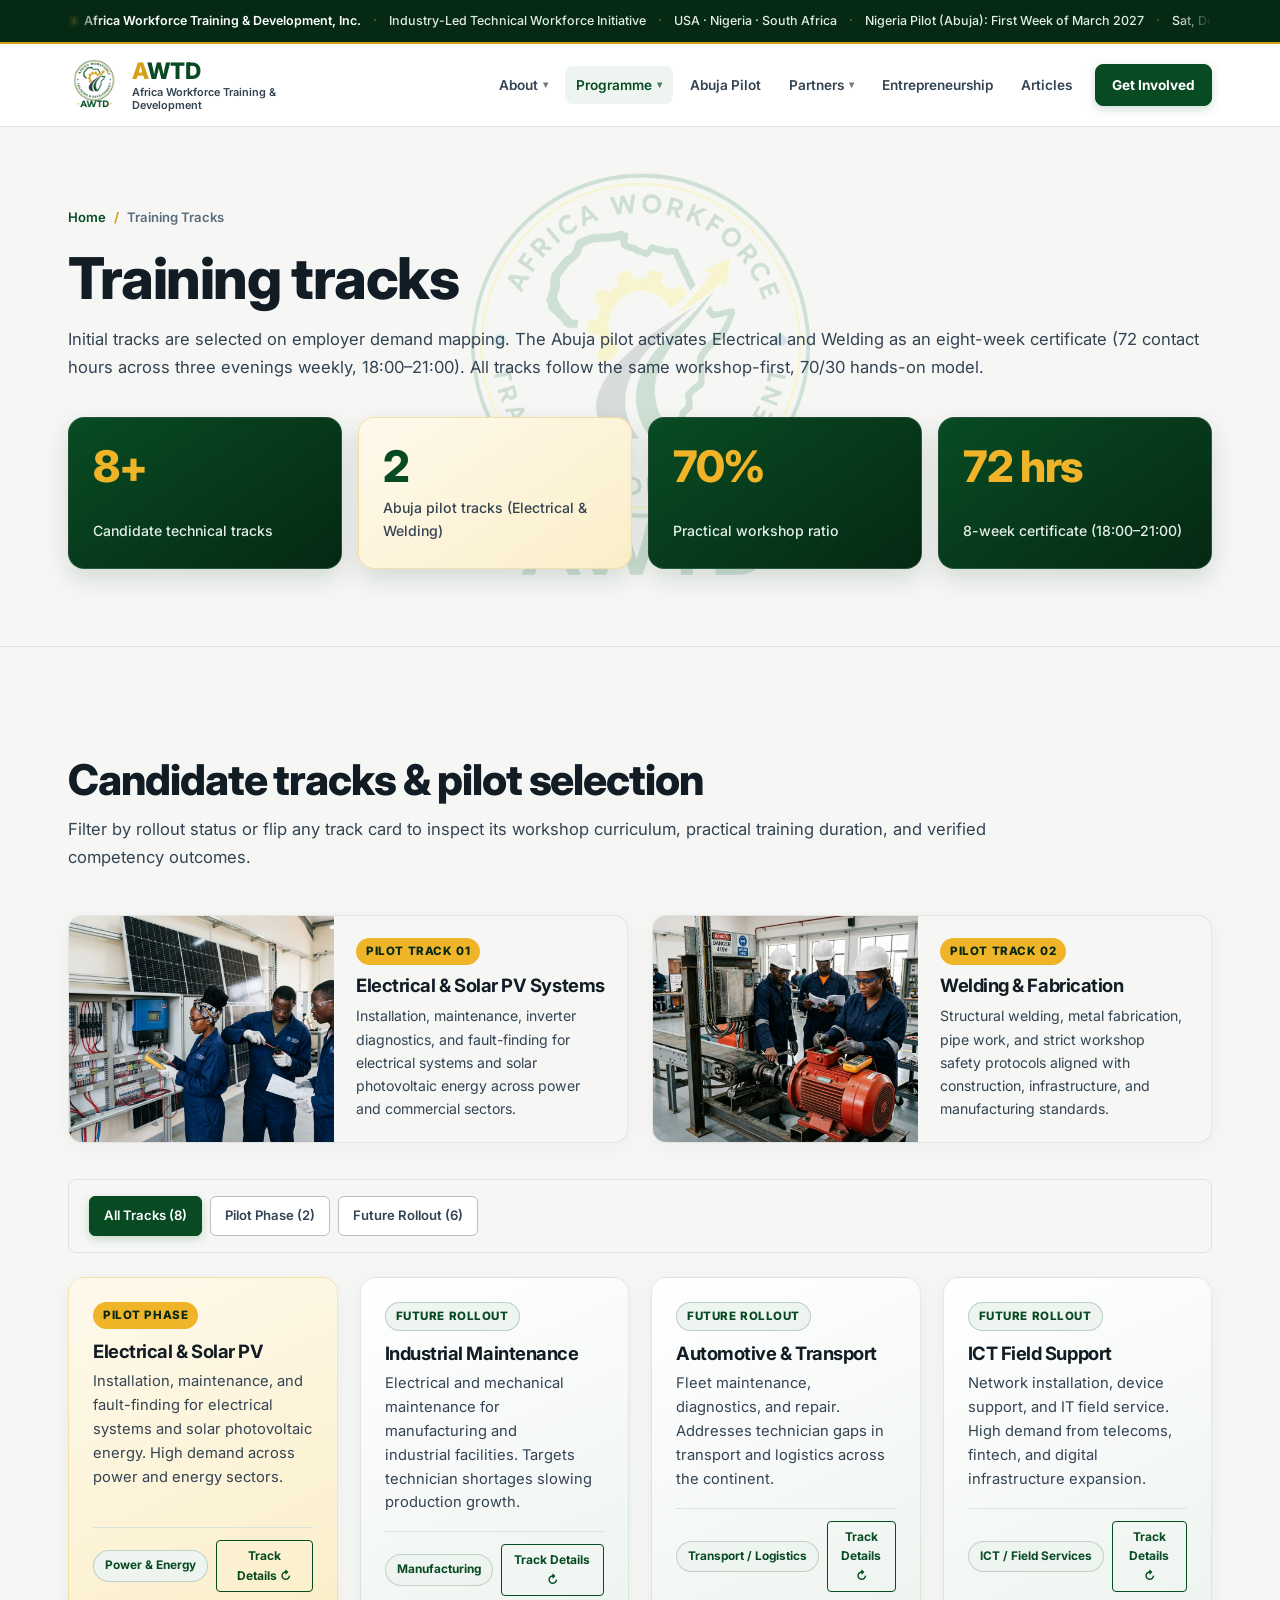
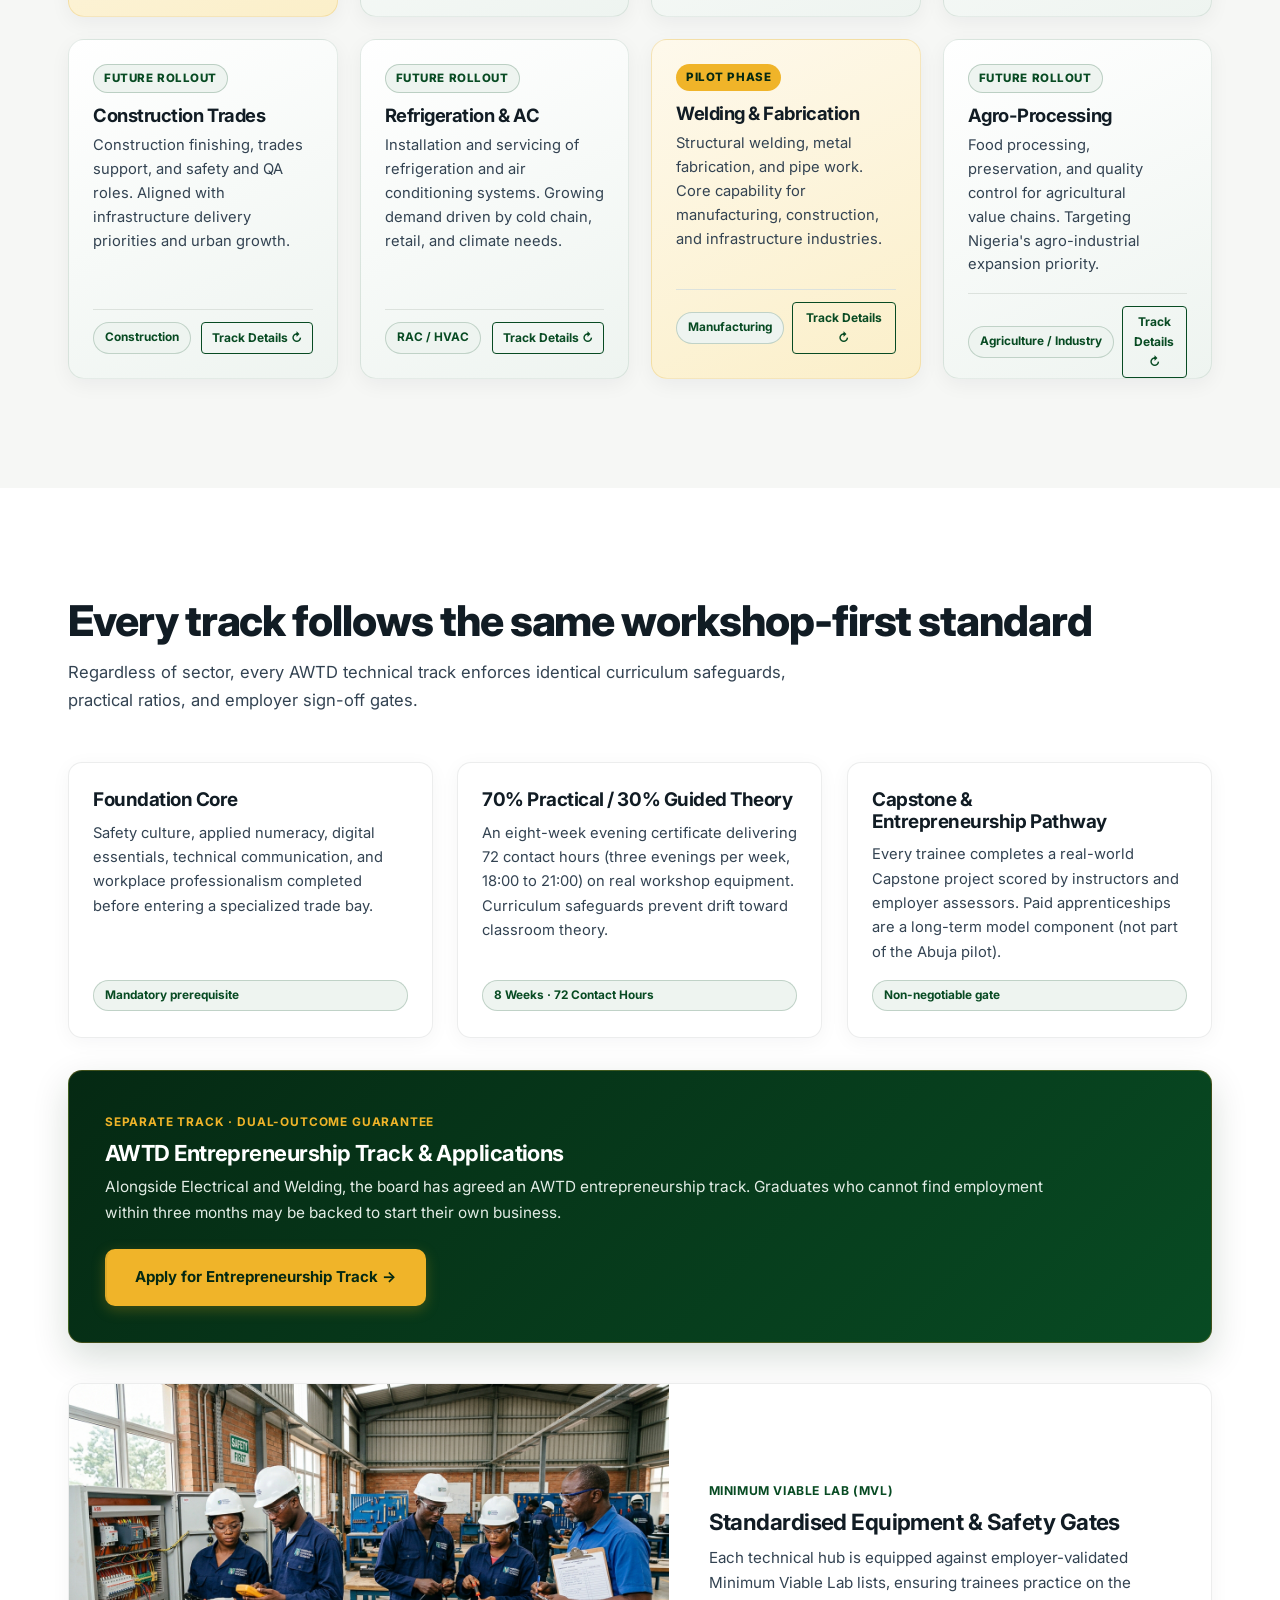
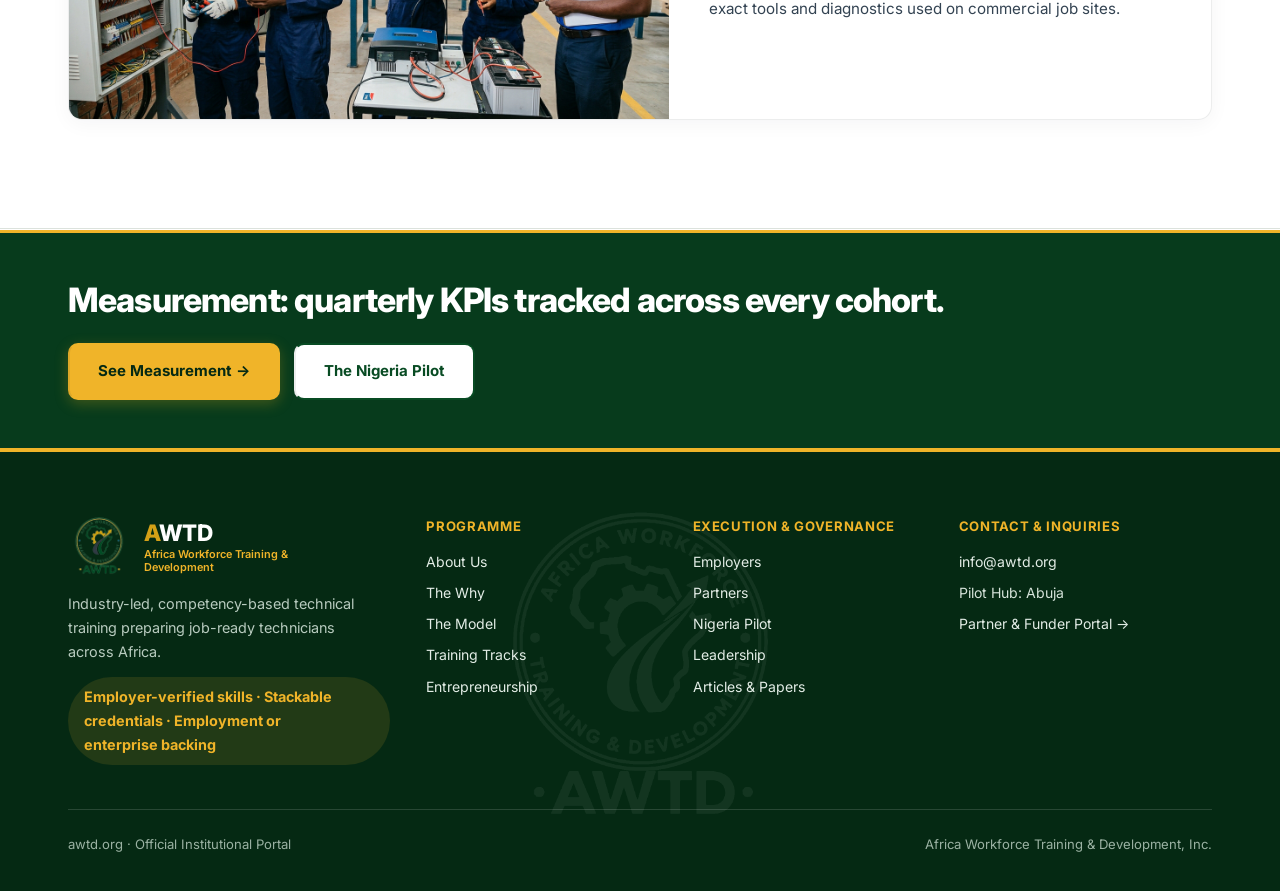
<file: tracks.html>
﻿<!DOCTYPE html>
<html lang="en">
<head>
  <meta charset="UTF-8">
  <meta name="viewport" content="width=device-width, initial-scale=1.0, viewport-fit=cover">
  <meta name="claude:viewport-fit-sides" content="cover">
  <meta name="description" content="Training Tracks, Eight high-demand technical trade tracks selected on employer demand mapping, delivered on a workshop-first 70/30 hands-on model.">
  <title>Training Tracks: AWTD | Africa Workforce Training &amp; Development</title>
  <link rel="icon" type="image/png" href="04%20Logos/awtd-logo-transparent.png">
  <link rel="preconnect" href="https://fonts.googleapis.com">
  <link rel="preconnect" href="https://fonts.gstatic.com" crossorigin>
  <link rel="stylesheet" href="https://fonts.googleapis.com/css2?family=Inter:wght@400;500;600;700;800&display=swap">
  <link rel="stylesheet" href="css/styles.css?v=20261121c">
</head>
<body>

<a class="skip-link" href="#mainContent">Skip to content</a>

<div class="topbar" role="region" aria-label="Institutional status and announcements">
  <div class="wrap topbar-in">
    <div class="topbar-marquee">
      <div class="topbar-track">
        <div class="topbar-meta">
          <span class="topbar-badge">
            <span class="topbar-dot" aria-hidden="true"></span>
            <span data-config="legal-name">Africa Workforce Training &amp; Development, Inc.</span>
          </span>
          <span class="topbar-sep" aria-hidden="true">·</span>
          <span>Industry-Led Technical Workforce Initiative</span>
          <span class="topbar-sep" aria-hidden="true">·</span>
          <span>USA · Nigeria · South Africa</span>
          <span class="topbar-sep" aria-hidden="true">·</span>
          <span>Nigeria Pilot (<span data-config="pilot-cities">Abuja</span>): First Week of March 2027</span>
          <span class="topbar-sep" aria-hidden="true">·</span>
          <span data-live-datetime></span>
        </div>
        <div class="topbar-meta topbar-meta--dup" aria-hidden="true">
          <span class="topbar-badge">
            <span class="topbar-dot"></span>
            <span>Africa Workforce Training &amp; Development, Inc.</span>
          </span>
          <span class="topbar-sep">·</span>
          <span>Industry-Led Technical Workforce Initiative</span>
          <span class="topbar-sep">·</span>
          <span>USA · Nigeria · South Africa</span>
          <span class="topbar-sep">·</span>
          <span>Nigeria Pilot (Abuja): First Week of March 2027</span>
          <span class="topbar-sep">·</span>
          <span data-live-datetime></span>
        </div>
      </div>
    </div>
  </div>
</div>
  </div>
</div>

<nav class="nav" aria-label="Primary Navigation">
  <div class="wrap nav-in">
    <a class="mark" href="index.html" aria-label="AWTD, Africa Workforce Training & Development Home">
      <img class="mark-seal" src="04%20Logos/awtd-logo-transparent.png" alt="Official AWTD Logo" width="68" height="68">
      <div class="mark-text">
        <span class="mark-glyph"><em>A</em>WTD</span>
        <span class="mark-sub">Africa Workforce Training &amp; Development</span>
      </div>
    </a>

    <button class="nav-toggle" id="navToggle" type="button" aria-expanded="false" aria-controls="navLinks" aria-label="Toggle navigation menu">
      <span class="nav-toggle-bar"></span>
      <span class="nav-toggle-bar"></span>
      <span class="nav-toggle-bar"></span>
    </button>

    <div class="nav-links" id="navLinks">
      <div class="nav-item">
        <button type="button" class="nav-dropdown-trigger" aria-expanded="false" aria-haspopup="true">
          About <span class="nav-caret" aria-hidden="true">▾</span>
        </button>
        <div class="nav-dropdown-menu" role="menu">
          <a href="index.html#about" role="menuitem">About AWTD<span>Mission, vision &amp; 3 operating countries</span></a>
          <a href="problem.html" role="menuitem">The Why<span>Status Quo vs. AWTD Blueprint</span></a>
          <a href="leadership.html" role="menuitem">Leadership<span>9 seated officers across US, NG, ZA &amp; ET</span></a>
        </div>
      </div>

      <div class="nav-item">
        <button type="button" class="nav-dropdown-trigger is-active" aria-expanded="false" aria-haspopup="true">
          Programme <span class="nav-caret" aria-hidden="true">▾</span>
        </button>
        <div class="nav-dropdown-menu" role="menu">
          <a href="model.html" role="menuitem">The Model<span>Operational pillars &amp; learner journey</span></a>
          <a href="tracks.html" role="menuitem">Training Tracks<span>Electrical, Welding &amp; future rollout</span></a>
          <a href="measurement.html" role="menuitem">Measurement &amp; QA<span>Quarterly KPIs &amp; safety gate</span></a>
        </div>
      </div>

      <a href="pilot.html">Abuja Pilot</a>

      <div class="nav-item">
        <button type="button" class="nav-dropdown-trigger" aria-expanded="false" aria-haspopup="true">
          Partners <span class="nav-caret" aria-hidden="true">▾</span>
        </button>
        <div class="nav-dropdown-menu" role="menu">
          <a href="employers.html" role="menuitem">Employer Needs<span>Tell us what training you require</span></a>
          <a href="partners.html" role="menuitem">Partner Coalition<span>Government, employers &amp; funders</span></a>
        </div>
      </div>

      <a href="entrepreneurship.html">Entrepreneurship</a>
      <a href="papers.html">Articles</a>
      <a class="nav-cta" href="get-involved.html">Get Involved</a>
    </div>
  </div>
</nav>

<main id="mainContent">
  <header class="band page-hero" id="top">
    <div class="wrap">
      <nav class="breadcrumb" aria-label="Breadcrumb">
        <a href="index.html">Home</a>
        <span class="breadcrumb-sep" aria-hidden="true">/</span>
        <span aria-current="page">Training Tracks</span>
      </nav>
      <h1 class="h-sec" style="font-size:clamp(2.35rem,5vw,3.6rem)">Training tracks</h1>
      <p class="lead">Initial tracks are selected on employer demand mapping. The Abuja pilot activates Electrical and Welding as an eight-week certificate (72 contact hours across three evenings weekly, 18:00–21:00). All tracks follow the same workshop-first, 70/30 hands-on model.</p>

      <div class="stats" aria-label="Track Programme Figures">
        <div class="stat">
          <b data-stat-target="8" data-stat-suffix="+">8+</b>
          <span>Candidate technical tracks</span>
        </div>
        <div class="stat">
          <b>2</b>
          <span>Abuja pilot tracks (Electrical &amp; Welding)</span>
        </div>
        <div class="stat">
          <b data-stat-target="70" data-stat-suffix="%">70%</b>
          <span>Practical workshop ratio</span>
        </div>
        <div class="stat">
          <b>72 hrs</b>
          <span>8-week certificate (18:00–21:00)</span>
        </div>
      </div>
    </div>
  </header>

  <section class="band band--light reveal" id="tracks" aria-labelledby="heading-tracks">
    <div class="wrap">
      <div class="sec-head sec-head--stacked">
        <h2 class="h-sec" id="heading-tracks">Candidate tracks &amp; pilot selection</h2>
        <p class="lead">Filter by rollout status or flip any track card to inspect its workshop curriculum, practical training duration, and verified competency outcomes.</p>
      </div>

      <div class="track-spotlight-grid">
        <div class="track-spotlight">
          <img src="05%20Images/solar-electrical-bay.jpg" alt="Trainees testing solar photovoltaic panels and electrical distribution switchgear" width="600" height="338">
          <div class="track-spotlight-body">
            <span class="chip">Pilot Track 01</span>
            <h3>Electrical &amp; Solar PV Systems</h3>
            <p>Installation, maintenance, inverter diagnostics, and fault-finding for electrical systems and solar photovoltaic energy across power and commercial sectors.</p>
          </div>
        </div>
        <div class="track-spotlight">
          <img src="05%20Images/industrial-maintenance-bay.jpg" alt="Technicians working in an industrial fabrication and welding workshop bay" width="600" height="338">
          <div class="track-spotlight-body">
            <span class="chip">Pilot Track 02</span>
            <h3>Welding &amp; Fabrication</h3>
            <p>Structural welding, metal fabrication, pipe work, and strict workshop safety protocols aligned with construction, infrastructure, and manufacturing standards.</p>
          </div>
        </div>
      </div>

      <div class="tracks-toolbar" aria-label="Filter training tracks">
        <div class="track-filters" role="group" aria-label="Track phase filter">
          <button type="button" class="filter-btn is-active" data-track-filter="all" aria-pressed="true">All Tracks (8)</button>
          <button type="button" class="filter-btn" data-track-filter="pilot" aria-pressed="false">Pilot Phase (<span data-filter-count="pilot">2</span>)</button>
          <button type="button" class="filter-btn" data-track-filter="future" aria-pressed="false">Future Rollout (<span data-filter-count="future">6</span>)</button>
        </div>
        <span id="trackPilotStatus" style="font-size:0.84rem;font-weight:700;color:var(--forest)" aria-live="polite"></span>
      </div>

      <!-- 8 Interactive 3D Flip Dossier Cards -->
      <div class="tracks-flip-grid" id="tracksGrid">
        <!-- Track 1 -->
        <article class="track-card" data-track-id="electrical-solar" data-pilot="true">
          <div class="track-card-inner">
            <div class="track-face track-face--front">
              <div class="track-top">
                <span class="chip">Pilot phase</span>
              </div>
              <h3>Electrical &amp; Solar PV</h3>
              <p>Installation, maintenance, and fault-finding for electrical systems and solar photovoltaic energy. High demand across power and energy sectors.</p>
              <div class="track-footer">
                <div class="track-actions-row">
                  <span class="tag">Power &amp; Energy</span>
                  <button type="button" class="track-flip-btn" aria-expanded="false">Track Details ↻</button>
                </div>
              </div>
            </div>
            <div class="track-face track-face--back">
              <div class="track-top">
                <span class="track-back-eyebrow">Track Standard</span>
              </div>
              <h4>Electrical &amp; Solar PV</h4>
              <div class="track-spec-list">
                <div class="track-spec-row"><span>Workshop Ratio</span><strong>70% Practical / 30% Theory</strong></div>
                <div class="track-spec-row"><span>Track Duration</span><strong>8-Week Certificate (72 hrs)</strong></div>
                <div class="track-spec-row"><span>Sector</span><strong>Power &amp; Energy</strong></div>
                <div class="track-spec-row"><span>Sign-off Gate</span><strong>Capstone Validation Project</strong></div>
              </div>
              <div class="track-actions-row">
                <span class="tag">Employer-Verified</span>
                <button type="button" class="track-flip-btn" aria-expanded="true">← Back</button>
              </div>
            </div>
          </div>
        </article>

        <!-- Track 2 -->
        <article class="track-card" data-track-id="industrial-maintenance" data-pilot="false">
          <div class="track-card-inner">
            <div class="track-face track-face--front">
              <div class="track-top">
                <span class="chip chip--future">Future rollout</span>
              </div>
              <h3>Industrial Maintenance</h3>
              <p>Electrical and mechanical maintenance for manufacturing and industrial facilities. Targets technician shortages slowing production growth.</p>
              <div class="track-footer">
                <div class="track-actions-row">
                  <span class="tag">Manufacturing</span>
                  <button type="button" class="track-flip-btn" aria-expanded="false">Track Details ↻</button>
                </div>
              </div>
            </div>
            <div class="track-face track-face--back">
              <div class="track-top">
                <span class="track-back-eyebrow">Track Standard</span>
              </div>
              <h4>Industrial Maintenance</h4>
              <div class="track-spec-list">
                <div class="track-spec-row"><span>Workshop Ratio</span><strong>70% Practical / 30% Theory</strong></div>
                <div class="track-spec-row"><span>Track Duration</span><strong>8-Week Certificate (72 hrs)</strong></div>
                <div class="track-spec-row"><span>Sector</span><strong>Manufacturing</strong></div>
                <div class="track-spec-row"><span>Sign-off Gate</span><strong>Capstone Validation Project</strong></div>
              </div>
              <div class="track-actions-row">
                <span class="tag">Employer-Verified</span>
                <button type="button" class="track-flip-btn" aria-expanded="true">← Back</button>
              </div>
            </div>
          </div>
        </article>

        <!-- Track 3 -->
        <article class="track-card" data-track-id="automotive-transport" data-pilot="false">
          <div class="track-card-inner">
            <div class="track-face track-face--front">
              <div class="track-top">
                <span class="chip chip--future">Future rollout</span>
              </div>
              <h3>Automotive &amp; Transport</h3>
              <p>Fleet maintenance, diagnostics, and repair. Addresses technician gaps in transport and logistics across the continent.</p>
              <div class="track-footer">
                <div class="track-actions-row">
                  <span class="tag">Transport / Logistics</span>
                  <button type="button" class="track-flip-btn" aria-expanded="false">Track Details ↻</button>
                </div>
              </div>
            </div>
            <div class="track-face track-face--back">
              <div class="track-top">
                <span class="track-back-eyebrow">Track Standard</span>
              </div>
              <h4>Automotive &amp; Transport</h4>
              <div class="track-spec-list">
                <div class="track-spec-row"><span>Workshop Ratio</span><strong>70% Practical / 30% Theory</strong></div>
                <div class="track-spec-row"><span>Track Duration</span><strong>8-Week Certificate (72 hrs)</strong></div>
                <div class="track-spec-row"><span>Sector</span><strong>Transport / Logistics</strong></div>
                <div class="track-spec-row"><span>Sign-off Gate</span><strong>Capstone Validation Project</strong></div>
              </div>
              <div class="track-actions-row">
                <span class="tag">Employer-Verified</span>
                <button type="button" class="track-flip-btn" aria-expanded="true">← Back</button>
              </div>
            </div>
          </div>
        </article>

        <!-- Track 4 -->
        <article class="track-card" data-track-id="ict-field-support" data-pilot="false">
          <div class="track-card-inner">
            <div class="track-face track-face--front">
              <div class="track-top">
                <span class="chip chip--future">Future rollout</span>
              </div>
              <h3>ICT Field Support</h3>
              <p>Network installation, device support, and IT field service. High demand from telecoms, fintech, and digital infrastructure expansion.</p>
              <div class="track-footer">
                <div class="track-actions-row">
                  <span class="tag">ICT / Field Services</span>
                  <button type="button" class="track-flip-btn" aria-expanded="false">Track Details ↻</button>
                </div>
              </div>
            </div>
            <div class="track-face track-face--back">
              <div class="track-top">
                <span class="track-back-eyebrow">Track Standard</span>
              </div>
              <h4>ICT Field Support</h4>
              <div class="track-spec-list">
                <div class="track-spec-row"><span>Workshop Ratio</span><strong>70% Practical / 30% Theory</strong></div>
                <div class="track-spec-row"><span>Track Duration</span><strong>8-Week Certificate (72 hrs)</strong></div>
                <div class="track-spec-row"><span>Sector</span><strong>ICT / Field Services</strong></div>
                <div class="track-spec-row"><span>Sign-off Gate</span><strong>Capstone Validation Project</strong></div>
              </div>
              <div class="track-actions-row">
                <span class="tag">Employer-Verified</span>
                <button type="button" class="track-flip-btn" aria-expanded="true">← Back</button>
              </div>
            </div>
          </div>
        </article>

        <!-- Track 5 -->
        <article class="track-card" data-track-id="construction-trades" data-pilot="false">
          <div class="track-card-inner">
            <div class="track-face track-face--front">
              <div class="track-top">
                <span class="chip chip--future">Future rollout</span>
              </div>
              <h3>Construction Trades</h3>
              <p>Construction finishing, trades support, and safety and QA roles. Aligned with infrastructure delivery priorities and urban growth.</p>
              <div class="track-footer">
                <div class="track-actions-row">
                  <span class="tag">Construction</span>
                  <button type="button" class="track-flip-btn" aria-expanded="false">Track Details ↻</button>
                </div>
              </div>
            </div>
            <div class="track-face track-face--back">
              <div class="track-top">
                <span class="track-back-eyebrow">Track Standard</span>
              </div>
              <h4>Construction Trades</h4>
              <div class="track-spec-list">
                <div class="track-spec-row"><span>Workshop Ratio</span><strong>70% Practical / 30% Theory</strong></div>
                <div class="track-spec-row"><span>Track Duration</span><strong>8-Week Certificate (72 hrs)</strong></div>
                <div class="track-spec-row"><span>Sector</span><strong>Construction</strong></div>
                <div class="track-spec-row"><span>Sign-off Gate</span><strong>Capstone Validation Project</strong></div>
              </div>
              <div class="track-actions-row">
                <span class="tag">Employer-Verified</span>
                <button type="button" class="track-flip-btn" aria-expanded="true">← Back</button>
              </div>
            </div>
          </div>
        </article>

        <!-- Track 6 -->
        <article class="track-card" data-track-id="refrigeration-ac" data-pilot="false">
          <div class="track-card-inner">
            <div class="track-face track-face--front">
              <div class="track-top">
                <span class="chip chip--future">Future rollout</span>
              </div>
              <h3>Refrigeration &amp; AC</h3>
              <p>Installation and servicing of refrigeration and air conditioning systems. Growing demand driven by cold chain, retail, and climate needs.</p>
              <div class="track-footer">
                <div class="track-actions-row">
                  <span class="tag">RAC / HVAC</span>
                  <button type="button" class="track-flip-btn" aria-expanded="false">Track Details ↻</button>
                </div>
              </div>
            </div>
            <div class="track-face track-face--back">
              <div class="track-top">
                <span class="track-back-eyebrow">Track Standard</span>
              </div>
              <h4>Refrigeration &amp; AC</h4>
              <div class="track-spec-list">
                <div class="track-spec-row"><span>Workshop Ratio</span><strong>70% Practical / 30% Theory</strong></div>
                <div class="track-spec-row"><span>Track Duration</span><strong>8-Week Certificate (72 hrs)</strong></div>
                <div class="track-spec-row"><span>Sector</span><strong>RAC / HVAC</strong></div>
                <div class="track-spec-row"><span>Sign-off Gate</span><strong>Capstone Validation Project</strong></div>
              </div>
              <div class="track-actions-row">
                <span class="tag">Employer-Verified</span>
                <button type="button" class="track-flip-btn" aria-expanded="true">← Back</button>
              </div>
            </div>
          </div>
        </article>

        <!-- Track 7 -->
        <article class="track-card" data-track-id="welding-fabrication" data-pilot="true">
          <div class="track-card-inner">
            <div class="track-face track-face--front">
              <div class="track-top">
                <span class="chip">Pilot phase</span>
              </div>
              <h3>Welding &amp; Fabrication</h3>
              <p>Structural welding, metal fabrication, and pipe work. Core capability for manufacturing, construction, and infrastructure industries.</p>
              <div class="track-footer">
                <div class="track-actions-row">
                  <span class="tag">Manufacturing</span>
                  <button type="button" class="track-flip-btn" aria-expanded="false">Track Details ↻</button>
                </div>
              </div>
            </div>
            <div class="track-face track-face--back">
              <div class="track-top">
                <span class="track-back-eyebrow">Track Standard</span>
              </div>
              <h4>Welding &amp; Fabrication</h4>
              <div class="track-spec-list">
                <div class="track-spec-row"><span>Workshop Ratio</span><strong>70% Practical / 30% Theory</strong></div>
                <div class="track-spec-row"><span>Track Duration</span><strong>8-Week Certificate (72 hrs)</strong></div>
                <div class="track-spec-row"><span>Sector</span><strong>Manufacturing</strong></div>
                <div class="track-spec-row"><span>Sign-off Gate</span><strong>Capstone Validation Project</strong></div>
              </div>
              <div class="track-actions-row">
                <span class="tag">Employer-Verified</span>
                <button type="button" class="track-flip-btn" aria-expanded="true">← Back</button>
              </div>
            </div>
          </div>
        </article>

        <!-- Track 8 -->
        <article class="track-card" data-track-id="agro-processing" data-pilot="false">
          <div class="track-card-inner">
            <div class="track-face track-face--front">
              <div class="track-top">
                <span class="chip chip--future">Future rollout</span>
              </div>
              <h3>Agro-Processing</h3>
              <p>Food processing, preservation, and quality control for agricultural value chains. Targeting Nigeria's agro-industrial expansion priority.</p>
              <div class="track-footer">
                <div class="track-actions-row">
                  <span class="tag">Agriculture / Industry</span>
                  <button type="button" class="track-flip-btn" aria-expanded="false">Track Details ↻</button>
                </div>
              </div>
            </div>
            <div class="track-face track-face--back">
              <div class="track-top">
                <span class="track-back-eyebrow">Track Standard</span>
              </div>
              <h4>Agro-Processing</h4>
              <div class="track-spec-list">
                <div class="track-spec-row"><span>Workshop Ratio</span><strong>70% Practical / 30% Theory</strong></div>
                <div class="track-spec-row"><span>Track Duration</span><strong>8-Week Certificate (72 hrs)</strong></div>
                <div class="track-spec-row"><span>Sector</span><strong>Agriculture / Industry</strong></div>
                <div class="track-spec-row"><span>Sign-off Gate</span><strong>Capstone Validation Project</strong></div>
              </div>
              <div class="track-actions-row">
                <span class="tag">Employer-Verified</span>
                <button type="button" class="track-flip-btn" aria-expanded="true">← Back</button>
              </div>
            </div>
          </div>
        </article>
      </div>
    </div>
  </section>

  <section class="band reveal" id="track-structure" aria-labelledby="heading-structure">
    <div class="wrap">
      <div class="sec-head">
        <div>
          <h2 class="h-sec" id="heading-structure">Every track follows the same workshop-first standard</h2>
        </div>
        <p class="lead">Regardless of sector, every AWTD technical track enforces identical curriculum safeguards, practical ratios, and employer sign-off gates.</p>
      </div>

      <div class="grid g3">
        <article class="card">
          <h3>Foundation Core</h3>
          <p>Safety culture, applied numeracy, digital essentials, technical communication, and workplace professionalism completed before entering a specialized trade bay.</p>
          <span class="tag">Mandatory prerequisite</span>
        </article>
        <article class="card">
          <h3>70% Practical / 30% Guided Theory</h3>
          <p>An eight-week evening certificate delivering 72 contact hours (three evenings per week, 18:00 to 21:00) on real workshop equipment. Curriculum safeguards prevent drift toward classroom theory.</p>
          <span class="tag">8 Weeks · 72 Contact Hours</span>
        </article>
        <article class="card">
          <h3>Capstone &amp; Entrepreneurship Pathway</h3>
          <p>Every trainee completes a real-world Capstone project scored by instructors and employer assessors. Paid apprenticeships are a long-term model component (not part of the Abuja pilot).</p>
          <span class="tag">Non-negotiable gate</span>
        </article>
      </div>

      <div class="track-differentiator">
        <div class="track-differentiator-copy">
          <span class="k">Separate Track · Dual-Outcome Guarantee</span>
          <h3>AWTD Entrepreneurship Track &amp; Applications</h3>
          <p>Alongside Electrical and Welding, the board has agreed an AWTD entrepreneurship track. Graduates who cannot find employment within three months may be backed to start their own business.</p>
        </div>
        <a class="btn btn-p" href="entrepreneurship.html">Apply for Entrepreneurship Track →</a>
      </div>

      <div class="media-showcase">
        <div class="media-showcase-grid">
          <img class="media-showcase-img" src="05%20Images/hero-workshop.jpg" alt="Technical workshop bay with trainees and instructor" width="800" height="450" loading="lazy">
          <div class="media-showcase-body">
            <span class="k">Minimum Viable Lab (MVL)</span>
            <h3>Standardised Equipment &amp; Safety Gates</h3>
            <p>Each technical hub is equipped against employer-validated Minimum Viable Lab lists, ensuring trainees practice on the exact tools and diagnostics used on commercial job sites.</p>
          </div>
        </div>
      </div>
    </div>
  </section>

  <section class="next-band" aria-label="Next section navigation">
    <div class="wrap next-band-in">
      <div>
        <h2 class="h-sec" style="font-size:clamp(1.5rem,3vw,2.1rem)">Measurement: quarterly KPIs tracked across every cohort.</h2>
      </div>
      <div class="btns" style="margin-top:0">
        <a class="btn btn-p" href="measurement.html">See Measurement →</a>
        <a class="btn btn-s" href="pilot.html">The Nigeria Pilot</a>
      </div>
    </div>
  </section>
</main>

<footer class="foot">
  <div class="wrap">
    <div class="foot-in">
      <div class="foot-brand">
        <div class="foot-brand-mark">
          <img class="mark-seal" src="04%20Logos/awtd-logo-transparent.png" alt="Official AWTD Logo" width="62" height="62">
          <div class="mark-text">
            <span class="mark-glyph"><em>A</em>WTD</span>
            <span class="mark-sub">Africa Workforce Training &amp; Development</span>
          </div>
        </div>
        <p>Industry-led, competency-based technical training preparing job-ready technicians across Africa.</p>
        <p class="strap">Employer-verified skills · Stackable credentials · Employment or enterprise backing</p>
      </div>

      <div class="foot-meta">
        <b>Programme</b>
        <a href="index.html#about">About Us</a>
        <a href="problem.html">The Why</a>
        <a href="model.html">The Model</a>
        <a href="tracks.html">Training Tracks</a>
        <a href="entrepreneurship.html">Entrepreneurship</a>
      </div>

      <div class="foot-meta">
        <b>Execution &amp; Governance</b>
        <a href="employers.html">Employers</a>
        <a href="partners.html">Partners</a>
        <a href="pilot.html">Nigeria Pilot</a>
        <a href="leadership.html">Leadership</a>
        <a href="papers.html">Articles &amp; Papers</a>
      </div>

      <div class="foot-meta">
        <b>Contact &amp; Inquiries</b>
        <a href="mailto:info@awtd.org" data-config="contact-email">info@awtd.org</a>
        <span>Pilot Hub: <span data-config="pilot-cities">Abuja</span></span>
        <a href="get-involved.html">Partner &amp; Funder Portal →</a>
      </div>
    </div>

    <div class="foot-base">
      <span>awtd.org · Official Institutional Portal</span>
      <span style="display:inline-block">
        <span data-config="legal-name">Africa Workforce Training &amp; Development, Inc.</span>
      </span>
    </div>
  </div>
</footer>

<script src="js/main.js?v=20261121c"></script>
</body>
</html>
</file>
<file: css/styles.css>
/* ==========================================================================
   AWTD — Africa Workforce Training & Development
   Refined Design System & Multi-Page Architecture (css/styles.css)
   ==========================================================================
   1. TYPOGRAPHY: Clean, conventional, professional sans-serif ('Inter', Arial)
   2. PALETTE: Derived from the official AWTD seal — Prominent Golden-Yellow
      (#F0B429 / #D4A017) & Core Heritage Green (#084B23 / #063519) on
      clean neutral grounds (#FFFFFF, #F6F7F5, #EEF4F0).
   3. NO ORNAMENTAL RULES OR NUMBERED EYEBROW LABELS.
   4. ENLARGED HEADER LOGO (68px desktop / 56px mobile, uncropped & unstretched).
   ========================================================================== */

:root {
  /* ---- Clean Neutral Grounds ---- */
  --bg-canvas:        #FFFFFF;
  --bg-stone:         #F6F7F5;
  --bg-sage:          #EEF4F0;
  --bg-forest:        #073B1C;
  --bg-forest-deep:   #052913;
  --bg-slate:         #14222E;
  --bg-gold-soft:     #FEF9EC;

  /* ---- Core AWTD Brand Colors (Logo-Derived: Prominent Gold + Core Green) ---- */
  --forest:           #084B23;
  --forest-mid:       #0C6330;
  --forest-bright:    #15803D;
  --gold:             #D4A017;
  --gold-bright:      #F0B429;
  --gold-hover:       #E0A312;
  --gold-deep:        #8F6800;
  --gold-tint:        #FDF4DC;
  --gold-border:      #E6C259;
  --slate:            #1E2C3A;
  --cerulean:         #0F5C7E;

  /* ---- Legacy Variable Aliases ---- */
  --green:            #084B23;
  --green-dark:       #063519;
  --green-mid:        #0C6330;
  --green-tint:       #EEF4F0;
  --navy:             #14222E;
  --navy-mid:         #1E2C3A;
  --white:            #FFFFFF;
  --off:              #F6F7F5;

  /* ---- Accessible Typography Hierarchy Colors ---- */
  --ink:              #111C24;
  --ink-secondary:    #334352;
  --ink-muted:        #5A6B7C;
  --ink-on-dark:      #F7F9F8;
  --ink-muted-dark:   #C4D4C9;

  /* ---- Structural Hairlines ---- */
  --line:             #DCE2DD;
  --line-strong:      #B8C4BA;
  --line-dark:        rgba(255, 255, 255, 0.15);

  /* ---- Conventional Professional Sans-Serif Typography (Inter / Arial) ---- */
  --f-disp:           'Inter', Arial, -apple-system, BlinkMacSystemFont, 'Segoe UI', Roboto, sans-serif;
  --f-body:           'Inter', Arial, -apple-system, BlinkMacSystemFont, 'Segoe UI', Roboto, sans-serif;
  --f-mono:           'Inter', Arial, -apple-system, BlinkMacSystemFont, 'Segoe UI', Roboto, sans-serif;

  /* ---- Layout & Spacing ---- */
  --wrap-max:         1240px;
  --band-pad:         clamp(68px, 8.5vw, 112px);
  --ease-out:         cubic-bezier(0.16, 1, 0.3, 1);
}

/* ---- Reset & Base ---- */
*, *::before, *::after {
  box-sizing: border-box;
  margin: 0;
  padding: 0;
}

html {
  scroll-behavior: smooth;
  font-size: 16px;
}

body {
  background-color: var(--bg-canvas);
  color: var(--ink);
  font-family: var(--f-body);
  font-size: 1rem;
  line-height: 1.65;
  -webkit-font-smoothing: antialiased;
  -moz-osx-font-smoothing: grayscale;
  overflow-x: hidden;
}

img, svg {
  max-width: 100%;
  height: auto;
  display: block;
}

a {
  color: inherit;
  transition: color 0.2s ease, background-color 0.2s ease, border-color 0.2s ease, transform 0.2s ease, box-shadow 0.2s ease;
}

button, input, select, textarea {
  font: inherit;
}

/* Accessibility Skip Link */
.skip-link {
  position: absolute;
  top: -100px;
  left: 16px;
  background: var(--gold-bright);
  color: var(--bg-forest-deep);
  padding: 10px 18px;
  font-weight: 700;
  font-size: 0.875rem;
  z-index: 9999;
  text-decoration: none;
  border-radius: 4px;
}
.skip-link:focus {
  top: 12px;
}

:focus:not(:focus-visible) {
  outline: none;
}

:focus-visible {
  outline: 2px solid var(--gold-bright);
  outline-offset: 3px;
}

/* ---- Hide Decorative Rules & Unnecessary Small Labels ---- */
.rule {
  display: none !important;
}

.eyebrow {
  display: none !important;
}

/* ---- Layout Containers & Section Bands ---- */
.wrap {
  max-width: var(--wrap-max);
  margin: 0 auto;
  padding: 0 clamp(20px, 4.5vw, 48px);
}

.band {
  padding: var(--band-pad) 0;
  background-color: var(--bg-canvas);
  border-bottom: 1px solid var(--line);
  position: relative;
}

.band--stone,
.band--light {
  background-color: var(--bg-stone);
}

.band--sage,
.band--mid {
  background-color: var(--bg-sage);
}

.band--forest {
  background-color: var(--bg-forest);
  color: var(--ink-on-dark);
  border-bottom-color: var(--line-dark);
}

.band--slate,
.cta-band {
  background-color: var(--bg-slate);
  color: var(--ink-on-dark);
  border-bottom-color: var(--line-dark);
}

/* ---- Consistent Sans-Serif Typography Hierarchy ---- */
h1, h2, h3, h4 {
  font-family: var(--f-disp);
  color: var(--ink);
  font-weight: 700;
  letter-spacing: -0.025em;
  line-height: 1.15;
}

.band--forest h1, .band--forest h2, .band--forest h3, .band--forest h4,
.band--slate h1, .band--slate h2, .band--slate h3, .band--slate h4,
.cta-band h1, .cta-band h2, .cta-band h3, .cta-band h4 {
  color: #FFFFFF;
}

.hero h1 {
  font-size: clamp(2.05rem, 3.65vw, 3.15rem);
  font-weight: 800;
  line-height: 1.08;
  letter-spacing: -0.03em;
}

.hero h1 em {
  font-size: 0.78em;
  margin-top: 8px;
}

h1 span,
h1 em {
  display: block;
  font-style: normal;
  color: var(--forest);
  margin-top: 6px;
  position: relative;
}

.h-sec {
  font-size: clamp(1.85rem, 3.4vw, 2.65rem);
  font-weight: 800;
  letter-spacing: -0.025em;
  margin-bottom: 14px;
}

.lead {
  font-size: clamp(1.04rem, 1.3vw, 1.16rem);
  line-height: 1.7;
  color: var(--ink-secondary);
  max-width: 68ch;
}

.band--forest .lead,
.band--slate .lead,
.cta-band .lead {
  color: var(--ink-muted-dark);
}

/* Section Header Layout */
.sec-head {
  display: grid;
  grid-template-columns: 1fr;
  gap: 12px;
  margin-bottom: clamp(32px, 4.5vw, 48px);
}

.sec-head > .h-sec,
.sec-head > div > .h-sec {
  max-width: none;
  margin-bottom: 0;
}

.sec-head > .lead,
.sec-head > p {
  max-width: 78ch;
  margin-top: 0;
}

/* ---- Buttons (Prominent Gold & Core Green) ---- */
.btns {
  display: flex;
  gap: 14px;
  flex-wrap: wrap;
  margin-top: 28px;
}

.btn {
  display: inline-flex;
  align-items: center;
  justify-content: center;
  gap: 10px;
  font-family: var(--f-body);
  font-size: 0.94rem;
  font-weight: 700;
  padding: 14px 28px;
  border-radius: 6px;
  text-decoration: none;
  cursor: pointer;
  border: 2px solid transparent;
  transition: background-color 0.22s var(--ease-out), color 0.22s var(--ease-out), border-color 0.22s var(--ease-out), transform 0.22s var(--ease-out), box-shadow 0.22s var(--ease-out);
}

/* Primary Button: Prominent AWTD Golden-Yellow with Deep Forest contrast */
.btn-p {
  background-color: var(--gold-bright);
  color: var(--bg-forest-deep);
  border-color: var(--gold-bright);
  box-shadow: 0 4px 14px rgba(212, 160, 23, 0.25);
}

.btn-p:hover {
  background-color: var(--forest);
  border-color: var(--forest);
  color: #FFFFFF;
  transform: translateY(-2px);
  box-shadow: 0 8px 20px rgba(8, 75, 35, 0.25);
}

/* Secondary Button: Core AWTD Green outline with Gold/Green hover */
.btn-s {
  background-color: #FFFFFF;
  color: var(--forest);
  border-color: var(--forest);
}

.btn-s:hover {
  background-color: var(--gold-tint);
  border-color: var(--gold);
  color: var(--bg-forest-deep);
  transform: translateY(-2px);
}

.band--forest .btn-s,
.band--slate .btn-s,
.cta-band .btn-s {
  background-color: rgba(255, 255, 255, 0.06);
  color: #FFFFFF;
  border-color: rgba(240, 180, 41, 0.55);
}

.band--forest .btn-s:hover,
.band--slate .btn-s:hover,
.cta-band .btn-s:hover {
  background-color: var(--gold-bright);
  color: var(--bg-forest-deep);
  border-color: var(--gold-bright);
}

/* ==========================================================================
   INSTITUTIONAL TOP BAR & PRIMARY NAVIGATION (ENLARGED LOGO)
   ========================================================================== */
.topbar {
  background-color: var(--bg-forest-deep);
  color: #E2ECE5;
  border-bottom: 2px solid var(--gold);
  font-size: 0.78rem;
  font-weight: 500;
}

.topbar-in {
  display: flex;
  align-items: center;
  justify-content: space-between;
  gap: 18px;
  min-height: 42px;
  padding-top: 6px;
  padding-bottom: 6px;
  flex-wrap: nowrap;
}

.topbar-marquee {
  flex: 1 1 auto;
  min-width: 0;
  overflow: hidden;
  position: relative;
  mask-image: linear-gradient(90deg, transparent 0%, #000 3%, #000 97%, transparent 100%);
  -webkit-mask-image: linear-gradient(90deg, transparent 0%, #000 3%, #000 97%, transparent 100%);
}

.topbar-track {
  display: inline-flex;
  align-items: center;
  gap: 28px;
  white-space: nowrap;
  animation: awtdMarquee 32s linear infinite;
}

.topbar-marquee:hover .topbar-track,
.topbar-marquee:focus-within .topbar-track {
  animation-play-state: paused;
}

.topbar-meta {
  display: inline-flex;
  align-items: center;
  gap: 12px;
  flex-wrap: nowrap;
}

.topbar-date {
  flex: 0 0 auto;
  display: inline-flex;
  align-items: center;
  gap: 7px;
  padding: 4px 12px;
  border-radius: 999px;
  background: rgba(255, 255, 255, 0.1);
  border: 1px solid rgba(255, 255, 255, 0.16);
  color: var(--gold-bright);
  font-size: 0.75rem;
  font-weight: 600;
  white-space: nowrap;
}

@keyframes awtdMarquee {
  0% {
    transform: translateX(0);
  }
  100% {
    transform: translateX(-50%);
  }
}

@media (prefers-reduced-motion: reduce) {
  .topbar-track {
    animation: none;
  }
  .topbar-meta--dup {
    display: none;
  }
}

.topbar-badge {
  display: inline-flex;
  align-items: center;
  gap: 8px;
  color: #FFFFFF;
  font-weight: 600;
}

.topbar-dot {
  width: 8px;
  height: 8px;
  border-radius: 50%;
  background-color: var(--gold-bright);
  box-shadow: 0 0 0 3px rgba(240, 180, 41, 0.25);
}

.topbar-sep {
  color: rgba(240, 180, 41, 0.55);
}

/* Outstanding Items Toggle */
.switch {
  display: inline-flex;
  align-items: center;
  gap: 8px;
  cursor: pointer;
  user-select: none;
  color: #FFFFFF;
  padding: 4px 12px;
  border: 1px solid rgba(240, 180, 41, 0.45);
  background: rgba(240, 180, 41, 0.12);
  border-radius: 999px;
  font-size: 0.75rem;
  font-weight: 600;
  transition: background-color 0.2s ease, border-color 0.2s ease;
}

.switch:hover {
  border-color: var(--gold-bright);
  background: rgba(240, 180, 41, 0.22);
}

.switch input {
  accent-color: var(--gold-bright);
  width: 14px;
  height: 14px;
  cursor: pointer;
}

.switch-count {
  background: var(--gold-bright);
  color: var(--bg-forest-deep);
  font-weight: 800;
  padding: 1px 7px;
  border-radius: 999px;
  font-size: 0.7rem;
}

/* Sticky Navigation with Noticeably Enlarged Official Logo */
.nav {
  position: sticky;
  top: 0;
  z-index: 120;
  background-color: rgba(255, 255, 255, 0.98);
  backdrop-filter: blur(10px);
  border-bottom: 1px solid var(--line);
  transition: box-shadow 0.25s ease, border-color 0.25s ease;
}

.nav.is-scrolled {
  box-shadow: 0 8px 28px rgba(17, 28, 36, 0.08);
  border-bottom-color: var(--gold-border);
}

.nav-in {
  display: flex;
  align-items: center;
  justify-content: space-between;
  min-height: 82px;
  padding-top: 8px;
  padding-bottom: 8px;
  gap: 14px;
}

.mark {
  display: inline-flex;
  align-items: center;
  gap: 12px;
  text-decoration: none;
  flex-shrink: 0;
}

/* Header Logo — Unstretched, Uncropped, Proportional */
.mark-seal {
  width: 52px !important;
  height: 52px !important;
  object-fit: contain;
  border-radius: 50%;
  border: 2px solid var(--gold);
  background-color: #FFFFFF;
  padding: 2px;
  box-shadow: 0 3px 12px rgba(8, 75, 35, 0.14);
  flex-shrink: 0;
  transition: transform 0.25s var(--ease-out), border-color 0.25s ease;
}

.mark:hover .mark-seal {
  transform: scale(1.04);
  border-color: var(--forest);
}

.mark-text {
  display: flex;
  flex-direction: column;
  line-height: 1.15;
}

.mark-glyph {
  font-family: var(--f-disp);
  font-weight: 800;
  font-size: 1.42rem;
  letter-spacing: -0.02em;
  color: var(--forest);
}

.mark-glyph em {
  color: var(--gold);
  font-style: normal;
}

.mark-sub {
  font-family: var(--f-body);
  font-size: 0.68rem;
  font-weight: 600;
  color: var(--ink-secondary);
  margin-top: 2px;
  max-width: 24ch;
  line-height: 1.2;
}

.nav-links {
  display: flex;
  align-items: center;
  gap: 2px;
}

.nav-links a {
  font-family: var(--f-body);
  font-size: 0.78rem;
  font-weight: 600;
  color: var(--ink-secondary);
  text-decoration: none;
  padding: 6px 7px;
  border-radius: 6px;
  position: relative;
  white-space: nowrap;
}

.nav-links a:hover,
.nav-links a.is-active {
  color: var(--forest);
  background-color: var(--bg-sage);
}

.nav-links a.is-active::after {
  content: '';
  position: absolute;
  left: 7px;
  right: 7px;
  bottom: 2px;
  height: 2.5px;
  background-color: var(--gold-bright);
  border-radius: 2px;
}

.nav-links a.nav-cta {
  background-color: var(--forest);
  color: #FFFFFF;
  font-weight: 700;
  padding: 8px 15px;
  margin-left: 6px;
  border: 1.5px solid var(--forest);
  border-radius: 8px;
  box-shadow: 0 3px 10px rgba(8, 75, 35, 0.2);
  transition: background-color 0.22s ease, border-color 0.22s ease, color 0.22s ease, transform 0.22s var(--ease-out), box-shadow 0.22s ease;
}

.nav-links a.nav-cta:hover {
  background-color: var(--bg-forest-deep);
  border-color: var(--gold-bright);
  color: var(--gold-bright);
  transform: translateY(-1px);
  box-shadow: 0 6px 16px rgba(8, 75, 35, 0.25);
}

.nav-links a.nav-cta::after {
  display: none;
}

/* Mobile Menu Button */
.nav-toggle {
  display: none;
  background: transparent;
  border: 1.5px solid var(--line-strong);
  border-radius: 6px;
  width: 44px;
  height: 44px;
  align-items: center;
  justify-content: center;
  flex-direction: column;
  gap: 5px;
  cursor: pointer;
}

.nav-toggle-bar {
  width: 20px;
  height: 2px;
  background-color: var(--ink);
  transition: transform 0.2s ease, opacity 0.2s ease;
}

/* Review Bar & Live Config Editor */
.review-bar {
  display: none;
  background-color: var(--gold-tint);
  color: #593E00;
  border-top: 1px solid var(--gold-border);
  border-bottom: 2px solid var(--gold);
  font-size: 0.8rem;
  font-weight: 600;
  padding: 10px 0;
}

body.review .review-bar {
  display: block;
}

.review-bar-in {
  display: flex;
  align-items: center;
  justify-content: space-between;
  gap: 16px;
  flex-wrap: wrap;
}

.review-bar-actions {
  display: flex;
  align-items: center;
  gap: 12px;
  flex-wrap: wrap;
}

.review-city-editor {
  display: inline-flex;
  align-items: center;
  gap: 6px;
  background: #FFFFFF;
  border: 1px solid var(--gold);
  border-radius: 4px;
  padding: 3px 8px;
}

.review-city-editor label {
  font-size: 0.72rem;
  font-weight: 700;
  color: var(--ink-secondary);
}

.review-city-editor input {
  border: 1px solid var(--line);
  border-radius: 3px;
  padding: 3px 8px;
  font-size: 0.78rem;
  color: var(--ink);
  width: 145px;
}

.review-city-save,
.review-jump-btn {
  background: var(--forest);
  color: #FFFFFF;
  border: none;
  border-radius: 4px;
  padding: 5px 12px;
  font-size: 0.74rem;
  font-weight: 700;
  cursor: pointer;
}

.review-city-save:hover,
.review-jump-btn:hover {
  background: var(--bg-forest-deep);
}

/* Outstanding Items (.pend) Highlighting */
.pend-note {
  display: none;
  margin-top: 14px;
  padding: 11px 15px;
  background-color: var(--gold-tint);
  border-left: 4px solid var(--gold);
  color: #5C4000;
  font-size: 0.8rem;
  font-weight: 600;
  line-height: 1.5;
  border-radius: 0 4px 4px 0;
}

body.review .pend {
  outline: 2px dashed var(--gold);
  outline-offset: 6px;
  position: relative;
}

body.review .pend-note {
  display: block;
}

/* ==========================================================================
   HERO & SUBPAGE HEROES
   ========================================================================== */
.hero {
  position: relative;
  padding: clamp(52px, 7vw, 92px) 0 0;
  background-color: var(--bg-canvas);
  background-image: 
    linear-gradient(135deg, rgba(255, 255, 255, 0.94) 0%, rgba(246, 248, 246, 0.90) 50%, rgba(238, 244, 240, 0.88) 100%),
    url('../05%20Images/hero-workshop.jpg');
  background-size: cover;
  background-position: center 38%;
  background-repeat: no-repeat;
  border-bottom: 1px solid var(--line);
  overflow: hidden;
}

.hero-editorial {
  display: grid;
  grid-template-columns: 1.18fr 0.82fr;
  gap: clamp(32px, 5vw, 56px);
  align-items: center;
  padding-bottom: clamp(44px, 6vw, 72px);
}

.hero-kicker {
  display: inline-block;
  margin-bottom: 16px;
  font-size: 0.78rem;
  font-weight: 700;
  letter-spacing: 0.14em;
  text-transform: uppercase;
  color: var(--forest);
}

.hero-kicker-dot {
  display: none;
}

.hero-lead {
  font-size: clamp(1.06rem, 1.35vw, 1.18rem);
  line-height: 1.72;
  color: var(--ink-secondary);
  margin-top: 20px;
  max-width: 60ch;
}

.strap {
  font-size: 0.85rem;
  font-weight: 700;
  color: var(--forest);
  margin-top: 22px;
  padding: 8px 14px;
  border-left: 4px solid var(--gold-bright);
  background-color: var(--bg-sage);
  display: inline-block;
  border-radius: 0 4px 4px 0;
}

/* Hero Documentary Visual Plate */
.hero-frame {
  position: relative;
}

.hero-plate {
  background-color: var(--bg-stone);
  border: 1px solid var(--line-strong);
  border-top: 4px solid var(--gold-bright);
  border-radius: 8px;
  padding: 12px;
  box-shadow: 0 14px 34px rgba(17, 28, 36, 0.08);
}

.hero-photo {
  width: 100%;
  aspect-ratio: 16 / 10.5;
  object-fit: cover;
  border-radius: 4px;
}

.hero-caption-bar {
  display: flex;
  align-items: center;
  justify-content: space-between;
  gap: 16px;
  padding: 14px 6px 4px;
}

.hero-caption-meta strong {
  display: block;
  font-size: 0.92rem;
  font-weight: 700;
  color: var(--ink);
}

.hero-caption-meta span {
  font-size: 0.78rem;
  color: var(--ink-muted);
}

.hero-seal-badge {
  width: 56px;
  height: 56px;
  border-radius: 50%;
  object-fit: contain;
  border: 2px solid var(--gold);
  background: #FFFFFF;
  padding: 2px;
  flex-shrink: 0;
}

/* 4-Column Key Programme Statistics Cards (Creative High-Contrast Design) */
.stats-ledger,
.stats {
  display: grid;
  grid-template-columns: repeat(4, 1fr);
  gap: 16px;
  background-color: transparent;
  padding-bottom: clamp(32px, 4vw, 48px);
}

.page-hero .stats {
  margin-top: 36px;
  padding-bottom: 0;
}

.stat-cell,
.stat {
  background: linear-gradient(145deg, var(--forest) 0%, var(--bg-forest-deep) 100%);
  color: #FFFFFF;
  padding: 26px 24px;
  border-radius: 16px;
  border: 1px solid rgba(255, 255, 255, 0.12);
  box-shadow: 0 10px 26px rgba(5, 41, 19, 0.14);
  display: flex;
  flex-direction: column;
  justify-content: space-between;
  transition: transform 0.25s var(--ease-out), box-shadow 0.25s var(--ease-out), background 0.25s ease;
}

.stat-cell:nth-child(2),
.stat:nth-child(2) {
  background: linear-gradient(145deg, #FEF9EC 0%, #FBEFC9 100%);
  color: var(--ink);
  border-color: rgba(212, 160, 23, 0.25);
}

.stat-cell:nth-child(2) b,
.stat:nth-child(2) b {
  color: var(--forest) !important;
}

.stat-cell:nth-child(2) span,
.stat-cell:nth-child(2) span:last-child,
.stat:nth-child(2) span,
.stat:nth-child(2) span:last-child {
  color: var(--ink-secondary) !important;
}

.stat-cell:hover,
.stat:hover {
  transform: translateY(-4px);
  box-shadow: 0 16px 34px rgba(5, 41, 19, 0.2);
}

.stat-cell:not(:nth-child(2)):hover,
.stat:not(:nth-child(2)):hover {
  background: linear-gradient(145deg, var(--forest-mid) 0%, var(--forest) 100%);
}

.stat-cell:nth-child(2):hover,
.stat:nth-child(2):hover {
  background: linear-gradient(145deg, #FFFDF7 0%, #F9E8B2 100%);
}

.stat-index {
  display: none;
}

.stat-cell b,
.stat b {
  font-family: var(--f-disp);
  font-size: clamp(2.1rem, 3.4vw, 2.85rem);
  font-weight: 800;
  color: var(--gold-bright);
  line-height: 1.05;
  letter-spacing: -0.03em;
  margin-bottom: 6px;
}

.stat-cell span:last-child,
.stat span {
  font-size: 0.88rem;
  font-weight: 500;
  color: #E5EFE8;
}

/* Subpage Hero */
.page-hero {
  background-color: var(--bg-stone);
  padding: clamp(44px, 6vw, 76px) 0;
  border-bottom: 2px solid var(--gold-border);
}

.breadcrumb {
  display: inline-flex;
  align-items: center;
  gap: 8px;
  font-size: 0.82rem;
  font-weight: 600;
  color: var(--ink-muted);
  margin-bottom: 16px;
}

.breadcrumb a {
  color: var(--forest);
  text-decoration: none;
}

.breadcrumb a:hover {
  color: var(--gold-deep);
  text-decoration: underline;
}

.breadcrumb-sep {
  color: var(--gold);
  font-weight: 700;
}

/* ==========================================================================
   SECTION 01 · THE PROBLEM
   ========================================================================== */
.problem-layout {
  display: grid;
  grid-template-columns: 0.9fr 1.1fr;
  gap: clamp(32px, 5vw, 56px);
  align-items: start;
}

.problem-callout {
  margin-top: 28px;
  padding: 24px;
  background-color: var(--bg-canvas);
  border: 1px solid var(--line);
  border-left: 5px solid var(--gold-bright);
  border-radius: 6px;
  box-shadow: 0 6px 18px rgba(17, 28, 36, 0.04);
}

.problem-callout-label {
  display: block;
  font-size: 0.78rem;
  font-weight: 700;
  text-transform: uppercase;
  letter-spacing: 0.05em;
  color: var(--forest);
  margin-bottom: 6px;
}

.problem-callout strong {
  font-size: 2.5rem;
  font-weight: 800;
  color: var(--forest);
  line-height: 1;
  display: block;
  margin-bottom: 8px;
}

.problem-callout p {
  font-size: 0.92rem;
  color: var(--ink-secondary);
}

/* Interactive Dimension Filter Pills */
.contrast-controls,
.contrast-toolbar {
  margin-bottom: 18px;
}

.contrast-controls,
.contrast-filters {
  display: flex;
  flex-wrap: wrap;
  gap: 8px;
}

.filter-btn,
.contrast-btn {
  background-color: var(--bg-canvas);
  color: var(--ink-secondary);
  border: 1px solid var(--line-strong);
  border-radius: 6px;
  padding: 8px 14px;
  font-size: 0.82rem;
  font-weight: 600;
  cursor: pointer;
  transition: all 0.2s ease;
}

.filter-btn:hover,
.contrast-btn:hover {
  border-color: var(--gold);
  background-color: var(--gold-tint);
  color: var(--bg-forest-deep);
}

.filter-btn.is-active,
.contrast-btn.is-active {
  background-color: var(--forest);
  color: #FFFFFF;
  border-color: var(--forest);
  box-shadow: 0 3px 10px rgba(8, 75, 35, 0.2);
}

/* Paired Comparison Matrix */
.comparison-table {
  background-color: var(--bg-canvas);
  border: 1px solid var(--line-strong);
  border-radius: 8px;
  overflow: hidden;
}

.comparison-head {
  display: grid;
  grid-template-columns: 140px 1fr 1fr;
  background-color: var(--bg-slate);
  color: #FFFFFF;
  font-size: 0.78rem;
  font-weight: 700;
  text-transform: uppercase;
  letter-spacing: 0.04em;
}

.comparison-head span {
  padding: 14px 16px;
  border-right: 1px solid rgba(255, 255, 255, 0.12);
}

.comparison-head span:last-child {
  border-right: none;
  background-color: var(--forest);
  color: var(--gold-bright);
}

.comparison-row {
  display: grid;
  grid-template-columns: 140px 1fr 1fr;
  border-top: 1px solid var(--line);
  transition: background-color 0.2s ease, opacity 0.2s ease;
}

.comparison-row.is-dimmed {
  opacity: 0.32;
}

.comparison-row.is-highlighted {
  background-color: var(--gold-tint);
}

.comparison-dim {
  padding: 16px;
  font-size: 0.82rem;
  font-weight: 700;
  color: var(--ink-secondary);
  background-color: rgba(246, 247, 245, 0.7);
  border-right: 1px solid var(--line);
  display: flex;
  align-items: center;
}

.comparison-cell {
  padding: 16px 18px;
  font-size: 0.92rem;
  display: flex;
  align-items: center;
  gap: 10px;
}

.comparison-cell--quo {
  color: var(--ink-muted);
  border-right: 1px solid var(--line);
}

.comparison-cell--quo::before {
  content: '•';
  color: var(--gold-dark);
  font-size: 1.15rem;
  font-weight: 700;
  flex-shrink: 0;
  line-height: 1;
}

.comparison-cell--awtd {
  color: var(--ink);
  font-weight: 600;
  background-color: rgba(238, 244, 240, 0.45);
}

.comparison-cell--awtd::before {
  content: '✓';
  color: #FFFFFF;
  background-color: var(--forest);
  width: 20px;
  height: 20px;
  border-radius: 50%;
  display: inline-flex;
  align-items: center;
  justify-content: center;
  font-size: 0.72rem;
  font-weight: 800;
  flex-shrink: 0;
}

/* Subpage Two-Column Comparison (.cols) */
.cols {
  display: grid;
  grid-template-columns: 1fr 1fr;
  gap: 24px;
}

.col {
  background: var(--bg-canvas);
  border: 1px solid var(--line-strong);
  border-radius: 8px;
  padding: 28px;
}

.col--alt {
  border-top: 4px solid var(--forest);
  background: var(--bg-sage);
}

.col-header {
  display: flex;
  align-items: center;
  justify-content: space-between;
  gap: 12px;
  padding-bottom: 16px;
  margin-bottom: 16px;
  border-bottom: 1px solid var(--line);
}

.col-badge {
  font-size: 0.75rem;
  font-weight: 700;
  padding: 4px 10px;
  border-radius: 999px;
  background: var(--bg-stone);
  color: var(--ink-secondary);
}

.col--alt .col-badge {
  background: var(--gold-bright);
  color: var(--bg-forest-deep);
}

.col ul {
  list-style: none;
}

.col li {
  padding: 12px 0 12px 28px;
  border-bottom: 1px solid var(--line);
  position: relative;
  font-size: 0.95rem;
  transition: opacity 0.2s ease, background-color 0.2s ease;
}

.col li:last-child {
  border-bottom: none;
}

.col li::before {
  content: '•';
  position: absolute;
  left: 6px;
  top: 10px;
  color: var(--gold-dark);
  font-size: 1.15rem;
  line-height: 1;
}

.col--alt li {
  font-weight: 600;
}

.col--alt li::before {
  content: '✓';
  color: var(--forest);
  font-size: 0.92rem;
  top: 12px;
}

.col li.is-dimmed {
  opacity: 0.3;
}

.col li.is-highlighted {
  background-color: var(--gold-tint);
  padding-right: 8px;
  border-radius: 4px;
}

/* ==========================================================================
   SECTION 02 · THE MODEL (STICKY SPINE + DIVIDED SPECIFICATION LIST)
   ========================================================================== */
.editorial-split {
  display: grid;
  grid-template-columns: 0.85fr 1.15fr;
  gap: clamp(36px, 5.5vw, 68px);
  align-items: start;
}

.editorial-spine {
  position: sticky;
  top: 116px;
}

.spine-list {
  border-top: 2px solid var(--forest);
}

.spine-row {
  display: grid;
  grid-template-columns: 64px 1fr auto;
  gap: 20px;
  padding: 26px 16px;
  border-bottom: 1px solid var(--line);
  align-items: start;
  transition: background-color 0.22s ease, padding-left 0.22s ease;
}

.spine-row:hover {
  background-color: var(--bg-stone);
  padding-left: 22px;
}

.spine-num {
  font-size: 1.35rem;
  font-weight: 800;
  color: var(--gold-deep);
  line-height: 1.1;
}

.spine-num span {
  display: block;
  font-size: 0.7rem;
  font-weight: 700;
  text-transform: uppercase;
  letter-spacing: 0.05em;
  color: var(--forest);
  margin-top: 4px;
}

.spine-body h3 {
  font-size: 1.2rem;
  margin-bottom: 6px;
}

.spine-body p {
  font-size: 0.94rem;
  color: var(--ink-secondary);
}

.tag {
  display: inline-block;
  font-size: 0.74rem;
  font-weight: 700;
  padding: 5px 11px;
  border-radius: 999px;
  background-color: var(--bg-sage);
  color: var(--forest);
  border: 1px solid rgba(8, 75, 35, 0.2);
  white-space: nowrap;
}

/* ==========================================================================
   SECTION 03 · THE LEARNER JOURNEY (CONNECTED 6-STAGE PIPELINE)
   ========================================================================== */
.pipeline-track,
.journey {
  display: grid;
  grid-template-columns: repeat(6, 1fr);
  gap: 16px;
  position: relative;
  padding-top: 18px;
}

.pipeline-track::before,
.journey::before {
  content: '';
  position: absolute;
  top: 40px;
  left: 32px;
  right: 32px;
  height: 3px;
  background: linear-gradient(90deg, var(--forest) 0%, var(--gold-bright) 80%, var(--forest) 100%);
  z-index: 0;
}

.pipeline-stage,
.step {
  position: relative;
  z-index: 1;
  background-color: var(--bg-canvas);
  border: 1px solid var(--line-strong);
  border-top: 3px solid var(--forest);
  border-radius: 8px;
  padding: 22px 18px;
  display: flex;
  flex-direction: column;
  transition: transform 0.25s var(--ease-out), box-shadow 0.25s ease, border-color 0.25s ease;
}

.pipeline-stage:hover,
.step:hover {
  transform: translateY(-4px);
  box-shadow: 0 12px 26px rgba(8, 75, 35, 0.1);
  border-top-color: var(--gold-bright);
}

.pipeline-node {
  width: 40px;
  height: 40px;
  border-radius: 50%;
  background-color: var(--forest);
  color: #FFFFFF;
  border: 3px solid var(--gold-bright);
  font-size: 0.85rem;
  font-weight: 800;
  display: inline-flex;
  align-items: center;
  justify-content: center;
  margin-bottom: 14px;
  box-shadow: 0 3px 8px rgba(8, 75, 35, 0.2);
}

.pipeline-stage--gate {
  background-color: var(--gold-tint);
  border-color: var(--gold);
  border-top: 4px solid var(--gold-bright);
}

.pipeline-stage--gate .pipeline-node {
  background-color: var(--gold-bright);
  color: var(--bg-forest-deep);
  border-color: var(--forest);
}

.step-n {
  font-size: 0.75rem;
  font-weight: 700;
  text-transform: uppercase;
  letter-spacing: 0.05em;
  color: var(--forest);
  margin-bottom: 6px;
}

.pipeline-stage h3,
.step h3 {
  font-size: 1.06rem;
  margin-bottom: 8px;
}

.pipeline-stage p,
.step p {
  font-size: 0.86rem;
  color: var(--ink-secondary);
  margin-bottom: 16px;
  flex: 1;
}

/* ==========================================================================
   SECTION 04 · TRAINING TRACKS (WORKSHOP STRIP + 3D FLIP DOSSIERS)
   ========================================================================== */
.workshop-feature-strip,
.track-spotlight-grid {
  display: grid;
  grid-template-columns: 1fr 1fr;
  gap: 24px;
  margin-bottom: 36px;
}

.workshop-feature-item,
.track-spotlight {
  display: grid;
  grid-template-columns: 0.95fr 1.05fr;
  background-color: var(--bg-stone);
  border: 1px solid var(--line-strong);
  border-left: 4px solid var(--gold-bright);
  border-radius: 8px;
  overflow: hidden;
  transition: transform 0.25s ease, box-shadow 0.25s ease;
}

.workshop-feature-item:hover,
.track-spotlight:hover {
  transform: translateY(-3px);
  box-shadow: 0 12px 28px rgba(17, 28, 36, 0.08);
}

.workshop-feature-item img,
.track-spotlight img {
  width: 100%;
  height: 100%;
  min-height: 210px;
  object-fit: cover;
}

.workshop-feature-caption,
.track-spotlight-body {
  padding: 22px;
  display: flex;
  flex-direction: column;
  justify-content: center;
}

.workshop-feature-caption h3,
.track-spotlight-body h3 {
  font-size: 1.15rem;
  margin: 10px 0 8px;
}

.workshop-feature-caption p,
.track-spotlight-body p {
  font-size: 0.88rem;
  color: var(--ink-secondary);
}

/* Track Chips (Prominent Gold for Pilot Phase) */
.chip {
  display: inline-flex;
  align-items: center;
  align-self: flex-start;
  font-size: 0.72rem;
  font-weight: 800;
  text-transform: uppercase;
  letter-spacing: 0.05em;
  padding: 4px 10px;
  border-radius: 999px;
  background-color: var(--gold-bright);
  color: var(--bg-forest-deep);
}

.chip--future {
  background-color: var(--bg-sage);
  color: var(--forest);
  border: 1px solid rgba(8, 75, 35, 0.22);
}

.tracks-toolbar {
  display: flex;
  align-items: center;
  justify-content: space-between;
  gap: 16px;
  flex-wrap: wrap;
  padding: 16px 20px;
  background-color: var(--bg-stone);
  border: 1px solid var(--line);
  border-radius: 8px;
  margin-bottom: 24px;
}

.track-filters {
  display: flex;
  gap: 8px;
  flex-wrap: wrap;
}

/* 8-Card 3D Flip Grid */
.tracks-flip-grid {
  display: grid;
  grid-template-columns: repeat(4, 1fr);
  gap: 20px;
}

.track-card {
  perspective: 1200px;
  min-height: 340px;
  cursor: pointer;
}

.track-card.is-hidden {
  display: none !important;
}

.track-card-inner {
  position: relative;
  width: 100%;
  height: 100%;
  min-height: 340px;
  transition: transform 0.85s cubic-bezier(0.22, 1, 0.36, 1);
  transform-style: preserve-3d;
}

@media (hover: hover) {
  .track-card:hover .track-card-inner {
    transform: rotateY(180deg);
  }
}

.track-card.is-flipped .track-card-inner {
  transform: rotateY(180deg);
}

.track-face {
  position: absolute;
  inset: 0;
  backface-visibility: hidden;
  -webkit-backface-visibility: hidden;
  border-radius: 16px;
  padding: 24px;
  display: flex;
  flex-direction: column;
  justify-content: space-between;
}

.track-face--front {
  background: linear-gradient(155deg, #FFFFFF 0%, #EEF4F0 100%);
  border: 1px solid rgba(8, 75, 35, 0.1);
  box-shadow: 0 6px 20px rgba(17, 28, 36, 0.05);
  transition: box-shadow 0.25s ease, transform 0.25s ease;
}

.track-card[data-pilot="true"] .track-face--front {
  background: linear-gradient(155deg, #FEF9EC 0%, #FBEFC9 100%);
  border-color: rgba(212, 160, 23, 0.22);
}

.track-card:hover .track-face--front {
  box-shadow: 0 16px 34px rgba(8, 75, 35, 0.12);
}

.track-face--back {
  background: linear-gradient(155deg, var(--forest) 0%, var(--bg-forest-deep) 100%);
  color: #FFFFFF;
  border: 1px solid rgba(255, 255, 255, 0.14);
  box-shadow: 0 16px 36px rgba(5, 41, 19, 0.22);
  transform: rotateY(180deg);
}

.track-top {
  display: flex;
  align-items: center;
  justify-content: space-between;
  gap: 8px;
  margin-bottom: 12px;
}

.track-num {
  display: none;
}

.track-face--front h3 {
  font-size: 1.15rem;
  margin-bottom: 8px;
}

.track-face--front p {
  font-size: 0.88rem;
  color: var(--ink-secondary);
  flex: 1;
}

.track-footer {
  margin-top: 16px;
  padding-top: 12px;
  border-top: 1px solid var(--line);
}

.track-actions-row {
  display: flex;
  align-items: center;
  justify-content: space-between;
  gap: 8px;
}

.track-flip-btn {
  background: transparent;
  border: 1px solid var(--forest);
  color: var(--forest);
  font-size: 0.75rem;
  font-weight: 700;
  padding: 5px 10px;
  border-radius: 4px;
  cursor: pointer;
}

.track-flip-btn:hover {
  background-color: var(--gold-bright);
  border-color: var(--gold-bright);
  color: var(--bg-forest-deep);
}

.track-face--back .track-flip-btn {
  border-color: var(--gold-bright);
  color: var(--gold-bright);
}

.track-face--back .track-flip-btn:hover {
  background-color: var(--gold-bright);
  color: var(--bg-forest-deep);
}

.track-back-eyebrow {
  font-size: 0.72rem;
  font-weight: 700;
  text-transform: uppercase;
  letter-spacing: 0.05em;
  color: var(--gold-bright);
}

.track-face--back h4 {
  font-size: 1.08rem;
  color: #FFFFFF;
  margin-bottom: 10px;
}

.track-spec-list {
  display: flex;
  flex-direction: column;
  gap: 6px;
  margin-bottom: 12px;
}

.track-spec-row {
  font-size: 0.78rem;
  display: flex;
  justify-content: space-between;
  gap: 8px;
  padding-bottom: 5px;
  border-bottom: 1px solid rgba(255, 255, 255, 0.14);
}

.track-spec-row span {
  color: var(--ink-muted-dark);
}

.track-spec-row strong {
  color: #FFFFFF;
  text-align: right;
}

/* Movable Pilot Chip Toggle Button (Visible in Review Mode) */
.track-pilot-toggle {
  display: none;
  margin-top: 10px;
  width: 100%;
  padding: 6px 10px;
  background-color: var(--gold-tint);
  border: 1px dashed var(--gold-deep);
  color: #5C4000;
  font-size: 0.75rem;
  font-weight: 700;
  border-radius: 4px;
  cursor: pointer;
}

body.review .track-pilot-toggle {
  display: block;
}

/* ==========================================================================
   SECTION 05 · MEASUREMENT (TELEMETRY LEDGER)
   ========================================================================== */
.telemetry-ledger,
.metrics {
  display: grid;
  grid-template-columns: repeat(4, 1fr);
  gap: 20px;
}

.telemetry-cell,
.metric {
  background-color: rgba(255, 255, 255, 0.05);
  border: 1px solid rgba(240, 180, 41, 0.3);
  border-top: 4px solid var(--gold-bright);
  border-radius: 8px;
  padding: 28px 24px;
  transition: transform 0.25s ease, background-color 0.25s ease;
}

.band:not(.band--forest) .metric {
  background-color: var(--bg-forest);
  color: #FFFFFF;
}

.telemetry-cell:hover,
.metric:hover {
  transform: translateY(-4px);
  background-color: rgba(240, 180, 41, 0.1);
}

.telemetry-cell .k,
.metric .k {
  display: block;
  font-size: 0.75rem;
  font-weight: 700;
  text-transform: uppercase;
  letter-spacing: 0.06em;
  color: var(--gold-bright);
  margin-bottom: 10px;
}

.telemetry-cell .v,
.metric .v {
  font-size: clamp(2.25rem, 3.8vw, 3.1rem);
  font-weight: 800;
  color: var(--gold-bright);
  line-height: 1;
  margin-bottom: 8px;
}

.telemetry-cell .l,
.metric .l {
  font-size: 1.05rem;
  font-weight: 700;
  color: #FFFFFF;
  margin-bottom: 10px;
}

.telemetry-cell p,
.metric p {
  font-size: 0.88rem;
  color: var(--ink-muted-dark);
}

.sub-telemetry,
.sub-metrics {
  display: grid;
  grid-template-columns: repeat(3, 1fr);
  gap: 20px;
  margin-top: 24px;
}

.sub-telemetry-item,
.sub {
  padding: 22px 24px;
  border-radius: 8px;
  background-color: rgba(255, 255, 255, 0.04);
  border: 1px solid rgba(255, 255, 255, 0.14);
}

.band:not(.band--forest) .sub {
  background-color: var(--bg-stone);
  border: 1px solid var(--line-strong);
  border-left: 4px solid var(--forest);
}

.sub-telemetry-item .k,
.sub .k {
  display: block;
  font-size: 0.74rem;
  font-weight: 700;
  text-transform: uppercase;
  letter-spacing: 0.05em;
  color: var(--gold-bright);
  margin-bottom: 6px;
}

.band:not(.band--forest) .sub .k {
  color: var(--forest);
}

.sub-telemetry-item h4,
.sub h4 {
  font-size: 1.08rem;
  margin-bottom: 6px;
}

.sub-telemetry-item p,
.sub p {
  font-size: 0.88rem;
  color: var(--ink-muted-dark);
}

.band:not(.band--forest) .sub p {
  color: var(--ink-secondary);
}

/* ==========================================================================
   SECTION 06 · OPERATING PRINCIPLES (MANIFESTO GRID)
   ========================================================================== */
.manifesto-grid {
  display: grid;
  grid-template-columns: repeat(2, 1fr);
  border-top: 2px solid var(--forest);
  background-color: var(--bg-canvas);
  border-left: 1px solid var(--line);
  border-right: 1px solid var(--line);
  border-bottom: 1px solid var(--line);
  border-radius: 0 0 8px 8px;
}

.manifesto-item {
  display: grid;
  grid-template-columns: 52px 1fr;
  gap: 16px;
  padding: 28px;
  border-bottom: 1px solid var(--line);
  border-right: 1px solid var(--line);
  transition: background-color 0.2s ease;
}

.manifesto-item:hover {
  background-color: var(--bg-gold-soft);
}

.manifesto-roman {
  font-size: 1.35rem;
  font-weight: 800;
  color: var(--gold-deep);
}

.manifesto-content h3 {
  font-size: 1.15rem;
  color: var(--forest);
  margin-bottom: 8px;
}

.manifesto-content p {
  font-size: 0.92rem;
  color: var(--ink-secondary);
}

/* ==========================================================================
   SECTION 07 · PARTNERS (COALITION MATRIX & EAG SEATS)
   ========================================================================== */
.coalition-table {
  border-top: 2px solid var(--forest);
  margin-bottom: 36px;
}

.coalition-row {
  display: grid;
  grid-template-columns: 180px 220px 1fr auto;
  gap: 20px;
  padding: 22px 16px;
  border-bottom: 1px solid var(--line);
  align-items: center;
  transition: background-color 0.2s ease;
}

.coalition-row:hover {
  background-color: var(--bg-stone);
}

.coalition-role {
  font-size: 0.78rem;
  font-weight: 700;
  text-transform: uppercase;
  letter-spacing: 0.04em;
  color: var(--gold-deep);
}

.coalition-entity {
  font-size: 1.12rem;
  font-weight: 800;
  color: var(--forest);
}

.coalition-desc {
  font-size: 0.92rem;
  color: var(--ink-secondary);
}

/* Partner Logo / EAG Strip */
.eag-strip,
.logos {
  display: grid;
  grid-template-columns: repeat(5, 1fr);
  gap: 16px;
}

.eag-seat,
.logo-slot {
  background-color: var(--bg-stone);
  border: 1px solid var(--line-strong);
  border-top: 3px solid var(--gold-bright);
  border-radius: 8px;
  padding: 20px 16px;
  text-align: center;
  display: flex;
  flex-direction: column;
  gap: 6px;
  transition: transform 0.25s var(--ease-out), border-color 0.25s ease, box-shadow 0.25s ease, background-color 0.25s ease;
}

.eag-seat:hover,
.logo-slot:hover {
  transform: translateY(-4px);
  border-color: var(--forest);
  border-top-color: var(--forest);
  background-color: var(--bg-canvas);
  box-shadow: 0 10px 22px rgba(8, 75, 35, 0.1);
}

.eag-seat-idx,
.logo-slot-idx {
  font-size: 0.72rem;
  font-weight: 700;
  text-transform: uppercase;
  letter-spacing: 0.05em;
  color: var(--forest);
}

.eag-seat strong,
.logo-slot strong {
  font-size: 0.98rem;
  color: var(--ink);
}

.eag-seat-status,
.logo-slot-status {
  font-size: 0.75rem;
  color: var(--ink-muted);
}

/* ==========================================================================
   SECTION 08 · THE NIGERIA PILOT (SPEC BAR & ROADMAP TIMELINE)
   ========================================================================== */
.pilot-spec-bar,
.specs {
  display: grid;
  grid-template-columns: repeat(4, 1fr);
  background-color: var(--bg-canvas);
  border: 1px solid var(--line-strong);
  border-top: 4px solid var(--forest);
  border-radius: 8px;
  overflow: hidden;
  margin-bottom: 24px;
}

.pilot-spec-cell,
.spec {
  padding: 20px;
  border-right: 1px solid var(--line);
  border-bottom: 1px solid var(--line);
}

.pilot-spec-cell .k,
.spec .k {
  display: block;
  font-size: 0.74rem;
  font-weight: 700;
  text-transform: uppercase;
  letter-spacing: 0.05em;
  color: var(--ink-muted);
  margin-bottom: 6px;
}

.pilot-spec-cell .v,
.spec .v {
  font-size: 1.08rem;
  font-weight: 800;
  color: var(--forest);
}

.pilot-spec-cell .v em,
.spec .v em {
  font-style: normal;
  font-weight: 500;
  font-size: 0.85rem;
  color: var(--ink-secondary);
}

/* 4-Phase Roadmap Timeline with Functional Connectors & Milestone Animations */
.roadmap-timeline,
.phases {
  display: grid;
  grid-template-columns: repeat(4, 1fr);
  gap: 20px;
  position: relative;
  padding-top: 20px;
  margin-top: 28px;
}

.roadmap-timeline::before,
.phases::before {
  content: '';
  position: absolute;
  top: 0;
  left: 0;
  right: 0;
  height: 4px;
  background: linear-gradient(90deg, var(--forest) 0%, var(--forest-mid) 65%, var(--gold-bright) 100%);
  border-radius: 2px;
}

.roadmap-phase,
.phase {
  background-color: var(--bg-canvas);
  border: 1px solid var(--line-strong);
  border-radius: 8px;
  padding: 24px 20px;
  position: relative;
  transition: transform 0.25s var(--ease-out), box-shadow 0.25s ease, border-color 0.25s ease;
}

.roadmap-phase::before,
.phase::before {
  content: '';
  position: absolute;
  top: -27px;
  left: 24px;
  width: 14px;
  height: 14px;
  border-radius: 50%;
  background-color: var(--forest);
  border: 3px solid var(--gold-bright);
  transition: transform 0.3s ease, background-color 0.3s ease;
}

.roadmap-phase:hover,
.phase:hover {
  transform: translateY(-4px);
  border-color: var(--gold);
  box-shadow: 0 12px 26px rgba(8, 75, 35, 0.1);
}

.roadmap-phase:hover::before,
.phase:hover::before {
  transform: scale(1.25);
  background-color: var(--gold-bright);
}

.roadmap-phase--gate,
.phase--gate {
  background-color: var(--gold-tint);
  border: 2px solid var(--gold);
}

.roadmap-phase--gate::before,
.phase--gate::before {
  background-color: var(--gold-bright);
  border-color: var(--forest);
}

.roadmap-phase .k,
.phase .k {
  display: inline-block;
  font-size: 0.74rem;
  font-weight: 700;
  text-transform: uppercase;
  letter-spacing: 0.05em;
  color: var(--forest);
  background-color: var(--bg-sage);
  padding: 3px 9px;
  border-radius: 4px;
  margin-bottom: 10px;
}

.roadmap-phase--gate .k,
.phase--gate .k {
  background-color: var(--gold-bright);
  color: var(--bg-forest-deep);
}

.roadmap-phase h4,
.phase h4 {
  font-size: 1.08rem;
  margin-bottom: 8px;
}

.roadmap-phase p,
.phase p {
  font-size: 0.88rem;
  color: var(--ink-secondary);
}

/* ==========================================================================
   SECTION 09 · LEADERSHIP (9-PERSON EDITORIAL PORTFOLIO GRID)
   ========================================================================== */
.jurisdiction-bar {
  display: grid;
  grid-template-columns: repeat(3, 1fr);
  gap: 20px;
  margin-bottom: 40px;
}

.jurisdiction-pill {
  background-color: var(--bg-stone);
  border: 1px solid var(--line-strong);
  border-left: 4px solid var(--forest);
  border-radius: 8px;
  padding: 20px 22px;
}

.jurisdiction-pill--gold {
  border-left-color: var(--gold-bright);
}

.jurisdiction-pill span {
  display: block;
  font-size: 0.75rem;
  font-weight: 700;
  text-transform: uppercase;
  letter-spacing: 0.05em;
  color: var(--forest);
  margin-bottom: 4px;
}

.jurisdiction-pill h3 {
  font-size: 1.08rem;
  margin-bottom: 6px;
}

.jurisdiction-pill p {
  font-size: 0.86rem;
  color: var(--ink-secondary);
}

/* Balanced 9-Person Editorial Grid */
.leadership-editorial-grid {
  display: grid;
  grid-template-columns: repeat(3, 1fr);
  gap: 28px;
}

.leader-profile {
  background-color: var(--bg-canvas);
  border: 1px solid var(--line-strong);
  border-top: 4px solid var(--forest);
  border-radius: 8px;
  overflow: hidden;
  display: flex;
  flex-direction: column;
  transition: transform 0.28s var(--ease-out), box-shadow 0.28s var(--ease-out), border-color 0.28s ease;
}

.leader-profile:nth-child(3n + 2) {
  border-top-color: var(--gold-bright);
}

.leader-profile:hover {
  transform: translateY(-5px);
  box-shadow: 0 14px 32px rgba(8, 75, 35, 0.12);
  border-color: var(--gold);
}

/* Consistent 4:5 Portrait Proportion */
.leader-portrait {
  position: relative;
  width: 100%;
  aspect-ratio: 4 / 3.4;
  background: linear-gradient(145deg, var(--bg-forest) 0%, var(--bg-slate) 100%);
  display: flex;
  align-items: center;
  justify-content: center;
  overflow: hidden;
  border-bottom: 2px solid var(--gold-bright);
}

.leader-portrait img.leader-photo {
  width: 100%;
  height: 100%;
  object-fit: cover;
  object-position: center top;
  transition: transform 0.4s var(--ease-out);
}

.leader-profile:hover .leader-portrait img.leader-photo {
  transform: scale(1.03);
}

.leader-avatar-monogram {
  width: 84px;
  height: 84px;
  border-radius: 50%;
  background-color: rgba(255, 255, 255, 0.08);
  border: 2px solid var(--gold-bright);
  display: flex;
  align-items: center;
  justify-content: center;
  font-size: 1.5rem;
  font-weight: 800;
  color: var(--gold-bright);
  letter-spacing: -0.02em;
}

.leader-jurisdiction-tag {
  position: absolute;
  top: 12px;
  left: 12px;
  background-color: rgba(5, 41, 19, 0.88);
  color: var(--gold-bright);
  border: 1px solid rgba(240, 180, 41, 0.5);
  padding: 4px 10px;
  border-radius: 999px;
  font-size: 0.72rem;
  font-weight: 700;
}

.leader-seat-badge {
  position: absolute;
  bottom: 12px;
  right: 12px;
  background-color: var(--gold-bright);
  color: var(--bg-forest-deep);
  padding: 3px 9px;
  border-radius: 4px;
  font-size: 0.7rem;
  font-weight: 800;
}

.leader-body {
  padding: 24px;
  display: flex;
  flex-direction: column;
  flex: 1;
}

.leader-name {
  font-size: 1.2rem;
  font-weight: 800;
  color: var(--ink);
  margin-bottom: 4px;
}

.leader-role {
  font-size: 0.85rem;
  font-weight: 700;
  color: var(--forest);
  margin-bottom: 12px;
  padding-bottom: 12px;
  border-bottom: 1px solid var(--line);
}

.leader-bio {
  font-size: 0.9rem;
  color: var(--ink-secondary);
  line-height: 1.62;
  flex: 1;
}

/* ==========================================================================
   SECTION 10 · POSITION PAPERS (PUBLICATION INDEX)
   ========================================================================== */
.publication-index,
.papers {
  display: flex;
  flex-direction: column;
  border-top: 2px solid var(--forest);
  background-color: var(--bg-canvas);
  border-radius: 0 0 8px 8px;
}

.publication-row,
.paper {
  display: grid;
  grid-template-columns: 1fr auto auto;
  gap: 24px;
  padding: 24px;
  border-bottom: 1px solid var(--line);
  border-left: 4px solid transparent;
  align-items: center;
  cursor: pointer;
  transition: background-color 0.2s ease, border-left-color 0.2s ease;
}

.publication-row:hover,
.paper:hover {
  background-color: var(--bg-gold-soft);
  border-left-color: var(--gold-bright);
}

.pub-code {
  display: none;
}

.pub-main h4,
.paper h4 {
  font-size: 1.15rem;
  color: var(--forest);
  margin-bottom: 6px;
}

.pub-main p,
.paper p {
  font-size: 0.92rem;
  color: var(--ink-secondary);
}

.pub-type,
.paper .date {
  font-size: 0.76rem;
  font-weight: 700;
  padding: 5px 12px;
  border-radius: 999px;
  background-color: var(--bg-sage);
  color: var(--forest);
}

.pub-action,
.paper .dl {
  font-size: 0.86rem;
  font-weight: 700;
  color: var(--bg-forest-deep);
  background-color: var(--gold-bright);
  padding: 8px 16px;
  border-radius: 6px;
  white-space: nowrap;
}

/* ==========================================================================
   SECTION 11 · WORKING WITH AWTD (PATHWAYS & INQUIRY DESK)
   ========================================================================== */
.engage-layout {
  display: grid;
  grid-template-columns: 0.92fr 1.08fr;
  gap: clamp(32px, 5vw, 56px);
  align-items: start;
}

.pathway-list,
.cta-grid {
  display: flex;
  flex-direction: column;
  gap: 16px;
}

.pathway-item,
.cta-c {
  width: 100%;
  text-align: left;
  background-color: rgba(255, 255, 255, 0.05);
  border: 1px solid rgba(255, 255, 255, 0.16);
  border-left: 4px solid var(--gold-bright);
  border-radius: 8px;
  padding: 22px 24px;
  color: #FFFFFF;
  cursor: pointer;
  display: flex;
  gap: 18px;
  align-items: flex-start;
  transition: background-color 0.22s ease, border-color 0.22s ease, transform 0.22s ease;
}

.cta-c {
  flex-direction: column;
  gap: 8px;
}

.pathway-item:hover,
.pathway-item.is-selected,
.cta-c:hover {
  background-color: rgba(240, 180, 41, 0.14);
  border-color: var(--gold-bright);
  transform: translateX(4px);
}

.pathway-num {
  display: none;
}

.pathway-body h3,
.cta-c h3 {
  font-size: 1.15rem;
  color: #FFFFFF;
  margin-bottom: 6px;
}

.pathway-body p,
.cta-c p {
  font-size: 0.9rem;
  color: var(--ink-muted-dark);
  margin-bottom: 10px;
}

.pathway-go,
.cta-c .go {
  font-size: 0.84rem;
  font-weight: 700;
  color: var(--gold-bright);
}

/* Inquiry Form Panel */
.inquiry-panel {
  background-color: #FFFFFF;
  color: var(--ink);
  border-radius: 8px;
  border-top: 5px solid var(--gold-bright);
  padding: clamp(24px, 4vw, 36px);
  box-shadow: 0 18px 42px rgba(0, 0, 0, 0.22);
}

.inquiry-head {
  display: flex;
  align-items: baseline;
  justify-content: space-between;
  gap: 12px;
  flex-wrap: wrap;
  padding-bottom: 18px;
  margin-bottom: 22px;
  border-bottom: 1px solid var(--line);
}

.inquiry-head h3 {
  color: var(--forest) !important;
  font-size: 1.3rem;
}

.inquiry-head span {
  font-size: 0.82rem;
  font-weight: 600;
  color: var(--ink-muted);
}

.inquiry-form {
  display: grid;
  grid-template-columns: 1fr 1fr;
  gap: 18px;
}

.form-field {
  display: flex;
  flex-direction: column;
  gap: 6px;
}

.form-field--full {
  grid-column: 1 / -1;
}

.form-field label {
  font-size: 0.82rem;
  font-weight: 700;
  color: var(--ink-secondary);
}

.form-field input,
.form-field select,
.form-field textarea {
  padding: 11px 14px;
  border: 1px solid var(--line-strong);
  border-radius: 6px;
  font-size: 0.94rem;
  color: var(--ink);
  background-color: var(--bg-stone);
  transition: border-color 0.2s ease, background-color 0.2s ease;
}

.form-field input:focus,
.form-field select:focus,
.form-field textarea:focus {
  border-color: var(--forest);
  background-color: #FFFFFF;
  outline: none;
  box-shadow: 0 0 0 3px rgba(240, 180, 41, 0.25);
}

.form-field textarea {
  min-height: 104px;
  resize: vertical;
}

.form-actions {
  grid-column: 1 / -1;
  display: flex;
  align-items: center;
  gap: 16px;
  flex-wrap: wrap;
  margin-top: 6px;
}

.form-status {
  font-size: 0.84rem;
  font-weight: 600;
  color: var(--forest);
}

.form-status.is-error {
  color: #B91C1C;
}

.inquiry-ledger-box {
  margin-top: 20px;
  padding-top: 16px;
  border-top: 1px solid var(--line);
  display: flex;
  align-items: center;
  justify-content: space-between;
  gap: 12px;
  flex-wrap: wrap;
  font-size: 0.78rem;
  color: var(--ink-muted);
}

.ledger-export-btn {
  background-color: var(--bg-sage);
  color: var(--forest);
  border: 1px solid rgba(8, 75, 35, 0.25);
  padding: 5px 12px;
  border-radius: 4px;
  font-weight: 700;
  cursor: pointer;
}

.ledger-export-btn:hover {
  background-color: var(--gold-bright);
  color: var(--bg-forest-deep);
  border-color: var(--gold-bright);
}

/* ==========================================================================
   SHARED SUBPAGE GRIDS, CARDS, MEDIA SHOWCASE & NEXT-BAND
   ========================================================================== */
.grid {
  display: grid;
  gap: 24px;
}

.g3 {
  grid-template-columns: repeat(3, 1fr);
}

.g4 {
  grid-template-columns: repeat(4, 1fr);
}

.card {
  background-color: var(--bg-canvas);
  border: 1px solid var(--line-strong);
  border-top: 3px solid var(--forest);
  border-radius: 8px;
  padding: 26px 24px;
  display: flex;
  flex-direction: column;
  justify-content: space-between;
  transition: transform 0.25s var(--ease-out), box-shadow 0.25s ease, border-color 0.25s ease;
}

.card:nth-child(even) {
  border-top-color: var(--gold-bright);
}

.card:hover {
  transform: translateY(-4px);
  box-shadow: 0 12px 28px rgba(8, 75, 35, 0.09);
}

.card-n {
  display: none;
}

.card h3 {
  font-size: 1.18rem;
  margin-bottom: 10px;
}

.card p {
  font-size: 0.92rem;
  color: var(--ink-secondary);
  margin-bottom: 16px;
  flex: 1;
}

/* Media Showcase */
.media-showcase {
  margin-top: 40px;
}

.media-showcase-grid {
  display: grid;
  grid-template-columns: 1.05fr 0.95fr;
  background-color: var(--bg-canvas);
  border: 1px solid var(--line-strong);
  border-left: 5px solid var(--gold-bright);
  border-radius: 8px;
  overflow: hidden;
  box-shadow: 0 8px 24px rgba(17, 28, 36, 0.06);
}

.media-showcase-img {
  width: 100%;
  height: 100%;
  min-height: 260px;
  object-fit: cover;
}

.media-showcase-body {
  padding: clamp(24px, 4vw, 40px);
  display: flex;
  flex-direction: column;
  justify-content: center;
}

.media-showcase-body .k {
  font-size: 0.76rem;
  font-weight: 700;
  text-transform: uppercase;
  letter-spacing: 0.05em;
  color: var(--forest);
  margin-bottom: 8px;
}

.media-showcase-body h3 {
  font-size: 1.4rem;
  margin-bottom: 10px;
}

.media-showcase-body p {
  font-size: 0.95rem;
  color: var(--ink-secondary);
}

/* Next-in-Sequence Band */
.next-band {
  background-color: var(--bg-forest);
  color: #FFFFFF;
  border-top: 3px solid var(--gold-bright);
  padding: 48px 0;
}

.next-band-in {
  display: flex;
  align-items: center;
  justify-content: space-between;
  gap: 24px;
  flex-wrap: wrap;
}

.next-band .h-sec {
  color: #FFFFFF;
  margin-bottom: 0;
}

/* ==========================================================================
   MODAL & FOOTER
   ========================================================================== */
.modal-backdrop {
  position: fixed;
  inset: 0;
  background: rgba(11, 22, 30, 0.72);
  backdrop-filter: blur(4px);
  display: none;
  align-items: center;
  justify-content: center;
  padding: 20px;
  z-index: 999;
}

.modal-backdrop.is-open {
  display: flex;
}

.modal {
  background: #FFFFFF;
  color: var(--ink);
  max-width: 520px;
  width: 100%;
  border-radius: 8px;
  border-top: 5px solid var(--gold-bright);
  padding: 32px;
  box-shadow: 0 24px 48px rgba(0, 0, 0, 0.28);
}

.modal-eyebrow {
  font-size: 0.76rem;
  font-weight: 700;
  text-transform: uppercase;
  letter-spacing: 0.05em;
  color: var(--forest);
  margin-bottom: 8px;
}

.modal h3 {
  font-size: 1.45rem;
  margin-bottom: 12px;
}

.modal p {
  font-size: 0.95rem;
  color: var(--ink-secondary);
  margin-bottom: 24px;
}

.modal-actions {
  display: flex;
  justify-content: flex-end;
  gap: 12px;
}

/* Footer */
.foot {
  background-color: var(--bg-forest-deep);
  color: #D5E2D9;
  border-top: 4px solid var(--gold-bright);
  padding: 64px 0 36px;
}

.foot-in {
  display: grid;
  grid-template-columns: 1.4fr 1fr 1fr 1.1fr;
  gap: 36px;
  padding-bottom: 44px;
  border-bottom: 1px solid rgba(255, 255, 255, 0.14);
}

.foot-brand-mark {
  display: flex;
  align-items: center;
  gap: 14px;
  margin-bottom: 14px;
}

.foot-brand-mark .mark-seal {
  width: 62px !important;
  height: 62px !important;
}

.foot-brand-mark .mark-glyph {
  color: #FFFFFF;
}

.foot-brand-mark .mark-sub {
  color: var(--gold-bright);
}

.foot-brand p {
  font-size: 0.9rem;
  color: #B8CBBF;
  max-width: 38ch;
}

.foot-brand .strap {
  background-color: rgba(240, 180, 41, 0.12);
  color: var(--gold-bright);
  border-left-color: var(--gold-bright);
  margin-top: 14px;
}

.foot-meta {
  display: flex;
  flex-direction: column;
  gap: 8px;
  font-size: 0.88rem;
}

.foot-meta b {
  color: var(--gold-bright);
  font-size: 0.82rem;
  text-transform: uppercase;
  letter-spacing: 0.05em;
  margin-bottom: 4px;
}

.foot-meta a {
  color: #E2ECE5;
  text-decoration: none;
}

.foot-meta a:hover {
  color: var(--gold-bright);
  text-decoration: underline;
}

.foot-base {
  display: flex;
  align-items: center;
  justify-content: space-between;
  gap: 16px;
  flex-wrap: wrap;
  padding-top: 24px;
  font-size: 0.82rem;
  color: #9BB2A3;
}

/* Card & Interactive Micro-Interactions */
.card,
.stat-cell,
.stat,
.leader-profile,
.eag-seat,
.pipeline-stage,
.roadmap-phase,
.media-showcase-grid {
  transition: transform 0.28s var(--ease-out), box-shadow 0.28s var(--ease-out), border-color 0.28s ease;
}

.card:hover,
.leader-profile:hover,
.media-showcase-grid:hover {
  transform: translateY(-4px);
  box-shadow: 0 12px 28px rgba(8, 75, 35, 0.08);
}

.stat-cell:hover,
.stat:hover {
  transform: translateY(-4px);
}

/* Smooth Interactive Button Transitions */
.btn {
  will-change: transform, box-shadow;
}

.btn:active {
  transform: translateY(1px) scale(0.99);
}

/* Refined Text Flow & Natural Wrapping */
p, li {
  text-wrap: pretty;
}

h1, h2, h3, h4 {
  text-wrap: balance;
}

/* Expand container line length on wide screens for comfortable reading */
.lead {
  max-width: 74ch;
}

.problem-narrative p.lead {
  max-width: 70ch;
}

.media-showcase-body p {
  max-width: 65ch;
  line-height: 1.68;
}

/* ==========================================================================
   RESTRAINED ANIMATIONS & STAGGERED ENTRANCES (REDUCED-MOTION SAFE)
   ========================================================================== */
.reveal {
  opacity: 0;
  transform: translateY(20px);
  transition: opacity 0.6s var(--ease-out), transform 0.6s var(--ease-out);
}

.reveal.is-visible {
  opacity: 1;
  transform: translateY(0);
}

.stagger-item {
  opacity: 0;
  transform: translateY(18px);
  transition: opacity 0.55s var(--ease-out), transform 0.55s var(--ease-out);
}

.stagger-item.is-visible {
  opacity: 1;
  transform: translateY(0);
}

@media (prefers-reduced-motion: reduce) {
  html {
    scroll-behavior: auto;
  }
  .reveal,
  .stagger-item,
  .track-card-inner,
  .btn,
  .card,
  .leader-profile,
  .roadmap-phase,
  .pipeline-stage,
  .eag-seat {
    opacity: 1 !important;
    transform: none !important;
    transition: none !important;
  }
}

/* ==========================================================================
   RESPONSIVE BREAKPOINTS (DESKTOP / TABLET / MOBILE)
   ========================================================================== */
@media (max-width: 1080px) {
  .hero-editorial,
  .problem-layout,
  .editorial-split,
  .engage-layout,
  .media-showcase-grid {
    grid-template-columns: 1fr;
  }

  .editorial-spine {
    position: static;
  }

  .pipeline-track,
  .journey {
    grid-template-columns: repeat(3, 1fr);
  }
  .pipeline-track::before,
  .journey::before {
    display: none;
  }

  .tracks-flip-grid,
  .g4 {
    grid-template-columns: repeat(2, 1fr);
  }

  .leadership-editorial-grid,
  .jurisdiction-bar,
  .g3 {
    grid-template-columns: repeat(2, 1fr);
  }

  .eag-strip,
  .logos {
    grid-template-columns: repeat(3, 1fr);
  }

  .roadmap-timeline,
  .phases {
    grid-template-columns: repeat(2, 1fr);
  }
  .roadmap-timeline::before,
  .phases::before,
  .roadmap-phase::before,
  .phase::before {
    display: none;
  }

  .coalition-row {
    grid-template-columns: 1fr 1fr;
  }
}

@media (max-width: 1080px) {
  .nav-in {
    min-height: 78px;
  }

  .mark-seal {
    width: 56px !important;
    height: 56px !important;
  }

  .nav-toggle {
    display: inline-flex;
  }

  .nav-links {
    display: none;
    position: absolute;
    top: 100%;
    left: 0;
    right: 0;
    background: #FFFFFF;
    border-bottom: 2px solid var(--gold);
    box-shadow: 0 14px 28px rgba(0, 0, 0, 0.12);
    flex-direction: column;
    align-items: stretch;
    padding: 16px 24px 24px;
    gap: 6px;
  }

  .nav-links.is-open {
    display: flex;
  }

  .nav-links a.nav-cta {
    margin-left: 0;
    margin-top: 8px;
    text-align: center;
  }

  .stats-ledger,
  .stats,
  .telemetry-ledger,
  .metrics,
  .pilot-spec-bar,
  .specs {
    grid-template-columns: repeat(2, 1fr);
  }

  .workshop-feature-strip,
  .track-spotlight-grid,
  .cols,
  .manifesto-grid,
  .sub-telemetry,
  .sub-metrics,
  .foot-in {
    grid-template-columns: 1fr;
  }

  .comparison-head {
    display: none;
  }

  .comparison-row {
    grid-template-columns: 1fr;
  }

  .comparison-dim {
    border-right: none;
    border-bottom: 1px solid var(--line);
  }
}

@media (max-width: 600px) {
  .topbar-hide-sm {
    display: none;
  }

  .stats-ledger,
  .stats,
  .pipeline-track,
  .journey,
  .tracks-flip-grid,
  .telemetry-ledger,
  .metrics,
  .eag-strip,
  .logos,
  .pilot-spec-bar,
  .specs,
  .roadmap-timeline,
  .phases,
  .leadership-editorial-grid,
  .jurisdiction-bar,
  .g3,
  .g4,
  .inquiry-form,
  .workshop-feature-item,
  .track-spotlight,
  .coalition-row,
  .publication-row,
  .paper,
  .spine-row {
    grid-template-columns: 1fr;
  }
}

/* ==========================================================================
   NOVEMBER 2026 CHANGE LIST ADDITIONS
   (Top-Right Landing Logo, About Us, Employers, Entrepreneurship, Articles)
   ========================================================================== */
.hero-top-bar {
  display: flex;
  align-items: center;
  justify-content: space-between;
  gap: 20px;
  margin-bottom: 24px;
  flex-wrap: wrap;
}

.hero-top-bar .hero-kicker {
  margin-bottom: 0;
}

.hero-top-logo {
  display: inline-flex;
  align-items: center;
  gap: 12px;
  padding: 8px 14px 8px 10px;
  background-color: rgba(255, 255, 255, 0.92);
  border: 1px solid var(--line-strong);
  border-right: 4px solid var(--gold-bright);
  border-radius: 8px;
  box-shadow: 0 6px 20px rgba(8, 75, 35, 0.08);
  margin-left: auto;
}

.hero-top-logo img {
  width: 48px;
  height: 48px;
  object-fit: contain;
  border-radius: 50%;
  border: 1.5px solid var(--gold);
  background: #FFFFFF;
}

.hero-top-logo-text {
  display: flex;
  flex-direction: column;
  line-height: 1.15;
}

.hero-top-logo-text strong {
  font-family: var(--f-disp);
  font-size: 1.05rem;
  font-weight: 800;
  color: var(--forest);
  letter-spacing: -0.01em;
}

.hero-top-logo-text strong em {
  color: var(--gold-dark);
  font-style: normal;
}

.hero-top-logo-text span {
  font-size: 0.72rem;
  font-weight: 600;
  color: var(--ink-secondary);
}

.hero-duration-note {
  margin-top: 18px;
  font-size: 0.9rem;
  color: var(--ink-secondary);
  display: flex;
  flex-wrap: wrap;
  gap: 8px 14px;
  align-items: center;
}

.hero-duration-note strong {
  color: var(--forest);
  font-weight: 700;
}

/* About Us Section (B1) */
.about-grid {
  display: grid;
  grid-template-columns: 1.05fr 0.95fr;
  gap: clamp(28px, 4.5vw, 52px);
  align-items: start;
}

.about-statement {
  background-color: var(--bg-canvas);
  border: 1px solid var(--line-strong);
  border-top: 4px solid var(--forest);
  border-radius: 8px;
  padding: clamp(24px, 3.5vw, 36px);
  box-shadow: 0 8px 24px rgba(17, 28, 36, 0.05);
}

.about-statement h3 {
  font-size: 1.3rem;
  color: var(--forest);
  margin-bottom: 12px;
}

.about-statement p + p {
  margin-top: 14px;
}

.about-statement p {
  color: var(--ink-secondary);
  line-height: 1.7;
  max-width: 68ch;
}

.country-strip {
  display: grid;
  grid-template-columns: 1fr;
  gap: 14px;
}

.country-card {
  background-color: var(--bg-canvas);
  border: 1px solid var(--line-strong);
  border-left: 4px solid var(--gold-bright);
  border-radius: 8px;
  padding: 20px 22px;
  transition: transform 0.25s var(--ease-out), box-shadow 0.25s var(--ease-out);
}

.country-card:hover {
  transform: translateY(-2px);
  box-shadow: 0 10px 24px rgba(8, 75, 35, 0.07);
}

.country-card .k {
  display: block;
  font-size: 0.74rem;
  font-weight: 700;
  text-transform: uppercase;
  letter-spacing: 0.06em;
  color: var(--gold-dark);
  margin-bottom: 4px;
}

.country-card h4 {
  font-size: 1.08rem;
  color: var(--forest);
  margin-bottom: 6px;
}

.country-card p {
  font-size: 0.92rem;
  color: var(--ink-secondary);
  line-height: 1.6;
}

/* Entrepreneurship & Employer Highlight Banners (B2, B3) */
.track-differentiator {
  margin-top: 32px;
  background: linear-gradient(135deg, var(--bg-forest-deep) 0%, var(--forest) 100%);
  color: #FFFFFF;
  border-radius: 8px;
  border-left: 5px solid var(--gold-bright);
  padding: clamp(24px, 3.5vw, 36px);
  display: flex;
  align-items: center;
  justify-content: space-between;
  gap: 24px;
  flex-wrap: wrap;
}

.track-differentiator-copy {
  max-width: 68ch;
}

.track-differentiator-copy .k {
  display: inline-block;
  font-size: 0.74rem;
  font-weight: 700;
  text-transform: uppercase;
  letter-spacing: 0.07em;
  color: var(--gold-bright);
  margin-bottom: 8px;
}

.track-differentiator-copy h3 {
  font-size: 1.38rem;
  color: #FFFFFF;
  margin-bottom: 8px;
}

.track-differentiator-copy p {
  color: #E2ECE5;
  font-size: 0.96rem;
  line-height: 1.65;
}

/* Articles & Thought Leadership Academic Submission (B4) */
.article-submission-box {
  margin-top: 36px;
  background-color: var(--bg-canvas);
  border: 1px solid var(--line-strong);
  border-top: 4px solid var(--gold-bright);
  border-radius: 8px;
  padding: clamp(24px, 3.5vw, 36px);
}

.board-review-badge {
  display: inline-flex;
  align-items: center;
  gap: 8px;
  padding: 5px 12px;
  border-radius: 999px;
  background-color: var(--gold-tint);
  border: 1px solid var(--gold-border);
  color: #6B4C00;
  font-size: 0.76rem;
  font-weight: 700;
}

@media (max-width: 960px) {
  .about-grid {
    grid-template-columns: 1fr;
  }
}

@media (max-width: 600px) {
  .hero-top-logo {
    margin-left: 0;
  }
}

/* ==========================================================================
   CORPORATE UI/UX UPGRADE LAYER
   - Transparent logo & centered subtle watermarks (Hero, Forest, Footer)
   - Dropdown navigation (Desktop hover/focus + Mobile accordion)
   - Removal of repetitive single-colour left/top borders on cards
   - Refined depth, rounded corners, and clean section hierarchy
   ========================================================================== */

/* 1. Transparent Logo Presentation */
.mark-seal,
.hero-seal-badge,
.foot-brand-mark .mark-seal {
  border: none !important;
  background: transparent !important;
  box-shadow: none !important;
  border-radius: 0 !important;
  padding: 0 !important;
  object-fit: contain;
}

.hero-top-logo {
  background: rgba(255, 255, 255, 0.85);
  backdrop-filter: blur(8px);
  border: 1px solid rgba(17, 28, 36, 0.08);
  border-radius: 12px;
  padding: 8px 16px 8px 12px;
  box-shadow: 0 4px 18px rgba(17, 28, 36, 0.06);
}

.hero-top-logo img {
  border: none !important;
  background: transparent !important;
  border-radius: 0 !important;
  width: 52px;
  height: 52px;
}

/* 2. Centered, Subtle Logo Watermarks */
.hero,
.page-hero,
.band--forest,
.foot {
  position: relative;
  overflow: hidden;
}

.hero > .wrap,
.page-hero > .wrap,
.band--forest > .wrap,
.foot > .wrap {
  position: relative;
  z-index: 2;
}

.hero::after,
.page-hero::after {
  content: '';
  position: absolute;
  inset: 0;
  background-image: url('../04%20Logos/awtd-logo-transparent.png');
  background-repeat: no-repeat;
  background-position: center center;
  background-size: auto 84%;
  opacity: 0.11;
  pointer-events: none;
  z-index: 1;
}

.page-hero::after {
  background-size: auto 86%;
  opacity: 0.16;
  filter: brightness(1.38) contrast(1.06);
}

#model {
  position: relative;
  overflow: hidden;
}

#model > .wrap {
  position: relative;
  z-index: 2;
}

#model::after {
  content: '';
  position: absolute;
  inset: 0;
  background-image: url('../04%20Logos/awtd-logo-transparent.png');
  background-repeat: no-repeat;
  background-position: center center;
  background-size: auto 74%;
  opacity: 0.038;
  pointer-events: none;
  z-index: 1;
}

.band--forest::after {
  content: '';
  position: absolute;
  inset: 0;
  background-image: url('../04%20Logos/awtd-logo-transparent.png');
  background-repeat: no-repeat;
  background-position: center center;
  background-size: min(440px, 52vw);
  opacity: 0.05;
  filter: brightness(0) invert(1);
  pointer-events: none;
  z-index: 1;
}

.foot::after {
  content: '';
  position: absolute;
  inset: 0;
  background-image: url('../04%20Logos/awtd-logo-transparent.png');
  background-repeat: no-repeat;
  background-position: center center;
  background-size: auto 76%;
  opacity: 0.055;
  filter: brightness(0) invert(1);
  pointer-events: none;
  z-index: 1;
}

/* 3. Consolidated Dropdown Navigation */
.nav-links {
  gap: 6px;
}

.nav-item {
  position: relative;
  display: inline-flex;
  align-items: center;
}

.nav-dropdown-trigger {
  display: inline-flex;
  align-items: center;
  gap: 5px;
  font-family: var(--f-body);
  font-size: 0.85rem;
  font-weight: 600;
  color: var(--ink-secondary);
  background: transparent;
  border: none;
  padding: 8px 11px;
  border-radius: 8px;
  cursor: pointer;
  white-space: nowrap;
  transition: color 0.2s ease, background-color 0.2s ease;
}

.nav-dropdown-trigger:hover,
.nav-item.is-open .nav-dropdown-trigger,
.nav-dropdown-trigger.is-active {
  color: var(--forest);
  background-color: var(--bg-sage);
}

.nav-caret {
  font-size: 0.65rem;
  transition: transform 0.2s ease;
  opacity: 0.7;
}

.nav-item.is-open .nav-caret {
  transform: rotate(180deg);
}

.nav-dropdown-menu {
  position: absolute;
  top: calc(100% + 8px);
  left: 0;
  min-width: 230px;
  background: #FFFFFF;
  border: 1px solid rgba(17, 28, 36, 0.09);
  border-radius: 12px;
  padding: 8px;
  box-shadow: 0 18px 42px rgba(17, 28, 36, 0.12);
  opacity: 0;
  visibility: hidden;
  transform: translateY(6px);
  transition: opacity 0.2s var(--ease-out), transform 0.2s var(--ease-out), visibility 0.2s;
  z-index: 200;
  display: flex;
  flex-direction: column;
  gap: 2px;
}

@media (min-width: 1081px) {
  .nav-item:hover .nav-dropdown-menu,
  .nav-item:focus-within .nav-dropdown-menu,
  .nav-item.is-open .nav-dropdown-menu {
    opacity: 1;
    visibility: visible;
    transform: translateY(0);
  }
}

.nav-dropdown-menu a {
  display: flex;
  flex-direction: column;
  padding: 10px 12px !important;
  border-radius: 8px !important;
  font-size: 0.85rem !important;
  font-weight: 600;
  color: var(--ink) !important;
  white-space: normal !important;
}

.nav-dropdown-menu a span {
  font-size: 0.74rem;
  font-weight: 500;
  color: var(--ink-muted);
  margin-top: 2px;
}

.nav-dropdown-menu a:hover,
.nav-dropdown-menu a.is-active {
  background-color: var(--bg-sage) !important;
  color: var(--forest) !important;
}

.nav-dropdown-menu a::after {
  display: none !important;
}

.nav-links > a {
  font-size: 0.85rem;
  padding: 8px 11px;
  border-radius: 8px;
}

.nav-links > a.nav-cta {
  border-radius: 8px;
  padding: 9px 16px;
}

/* 4. Remove Repetitive Single-Colour Left/Top Borders & Add Modern Card Depth */
.hero-plate,
.problem-callout,
.col,
.col--alt,
.country-card,
.about-statement,
.card,
.leader-profile,
.media-showcase-grid,
.article-submission-box,
.inquiry-panel,
.pilot-spec-bar,
.roadmap-phase,
.track-spotlight,
.workshop-feature-item,
.track-differentiator,
.comparison-table,
.coalition-table,
.publication-index,
.jurisdiction-pill,
.jurisdiction-pill--gold {
  border-left: 1px solid rgba(17, 28, 36, 0.08) !important;
  border-top: 1px solid rgba(17, 28, 36, 0.08) !important;
  border-right: 1px solid rgba(17, 28, 36, 0.08) !important;
  border-bottom: 1px solid rgba(17, 28, 36, 0.08) !important;
  border-radius: 14px !important;
  box-shadow: 0 4px 20px rgba(17, 28, 36, 0.045);
}

.pathway-item {
  border: 1px solid rgba(255, 255, 255, 0.14) !important;
  border-radius: 14px !important;
}

.track-differentiator {
  border-color: rgba(240, 180, 41, 0.25) !important;
  box-shadow: 0 14px 36px rgba(5, 41, 19, 0.16);
}

.card:hover,
.country-card:hover,
.leader-profile:hover,
.roadmap-phase:hover,
.track-spotlight:hover,
.workshop-feature-item:hover {
  transform: translateY(-4px);
  box-shadow: 0 16px 36px rgba(8, 75, 35, 0.09);
  border-color: rgba(8, 75, 35, 0.22) !important;
}

/* 5. Simplified Hero Metadata Pill */
.hero-meta-pill {
  display: inline-flex;
  align-items: center;
  gap: 10px;
  flex-wrap: wrap;
  margin-top: 18px;
  padding: 10px 16px;
  background-color: rgba(238, 244, 240, 0.85);
  border: 1px solid rgba(8, 75, 35, 0.14);
  border-radius: 10px;
  font-size: 0.88rem;
  color: var(--ink-secondary);
}

.hero-meta-pill strong {
  color: var(--forest);
  font-weight: 700;
}

/* 6. Cleaner Measurement Section Cards on Deep Forest */
.band--forest .telemetry-ledger,
.band--forest .sub-telemetry {
  gap: 18px;
  background: transparent;
  border: none;
  box-shadow: none;
}

.band--forest .telemetry-cell,
.band--forest .sub-telemetry-item {
  background: rgba(255, 255, 255, 0.06);
  border: 1px solid rgba(255, 255, 255, 0.14);
  border-radius: 14px;
  padding: 26px 24px;
  backdrop-filter: blur(6px);
  transition: transform 0.25s var(--ease-out), background-color 0.25s ease, border-color 0.25s ease;
}

.band--forest .telemetry-cell:hover,
.band--forest .sub-telemetry-item:hover {
  transform: translateY(-3px);
  background: rgba(255, 255, 255, 0.1);
  border-color: rgba(240, 180, 41, 0.45);
}

/* 7. Mobile Accordion Dropdowns */
@media (max-width: 1080px) {
  .nav-item {
    flex-direction: column;
    align-items: stretch;
    width: 100%;
  }

  .nav-dropdown-trigger {
    width: 100%;
    justify-content: space-between;
    padding: 12px 14px;
  }

  .nav-dropdown-menu {
    position: static;
    opacity: 1;
    visibility: visible;
    transform: none;
    box-shadow: none;
    border: none;
    background: var(--bg-stone);
    margin: 4px 0 8px;
    display: none;
  }

  .nav-item.is-open .nav-dropdown-menu {
    display: flex;
  }
}

/* 8. Colourful About Us, The Why, & Operating Principles Polish */
.about-statement {
  background: linear-gradient(150deg, var(--forest) 0%, var(--bg-forest-deep) 100%);
  color: #FFFFFF;
  border: none !important;
  box-shadow: 0 16px 38px rgba(5, 41, 19, 0.16);
}

.about-statement h3 {
  color: #FFFFFF;
}

.about-statement p {
  color: #E6EFE9;
}

.country-card:nth-child(1) {
  background: linear-gradient(145deg, #FEF9EC 0%, #FDF3D7 100%);
}

.country-card:nth-child(2) {
  background: linear-gradient(145deg, #EEF4F0 0%, #DFECE3 100%);
}

.country-card:nth-child(3) {
  background: linear-gradient(145deg, #FFFFFF 0%, #F4F6F8 100%);
}

.problem-callout {
  background: linear-gradient(145deg, var(--forest) 0%, var(--bg-forest-deep) 100%);
  color: #FFFFFF;
  border: none !important;
  box-shadow: 0 14px 32px rgba(5, 41, 19, 0.16);
}

.problem-callout-label {
  color: var(--gold-bright);
}

.problem-callout strong {
  color: #FFFFFF;
}

.problem-callout p {
  color: #DCE9E0;
}

.manifesto-grid {
  display: grid !important;
  grid-template-columns: repeat(3, 1fr);
  gap: 20px;
}

.manifesto-item {
  background: #FFFFFF;
  border: 1px solid rgba(17, 28, 36, 0.07);
  border-radius: 16px;
  padding: 28px 24px;
  box-shadow: 0 4px 18px rgba(17, 28, 36, 0.04);
  display: flex;
  flex-direction: column;
  gap: 14px;
  transition: transform 0.25s var(--ease-out), box-shadow 0.25s var(--ease-out), background-color 0.25s ease;
}

.manifesto-item:hover {
  transform: translateY(-4px);
  background: linear-gradient(155deg, #FEF9EC 0%, #FFFFFF 100%);
  box-shadow: 0 16px 34px rgba(8, 75, 35, 0.09);
}

.manifesto-roman {
  width: 44px;
  height: 44px;
  border-radius: 50%;
  background: var(--forest);
  color: var(--gold-bright);
  font-size: 0.92rem;
  font-weight: 800;
  display: inline-flex;
  align-items: center;
  justify-content: center;
  flex-shrink: 0;
}

@media (max-width: 980px) {
  .manifesto-grid {
    grid-template-columns: repeat(2, 1fr);
  }
}

@media (max-width: 620px) {
  .manifesto-grid {
    grid-template-columns: 1fr;
  }
}

/* ==========================================================================
   FINAL REFINEMENT LAYER (TOPBAR, STACKED HEADERS, MODEL, THE WHY, BUTTONS)
   ========================================================================== */

/* Stacked Section Header (Description directly beneath Heading) */
.sec-head--stacked {
  display: block;
  margin-bottom: clamp(28px, 4vw, 44px);
}

.sec-head--stacked .h-sec {
  margin-bottom: 10px;
}

.sec-head--stacked .lead {
  max-width: 74ch;
  margin-top: 0;
}

/* Clean Hero Pilot Pill (No vertical line) */
.hero-meta-pill {
  display: inline-flex;
  align-items: center;
  gap: 10px;
  padding: 9px 16px;
  background: linear-gradient(135deg, #FEF9EC 0%, #EEF4F0 100%);
  border: 1px solid rgba(8, 75, 35, 0.14);
  border-radius: 999px;
  font-size: 0.86rem;
  font-weight: 700;
  color: var(--forest);
  margin-top: 20px;
}

/* Modern Interactive Button Polish */
.btn {
  border-radius: 10px;
  transition: background-color 0.22s ease, border-color 0.22s ease, color 0.22s ease, transform 0.22s var(--ease-out), box-shadow 0.22s ease;
}

.btn-p {
  box-shadow: 0 4px 14px rgba(212, 160, 23, 0.28);
}

.btn-p:hover {
  box-shadow: 0 10px 24px rgba(8, 75, 35, 0.22);
}

.btn-s:hover {
  box-shadow: 0 8px 20px rgba(8, 75, 35, 0.12);
}

/* Redesigned Model Grid (Creative 3-Column Bento Cards) */
.model-bento-grid {
  display: grid;
  grid-template-columns: repeat(3, 1fr);
  gap: 20px;
}

.model-card {
  background: #FFFFFF;
  border: 1px solid rgba(17, 28, 36, 0.08);
  border-radius: 16px;
  padding: 28px 24px;
  box-shadow: 0 4px 20px rgba(17, 28, 36, 0.045);
  display: flex;
  flex-direction: column;
  justify-content: space-between;
  gap: 16px;
  transition: transform 0.28s var(--ease-out), box-shadow 0.28s var(--ease-out), border-color 0.28s ease;
}

.model-card:nth-child(2n) {
  background: linear-gradient(155deg, #FFFFFF 0%, #EEF4F0 100%);
}

.model-card:hover {
  transform: translateY(-5px);
  box-shadow: 0 16px 36px rgba(8, 75, 35, 0.1);
  border-color: rgba(8, 75, 35, 0.2);
}

.model-card-head {
  display: flex;
  align-items: center;
  justify-content: space-between;
  gap: 12px;
}

.model-card-num {
  display: inline-flex;
  align-items: center;
  justify-content: center;
  width: 38px;
  height: 38px;
  border-radius: 10px;
  background: var(--forest);
  color: var(--gold-bright);
  font-size: 0.85rem;
  font-weight: 800;
}

.model-card-kicker {
  font-size: 0.72rem;
  font-weight: 700;
  text-transform: uppercase;
  letter-spacing: 0.06em;
  color: var(--gold-deep);
  background: var(--gold-tint);
  padding: 4px 10px;
  border-radius: 999px;
}

.model-card h3 {
  font-size: 1.15rem;
  color: var(--ink);
  margin-bottom: 8px;
}

.model-card p {
  font-size: 0.93rem;
  color: var(--ink-secondary);
  line-height: 1.65;
}

.model-card .tag {
  align-self: flex-start;
}

/* Redesigned The Why Visual Comparison Cards */
.why-cards-grid {
  display: grid;
  grid-template-columns: 1fr 1fr;
  gap: 20px;
}

.why-panel {
  border-radius: 16px;
  padding: 28px 26px;
  box-shadow: 0 6px 24px rgba(17, 28, 36, 0.05);
}

.why-panel--quo {
  background: #FFFFFF;
  border: 1px solid rgba(17, 28, 36, 0.08);
}

.why-panel--awtd {
  background: linear-gradient(155deg, var(--forest) 0%, var(--bg-forest-deep) 100%);
  color: #FFFFFF;
}

.why-panel-head {
  display: flex;
  align-items: center;
  justify-content: space-between;
  gap: 12px;
  margin-bottom: 18px;
  padding-bottom: 14px;
  border-bottom: 1px solid rgba(17, 28, 36, 0.08);
}

.why-panel--awtd .why-panel-head {
  border-bottom-color: rgba(255, 255, 255, 0.14);
}

.why-panel-head h3 {
  font-size: 1.18rem;
}

.why-panel--awtd .why-panel-head h3 {
  color: var(--gold-bright);
}

.why-panel-badge {
  font-size: 0.72rem;
  font-weight: 700;
  padding: 4px 10px;
  border-radius: 999px;
  background: var(--bg-stone);
  color: var(--ink-secondary);
}

.why-panel--awtd .why-panel-badge {
  background: rgba(240, 180, 41, 0.18);
  color: var(--gold-bright);
}

.why-list {
  list-style: none;
  display: flex;
  flex-direction: column;
  gap: 12px;
}

.why-item {
  padding: 12px 14px;
  border-radius: 10px;
  transition: transform 0.2s ease, opacity 0.2s ease, background-color 0.2s ease;
}

.why-panel--quo .why-item {
  background: var(--bg-stone);
}

.why-panel--awtd .why-item {
  background: rgba(255, 255, 255, 0.07);
}

.why-item-dim {
  display: block;
  font-size: 0.7rem;
  font-weight: 700;
  text-transform: uppercase;
  letter-spacing: 0.06em;
  color: var(--ink-muted);
  margin-bottom: 3px;
}

.why-panel--awtd .why-item-dim {
  color: var(--gold-bright);
}

.why-item-text {
  font-size: 0.92rem;
  line-height: 1.5;
  color: var(--ink);
}

.why-panel--awtd .why-item-text {
  color: #F2F7F4;
  font-weight: 500;
}

.why-item.is-dimmed {
  opacity: 0.35;
}

.why-item.is-highlighted {
  transform: translateX(4px);
}

.why-panel--quo .why-item.is-highlighted {
  background: var(--gold-tint);
}

.why-panel--awtd .why-item.is-highlighted {
  background: rgba(240, 180, 41, 0.2);
}

@media (max-width: 980px) {
  .model-bento-grid {
    grid-template-columns: repeat(2, 1fr);
  }
  .why-cards-grid {
    grid-template-columns: 1fr;
  }
}

/* ==========================================================================
   FINAL GLOBAL POLISH (LANDSCAPE WHY, TRACKS, WATERMARKS, ZERO SIDE BORDERS)
   ========================================================================== */

/* 1. Eliminate all remaining coloured side/edge borders globally */
.page-hero,
.leader-portrait,
.strap,
.publication-row,
.publication-row:hover,
.paper,
.paper:hover,
.btn,
.pathway-item,
.pathway-item:hover,
.cta-c,
.cta-c:hover,
.foot-meta,
.foot-base {
  border-left-color: rgba(17, 28, 36, 0.08);
}

.strap {
  border-left: none !important;
  border-radius: 999px !important;
  padding: 8px 16px !important;
}

.publication-row:hover,
.paper:hover {
  border-left: none !important;
  border-radius: 10px;
}

.page-hero {
  border-bottom: 1px solid var(--line) !important;
}

.page-hero .lead,
.hero-lead {
  max-width: 78ch;
}

#principles {
  border-bottom: none !important;
}

/* 2. Training Tracks Description & Card Spacing */
.tracks-flip-grid {
  gap: 22px;
}

.track-face--front p {
  font-size: 0.92rem;
  line-height: 1.62;
  max-width: none;
}

.track-spotlight-body p {
  max-width: 66ch;
  line-height: 1.65;
}

/* 3. Horizontal Landscape Layout for The Why */
.why-landscape-top {
  display: grid;
  grid-template-columns: 1.55fr 0.45fr;
  gap: clamp(20px, 3.5vw, 40px);
  align-items: center;
  margin-bottom: 32px;
}

.why-landscape-top .problem-callout {
  margin-top: 0;
  padding: 16px 18px;
  border-radius: 12px;
  background: #FFFFFF;
  color: var(--ink);
  border: 1px solid rgba(8, 75, 35, 0.14) !important;
  box-shadow: 0 6px 18px rgba(8, 75, 35, 0.06);
}

.why-landscape-top .problem-callout-label {
  font-size: 0.66rem;
  letter-spacing: 0.08em;
  color: var(--forest);
  margin-bottom: 4px;
}

.why-landscape-top .problem-callout strong {
  font-size: clamp(1.7rem, 2.4vw, 2.15rem);
  line-height: 1.05;
  color: var(--forest);
  margin-bottom: 4px;
}

.why-landscape-top .problem-callout p {
  font-size: 0.84rem;
  line-height: 1.48;
  color: var(--ink-secondary);
  margin: 0;
}

.why-landscape-table {
  display: grid;
  grid-template-columns: repeat(3, 1fr);
  gap: 18px;
}

.why-landscape-card {
  background: #FFFFFF;
  border: 1px solid rgba(17, 28, 36, 0.08);
  border-radius: 16px;
  padding: 22px;
  box-shadow: 0 4px 18px rgba(17, 28, 36, 0.04);
  display: flex;
  flex-direction: column;
  gap: 14px;
  transition: transform 0.25s var(--ease-out), box-shadow 0.25s var(--ease-out), opacity 0.25s ease;
}

.why-landscape-card:hover {
  transform: translateY(-4px);
  box-shadow: 0 14px 32px rgba(8, 75, 35, 0.09);
}

.why-landscape-card.is-dimmed {
  opacity: 0.35;
}

.why-landscape-card.is-highlighted {
  box-shadow: 0 16px 36px rgba(8, 75, 35, 0.14);
  border-color: rgba(8, 75, 35, 0.25);
}

.why-landscape-dim {
  display: inline-block;
  align-self: flex-start;
  font-size: 0.72rem;
  font-weight: 800;
  text-transform: uppercase;
  letter-spacing: 0.08em;
  color: var(--forest);
  background: var(--bg-sage);
  padding: 4px 11px;
  border-radius: 999px;
}

.why-landscape-pair {
  display: flex;
  flex-direction: column;
  gap: 10px;
}

.why-pair-quo {
  padding: 10px 12px;
  border-radius: 10px;
  background: var(--bg-stone);
  font-size: 0.88rem;
  color: var(--ink-secondary);
}

.why-pair-quo strong {
  display: block;
  font-size: 0.68rem;
  text-transform: uppercase;
  letter-spacing: 0.06em;
  color: var(--ink-muted);
  margin-bottom: 2px;
}

.why-pair-awtd {
  padding: 12px 14px;
  border-radius: 10px;
  background: linear-gradient(145deg, var(--forest) 0%, var(--bg-forest-deep) 100%);
  font-size: 0.9rem;
  font-weight: 600;
  color: #FFFFFF;
}

.why-pair-awtd strong {
  display: block;
  font-size: 0.68rem;
  text-transform: uppercase;
  letter-spacing: 0.06em;
  color: var(--gold-bright);
  margin-bottom: 2px;
}

@media (max-width: 1020px) {
  .why-landscape-top {
    grid-template-columns: 1fr;
  }
  .why-landscape-table {
    grid-template-columns: repeat(2, 1fr);
  }
}

@media (max-width: 640px) {
  .why-landscape-table,
  .model-bento-grid {
    grid-template-columns: 1fr;
  }
}

/* ==========================================================================
   COMPLETE MOTION DESIGN, PAGE TRANSITIONS & INTERACTION SYSTEM
   ========================================================================== */
@view-transition {
  navigation: auto;
}

.awtd-page-curtain {
  position: fixed;
  inset: 0;
  z-index: 9999;
  display: flex;
  align-items: center;
  justify-content: center;
  pointer-events: none;
  background: radial-gradient(circle at center, rgba(255, 255, 255, 0.96) 0%, rgba(238, 244, 240, 0.95) 100%);
  backdrop-filter: blur(8px);
  -webkit-backdrop-filter: blur(8px);
  opacity: 0;
  transition: opacity 0.24s cubic-bezier(0.22, 1, 0.36, 1);
}

.awtd-page-curtain.is-active {
  opacity: 1;
  pointer-events: all;
}

.awtd-loader-core {
  position: relative;
  width: clamp(112px, 15vw, 148px);
  height: clamp(112px, 15vw, 148px);
  display: flex;
  align-items: center;
  justify-content: center;
}

.awtd-loader-ring {
  position: absolute;
  inset: 0;
  border-radius: 50%;
  border: 2.5px solid rgba(8, 75, 35, 0.12);
  border-top-color: var(--forest);
  border-right-color: var(--gold);
  animation: awtdLoaderSpin 1.15s linear infinite;
}

.awtd-loader-logo {
  width: 68%;
  height: 68%;
  object-fit: contain;
  animation: awtdLogoPulse 1.6s ease-in-out infinite;
  filter: drop-shadow(0 8px 18px rgba(8, 75, 35, 0.12));
}

@keyframes awtdLoaderSpin {
  to {
    transform: rotate(360deg);
  }
}

@keyframes awtdLogoPulse {
  0%, 100% {
    transform: scale(0.97);
    opacity: 0.92;
  }
  50% {
    transform: scale(1.04);
    opacity: 1;
  }
}

@keyframes awtdPageEnter {
  from {
    opacity: 0.92;
    transform: translateY(6px);
  }
  to {
    opacity: 1;
    transform: translateY(0);
  }
}

body.awtd-motion-ready main {
  animation: awtdPageEnter 0.45s cubic-bezier(0.16, 1, 0.3, 1) both;
}

.scroll-progress-bar {
  position: fixed;
  top: 0;
  left: 0;
  width: 100%;
  height: 3px;
  z-index: 1200;
  pointer-events: none;
  background: linear-gradient(90deg, var(--forest) 0%, var(--gold) 55%, var(--gold-bright) 100%);
  transform-origin: left center;
  transform: scaleX(0);
  transition: transform 0.08s linear;
}

/* ---- Hero & Page-Hero Choreographed Entrance + Depth ---- */
@keyframes awtdFadeUp {
  from {
    opacity: 0;
    transform: translateY(22px);
  }
  to {
    opacity: 1;
    transform: translateY(0);
  }
}

@keyframes awtdHeroPhotoSettle {
  from {
    opacity: 0;
    transform: scale(1.06) translateY(10px);
  }
  to {
    opacity: 1;
    transform: scale(1) translateY(0);
  }
}

@keyframes awtdWatermarkDrift {
  0% {
    transform: translate3d(0, 0, 0) scale(1);
  }
  100% {
    transform: translate3d(-10px, -8px, 0) scale(1.025);
  }
}

.hero::after,
.page-hero::after,
#model::after {
  animation: awtdWatermarkDrift 18s ease-in-out infinite alternate;
}

.hero .eyebrow,
.page-hero .eyebrow {
  animation: awtdFadeUp 0.55s cubic-bezier(0.16, 1, 0.3, 1) 0.06s both;
}

.hero h1,
.page-hero h1 {
  animation: awtdFadeUp 0.7s cubic-bezier(0.16, 1, 0.3, 1) 0.16s both;
}

.hero .hero-lead,
.page-hero .lead {
  animation: awtdFadeUp 0.7s cubic-bezier(0.16, 1, 0.3, 1) 0.28s both;
}

.hero .hero-actions,
.page-hero .hero-actions {
  animation: awtdFadeUp 0.7s cubic-bezier(0.16, 1, 0.3, 1) 0.38s both;
}

.hero .hero-visual {
  animation: awtdFadeUp 0.8s cubic-bezier(0.16, 1, 0.3, 1) 0.42s both;
  overflow: hidden;
}

.hero .hero-photo {
  animation: awtdHeroPhotoSettle 1.15s cubic-bezier(0.16, 1, 0.3, 1) 0.25s both;
  transform: translate3d(0, var(--hero-parallax, 0px), 0);
  transition: transform 0.2s ease-out;
  will-change: transform;
}

.hero .hero-stats {
  animation: awtdFadeUp 0.75s cubic-bezier(0.16, 1, 0.3, 1) 0.46s both;
}

/* ---- Independent Element Scroll Reveals (Never Monolith-Fade Whole Sections) ---- */
section.band.reveal {
  opacity: 1 !important;
  transform: none !important;
  transition: background-color 0.45s ease !important;
}

.reveal {
  opacity: 0;
  transform: translateY(24px);
  transition: opacity 0.72s cubic-bezier(0.16, 1, 0.3, 1), transform 0.72s cubic-bezier(0.16, 1, 0.3, 1);
  will-change: opacity, transform;
}

.reveal.reveal-left {
  transform: translateX(-22px);
}

.reveal.reveal-scale {
  transform: scale(0.95) translateY(20px);
}

.reveal.is-visible {
  opacity: 1;
  transform: translate3d(0, 0, 0) scale(1);
}

.stagger-item {
  opacity: 0;
  transform: translateY(24px) scale(0.98);
  transition: opacity 0.66s cubic-bezier(0.16, 1, 0.3, 1), transform 0.66s cubic-bezier(0.16, 1, 0.3, 1);
  will-change: opacity, transform;
}

.stagger-item.stagger-row {
  transform: translateX(-18px);
}

.stagger-item.is-visible {
  opacity: 1;
  transform: translate3d(0, 0, 0) scale(1);
}

/* ---- Image Hover Zoom & Depth ---- */
.media-showcase-grid,
.media-showcase-card {
  overflow: hidden;
}

.media-showcase-img,
.media-showcase-grid img {
  transition: transform 0.65s cubic-bezier(0.16, 1, 0.3, 1), filter 0.45s ease;
}

.media-showcase-grid:hover .media-showcase-img,
.media-showcase-card:hover img {
  transform: scale(1.045);
}

/* ---- Section-Specific Interactive Motion ---- */
.why-landscape-card,
.model-card,
.card,
.outcome-card,
.paper,
.value-card,
.stat,
.leader-profile {
  position: relative;
  overflow: hidden;
  transition: transform 0.36s cubic-bezier(0.16, 1, 0.3, 1), box-shadow 0.36s cubic-bezier(0.16, 1, 0.3, 1), border-color 0.32s ease;
}

.why-landscape-card:hover,
.model-card:hover,
.card:hover,
.outcome-card:hover,
.paper:hover,
.value-card:hover,
.stat:hover,
.leader-profile:hover {
  transform: translateY(-5px);
  box-shadow: 0 20px 42px rgba(8, 75, 35, 0.13);
}

.why-pair-awtd {
  transition: transform 0.3s cubic-bezier(0.16, 1, 0.3, 1), box-shadow 0.3s ease;
}

.why-landscape-card:hover .why-pair-awtd {
  transform: translateX(4px);
  box-shadow: 0 8px 20px rgba(8, 75, 35, 0.22);
}

.model-card-num,
.card-n,
.leader-avatar-monogram {
  transition: transform 0.36s cubic-bezier(0.16, 1, 0.3, 1), background-color 0.3s ease, color 0.3s ease;
}

.model-card:hover .model-card-num,
.card:hover .card-n,
.leader-profile:hover .leader-avatar-monogram {
  transform: scale(1.09) rotate(-2deg);
}

.pathway-item,
.pilot-spec-row,
.coalition-row,
.publication-row {
  transition: transform 0.3s cubic-bezier(0.16, 1, 0.3, 1), box-shadow 0.3s ease, background-color 0.28s ease;
}

.pathway-item:hover,
.pilot-spec-row:hover,
.coalition-row:hover,
.publication-row:hover {
  transform: translateX(4px);
  box-shadow: 0 10px 24px rgba(8, 75, 35, 0.08);
}

@keyframes awtdStatPop {
  0% {
    transform: scale(1);
  }
  50% {
    transform: scale(1.06);
  }
  100% {
    transform: scale(1);
  }
}

.stat-num.is-counted {
  animation: awtdStatPop 0.45s cubic-bezier(0.16, 1, 0.3, 1);
}

/* ---- Subtle Cursor Spotlight on Interactive Cards (Pointer Devices) ---- */
@media (hover: hover) and (pointer: fine) {
  .why-landscape-card::before,
  .model-card::before,
  .card::before,
  .outcome-card::before,
  .paper::before {
    content: "";
    position: absolute;
    inset: 0;
    pointer-events: none;
    opacity: 0;
    background: radial-gradient(
      340px circle at var(--mx, 50%) var(--my, 50%),
      rgba(240, 180, 41, 0.10),
      rgba(8, 75, 35, 0.04) 45%,
      transparent 75%
    );
    transition: opacity 0.35s ease;
  }

  .why-landscape-card:hover::before,
  .model-card:hover::before,
  .card:hover::before,
  .outcome-card:hover::before,
  .paper:hover::before {
    opacity: 1;
  }
}

/* ---- Tactile Button Sheen & Navigation Link Underline ---- */
.btn {
  position: relative;
  overflow: hidden;
  transition: transform 0.28s cubic-bezier(0.16, 1, 0.3, 1), box-shadow 0.28s ease, background-color 0.24s ease, color 0.24s ease, border-color 0.24s ease;
}

.btn::after {
  content: "";
  position: absolute;
  top: 0;
  left: -120%;
  width: 75%;
  height: 100%;
  background: linear-gradient(110deg, transparent 0%, rgba(255, 255, 255, 0.26) 50%, transparent 100%);
  transition: left 0.55s cubic-bezier(0.16, 1, 0.3, 1);
  pointer-events: none;
}

.btn:hover::after {
  left: 140%;
}

.btn:hover {
  transform: translateY(-2px);
  box-shadow: 0 12px 26px rgba(8, 75, 35, 0.18);
}

.btn:active {
  transform: translateY(0) scale(0.982);
}

.nav-links > li > a {
  position: relative;
}

.nav-links > li > a::after {
  content: "";
  position: absolute;
  left: 10px;
  right: 10px;
  bottom: 2px;
  height: 2px;
  border-radius: 2px;
  background: var(--gold);
  transform: scaleX(0);
  transform-origin: left center;
  transition: transform 0.28s cubic-bezier(0.16, 1, 0.3, 1);
}

.nav-links > li > a:hover::after,
.nav-links > li > a.is-active::after {
  transform: scaleX(1);
}

/* ---- Nigerian Pilot Section Hover Polish & Expanded Text Containers ---- */
.pilot-spec-bar {
  transition: transform 0.34s cubic-bezier(0.16, 1, 0.3, 1), box-shadow 0.34s cubic-bezier(0.16, 1, 0.3, 1);
}

.pilot-spec-bar:hover {
  transform: translateY(-3px);
  box-shadow: 0 20px 44px rgba(8, 75, 35, 0.12);
}

.pilot-spec-cell {
  transition: transform 0.28s cubic-bezier(0.16, 1, 0.3, 1), background-color 0.28s ease, box-shadow 0.28s ease;
}

.pilot-spec-cell:hover {
  transform: translateY(-3px);
  background-color: rgba(238, 244, 240, 0.72);
  box-shadow: 0 10px 24px rgba(8, 75, 35, 0.08);
  z-index: 2;
}

.pilot-spec-cell:hover .k {
  color: var(--forest);
}

.roadmap-phase {
  transition: transform 0.34s cubic-bezier(0.16, 1, 0.3, 1), box-shadow 0.34s cubic-bezier(0.16, 1, 0.3, 1), border-color 0.3s ease !important;
}

.roadmap-phase:hover {
  transform: translateY(-5px) !important;
  box-shadow: 0 20px 40px rgba(8, 75, 35, 0.13) !important;
  border-color: rgba(8, 75, 35, 0.28) !important;
}

.roadmap-phase--gate:hover {
  border-color: rgba(212, 160, 23, 0.55) !important;
  box-shadow: 0 20px 42px rgba(212, 160, 23, 0.18) !important;
}

.page-hero .lead,
.hero-lead,
.model-card p,
.card p,
.track-spotlight-body p,
.workshop-feature-caption p,
.track-face--front p {
  max-width: none;
}

#tracks .sec-head .lead,
#tracks .lead,
.track-spotlight-body p,
.workshop-feature-caption p,
.track-differentiator-copy {
  max-width: 95ch;
  width: 100%;
}

.sec-head--stacked .lead {
  max-width: 90ch;
  margin-top: 0;
}

/* ==========================================================================
   FEATURED THOUGHT LEADERSHIP ARTICLE SHOWCASE
   ========================================================================== */
.featured-article-card {
  display: grid;
  grid-template-columns: 1fr 1fr;
  gap: clamp(20px, 3.5vw, 40px);
  align-items: center;
  background: #FFFFFF;
  border: 1px solid rgba(8, 75, 35, 0.12);
  border-radius: 16px;
  overflow: hidden;
  box-shadow: 0 10px 28px rgba(8, 75, 35, 0.07);
  margin-bottom: 36px;
  transition: transform 0.3s ease, box-shadow 0.3s ease;
}

.featured-article-card:hover {
  transform: translateY(-4px);
  box-shadow: 0 18px 40px rgba(8, 75, 35, 0.12);
}

.featured-article-media {
  position: relative;
  width: 100%;
  height: 100%;
  min-height: 280px;
}

.featured-article-media img {
  width: 100%;
  height: 100%;
  object-fit: cover;
  display: block;
}

.featured-article-media .chip {
  position: absolute;
  top: 16px;
  left: 16px;
  z-index: 2;
  box-shadow: 0 4px 12px rgba(0, 0, 0, 0.18);
}

.featured-article-body {
  padding: clamp(20px, 3vw, 36px);
  display: flex;
  flex-direction: column;
  justify-content: center;
}

.featured-article-body .pub-type {
  display: inline-block;
  align-self: flex-start;
  font-size: 0.76rem;
  font-weight: 800;
  text-transform: uppercase;
  letter-spacing: 0.08em;
  color: var(--forest);
  background: var(--bg-sage);
  padding: 4px 12px;
  border-radius: 999px;
  margin-bottom: 12px;
}

.featured-article-body h3 {
  font-size: clamp(1.35rem, 2.2vw, 1.8rem);
  line-height: 1.25;
  color: var(--forest);
  margin: 0 0 12px;
}

.featured-article-body p {
  color: var(--ink-secondary);
  font-size: 0.95rem;
  line-height: 1.62;
  margin-bottom: 22px;
}

@media (max-width: 860px) {
  .featured-article-card {
    grid-template-columns: 1fr;
  }
  .featured-article-media {
    max-height: 260px;
  }
}

/* ---- Reduced Motion Accessibility Override ---- */
@media (prefers-reduced-motion: reduce) {
  .scroll-progress-bar,
  .awtd-page-curtain {
    display: none !important;
  }
  body.awtd-motion-ready main,
  .hero::after,
  .page-hero::after,
  #model::after,
  .hero .eyebrow,
  .hero h1,
  .hero .hero-lead,
  .hero .hero-actions,
  .hero .hero-visual,
  .hero .hero-photo,
  .hero .hero-stats,
  .page-hero .eyebrow,
  .page-hero h1,
  .page-hero .lead,
  .page-hero .hero-actions,
  .stat-num.is-counted {
    animation: none !important;
    transform: none !important;
  }
  .reveal,
  .stagger-item,
  .card,
  .why-landscape-card,
  .model-card,
  .outcome-card,
  .paper,
  .value-card,
  .stat,
  .leader-profile,
  .pathway-item,
  .pilot-spec-row,
  .coalition-row,
  .publication-row,
  .media-showcase-img,
  .media-showcase-grid img,
  .btn,
  .btn::after,
  .nav-links > li > a::after {
    opacity: 1 !important;
    transform: none !important;
    transition: none !important;
  }
}
</file>
